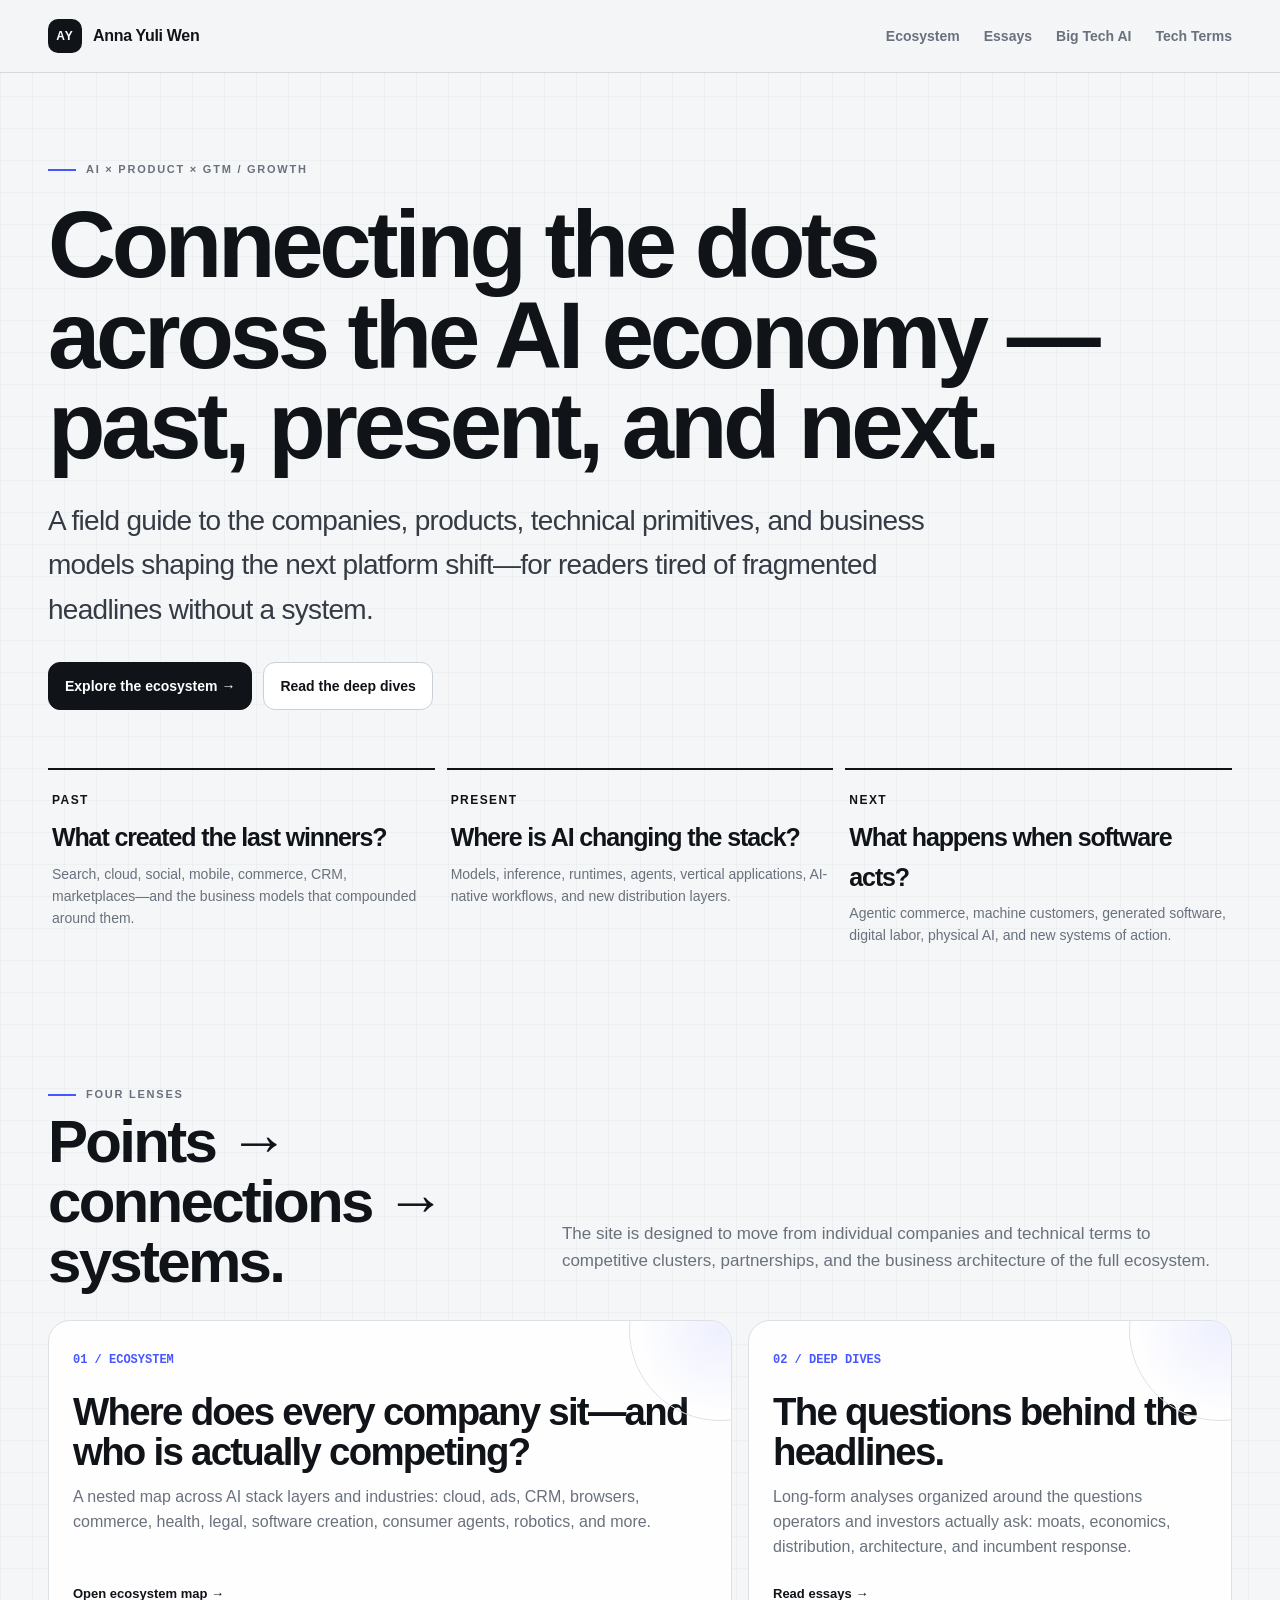
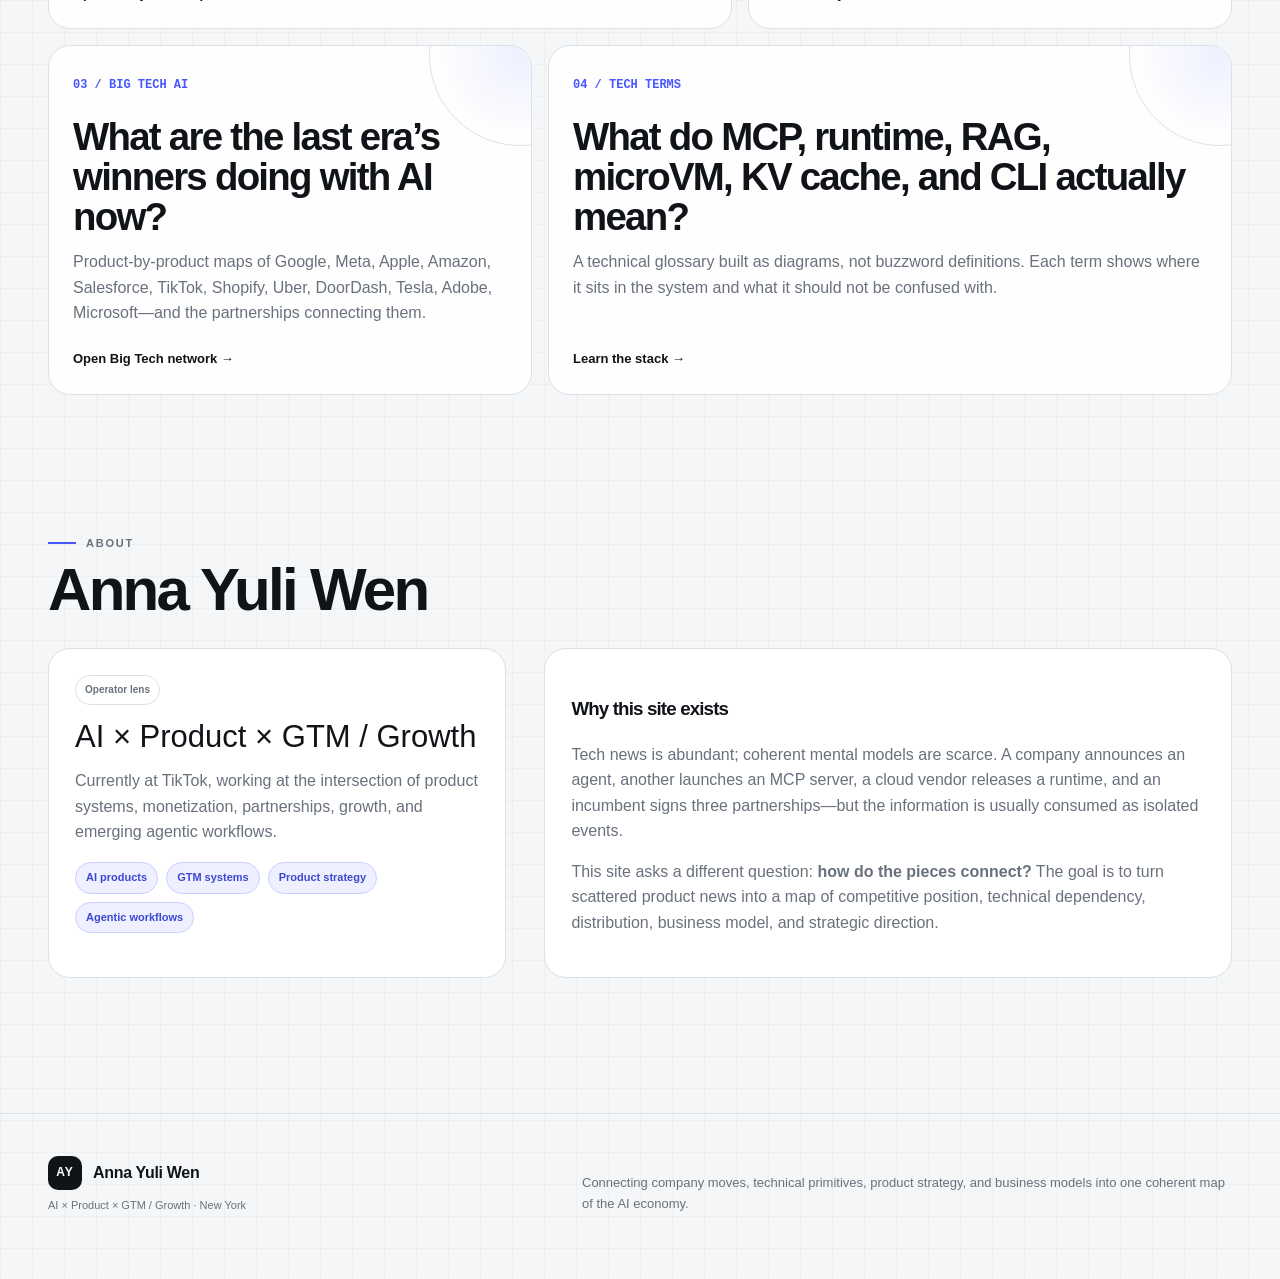
<file: index.html>
<!doctype html><html lang="en"><head><meta charset="utf-8"><meta name="viewport" content="width=device-width,initial-scale=1">
<title>Anna Yuli Wen — A Connected Map of the AI Economy</title><meta name="description" content="Company landscapes, emerging technologies, competitive dynamics and business logic across the AI economy.">
<link rel="icon" href="assets/mark.svg"><link rel="stylesheet" href="styles.css"></head><body><header class="site-header"><div class="site-shell header-inner">
<a class="brand" href="index.html"><span class="brand-mark">AY</span><span>Anna Yuli Wen</span></a>
<nav class="nav" aria-label="Primary"><a href="ecosystem.html">Ecosystem</a><a href="essays.html">Essays</a><a href="big-tech.html">Big Tech AI</a><a href="terms.html">Tech Terms</a></nav>
<button class="mobile-toggle" aria-label="Toggle navigation">☰</button></div></header>
<main>
<section class="hero"><div class="site-shell">
<div class="eyebrow">AI × Product × GTM / Growth</div>
<h1>Connecting the dots across the AI economy — past, present, and next.</h1>
<p class="lede">A field guide to the companies, products, technical primitives, and business models shaping the next platform shift—for readers tired of fragmented headlines without a system.</p>
<div class="hero-actions"><a class="btn primary" href="ecosystem.html">Explore the ecosystem →</a><a class="btn" href="essays.html">Read the deep dives</a></div>
<div class="time-rail"><div class="time-card"><b>Past</b><h3>What created the last winners?</h3><p>Search, cloud, social, mobile, commerce, CRM, marketplaces—and the business models that compounded around them.</p></div><div class="time-card"><b>Present</b><h3>Where is AI changing the stack?</h3><p>Models, inference, runtimes, agents, vertical applications, AI-native workflows, and new distribution layers.</p></div><div class="time-card"><b>Next</b><h3>What happens when software acts?</h3><p>Agentic commerce, machine customers, generated software, digital labor, physical AI, and new systems of action.</p></div></div>
</div></section>
<section class="section"><div class="site-shell"><div class="section-head"><div><div class="eyebrow">Four lenses</div><h2 class="section-title">Points → connections → systems.</h2></div><p class="section-sub">The site is designed to move from individual companies and technical terms to competitive clusters, partnerships, and the business architecture of the full ecosystem.</p></div>
<div class="feature-grid">
<a class="feature-card" href="ecosystem.html"><div><span class="num">01 / ECOSYSTEM</span><h3>Where does every company sit—and who is actually competing?</h3><p>A nested map across AI stack layers and industries: cloud, ads, CRM, browsers, commerce, health, legal, software creation, consumer agents, robotics, and more.</p></div><span class="arrow-link">Open ecosystem map →</span></a>
<a class="feature-card" href="essays.html"><div><span class="num">02 / DEEP DIVES</span><h3>The questions behind the headlines.</h3><p>Long-form analyses organized around the questions operators and investors actually ask: moats, economics, distribution, architecture, and incumbent response.</p></div><span class="arrow-link">Read essays →</span></a>
<a class="feature-card" href="big-tech.html"><div><span class="num">03 / BIG TECH AI</span><h3>What are the last era’s winners doing with AI now?</h3><p>Product-by-product maps of Google, Meta, Apple, Amazon, Salesforce, TikTok, Shopify, Uber, DoorDash, Tesla, Adobe, Microsoft—and the partnerships connecting them.</p></div><span class="arrow-link">Open Big Tech network →</span></a>
<a class="feature-card" href="terms.html"><div><span class="num">04 / TECH TERMS</span><h3>What do MCP, runtime, RAG, microVM, KV cache, and CLI actually mean?</h3><p>A technical glossary built as diagrams, not buzzword definitions. Each term shows where it sits in the system and what it should not be confused with.</p></div><span class="arrow-link">Learn the stack →</span></a>
</div></div></section>
<section class="section" id="about"><div class="site-shell"><div class="section-head"><div><div class="eyebrow">About</div><h2 class="section-title">Anna Yuli Wen</h2></div></div><div class="about-grid"><div class="profile-card"><span class="update-badge">Operator lens</span><div class="profile-role">AI × Product × GTM / Growth</div><p>Currently at TikTok, working at the intersection of product systems, monetization, partnerships, growth, and emerging agentic workflows.</p><div class="profile-tags"><span class="tag">AI products</span><span class="tag">GTM systems</span><span class="tag">Product strategy</span><span class="tag">Agentic workflows</span></div></div><div class="plain-card"><h3>Why this site exists</h3><p>Tech news is abundant; coherent mental models are scarce. A company announces an agent, another launches an MCP server, a cloud vendor releases a runtime, and an incumbent signs three partnerships—but the information is usually consumed as isolated events.</p><p>This site asks a different question: <strong>how do the pieces connect?</strong> The goal is to turn scattered product news into a map of competitive position, technical dependency, distribution, business model, and strategic direction.</p></div></div></div></section>
</main><footer class="footer"><div class="site-shell footer-inner"><div><div class="brand"><span class="brand-mark">AY</span><span>Anna Yuli Wen</span></div><p class="footer-note">AI × Product × GTM / Growth · New York</p></div><p>Connecting company moves, technical primitives, product strategy, and business models into one coherent map of the AI economy.</p></div></footer><script src="site-data.js"></script><script src="script.js"></script></body></html>
</file>
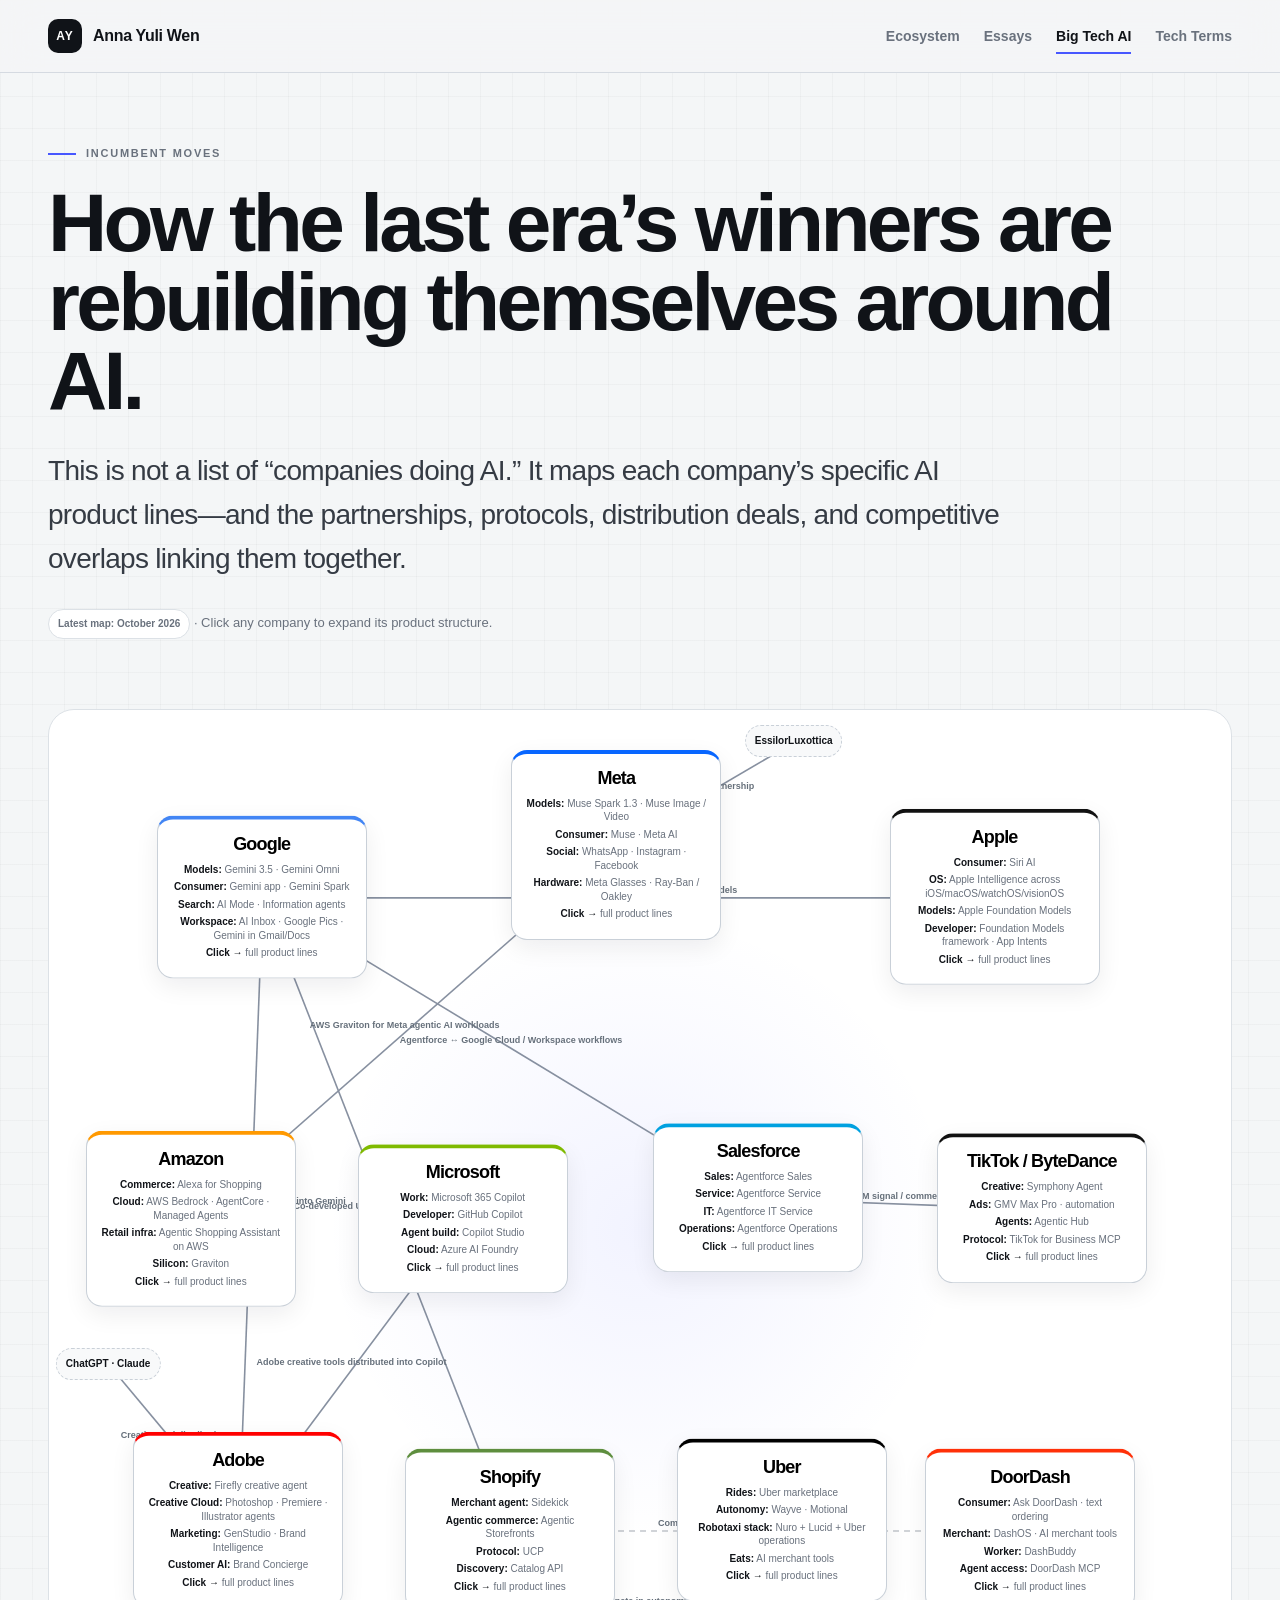
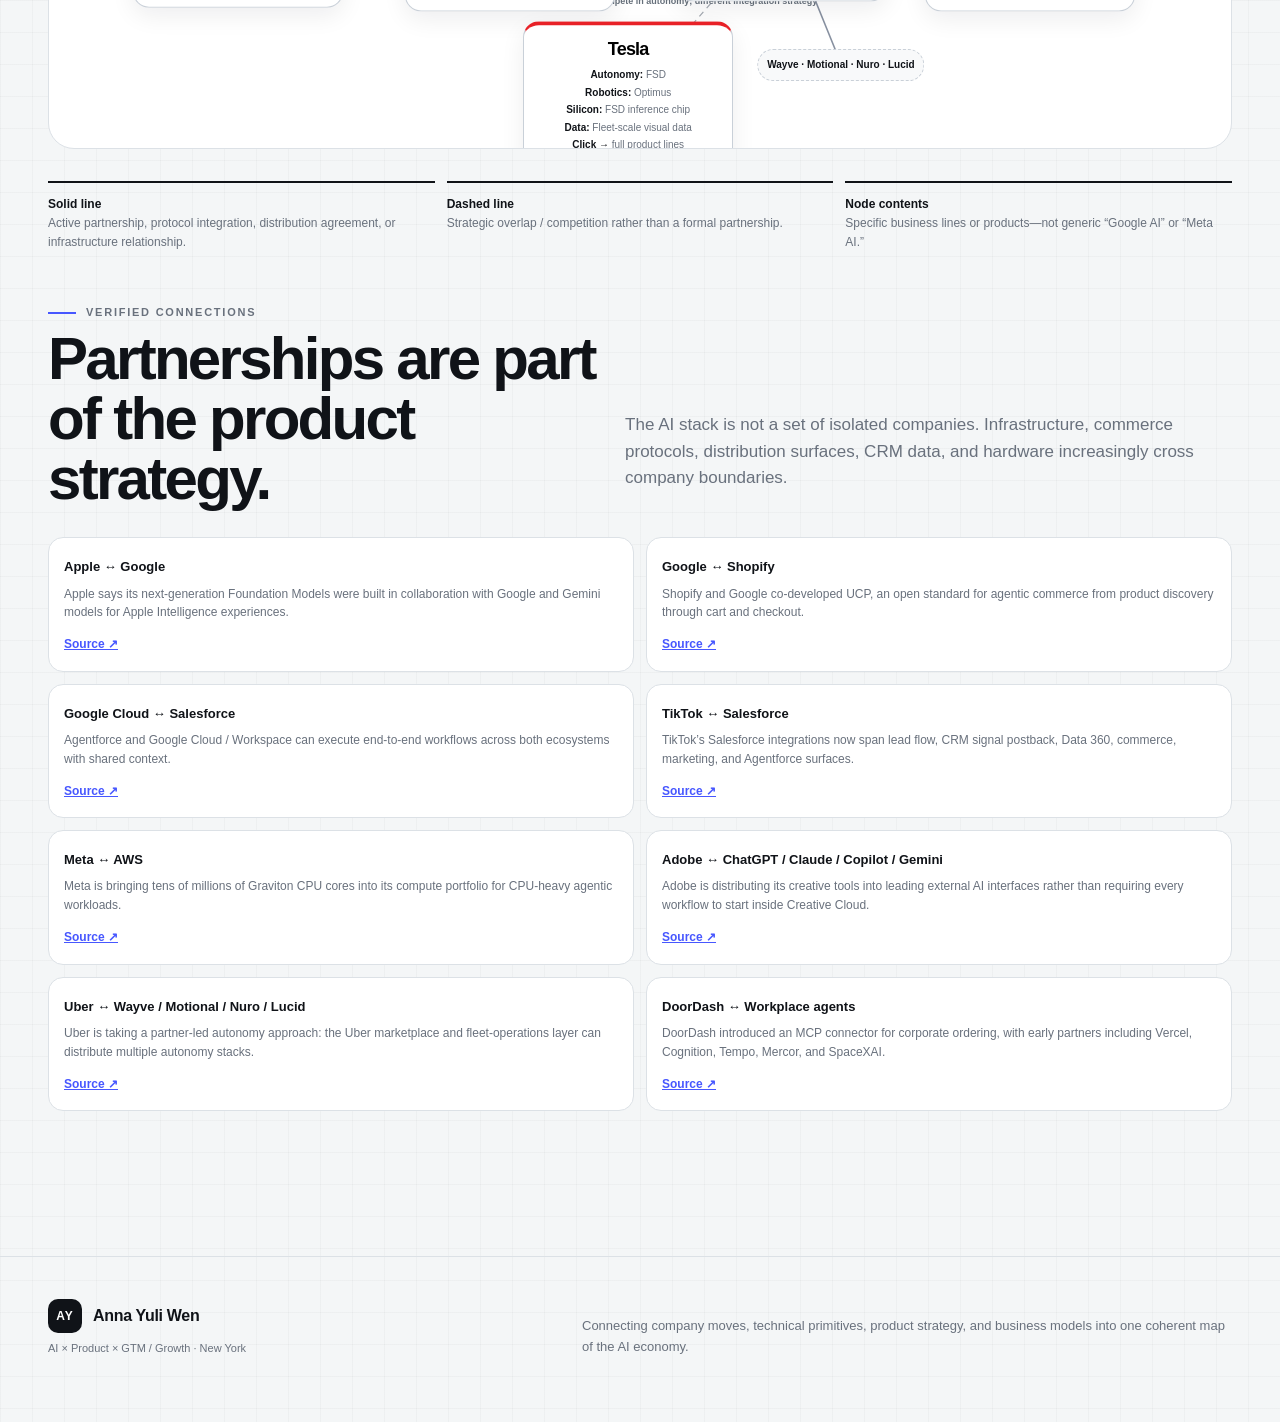
<file: big-tech.html>
<!doctype html><html lang="en"><head><meta charset="utf-8"><meta name="viewport" content="width=device-width,initial-scale=1">
<title>Big Tech AI Network — Anna Yuli Wen</title><meta name="description" content="A structured network of major technology companies, their AI product lines, and the partnerships connecting the next AI economy.">
<link rel="icon" href="assets/mark.svg"><link rel="stylesheet" href="styles.css"></head><body><header class="site-header"><div class="site-shell header-inner">
<a class="brand" href="index.html"><span class="brand-mark">AY</span><span>Anna Yuli Wen</span></a>
<nav class="nav" aria-label="Primary"><a href="ecosystem.html">Ecosystem</a><a href="essays.html">Essays</a><a href="big-tech.html">Big Tech AI</a><a href="terms.html">Tech Terms</a></nav>
<button class="mobile-toggle" aria-label="Toggle navigation">☰</button></div></header>
<main><section class="page-hero"><div class="site-shell"><div class="eyebrow">Incumbent moves</div><h1>How the last era’s winners are rebuilding themselves around AI.</h1><p class="lede">This is not a list of “companies doing AI.” It maps each company’s specific AI product lines—and the partnerships, protocols, distribution deals, and competitive overlaps linking them together.</p><div class="page-meta"><span class="update-badge">Latest map: October 2026</span> · Click any company to expand its product structure.</div></div></section>
<section class="network-wrap"><div class="site-shell"><div class="network-scroll"><div id="bigtech-network" class="network-canvas"><svg id="network-svg" class="network-svg"></svg></div></div><div class="network-key"><div><b>Solid line</b><br>Active partnership, protocol integration, distribution agreement, or infrastructure relationship.</div><div><b>Dashed line</b><br>Strategic overlap / competition rather than a formal partnership.</div><div><b>Node contents</b><br>Specific business lines or products—not generic “Google AI” or “Meta AI.”</div></div><div id="company-detail" class="company-detail"></div><div class="section-head" style="margin-top:52px"><div><div class="eyebrow">Verified connections</div><h2 class="section-title">Partnerships are part of the product strategy.</h2></div><p class="section-sub">The AI stack is not a set of isolated companies. Infrastructure, commerce protocols, distribution surfaces, CRM data, and hardware increasingly cross company boundaries.</p></div><div class="connection-ledger">
<div class="connection-card"><b>Apple ↔ Google</b><p>Apple says its next-generation Foundation Models were built in collaboration with Google and Gemini models for Apple Intelligence experiences.</p><a class="source-link" target="_blank" href="https://www.apple.com/newsroom/2026/09/siri-ai-a-profoundly-more-capable-and-personal-assistant-is-here/">Source ↗</a></div>
<div class="connection-card"><b>Google ↔ Shopify</b><p>Shopify and Google co-developed UCP, an open standard for agentic commerce from product discovery through cart and checkout.</p><a class="source-link" target="_blank" href="https://www.shopify.com/news/ai-commerce-at-scale">Source ↗</a></div>
<div class="connection-card"><b>Google Cloud ↔ Salesforce</b><p>Agentforce and Google Cloud / Workspace can execute end-to-end workflows across both ecosystems with shared context.</p><a class="source-link" target="_blank" href="https://www.salesforce.com/news/press-releases/2026/04/22/salesforce-google-cloud-launch-new-integrations-deep-context/">Source ↗</a></div>
<div class="connection-card"><b>TikTok ↔ Salesforce</b><p>TikTok’s Salesforce integrations now span lead flow, CRM signal postback, Data 360, commerce, marketing, and Agentforce surfaces.</p><a class="source-link" target="_blank" href="https://ads.tiktok.com/business/en/blog/salesforce-crm-integration">Source ↗</a></div>
<div class="connection-card"><b>Meta ↔ AWS</b><p>Meta is bringing tens of millions of Graviton CPU cores into its compute portfolio for CPU-heavy agentic workloads.</p><a class="source-link" target="_blank" href="https://about.fb.com/news/2026/04/meta-partners-with-aws-on-graviton-chips-to-power-agentic-ai/">Source ↗</a></div>
<div class="connection-card"><b>Adobe ↔ ChatGPT / Claude / Copilot / Gemini</b><p>Adobe is distributing its creative tools into leading external AI interfaces rather than requiring every workflow to start inside Creative Cloud.</p><a class="source-link" target="_blank" href="https://news.adobe.com/news/2026/06/adobe-unveils-major-expansion">Source ↗</a></div>
<div class="connection-card"><b>Uber ↔ Wayve / Motional / Nuro / Lucid</b><p>Uber is taking a partner-led autonomy approach: the Uber marketplace and fleet-operations layer can distribute multiple autonomy stacks.</p><a class="source-link" target="_blank" href="https://www.uber.com/us/en/newsroom/autonomous/">Source ↗</a></div>
<div class="connection-card"><b>DoorDash ↔ Workplace agents</b><p>DoorDash introduced an MCP connector for corporate ordering, with early partners including Vercel, Cognition, Tempo, Mercor, and SpaceXAI.</p><a class="source-link" target="_blank" href="https://about.doordash.com/en-us/news/doordash-ordering-connector">Source ↗</a></div>
</div></div></section></main><footer class="footer"><div class="site-shell footer-inner"><div><div class="brand"><span class="brand-mark">AY</span><span>Anna Yuli Wen</span></div><p class="footer-note">AI × Product × GTM / Growth · New York</p></div><p>Connecting company moves, technical primitives, product strategy, and business models into one coherent map of the AI economy.</p></div></footer><script src="site-data.js"></script><script src="script.js"></script></body></html>
</file>
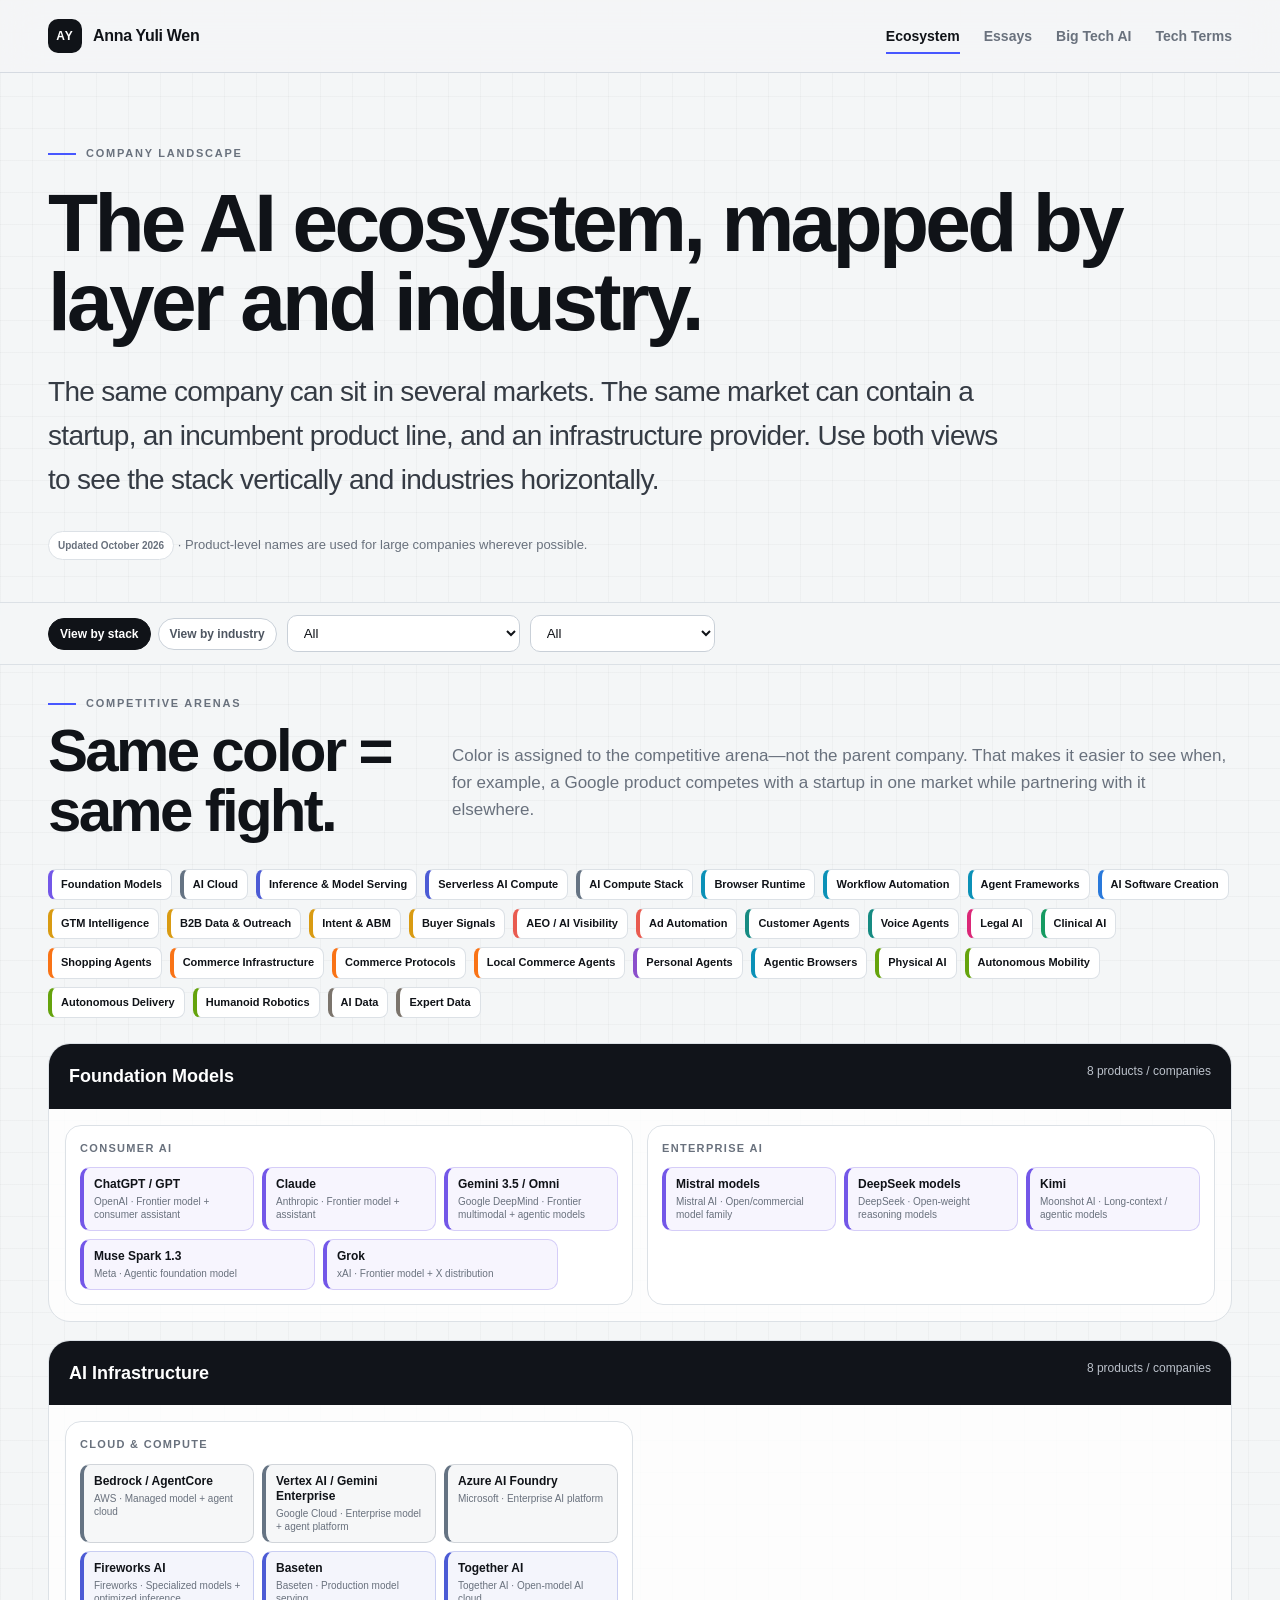
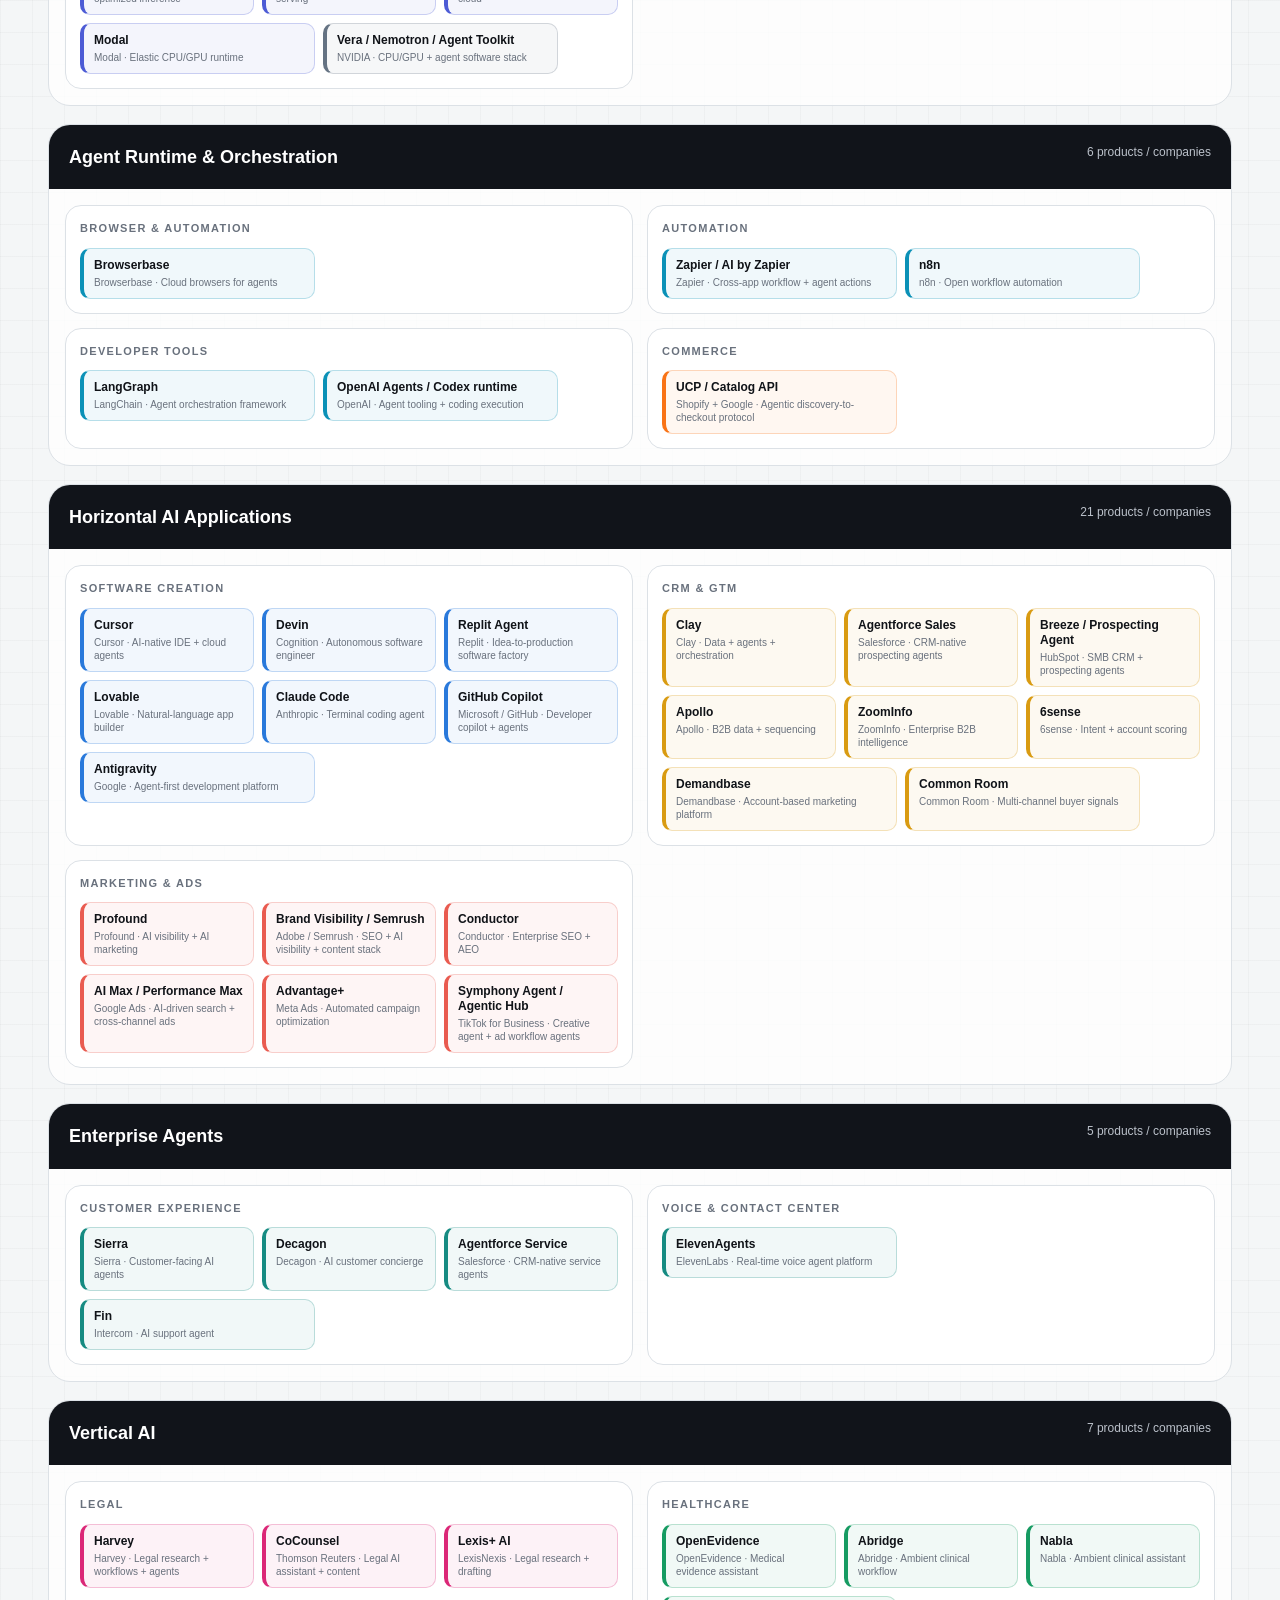
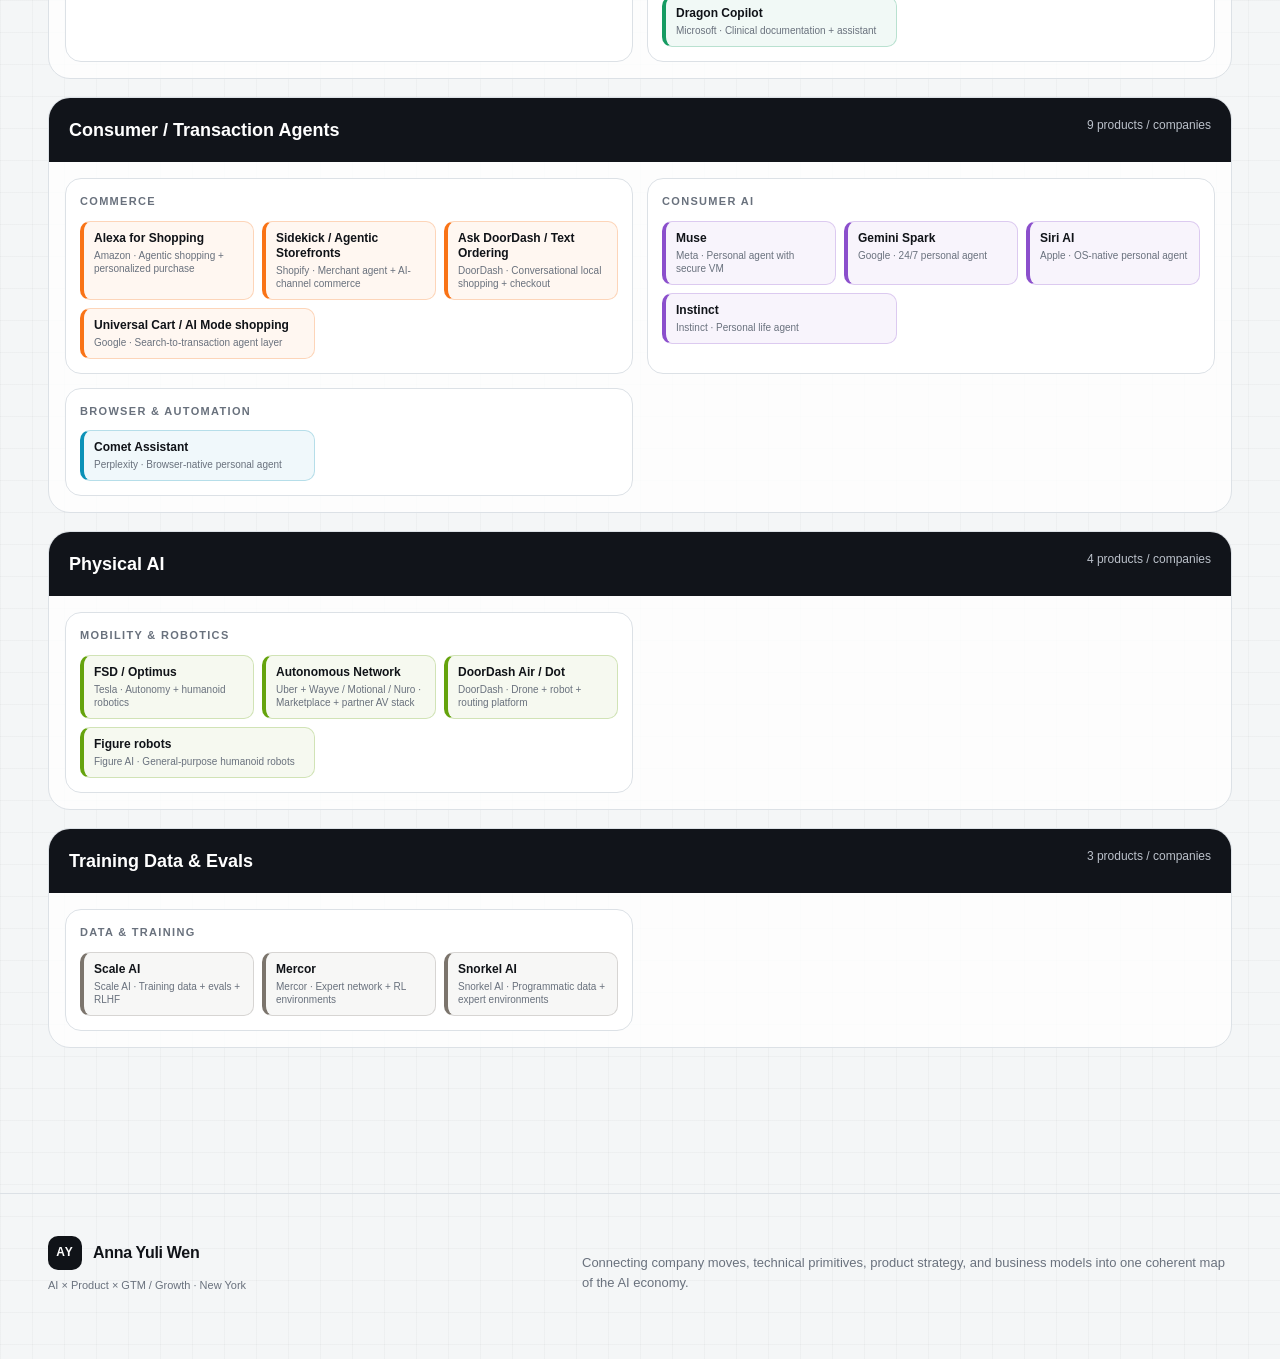
<file: ecosystem.html>
<!doctype html><html lang="en"><head><meta charset="utf-8"><meta name="viewport" content="width=device-width,initial-scale=1">
<title>AI Ecosystem Map — Anna Yuli Wen</title><meta name="description" content="A nested AI company map by technology layer and industry, including incumbents, startups and product-level competitive clusters.">
<link rel="icon" href="assets/mark.svg"><link rel="stylesheet" href="styles.css"></head><body><header class="site-header"><div class="site-shell header-inner">
<a class="brand" href="index.html"><span class="brand-mark">AY</span><span>Anna Yuli Wen</span></a>
<nav class="nav" aria-label="Primary"><a href="ecosystem.html">Ecosystem</a><a href="essays.html">Essays</a><a href="big-tech.html">Big Tech AI</a><a href="terms.html">Tech Terms</a></nav>
<button class="mobile-toggle" aria-label="Toggle navigation">☰</button></div></header>
<main><section class="page-hero"><div class="site-shell"><div class="eyebrow">Company landscape</div><h1>The AI ecosystem, mapped by layer and industry.</h1><p class="lede">The same company can sit in several markets. The same market can contain a startup, an incumbent product line, and an infrastructure provider. Use both views to see the stack vertically and industries horizontally.</p><div class="page-meta"><span class="update-badge">Updated October 2026</span> · Product-level names are used for large companies wherever possible.</div></div></section>
<div class="toolbar"><div class="site-shell toolbar-inner"><div class="filter-group"><button class="view-btn active" data-view="stack">View by stack</button><button class="view-btn" data-view="industry">View by industry</button></div><select class="select" id="layer-filter"></select><select class="select" id="industry-filter"></select></div></div>
<section class="map-section"><div class="site-shell"><div class="section-head"><div><div class="eyebrow">Competitive arenas</div><h2 class="section-title">Same color = same fight.</h2></div><p class="section-sub">Color is assigned to the competitive arena—not the parent company. That makes it easier to see when, for example, a Google product competes with a startup in one market while partnering with it elsewhere.</p></div><div id="arena-legend" class="map-legend"></div><div id="ecosystem-map"></div></div></section></main><footer class="footer"><div class="site-shell footer-inner"><div><div class="brand"><span class="brand-mark">AY</span><span>Anna Yuli Wen</span></div><p class="footer-note">AI × Product × GTM / Growth · New York</p></div><p>Connecting company moves, technical primitives, product strategy, and business models into one coherent map of the AI economy.</p></div></footer><script src="site-data.js"></script><script src="script.js"></script></body></html>
</file>
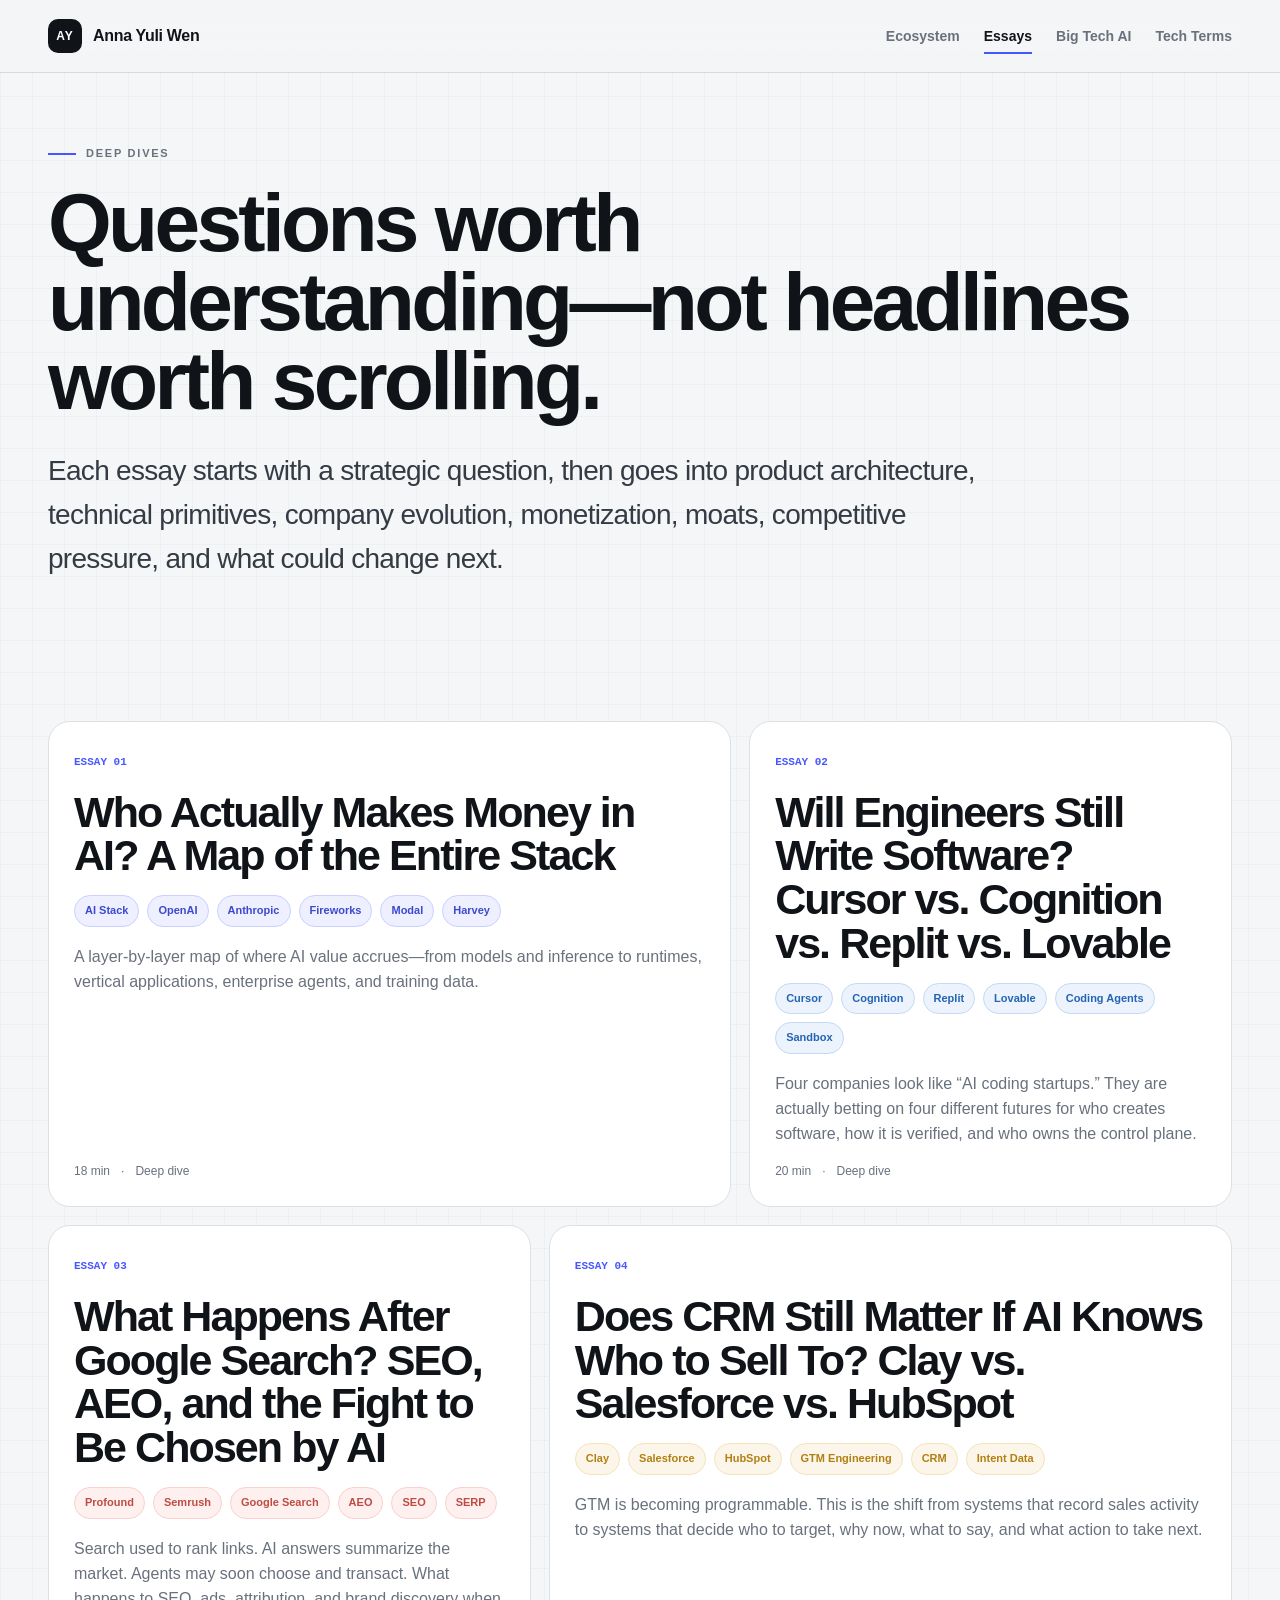
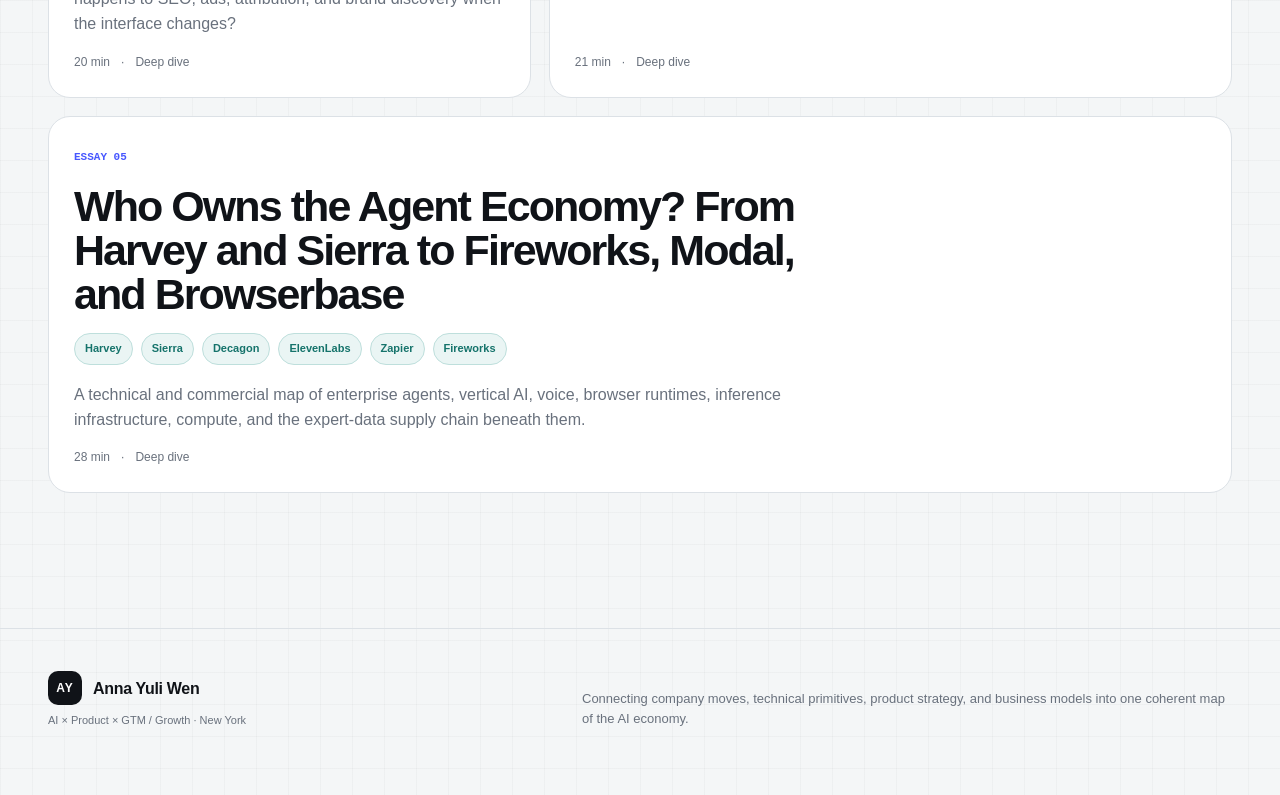
<file: essays.html>
<!doctype html><html lang="en"><head><meta charset="utf-8"><meta name="viewport" content="width=device-width,initial-scale=1">
<title>Deep Dives — Anna Yuli Wen</title><meta name="description" content="Long-form analyses of AI companies, technical architecture, competitive strategy, GTM, search and agent infrastructure.">
<link rel="icon" href="assets/mark.svg"><link rel="stylesheet" href="styles.css"></head><body><header class="site-header"><div class="site-shell header-inner">
<a class="brand" href="index.html"><span class="brand-mark">AY</span><span>Anna Yuli Wen</span></a>
<nav class="nav" aria-label="Primary"><a href="ecosystem.html">Ecosystem</a><a href="essays.html">Essays</a><a href="big-tech.html">Big Tech AI</a><a href="terms.html">Tech Terms</a></nav>
<button class="mobile-toggle" aria-label="Toggle navigation">☰</button></div></header>
<main><section class="page-hero"><div class="site-shell"><div class="eyebrow">Deep dives</div><h1>Questions worth understanding—not headlines worth scrolling.</h1><p class="lede">Each essay starts with a strategic question, then goes into product architecture, technical primitives, company evolution, monetization, moats, competitive pressure, and what could change next.</p></div></section><section class="section"><div class="site-shell"><div class="article-grid"><a class="article-card" href="articles/ai-startup-stack.html"><div><span class="article-index">ESSAY 01</span><h2>Who Actually Makes Money in AI? A Map of the Entire Stack</h2><div class="tag-row"><span class="article-tag" style="--tag-color:#4757ff">AI Stack</span><span class="article-tag" style="--tag-color:#4757ff">OpenAI</span><span class="article-tag" style="--tag-color:#4757ff">Anthropic</span><span class="article-tag" style="--tag-color:#4757ff">Fireworks</span><span class="article-tag" style="--tag-color:#4757ff">Modal</span><span class="article-tag" style="--tag-color:#4757ff">Harvey</span></div><p>A layer-by-layer map of where AI value accrues—from models and inference to runtimes, vertical applications, enterprise agents, and training data.</p></div><div class="article-foot"><span>18 min</span><span>·</span><span>Deep dive</span></div></a><a class="article-card" href="articles/software-creation.html"><div><span class="article-index">ESSAY 02</span><h2>Will Engineers Still Write Software? Cursor vs. Cognition vs. Replit vs. Lovable</h2><div class="tag-row"><span class="article-tag" style="--tag-color:#2979db">Cursor</span><span class="article-tag" style="--tag-color:#2979db">Cognition</span><span class="article-tag" style="--tag-color:#2979db">Replit</span><span class="article-tag" style="--tag-color:#2979db">Lovable</span><span class="article-tag" style="--tag-color:#2979db">Coding Agents</span><span class="article-tag" style="--tag-color:#2979db">Sandbox</span></div><p>Four companies look like “AI coding startups.” They are actually betting on four different futures for who creates software, how it is verified, and who owns the control plane.</p></div><div class="article-foot"><span>20 min</span><span>·</span><span>Deep dive</span></div></a><a class="article-card" href="articles/seo-aeo-agentic-discovery.html"><div><span class="article-index">ESSAY 03</span><h2>What Happens After Google Search? SEO, AEO, and the Fight to Be Chosen by AI</h2><div class="tag-row"><span class="article-tag" style="--tag-color:#e95b50">Profound</span><span class="article-tag" style="--tag-color:#e95b50">Semrush</span><span class="article-tag" style="--tag-color:#e95b50">Google Search</span><span class="article-tag" style="--tag-color:#e95b50">AEO</span><span class="article-tag" style="--tag-color:#e95b50">SEO</span><span class="article-tag" style="--tag-color:#e95b50">SERP</span></div><p>Search used to rank links. AI answers summarize the market. Agents may soon choose and transact. What happens to SEO, ads, attribution, and brand discovery when the interface changes?</p></div><div class="article-foot"><span>20 min</span><span>·</span><span>Deep dive</span></div></a><a class="article-card" href="articles/ai-gtm.html"><div><span class="article-index">ESSAY 04</span><h2>Does CRM Still Matter If AI Knows Who to Sell To? Clay vs. Salesforce vs. HubSpot</h2><div class="tag-row"><span class="article-tag" style="--tag-color:#d99b12">Clay</span><span class="article-tag" style="--tag-color:#d99b12">Salesforce</span><span class="article-tag" style="--tag-color:#d99b12">HubSpot</span><span class="article-tag" style="--tag-color:#d99b12">GTM Engineering</span><span class="article-tag" style="--tag-color:#d99b12">CRM</span><span class="article-tag" style="--tag-color:#d99b12">Intent Data</span></div><p>GTM is becoming programmable. This is the shift from systems that record sales activity to systems that decide who to target, why now, what to say, and what action to take next.</p></div><div class="article-foot"><span>21 min</span><span>·</span><span>Deep dive</span></div></a><a class="article-card" href="articles/agent-economy.html"><div><span class="article-index">ESSAY 05</span><h2>Who Owns the Agent Economy? From Harvey and Sierra to Fireworks, Modal, and Browserbase</h2><div class="tag-row"><span class="article-tag" style="--tag-color:#168b82">Harvey</span><span class="article-tag" style="--tag-color:#168b82">Sierra</span><span class="article-tag" style="--tag-color:#168b82">Decagon</span><span class="article-tag" style="--tag-color:#168b82">ElevenLabs</span><span class="article-tag" style="--tag-color:#168b82">Zapier</span><span class="article-tag" style="--tag-color:#168b82">Fireworks</span></div><p>A technical and commercial map of enterprise agents, vertical AI, voice, browser runtimes, inference infrastructure, compute, and the expert-data supply chain beneath them.</p></div><div class="article-foot"><span>28 min</span><span>·</span><span>Deep dive</span></div></a></div></div></section></main><footer class="footer"><div class="site-shell footer-inner"><div><div class="brand"><span class="brand-mark">AY</span><span>Anna Yuli Wen</span></div><p class="footer-note">AI × Product × GTM / Growth · New York</p></div><p>Connecting company moves, technical primitives, product strategy, and business models into one coherent map of the AI economy.</p></div></footer><script src="site-data.js"></script><script src="script.js"></script></body></html>
</file>
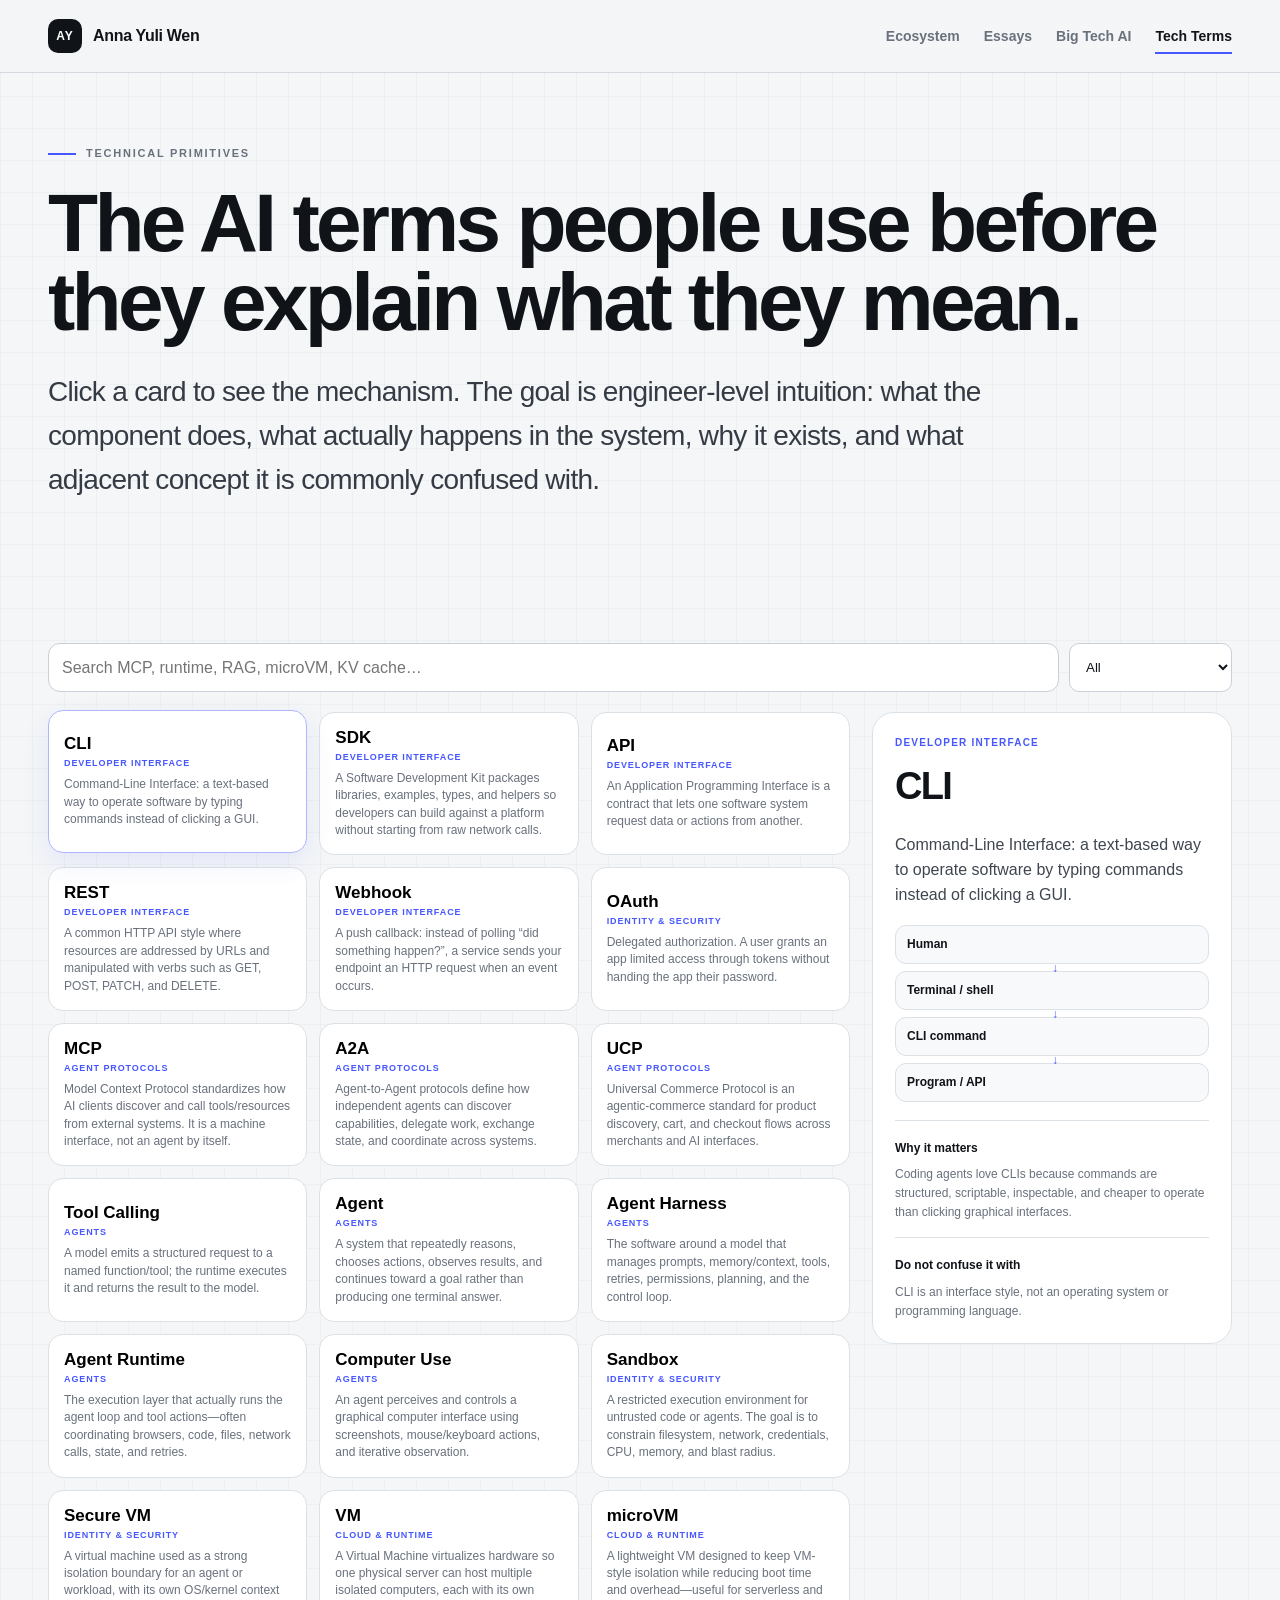
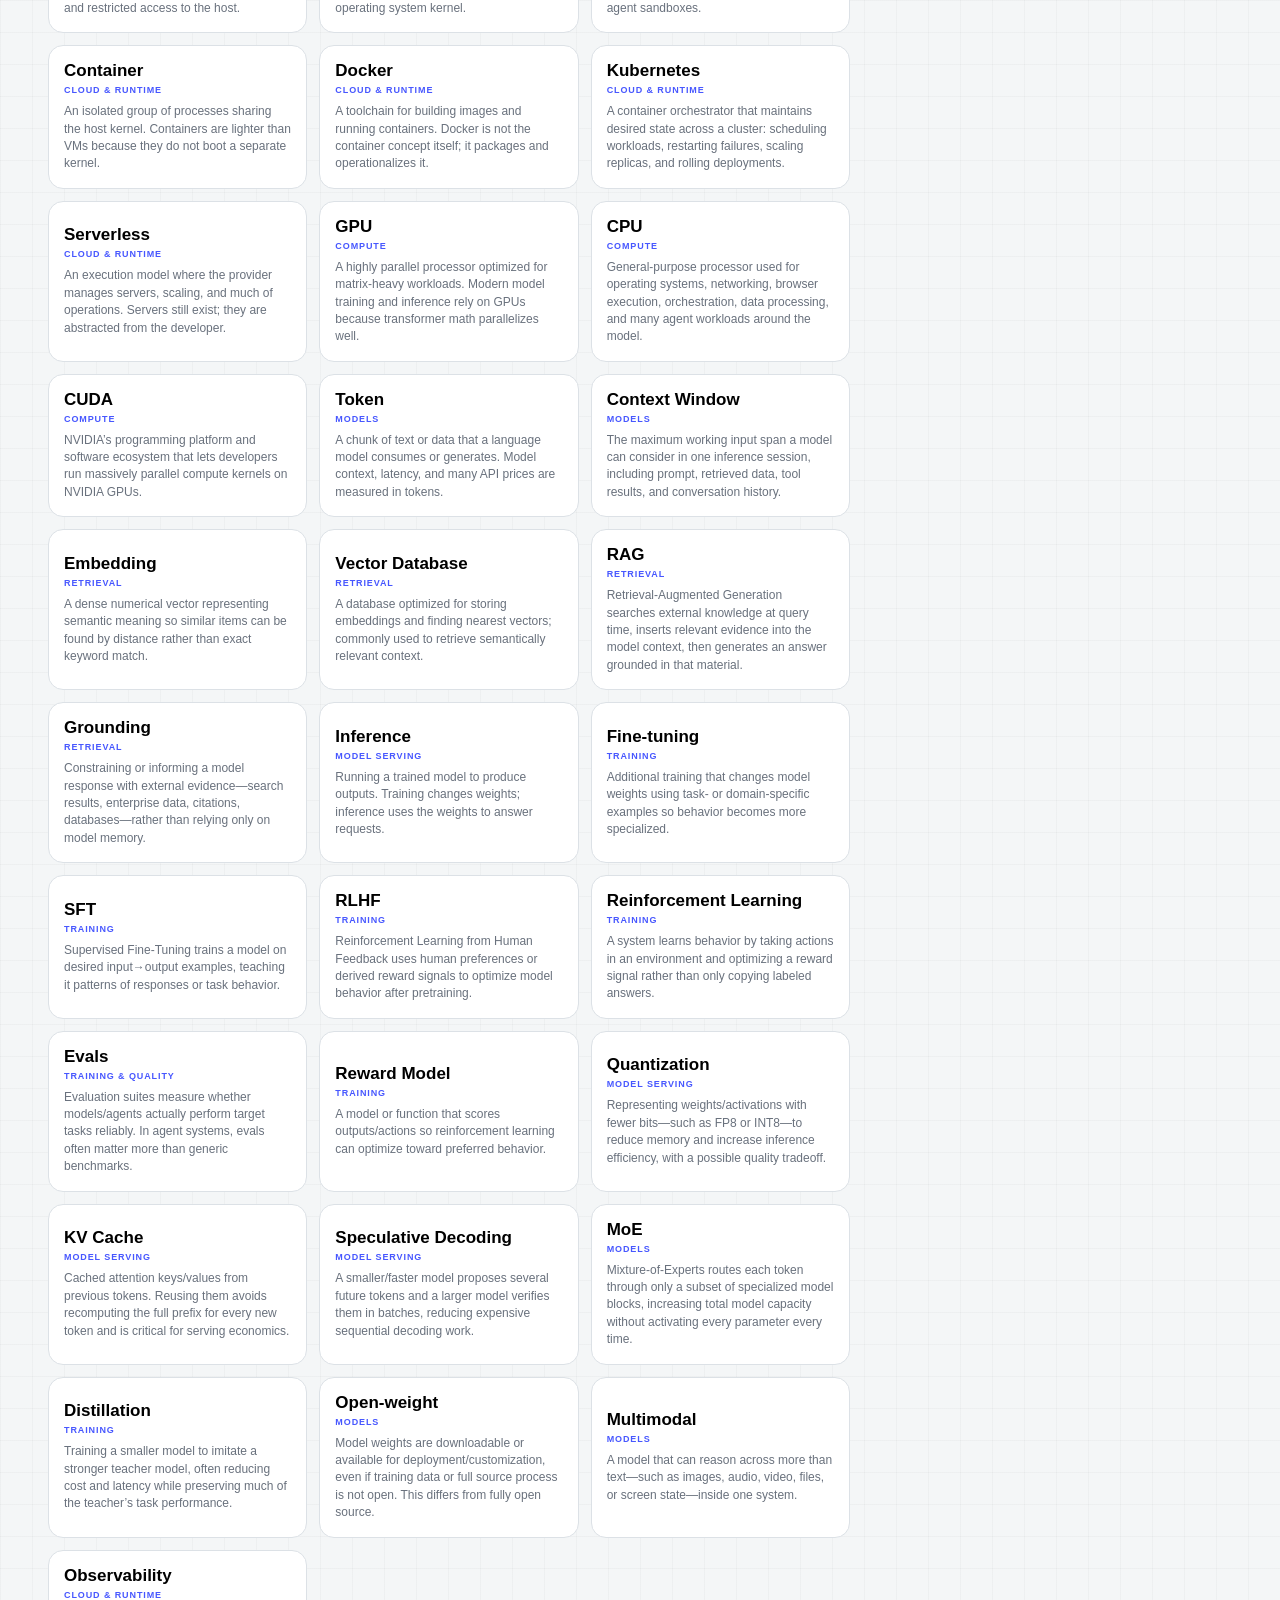
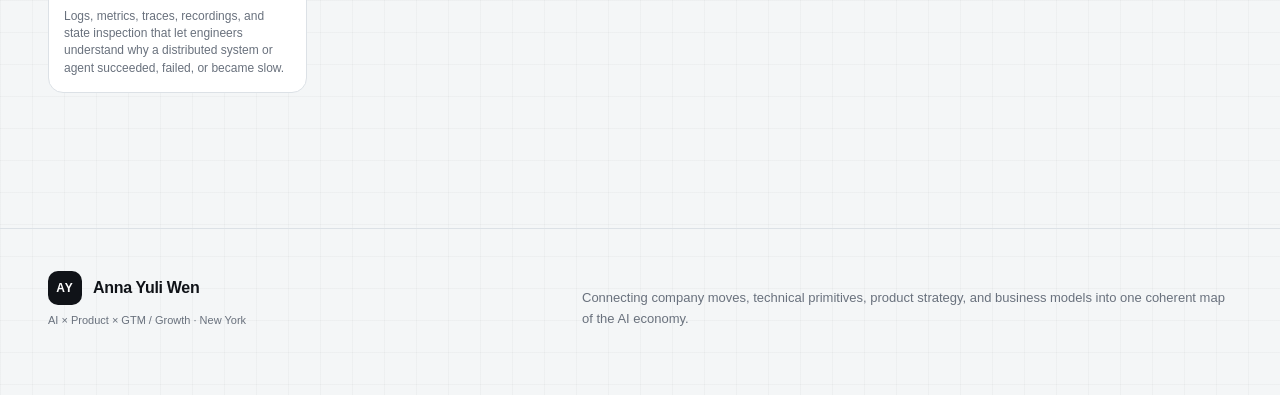
<file: terms.html>
<!doctype html><html lang="en"><head><meta charset="utf-8"><meta name="viewport" content="width=device-width,initial-scale=1">
<title>AI Tech Terms — Anna Yuli Wen</title><meta name="description" content="Technical term cards for AI, agents, cloud infrastructure, model serving, protocols, retrieval and training.">
<link rel="icon" href="assets/mark.svg"><link rel="stylesheet" href="styles.css"></head><body><header class="site-header"><div class="site-shell header-inner">
<a class="brand" href="index.html"><span class="brand-mark">AY</span><span>Anna Yuli Wen</span></a>
<nav class="nav" aria-label="Primary"><a href="ecosystem.html">Ecosystem</a><a href="essays.html">Essays</a><a href="big-tech.html">Big Tech AI</a><a href="terms.html">Tech Terms</a></nav>
<button class="mobile-toggle" aria-label="Toggle navigation">☰</button></div></header>
<main><section class="page-hero"><div class="site-shell"><div class="eyebrow">Technical primitives</div><h1>The AI terms people use before they explain what they mean.</h1><p class="lede">Click a card to see the mechanism. The goal is engineer-level intuition: what the component does, what actually happens in the system, why it exists, and what adjacent concept it is commonly confused with.</p></div></section><section class="section"><div class="site-shell"><div class="term-controls"><input id="term-search" class="search-input" placeholder="Search MCP, runtime, RAG, microVM, KV cache…"><select id="term-category" class="select"></select></div><div class="terms-layout"><div id="term-grid" class="term-grid"></div><aside id="term-detail" class="term-detail"></aside></div></div></section></main><footer class="footer"><div class="site-shell footer-inner"><div><div class="brand"><span class="brand-mark">AY</span><span>Anna Yuli Wen</span></div><p class="footer-note">AI × Product × GTM / Growth · New York</p></div><p>Connecting company moves, technical primitives, product strategy, and business models into one coherent map of the AI economy.</p></div></footer><script src="site-data.js"></script><script src="script.js"></script></body></html>
</file>
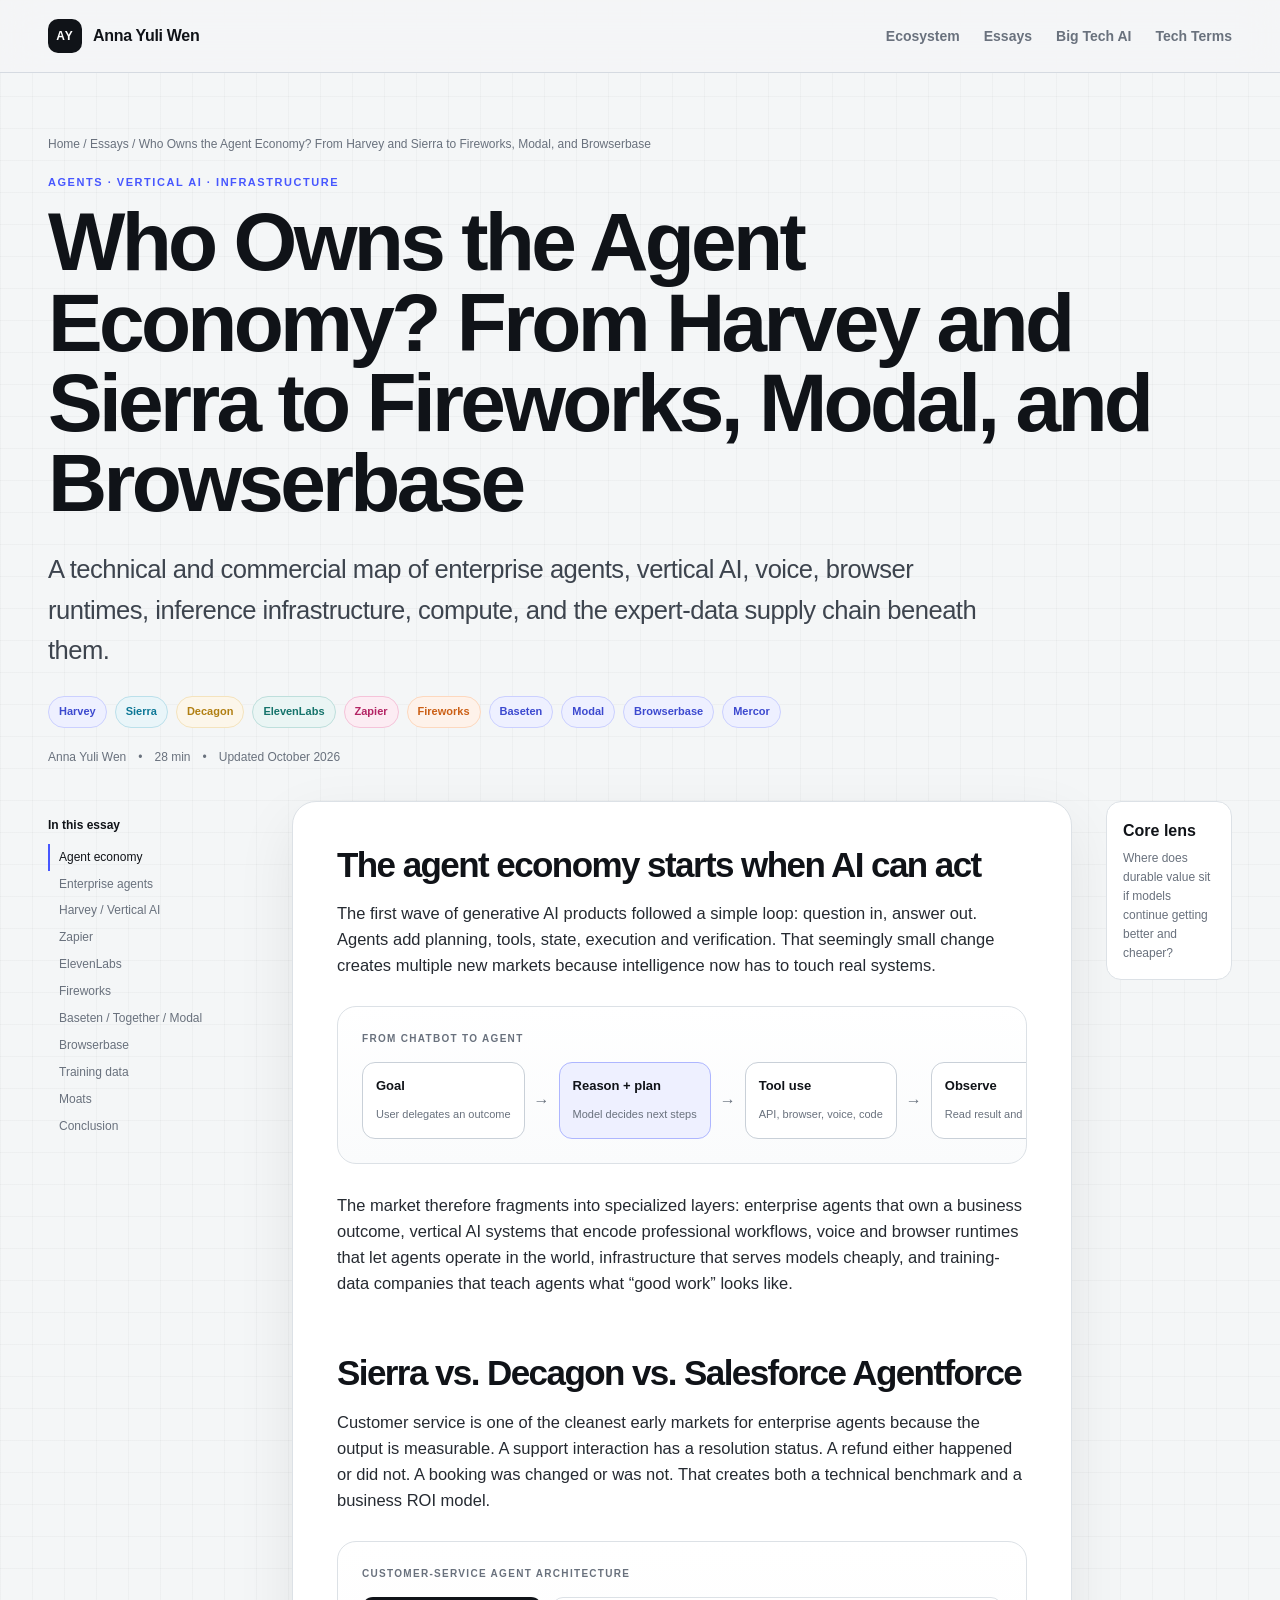
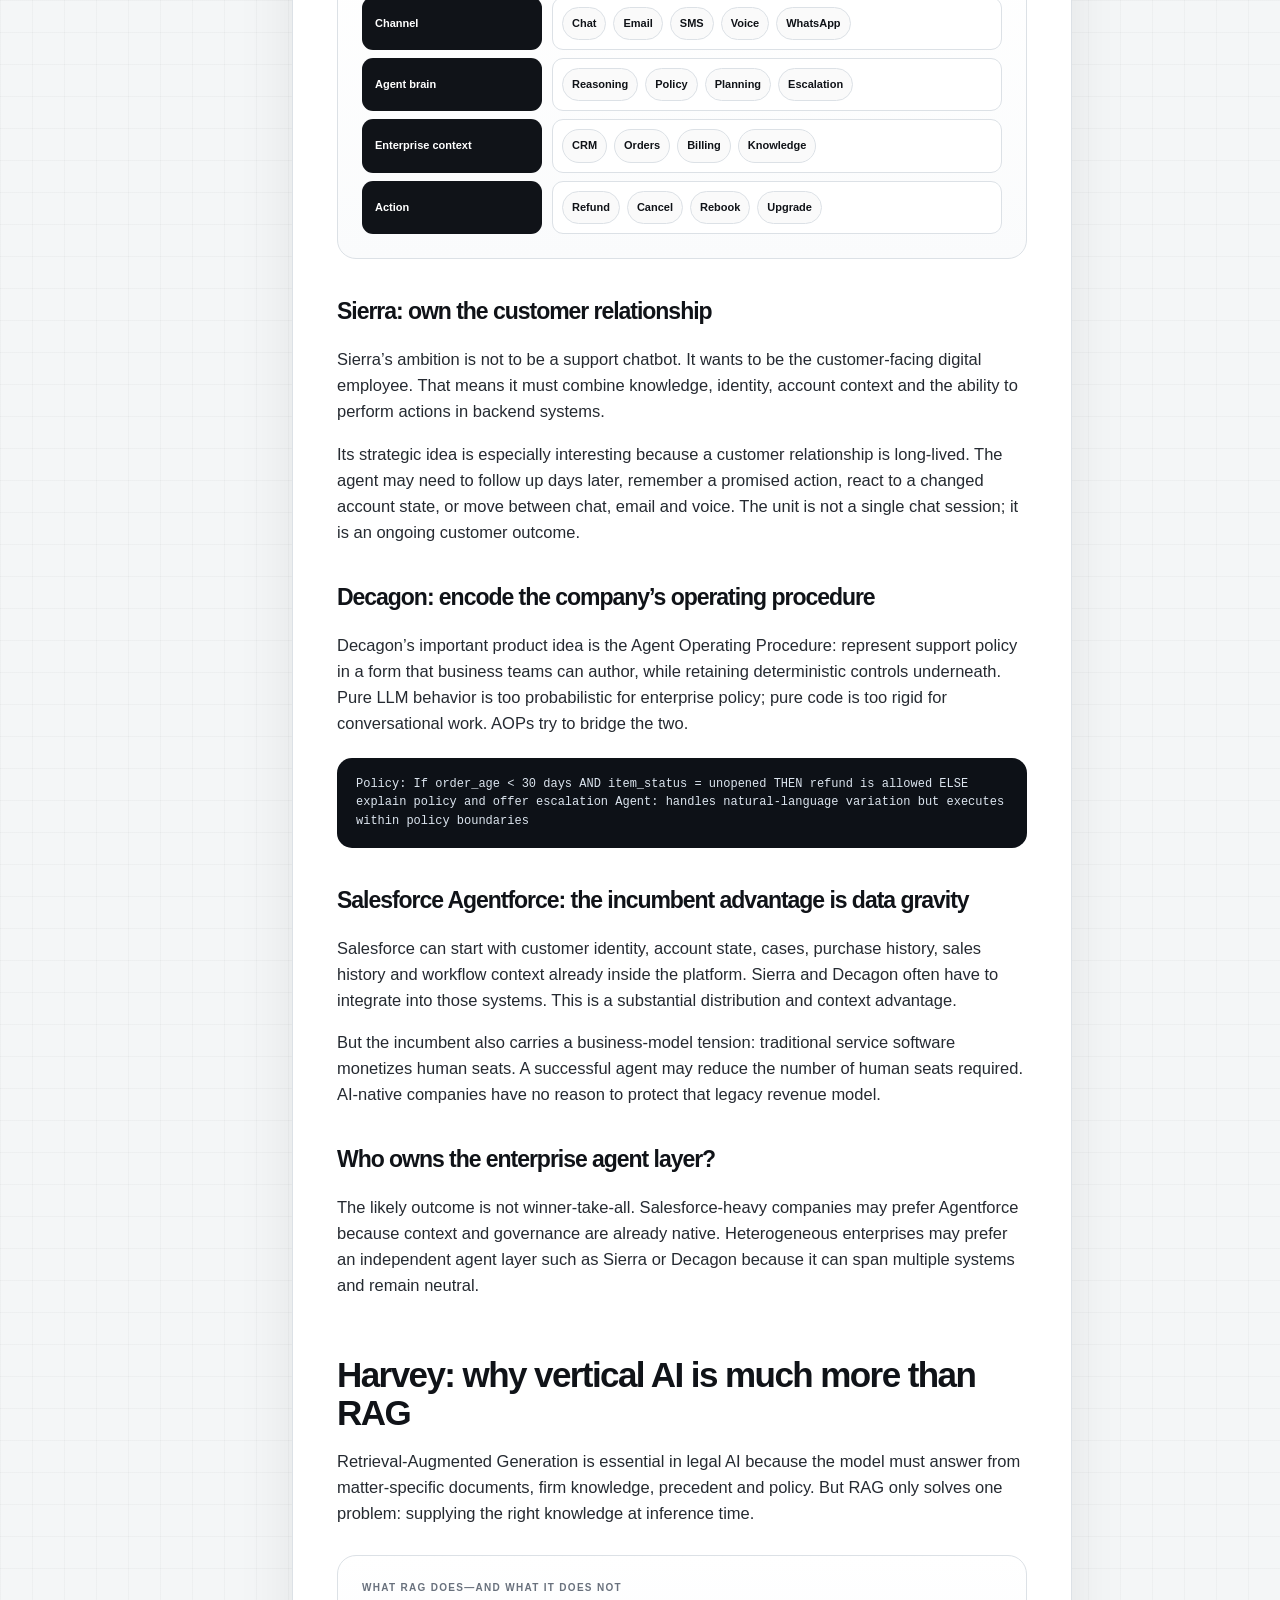
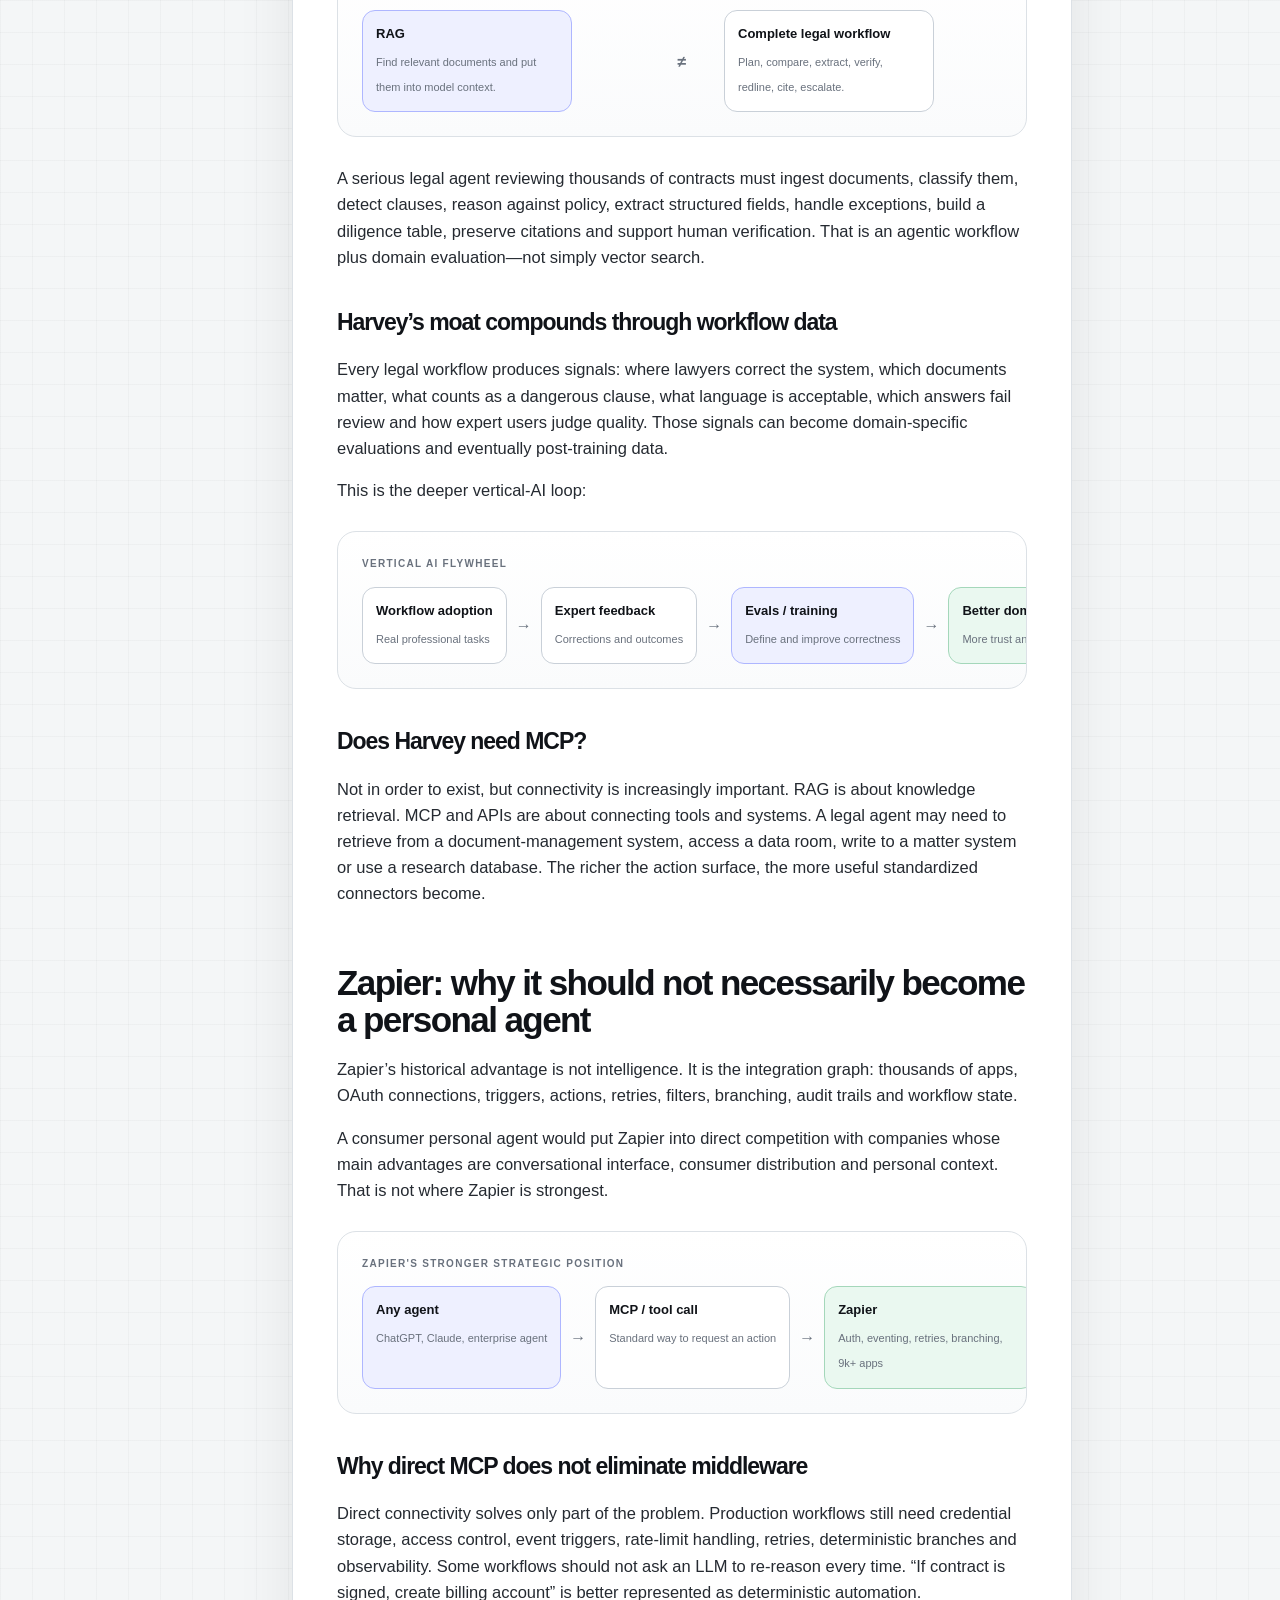
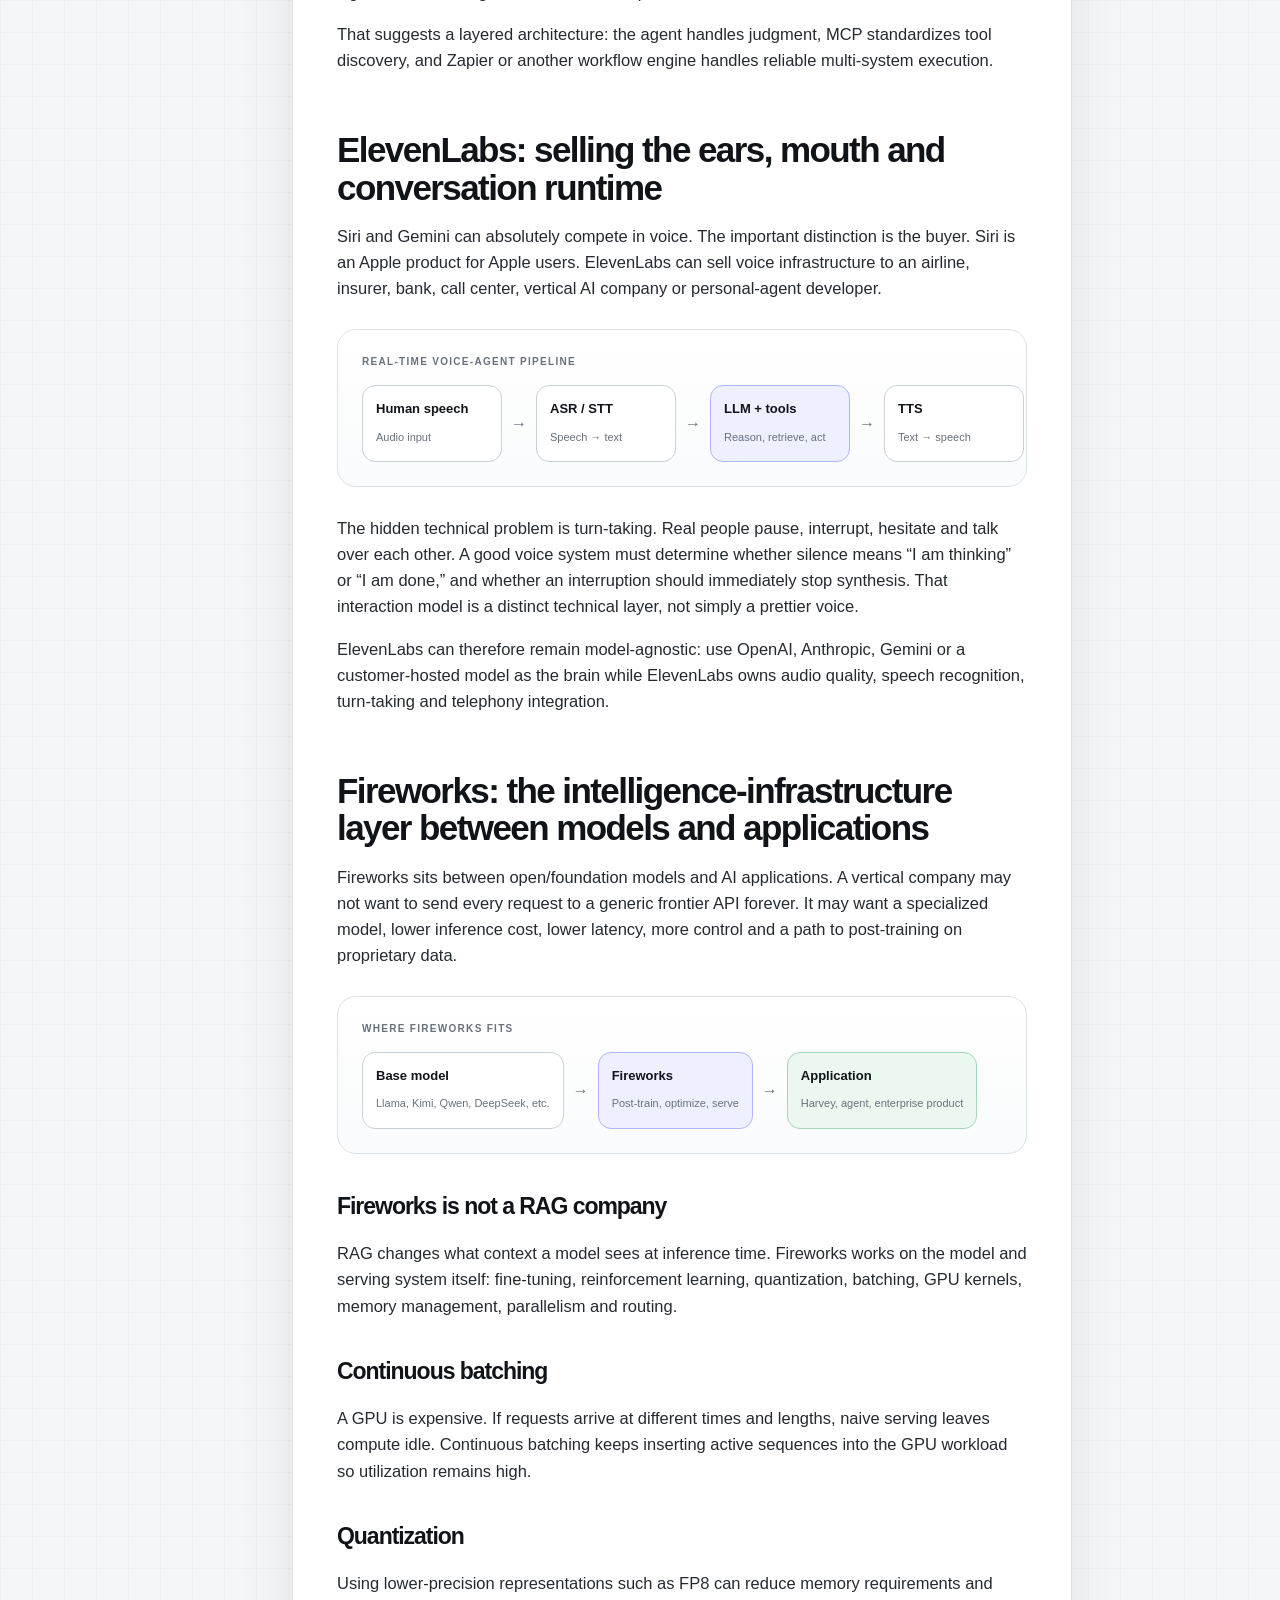
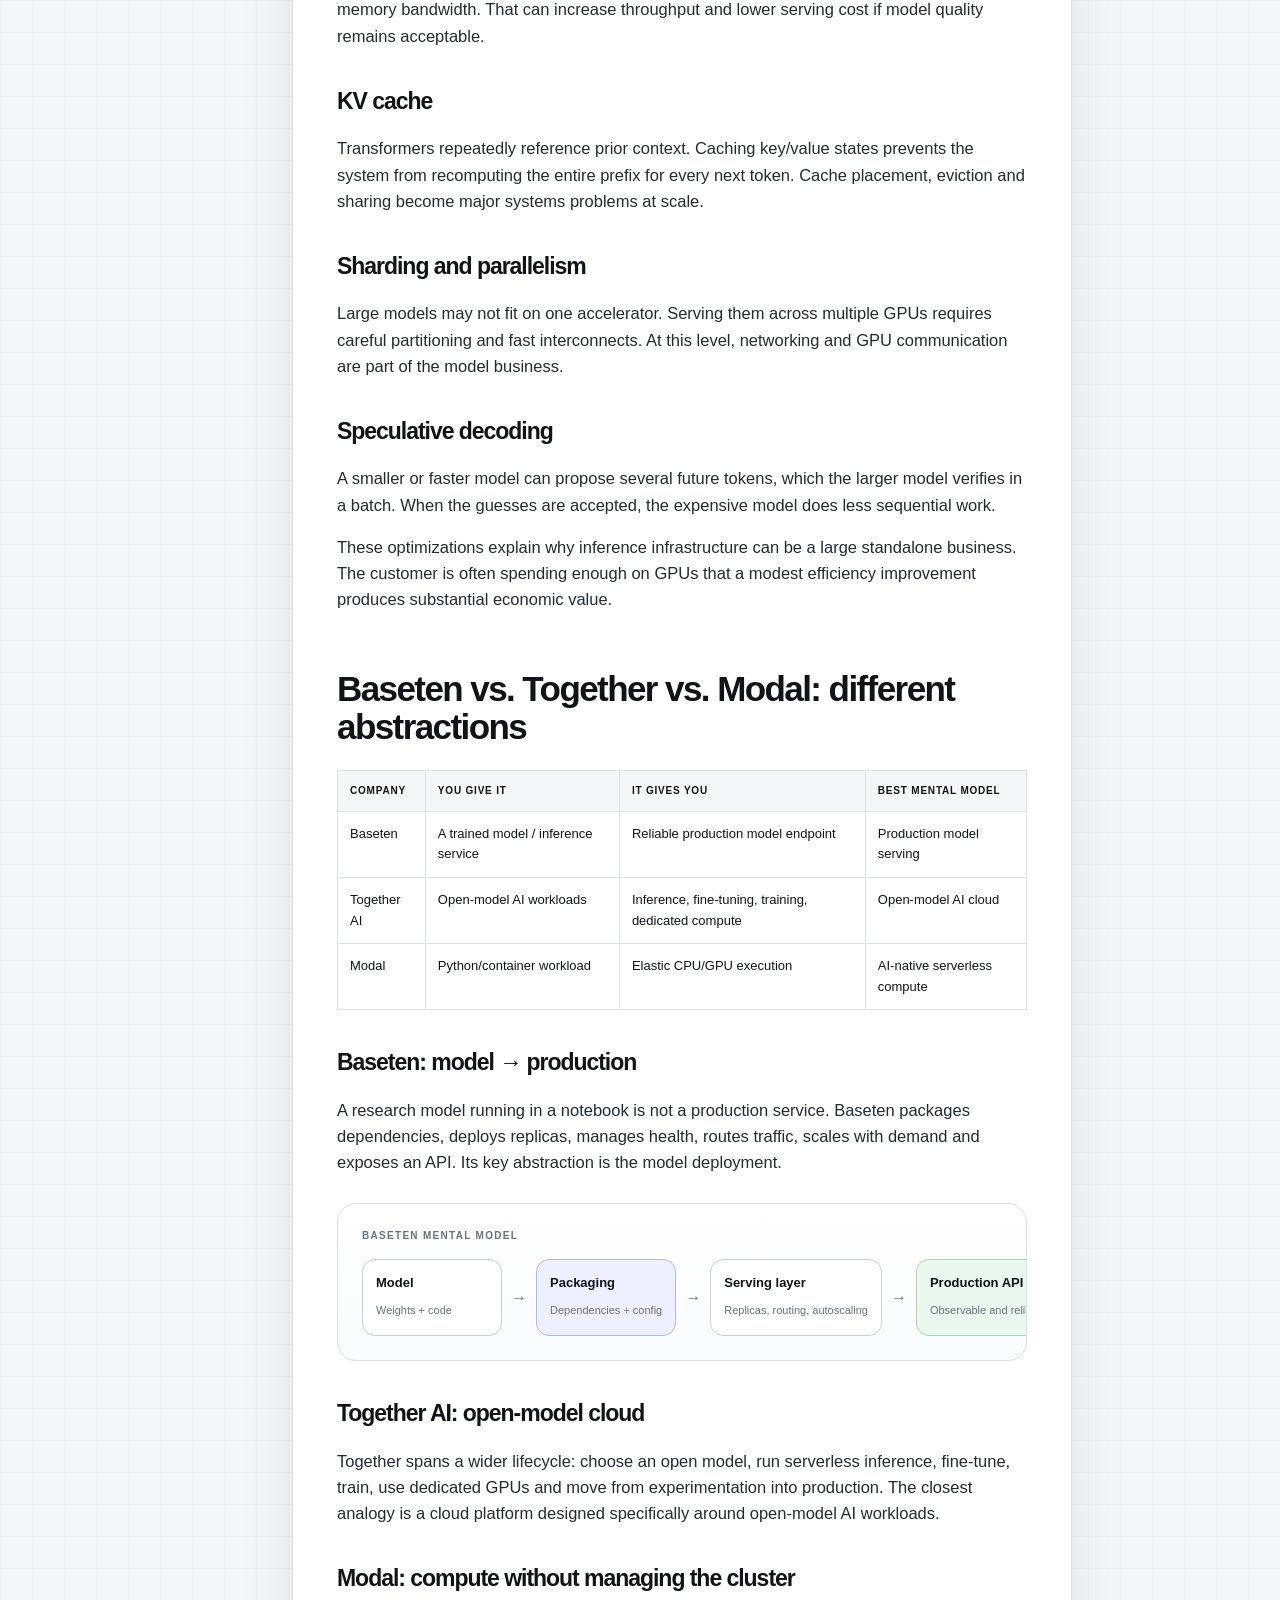
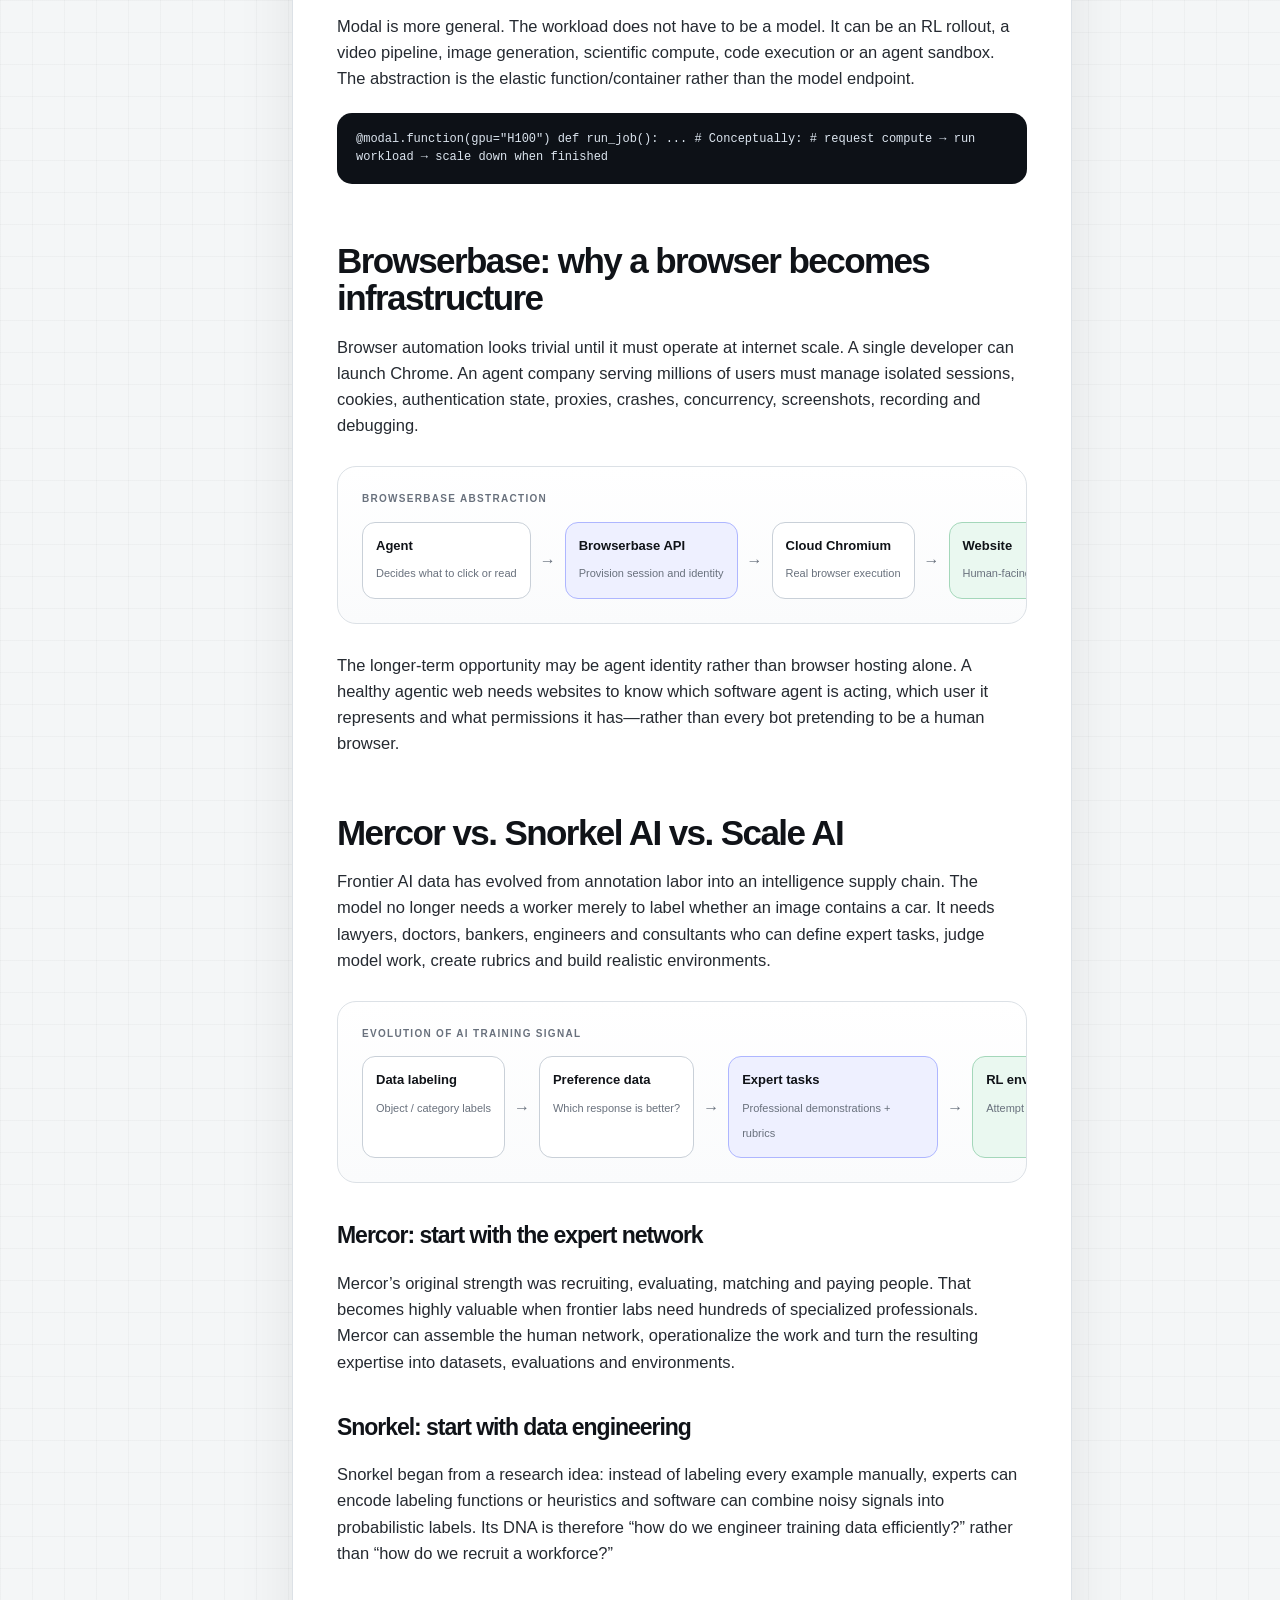
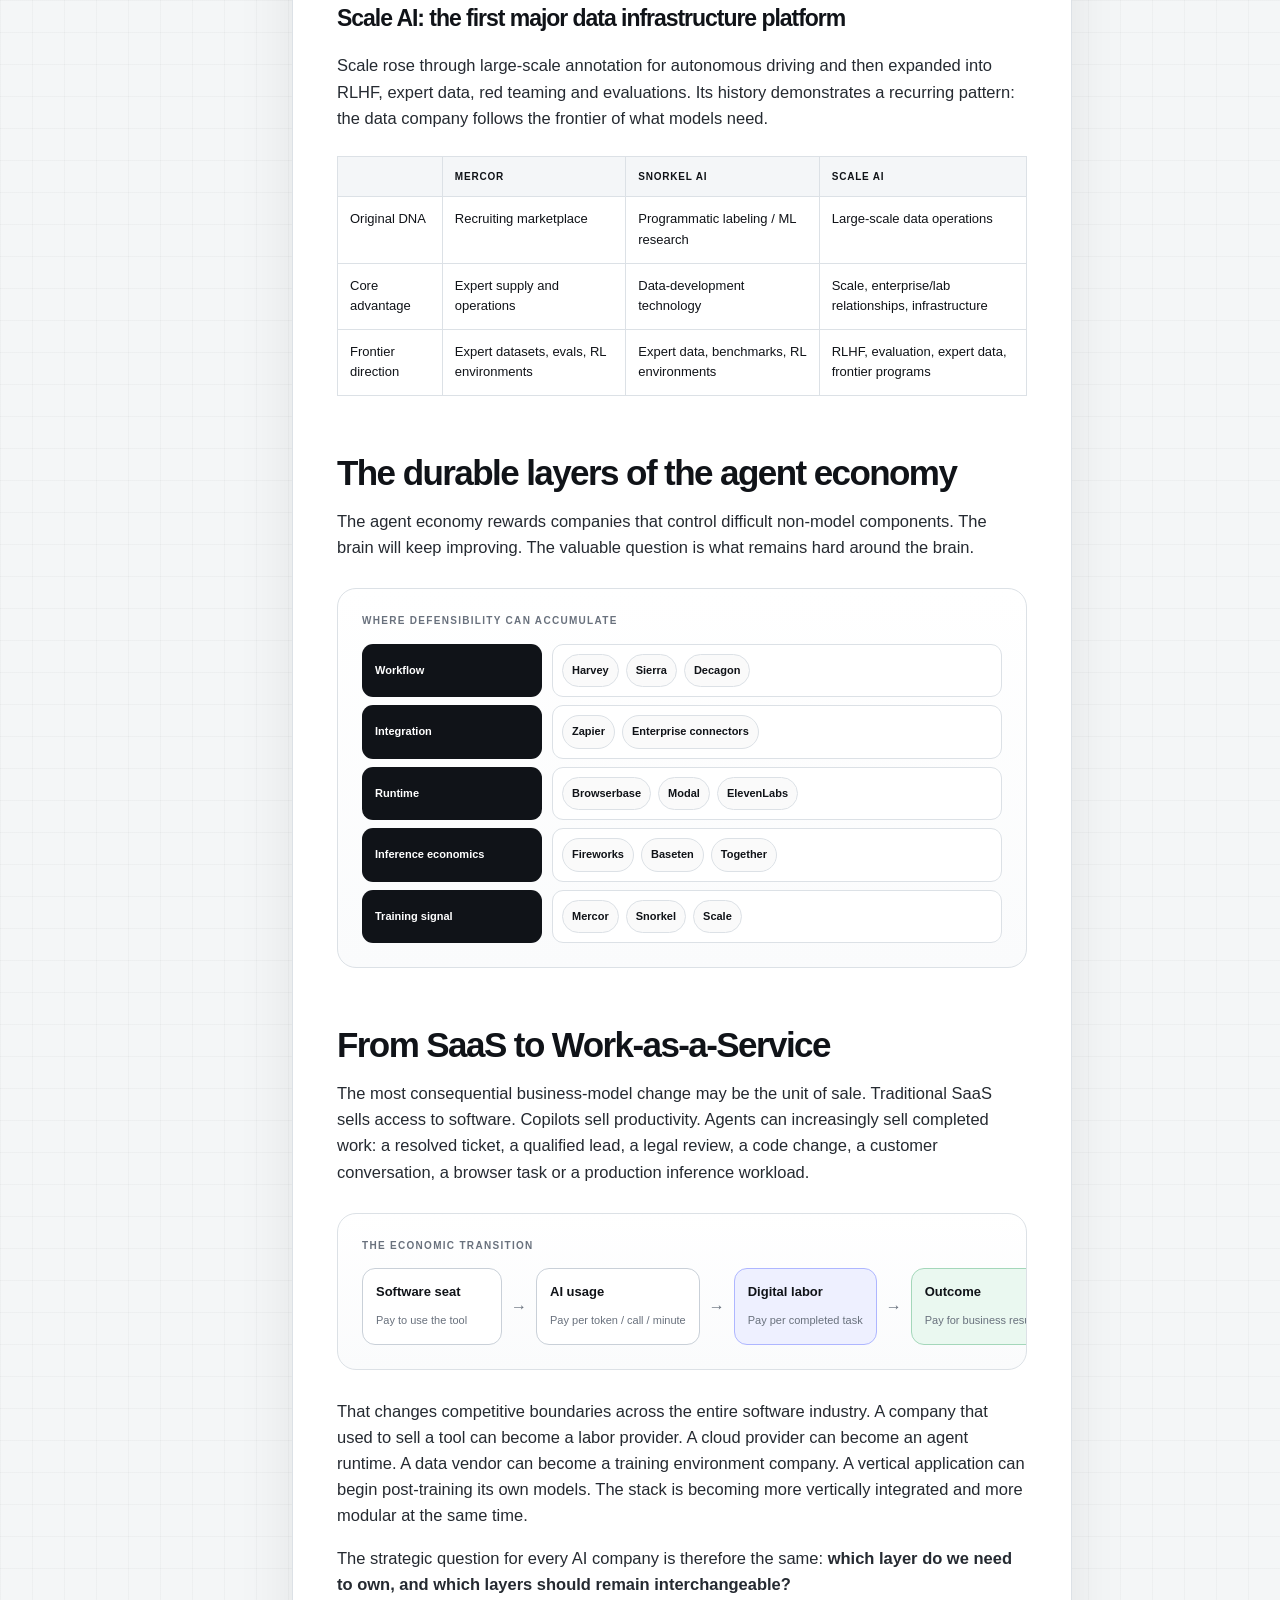
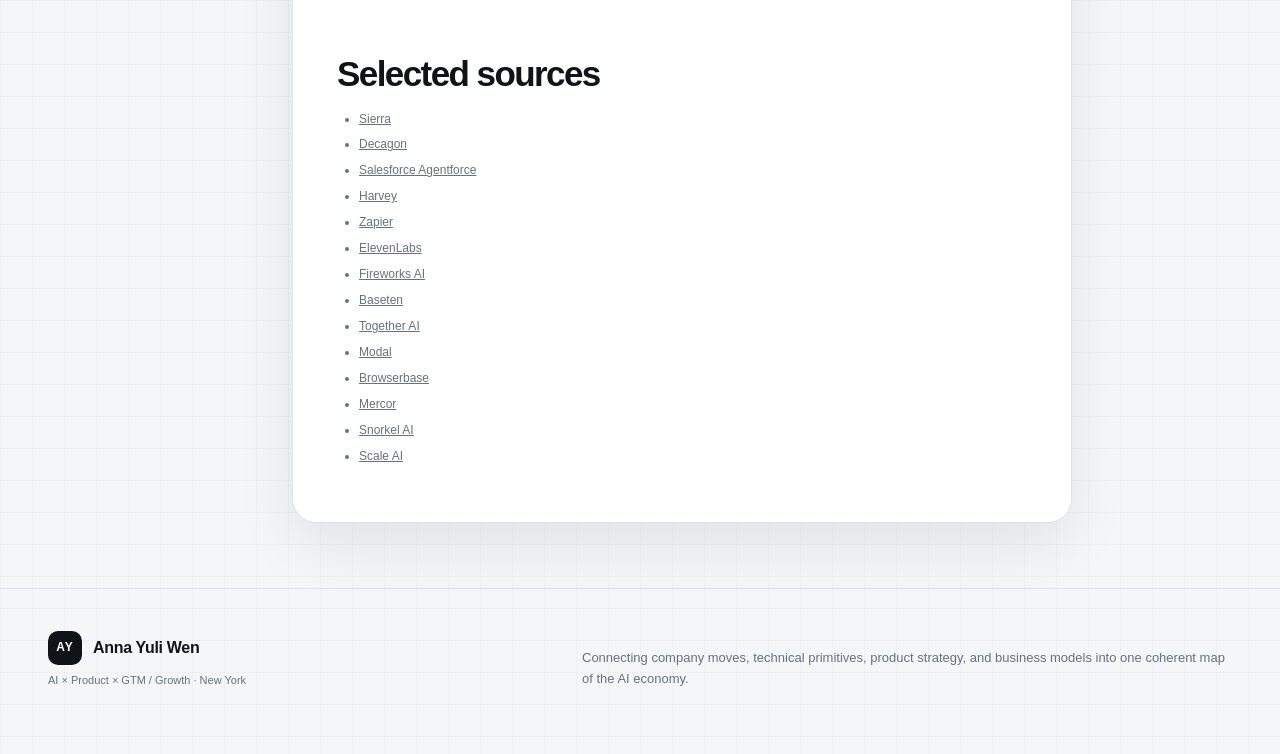
<file: articles/agent-economy.html>
<!doctype html><html lang="en"><head><meta charset="utf-8"><meta name="viewport" content="width=device-width,initial-scale=1">
<title>Who Owns the Agent Economy? From Harvey and Sierra to Fireworks, Modal, and Browserbase — Anna Yuli Wen</title><meta name="description" content="A technical and commercial map of enterprise agents, vertical AI, voice, browser runtimes, inference infrastructure, compute, and the expert-data supply chain beneath them.">
<link rel="icon" href="../assets/mark.svg"><link rel="stylesheet" href="../styles.css"></head><body><header class="site-header"><div class="site-shell header-inner">
<a class="brand" href="../index.html"><span class="brand-mark">AY</span><span>Anna Yuli Wen</span></a>
<nav class="nav" aria-label="Primary"><a href="../ecosystem.html">Ecosystem</a><a href="../essays.html">Essays</a><a href="../big-tech.html">Big Tech AI</a><a href="../terms.html">Tech Terms</a></nav>
<button class="mobile-toggle" aria-label="Toggle navigation">☰</button></div></header>
<main><section class="article-hero"><div class="site-shell"><div class="breadcrumbs"><a href="../index.html">Home</a> / <a href="../essays.html">Essays</a> / Who Owns the Agent Economy? From Harvey and Sierra to Fireworks, Modal, and Browserbase</div><div class="kicker">AGENTS · VERTICAL AI · INFRASTRUCTURE</div><h1>Who Owns the Agent Economy? From Harvey and Sierra to Fireworks, Modal, and Browserbase</h1><p class="article-dek">A technical and commercial map of enterprise agents, vertical AI, voice, browser runtimes, inference infrastructure, compute, and the expert-data supply chain beneath them.</p><div class="tag-row"><span class="article-tag">Harvey</span><span class="article-tag">Sierra</span><span class="article-tag">Decagon</span><span class="article-tag">ElevenLabs</span><span class="article-tag">Zapier</span><span class="article-tag">Fireworks</span><span class="article-tag">Baseten</span><span class="article-tag">Modal</span><span class="article-tag">Browserbase</span><span class="article-tag">Mercor</span></div><div class="article-meta"><span>Anna Yuli Wen</span><span>•</span><span>28 min</span><span>•</span><span>Updated October 2026</span></div></div></section><section><div class="site-shell article-layout"><aside class="toc"><b>In this essay</b><a href="#agents">Agent economy</a><a href="#customer-agents">Enterprise agents</a><a href="#harvey">Harvey / Vertical AI</a><a href="#zapier">Zapier</a><a href="#voice">ElevenLabs</a><a href="#fireworks">Fireworks</a><a href="#baseten-together-modal">Baseten / Together / Modal</a><a href="#browserbase">Browserbase</a><a href="#data-supply">Training data</a><a href="#moats">Moats</a><a href="#conclusion">Conclusion</a></aside><article class="article-body">
<h2 id="agents">The agent economy starts when AI can act</h2>
<p>The first wave of generative AI products followed a simple loop: question in, answer out. Agents add planning, tools, state, execution and verification. That seemingly small change creates multiple new markets because intelligence now has to touch real systems.</p>

<div class="diagram"><div class="diagram-title">From chatbot to agent</div><div class="flow">
<div class="node"><strong>Goal</strong><span>User delegates an outcome</span></div><div class="arrow">→</div>
<div class="node accent"><strong>Reason + plan</strong><span>Model decides next steps</span></div><div class="arrow">→</div>
<div class="node"><strong>Tool use</strong><span>API, browser, voice, code</span></div><div class="arrow">→</div>
<div class="node"><strong>Observe</strong><span>Read result and update state</span></div><div class="arrow">→</div>
<div class="node green"><strong>Verify</strong><span>Did the real-world task succeed?</span></div>
</div></div>

<p>The market therefore fragments into specialized layers: enterprise agents that own a business outcome, vertical AI systems that encode professional workflows, voice and browser runtimes that let agents operate in the world, infrastructure that serves models cheaply, and training-data companies that teach agents what “good work” looks like.</p>

<h2 id="customer-agents">Sierra vs. Decagon vs. Salesforce Agentforce</h2>
<p>Customer service is one of the cleanest early markets for enterprise agents because the output is measurable. A support interaction has a resolution status. A refund either happened or did not. A booking was changed or was not. That creates both a technical benchmark and a business ROI model.</p>

<div class="diagram"><div class="diagram-title">Customer-service agent architecture</div><div class="stack">
<div class="stack-row"><div class="stack-label">Channel</div><div class="stack-content"><span class="chip">Chat</span><span class="chip">Email</span><span class="chip">SMS</span><span class="chip">Voice</span><span class="chip">WhatsApp</span></div></div>
<div class="stack-row"><div class="stack-label">Agent brain</div><div class="stack-content"><span class="chip">Reasoning</span><span class="chip">Policy</span><span class="chip">Planning</span><span class="chip">Escalation</span></div></div>
<div class="stack-row"><div class="stack-label">Enterprise context</div><div class="stack-content"><span class="chip">CRM</span><span class="chip">Orders</span><span class="chip">Billing</span><span class="chip">Knowledge</span></div></div>
<div class="stack-row"><div class="stack-label">Action</div><div class="stack-content"><span class="chip">Refund</span><span class="chip">Cancel</span><span class="chip">Rebook</span><span class="chip">Upgrade</span></div></div>
</div></div>

<h3>Sierra: own the customer relationship</h3>
<p>Sierra’s ambition is not to be a support chatbot. It wants to be the customer-facing digital employee. That means it must combine knowledge, identity, account context and the ability to perform actions in backend systems.</p>
<p>Its strategic idea is especially interesting because a customer relationship is long-lived. The agent may need to follow up days later, remember a promised action, react to a changed account state, or move between chat, email and voice. The unit is not a single chat session; it is an ongoing customer outcome.</p>

<h3>Decagon: encode the company’s operating procedure</h3>
<p>Decagon’s important product idea is the Agent Operating Procedure: represent support policy in a form that business teams can author, while retaining deterministic controls underneath. Pure LLM behavior is too probabilistic for enterprise policy; pure code is too rigid for conversational work. AOPs try to bridge the two.</p>
<div class="codebox">Policy:
If order_age < 30 days
AND item_status = unopened
THEN refund is allowed
ELSE explain policy and offer escalation

Agent:
handles natural-language variation
but executes within policy boundaries</div>

<h3>Salesforce Agentforce: the incumbent advantage is data gravity</h3>
<p>Salesforce can start with customer identity, account state, cases, purchase history, sales history and workflow context already inside the platform. Sierra and Decagon often have to integrate into those systems. This is a substantial distribution and context advantage.</p>
<p>But the incumbent also carries a business-model tension: traditional service software monetizes human seats. A successful agent may reduce the number of human seats required. AI-native companies have no reason to protect that legacy revenue model.</p>

<h3>Who owns the enterprise agent layer?</h3>
<p>The likely outcome is not winner-take-all. Salesforce-heavy companies may prefer Agentforce because context and governance are already native. Heterogeneous enterprises may prefer an independent agent layer such as Sierra or Decagon because it can span multiple systems and remain neutral.</p>

<h2 id="harvey">Harvey: why vertical AI is much more than RAG</h2>
<p>Retrieval-Augmented Generation is essential in legal AI because the model must answer from matter-specific documents, firm knowledge, precedent and policy. But RAG only solves one problem: supplying the right knowledge at inference time.</p>

<div class="diagram"><div class="diagram-title">What RAG does—and what it does not</div><div class="branch">
<div class="node accent"><strong>RAG</strong><span>Find relevant documents and put them into model context.</span></div>
<div class="center">≠</div>
<div class="node"><strong>Complete legal workflow</strong><span>Plan, compare, extract, verify, redline, cite, escalate.</span></div>
</div></div>

<p>A serious legal agent reviewing thousands of contracts must ingest documents, classify them, detect clauses, reason against policy, extract structured fields, handle exceptions, build a diligence table, preserve citations and support human verification. That is an agentic workflow plus domain evaluation—not simply vector search.</p>

<h3>Harvey’s moat compounds through workflow data</h3>
<p>Every legal workflow produces signals: where lawyers correct the system, which documents matter, what counts as a dangerous clause, what language is acceptable, which answers fail review and how expert users judge quality. Those signals can become domain-specific evaluations and eventually post-training data.</p>
<p>This is the deeper vertical-AI loop:</p>
<div class="diagram"><div class="diagram-title">Vertical AI flywheel</div><div class="flow">
<div class="node"><strong>Workflow adoption</strong><span>Real professional tasks</span></div><div class="arrow">→</div>
<div class="node"><strong>Expert feedback</strong><span>Corrections and outcomes</span></div><div class="arrow">→</div>
<div class="node accent"><strong>Evals / training</strong><span>Define and improve correctness</span></div><div class="arrow">→</div>
<div class="node green"><strong>Better domain product</strong><span>More trust and deeper adoption</span></div>
</div></div>

<h3>Does Harvey need MCP?</h3>
<p>Not in order to exist, but connectivity is increasingly important. RAG is about knowledge retrieval. MCP and APIs are about connecting tools and systems. A legal agent may need to retrieve from a document-management system, access a data room, write to a matter system or use a research database. The richer the action surface, the more useful standardized connectors become.</p>

<h2 id="zapier">Zapier: why it should not necessarily become a personal agent</h2>
<p>Zapier’s historical advantage is not intelligence. It is the integration graph: thousands of apps, OAuth connections, triggers, actions, retries, filters, branching, audit trails and workflow state.</p>
<p>A consumer personal agent would put Zapier into direct competition with companies whose main advantages are conversational interface, consumer distribution and personal context. That is not where Zapier is strongest.</p>

<div class="diagram"><div class="diagram-title">Zapier's stronger strategic position</div><div class="flow">
<div class="node accent"><strong>Any agent</strong><span>ChatGPT, Claude, enterprise agent</span></div><div class="arrow">→</div>
<div class="node"><strong>MCP / tool call</strong><span>Standard way to request an action</span></div><div class="arrow">→</div>
<div class="node green"><strong>Zapier</strong><span>Auth, eventing, retries, branching, 9k+ apps</span></div>
</div></div>

<h3>Why direct MCP does not eliminate middleware</h3>
<p>Direct connectivity solves only part of the problem. Production workflows still need credential storage, access control, event triggers, rate-limit handling, retries, deterministic branches and observability. Some workflows should not ask an LLM to re-reason every time. “If contract is signed, create billing account” is better represented as deterministic automation.</p>
<p>That suggests a layered architecture: the agent handles judgment, MCP standardizes tool discovery, and Zapier or another workflow engine handles reliable multi-system execution.</p>

<h2 id="voice">ElevenLabs: selling the ears, mouth and conversation runtime</h2>
<p>Siri and Gemini can absolutely compete in voice. The important distinction is the buyer. Siri is an Apple product for Apple users. ElevenLabs can sell voice infrastructure to an airline, insurer, bank, call center, vertical AI company or personal-agent developer.</p>

<div class="diagram"><div class="diagram-title">Real-time voice-agent pipeline</div><div class="flow">
<div class="node"><strong>Human speech</strong><span>Audio input</span></div><div class="arrow">→</div>
<div class="node"><strong>ASR / STT</strong><span>Speech → text</span></div><div class="arrow">→</div>
<div class="node accent"><strong>LLM + tools</strong><span>Reason, retrieve, act</span></div><div class="arrow">→</div>
<div class="node"><strong>TTS</strong><span>Text → speech</span></div><div class="arrow">→</div>
<div class="node green"><strong>Conversation</strong><span>Low-latency natural response</span></div>
</div></div>

<p>The hidden technical problem is turn-taking. Real people pause, interrupt, hesitate and talk over each other. A good voice system must determine whether silence means “I am thinking” or “I am done,” and whether an interruption should immediately stop synthesis. That interaction model is a distinct technical layer, not simply a prettier voice.</p>
<p>ElevenLabs can therefore remain model-agnostic: use OpenAI, Anthropic, Gemini or a customer-hosted model as the brain while ElevenLabs owns audio quality, speech recognition, turn-taking and telephony integration.</p>

<h2 id="fireworks">Fireworks: the intelligence-infrastructure layer between models and applications</h2>
<p>Fireworks sits between open/foundation models and AI applications. A vertical company may not want to send every request to a generic frontier API forever. It may want a specialized model, lower inference cost, lower latency, more control and a path to post-training on proprietary data.</p>

<div class="diagram"><div class="diagram-title">Where Fireworks fits</div><div class="flow">
<div class="node"><strong>Base model</strong><span>Llama, Kimi, Qwen, DeepSeek, etc.</span></div><div class="arrow">→</div>
<div class="node accent"><strong>Fireworks</strong><span>Post-train, optimize, serve</span></div><div class="arrow">→</div>
<div class="node green"><strong>Application</strong><span>Harvey, agent, enterprise product</span></div>
</div></div>

<h3>Fireworks is not a RAG company</h3>
<p>RAG changes what context a model sees at inference time. Fireworks works on the model and serving system itself: fine-tuning, reinforcement learning, quantization, batching, GPU kernels, memory management, parallelism and routing.</p>

<h3>Continuous batching</h3>
<p>A GPU is expensive. If requests arrive at different times and lengths, naive serving leaves compute idle. Continuous batching keeps inserting active sequences into the GPU workload so utilization remains high.</p>

<h3>Quantization</h3>
<p>Using lower-precision representations such as FP8 can reduce memory requirements and memory bandwidth. That can increase throughput and lower serving cost if model quality remains acceptable.</p>

<h3>KV cache</h3>
<p>Transformers repeatedly reference prior context. Caching key/value states prevents the system from recomputing the entire prefix for every next token. Cache placement, eviction and sharing become major systems problems at scale.</p>

<h3>Sharding and parallelism</h3>
<p>Large models may not fit on one accelerator. Serving them across multiple GPUs requires careful partitioning and fast interconnects. At this level, networking and GPU communication are part of the model business.</p>

<h3>Speculative decoding</h3>
<p>A smaller or faster model can propose several future tokens, which the larger model verifies in a batch. When the guesses are accepted, the expensive model does less sequential work.</p>

<p>These optimizations explain why inference infrastructure can be a large standalone business. The customer is often spending enough on GPUs that a modest efficiency improvement produces substantial economic value.</p>

<h2 id="baseten-together-modal">Baseten vs. Together vs. Modal: different abstractions</h2>
<table class="compare-table"><thead><tr><th>Company</th><th>You give it</th><th>It gives you</th><th>Best mental model</th></tr></thead><tbody>
<tr><td>Baseten</td><td>A trained model / inference service</td><td>Reliable production model endpoint</td><td>Production model serving</td></tr>
<tr><td>Together AI</td><td>Open-model AI workloads</td><td>Inference, fine-tuning, training, dedicated compute</td><td>Open-model AI cloud</td></tr>
<tr><td>Modal</td><td>Python/container workload</td><td>Elastic CPU/GPU execution</td><td>AI-native serverless compute</td></tr>
</tbody></table>

<h3>Baseten: model → production</h3>
<p>A research model running in a notebook is not a production service. Baseten packages dependencies, deploys replicas, manages health, routes traffic, scales with demand and exposes an API. Its key abstraction is the model deployment.</p>

<div class="diagram"><div class="diagram-title">Baseten mental model</div><div class="flow">
<div class="node"><strong>Model</strong><span>Weights + code</span></div><div class="arrow">→</div>
<div class="node accent"><strong>Packaging</strong><span>Dependencies + config</span></div><div class="arrow">→</div>
<div class="node"><strong>Serving layer</strong><span>Replicas, routing, autoscaling</span></div><div class="arrow">→</div>
<div class="node green"><strong>Production API</strong><span>Observable and reliable</span></div>
</div></div>

<h3>Together AI: open-model cloud</h3>
<p>Together spans a wider lifecycle: choose an open model, run serverless inference, fine-tune, train, use dedicated GPUs and move from experimentation into production. The closest analogy is a cloud platform designed specifically around open-model AI workloads.</p>

<h3>Modal: compute without managing the cluster</h3>
<p>Modal is more general. The workload does not have to be a model. It can be an RL rollout, a video pipeline, image generation, scientific compute, code execution or an agent sandbox. The abstraction is the elastic function/container rather than the model endpoint.</p>
<div class="codebox">@modal.function(gpu="H100")
def run_job():
    ...

# Conceptually:
# request compute → run workload → scale down when finished</div>

<h2 id="browserbase">Browserbase: why a browser becomes infrastructure</h2>
<p>Browser automation looks trivial until it must operate at internet scale. A single developer can launch Chrome. An agent company serving millions of users must manage isolated sessions, cookies, authentication state, proxies, crashes, concurrency, screenshots, recording and debugging.</p>

<div class="diagram"><div class="diagram-title">Browserbase abstraction</div><div class="flow">
<div class="node"><strong>Agent</strong><span>Decides what to click or read</span></div><div class="arrow">→</div>
<div class="node accent"><strong>Browserbase API</strong><span>Provision session and identity</span></div><div class="arrow">→</div>
<div class="node"><strong>Cloud Chromium</strong><span>Real browser execution</span></div><div class="arrow">→</div>
<div class="node green"><strong>Website</strong><span>Human-facing web surface</span></div>
</div></div>

<p>The longer-term opportunity may be agent identity rather than browser hosting alone. A healthy agentic web needs websites to know which software agent is acting, which user it represents and what permissions it has—rather than every bot pretending to be a human browser.</p>

<h2 id="data-supply">Mercor vs. Snorkel AI vs. Scale AI</h2>
<p>Frontier AI data has evolved from annotation labor into an intelligence supply chain. The model no longer needs a worker merely to label whether an image contains a car. It needs lawyers, doctors, bankers, engineers and consultants who can define expert tasks, judge model work, create rubrics and build realistic environments.</p>

<div class="diagram"><div class="diagram-title">Evolution of AI training signal</div><div class="flow">
<div class="node"><strong>Data labeling</strong><span>Object / category labels</span></div><div class="arrow">→</div>
<div class="node"><strong>Preference data</strong><span>Which response is better?</span></div><div class="arrow">→</div>
<div class="node accent"><strong>Expert tasks</strong><span>Professional demonstrations + rubrics</span></div><div class="arrow">→</div>
<div class="node green"><strong>RL environments</strong><span>Attempt → verify → reward</span></div>
</div></div>

<h3>Mercor: start with the expert network</h3>
<p>Mercor’s original strength was recruiting, evaluating, matching and paying people. That becomes highly valuable when frontier labs need hundreds of specialized professionals. Mercor can assemble the human network, operationalize the work and turn the resulting expertise into datasets, evaluations and environments.</p>

<h3>Snorkel: start with data engineering</h3>
<p>Snorkel began from a research idea: instead of labeling every example manually, experts can encode labeling functions or heuristics and software can combine noisy signals into probabilistic labels. Its DNA is therefore “how do we engineer training data efficiently?” rather than “how do we recruit a workforce?”</p>

<h3>Scale AI: the first major data infrastructure platform</h3>
<p>Scale rose through large-scale annotation for autonomous driving and then expanded into RLHF, expert data, red teaming and evaluations. Its history demonstrates a recurring pattern: the data company follows the frontier of what models need.</p>

<table class="compare-table"><thead><tr><th></th><th>Mercor</th><th>Snorkel AI</th><th>Scale AI</th></tr></thead><tbody>
<tr><td>Original DNA</td><td>Recruiting marketplace</td><td>Programmatic labeling / ML research</td><td>Large-scale data operations</td></tr>
<tr><td>Core advantage</td><td>Expert supply and operations</td><td>Data-development technology</td><td>Scale, enterprise/lab relationships, infrastructure</td></tr>
<tr><td>Frontier direction</td><td>Expert datasets, evals, RL environments</td><td>Expert data, benchmarks, RL environments</td><td>RLHF, evaluation, expert data, frontier programs</td></tr>
</tbody></table>

<h2 id="moats">The durable layers of the agent economy</h2>
<p>The agent economy rewards companies that control difficult non-model components. The brain will keep improving. The valuable question is what remains hard around the brain.</p>

<div class="diagram"><div class="diagram-title">Where defensibility can accumulate</div><div class="stack">
<div class="stack-row"><div class="stack-label">Workflow</div><div class="stack-content"><span class="chip">Harvey</span><span class="chip">Sierra</span><span class="chip">Decagon</span></div></div>
<div class="stack-row"><div class="stack-label">Integration</div><div class="stack-content"><span class="chip">Zapier</span><span class="chip">Enterprise connectors</span></div></div>
<div class="stack-row"><div class="stack-label">Runtime</div><div class="stack-content"><span class="chip">Browserbase</span><span class="chip">Modal</span><span class="chip">ElevenLabs</span></div></div>
<div class="stack-row"><div class="stack-label">Inference economics</div><div class="stack-content"><span class="chip">Fireworks</span><span class="chip">Baseten</span><span class="chip">Together</span></div></div>
<div class="stack-row"><div class="stack-label">Training signal</div><div class="stack-content"><span class="chip">Mercor</span><span class="chip">Snorkel</span><span class="chip">Scale</span></div></div>
</div></div>

<h2 id="conclusion">From SaaS to Work-as-a-Service</h2>
<p>The most consequential business-model change may be the unit of sale. Traditional SaaS sells access to software. Copilots sell productivity. Agents can increasingly sell completed work: a resolved ticket, a qualified lead, a legal review, a code change, a customer conversation, a browser task or a production inference workload.</p>

<div class="diagram"><div class="diagram-title">The economic transition</div><div class="flow">
<div class="node"><strong>Software seat</strong><span>Pay to use the tool</span></div><div class="arrow">→</div>
<div class="node"><strong>AI usage</strong><span>Pay per token / call / minute</span></div><div class="arrow">→</div>
<div class="node accent"><strong>Digital labor</strong><span>Pay per completed task</span></div><div class="arrow">→</div>
<div class="node green"><strong>Outcome</strong><span>Pay for business result</span></div>
</div></div>

<p>That changes competitive boundaries across the entire software industry. A company that used to sell a tool can become a labor provider. A cloud provider can become an agent runtime. A data vendor can become a training environment company. A vertical application can begin post-training its own models. The stack is becoming more vertically integrated and more modular at the same time.</p>
<p>The strategic question for every AI company is therefore the same: <strong>which layer do we need to own, and which layers should remain interchangeable?</strong></p>

<h2 id="sources">Selected sources</h2>
<ul class="source-list">
<li><a href="https://sierra.ai/">Sierra</a></li>
<li><a href="https://decagon.ai/">Decagon</a></li>
<li><a href="https://www.salesforce.com/agentforce/">Salesforce Agentforce</a></li>
<li><a href="https://www.harvey.ai/">Harvey</a></li>
<li><a href="https://zapier.com/">Zapier</a></li>
<li><a href="https://elevenlabs.io/">ElevenLabs</a></li>
<li><a href="https://fireworks.ai/">Fireworks AI</a></li>
<li><a href="https://www.baseten.co/">Baseten</a></li>
<li><a href="https://www.together.ai/">Together AI</a></li>
<li><a href="https://modal.com/">Modal</a></li>
<li><a href="https://www.browserbase.com/">Browserbase</a></li>
<li><a href="https://www.mercor.com/">Mercor</a></li>
<li><a href="https://snorkel.ai/">Snorkel AI</a></li>
<li><a href="https://scale.com/">Scale AI</a></li>
</ul>
</article><aside class="aside"><div class="aside-card"><b>Core lens</b><p>Where does durable value sit if models continue getting better and cheaper?</p></div></aside></div></section></main><footer class="footer"><div class="site-shell footer-inner"><div><div class="brand"><span class="brand-mark">AY</span><span>Anna Yuli Wen</span></div><p class="footer-note">AI × Product × GTM / Growth · New York</p></div><p>Connecting company moves, technical primitives, product strategy, and business models into one coherent map of the AI economy.</p></div></footer><script src="../site-data.js"></script><script src="../script.js"></script></body></html>
</file>
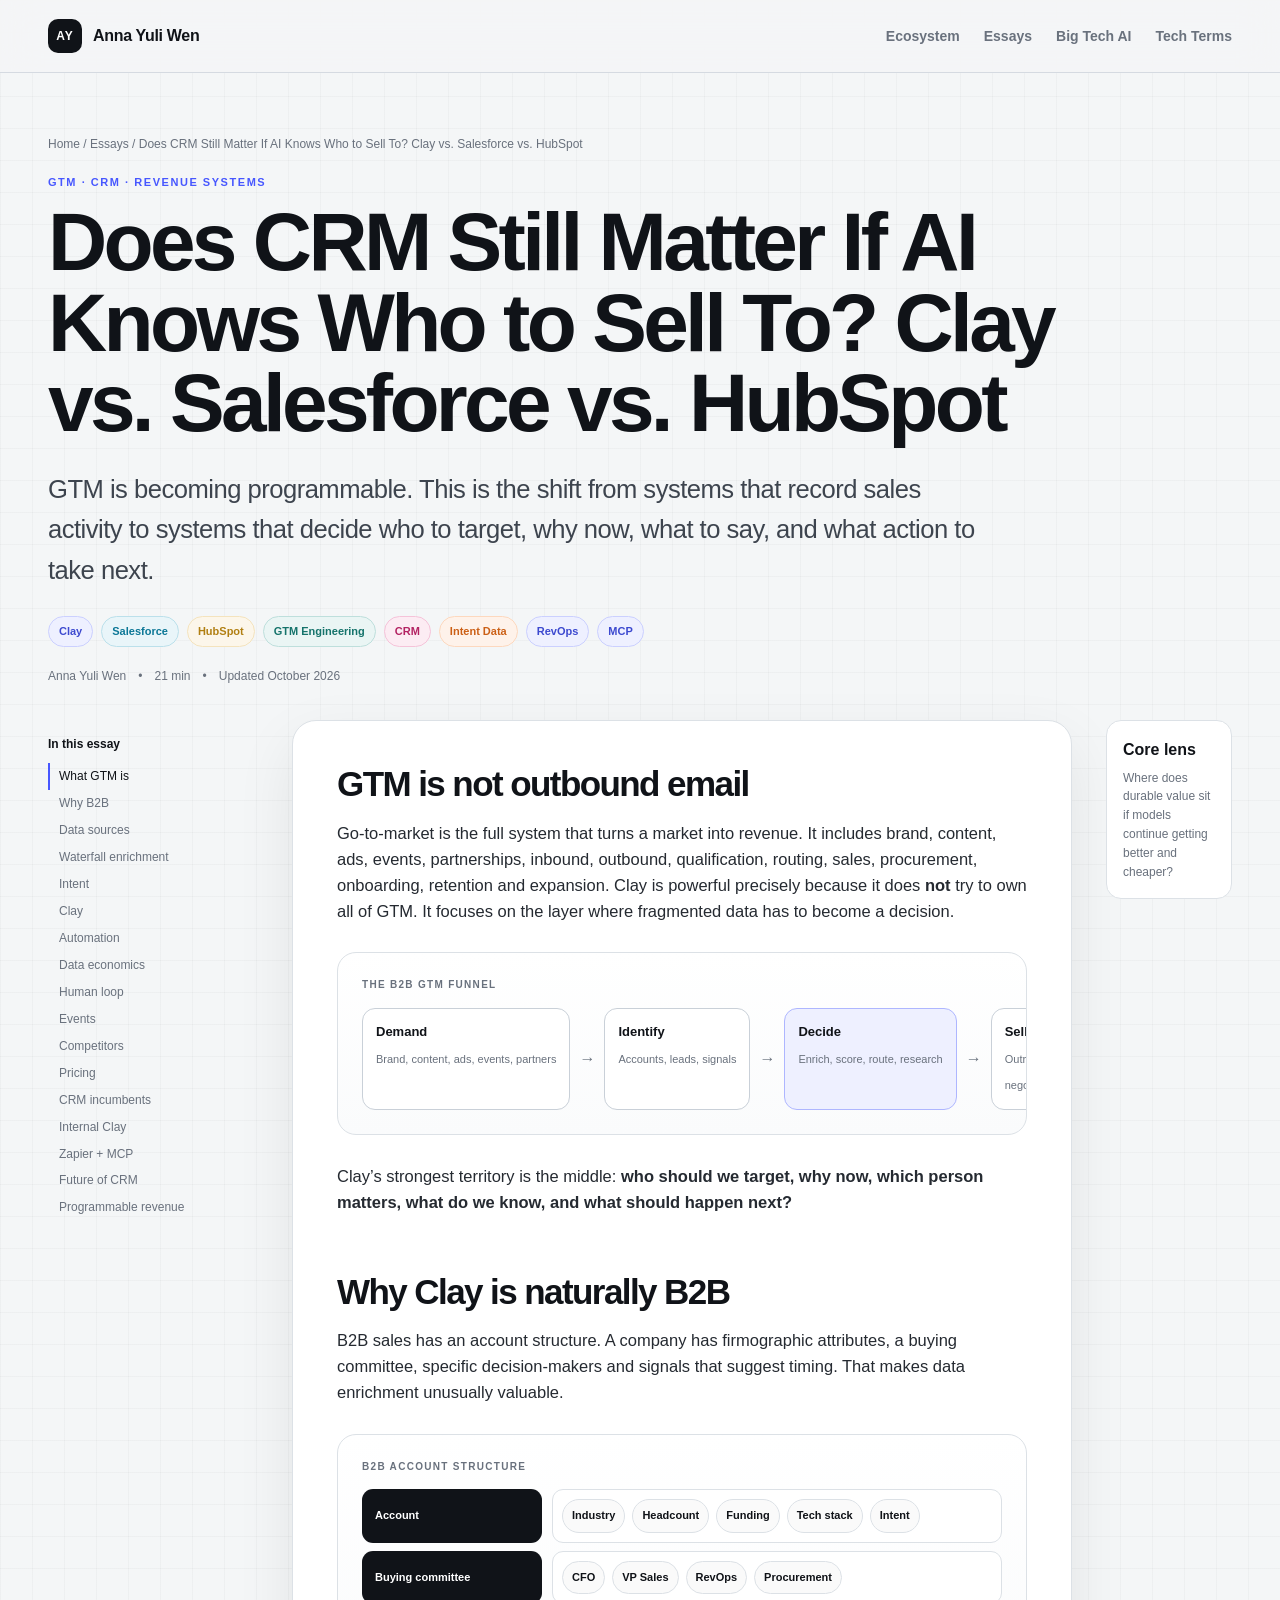
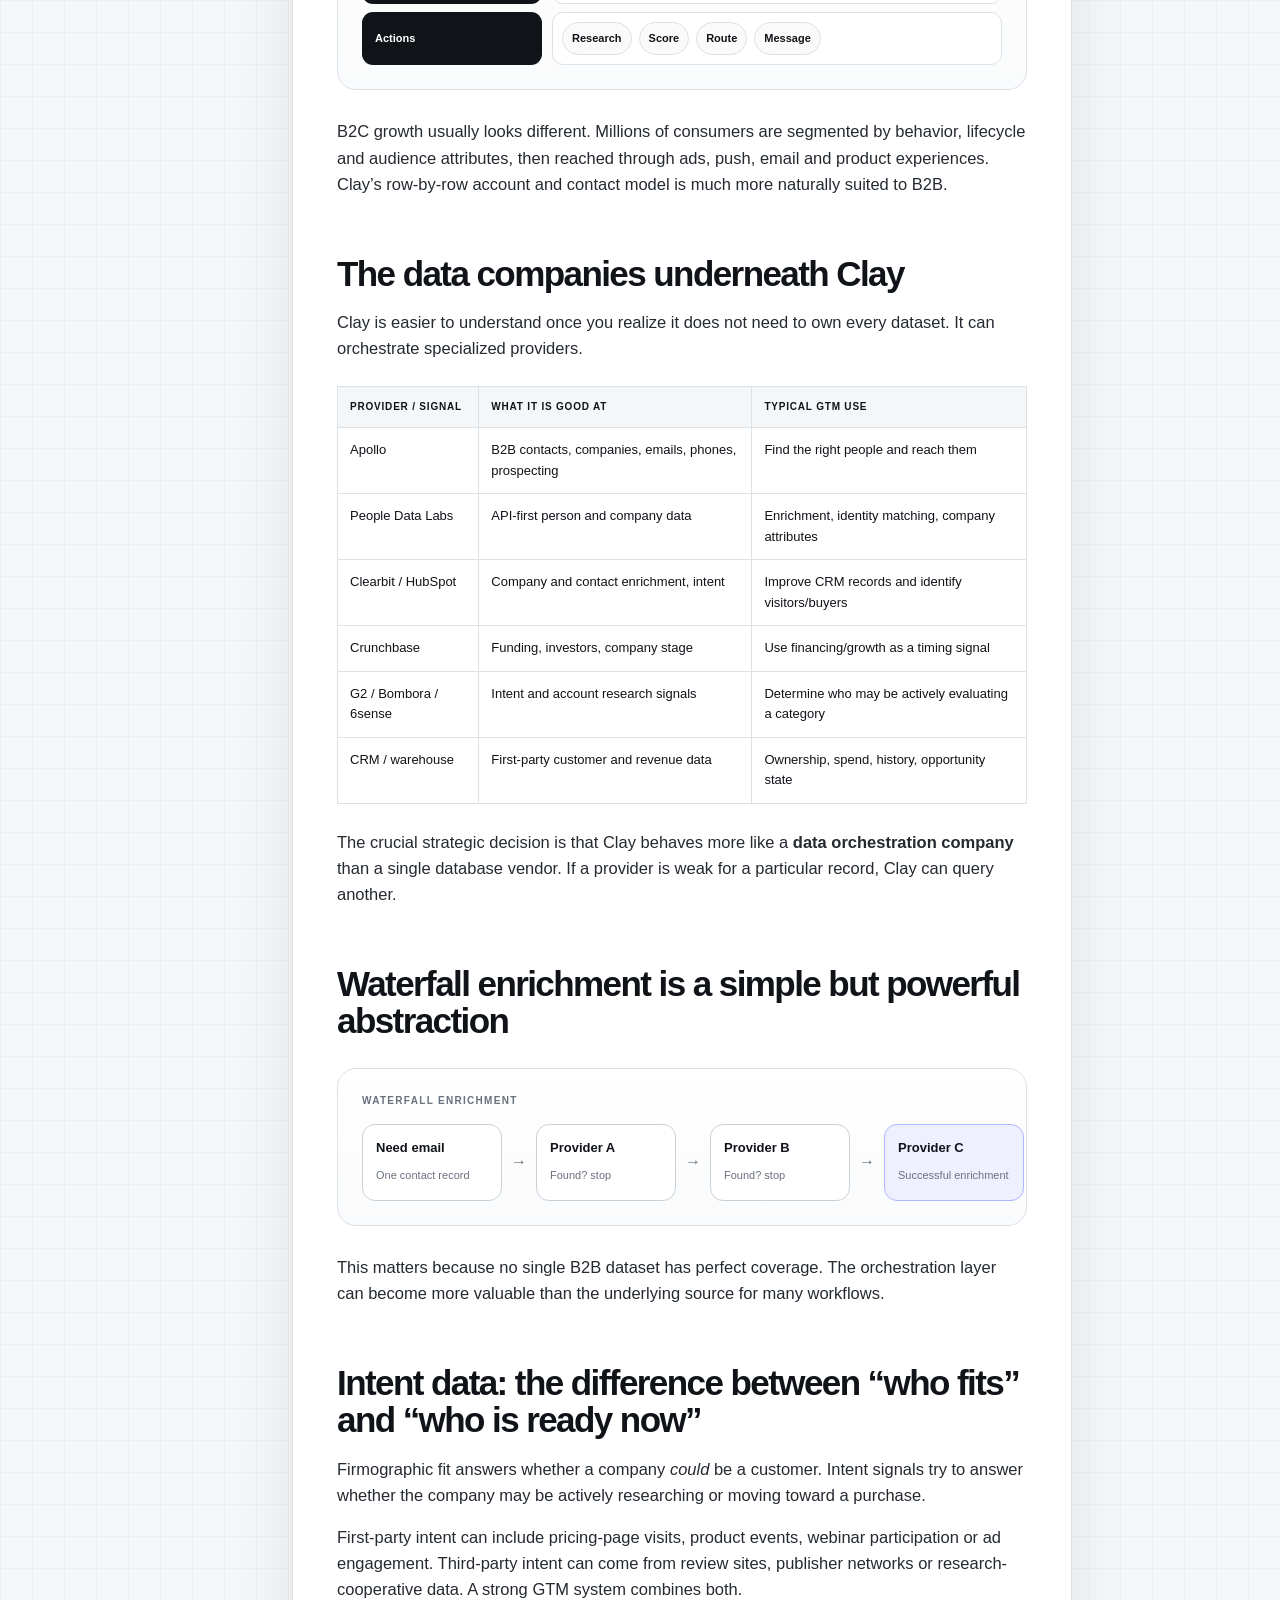
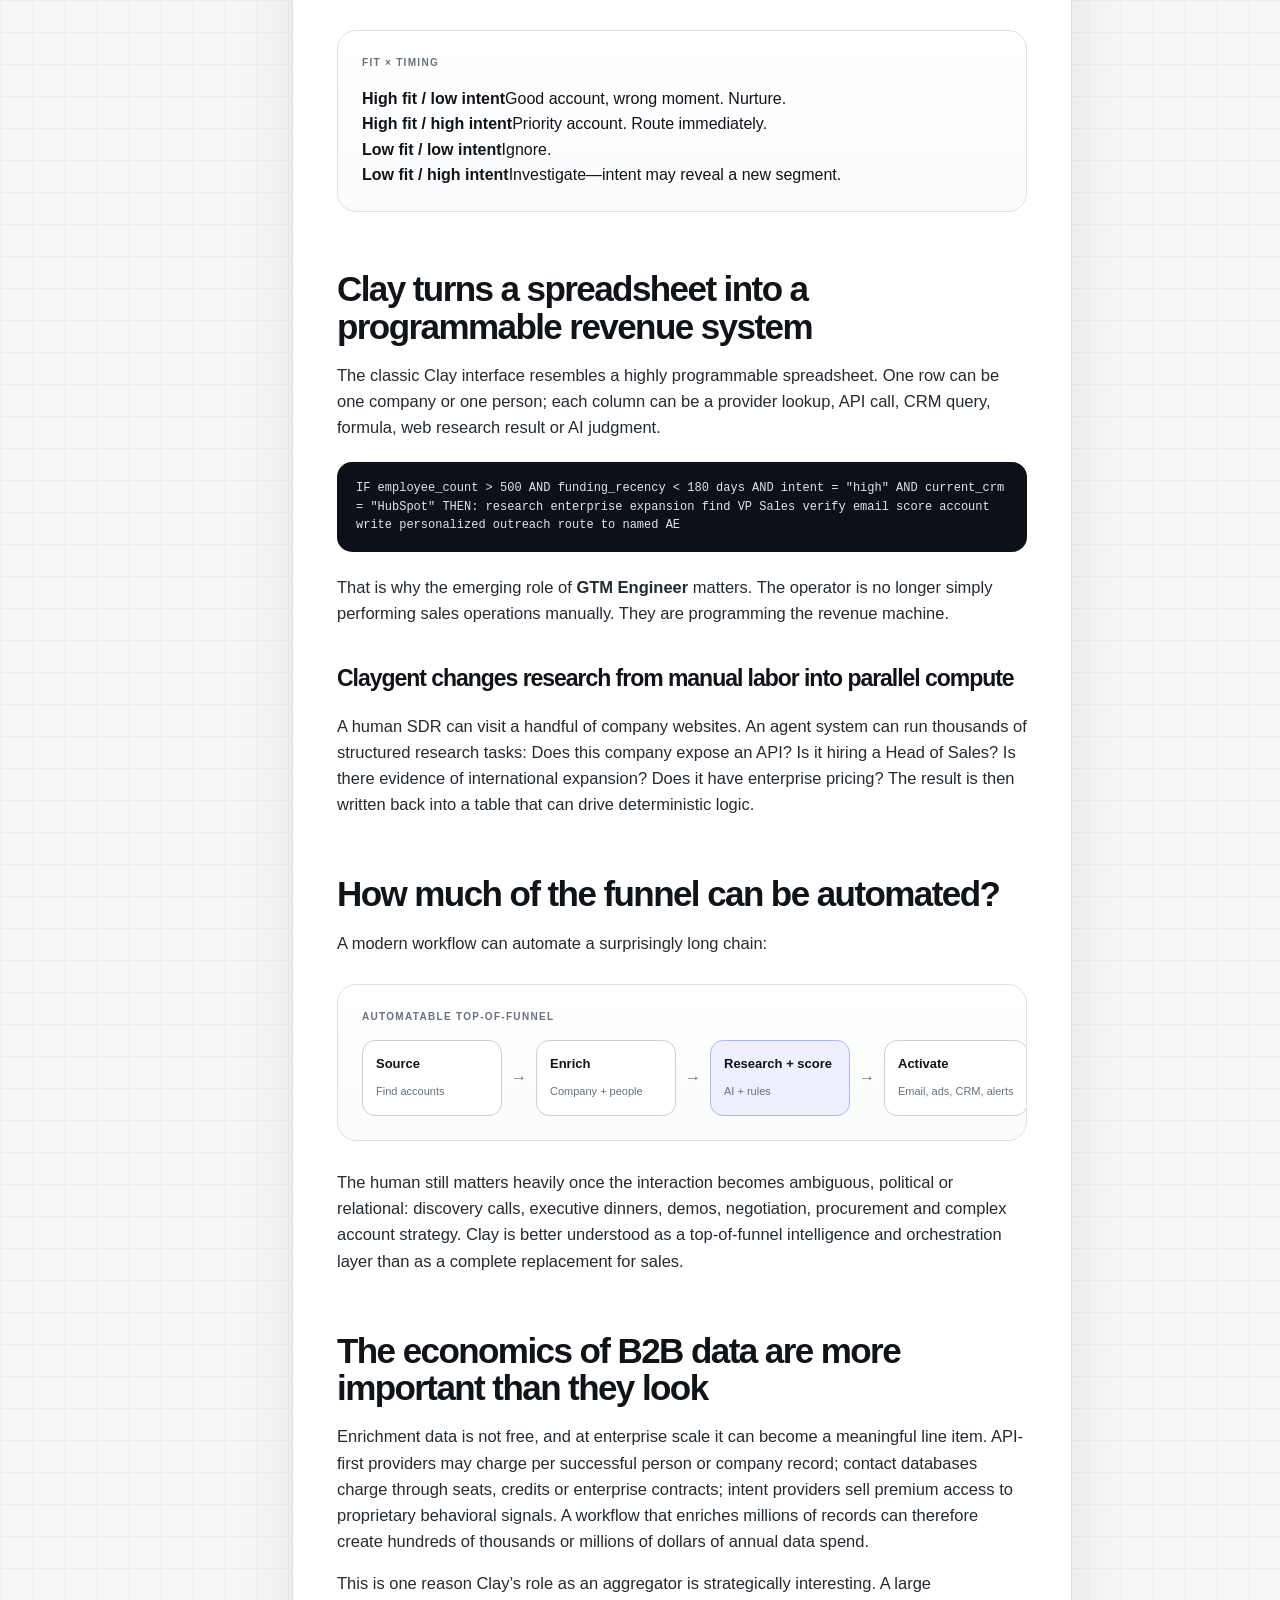
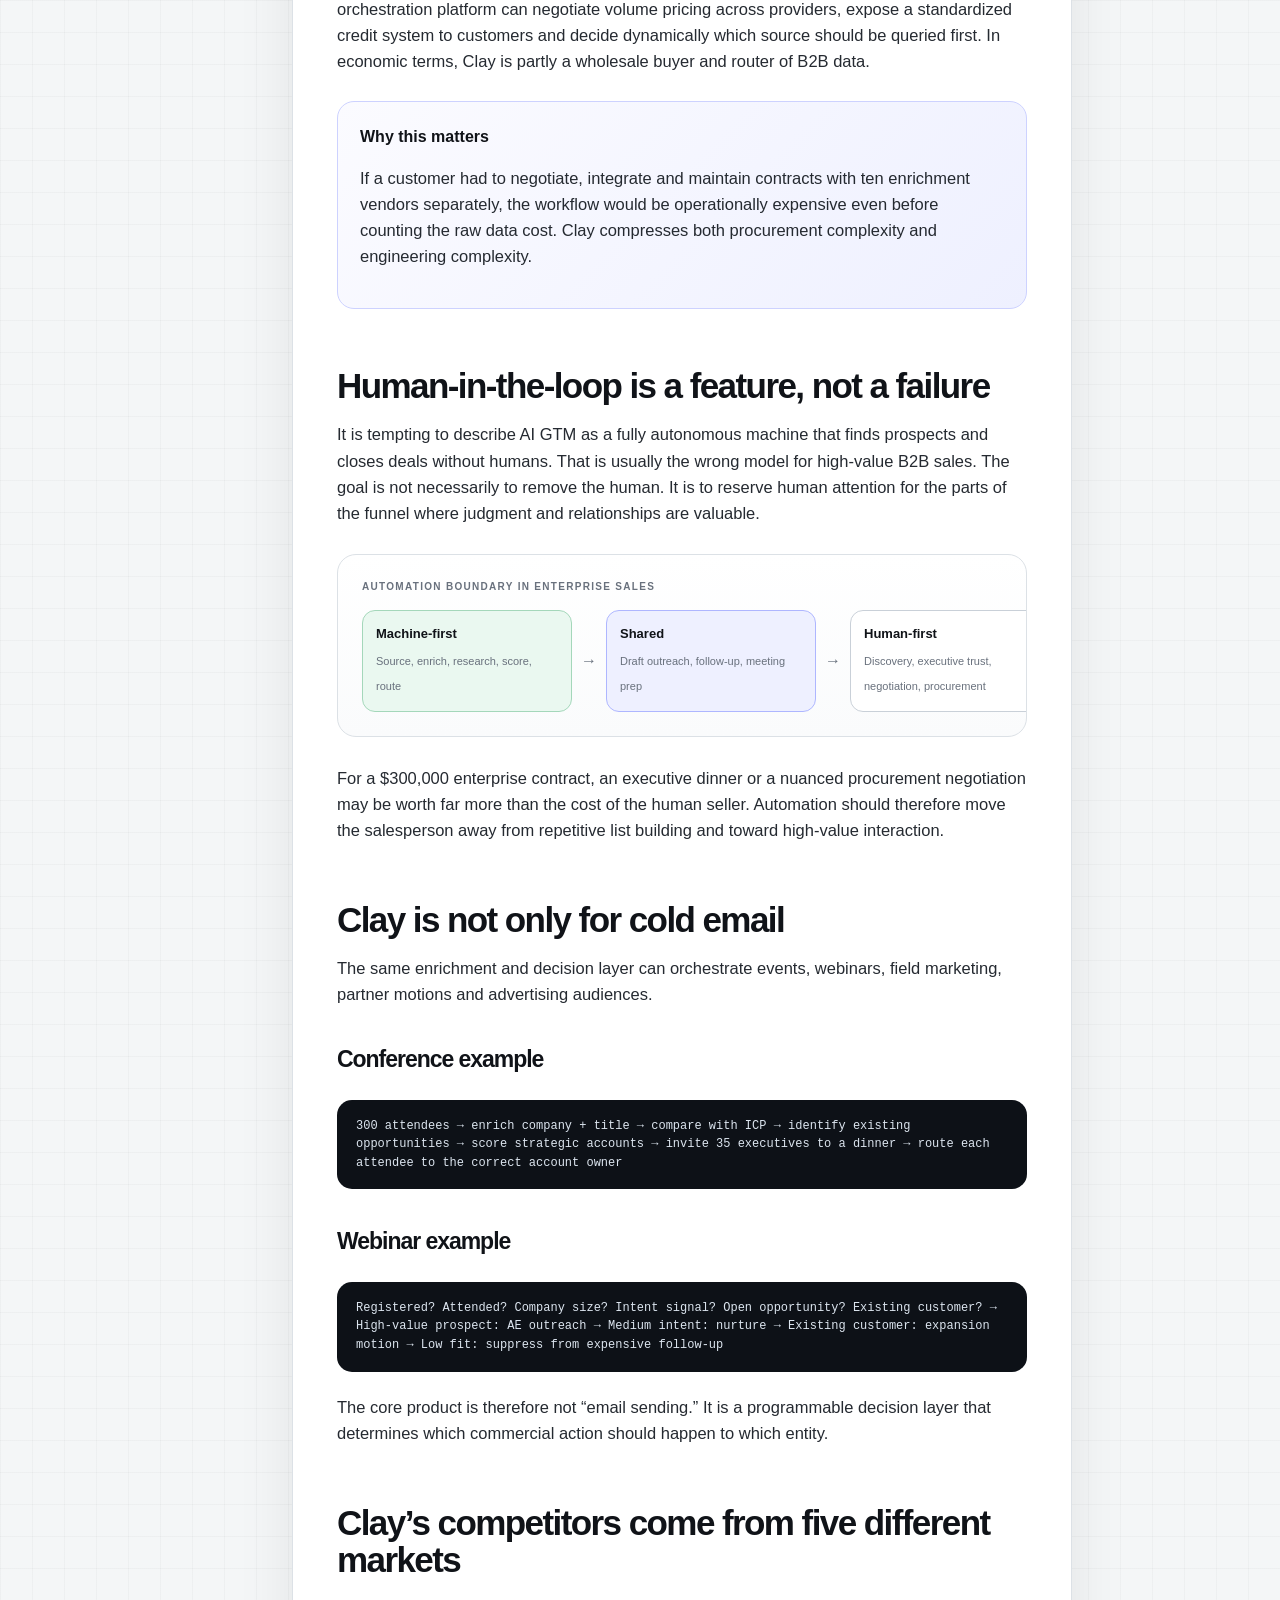
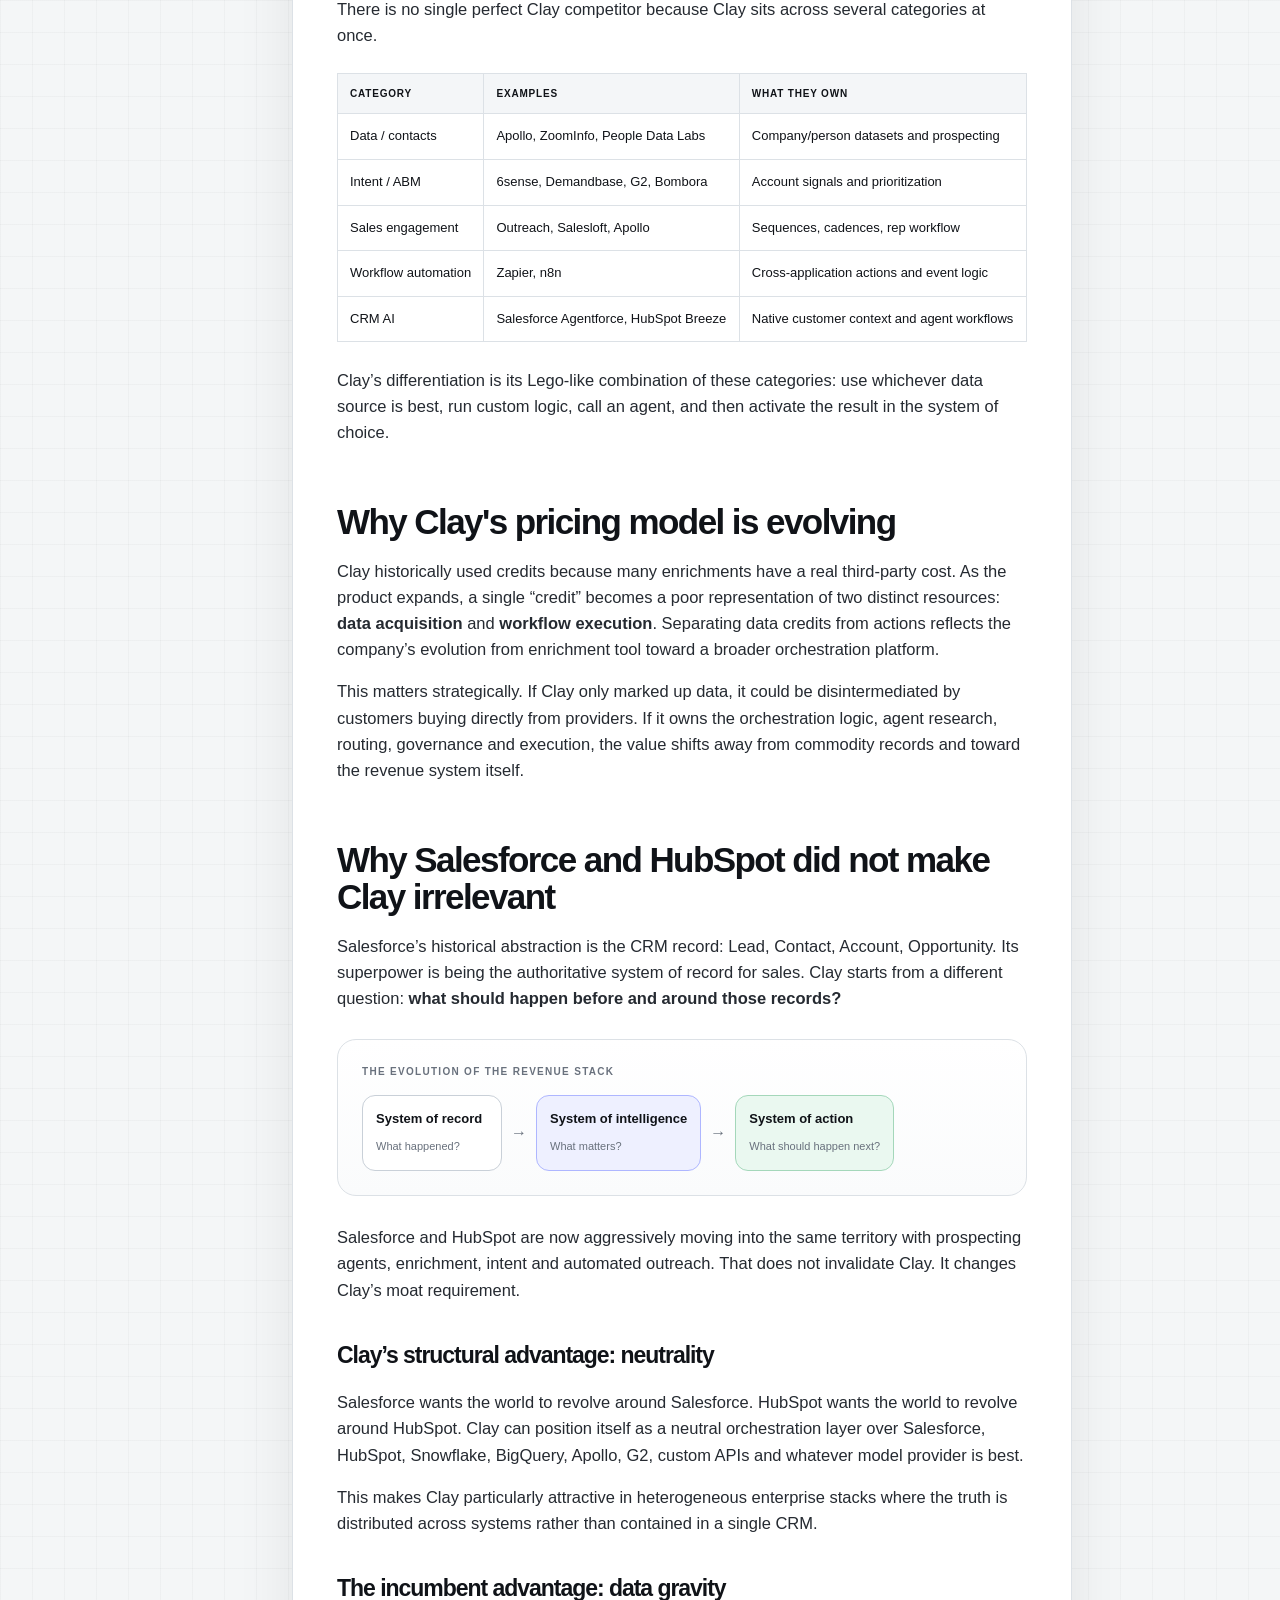
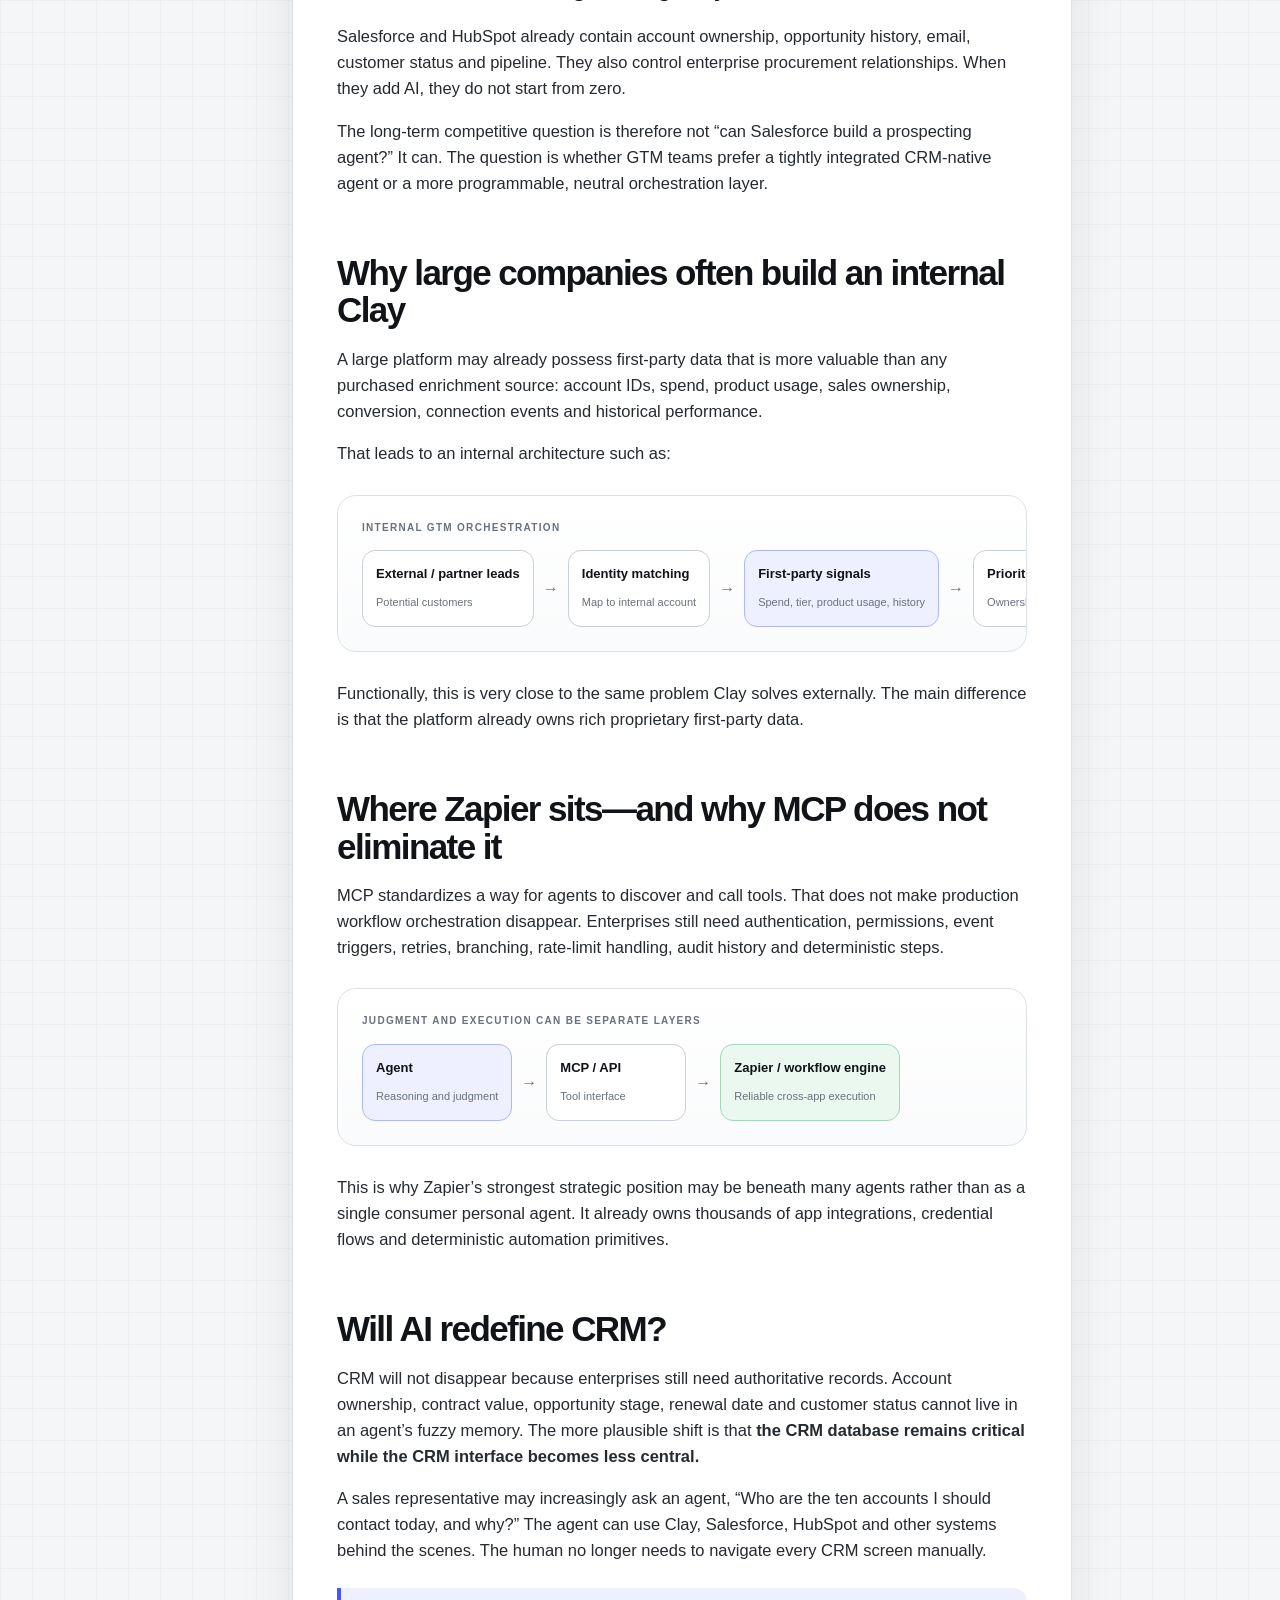
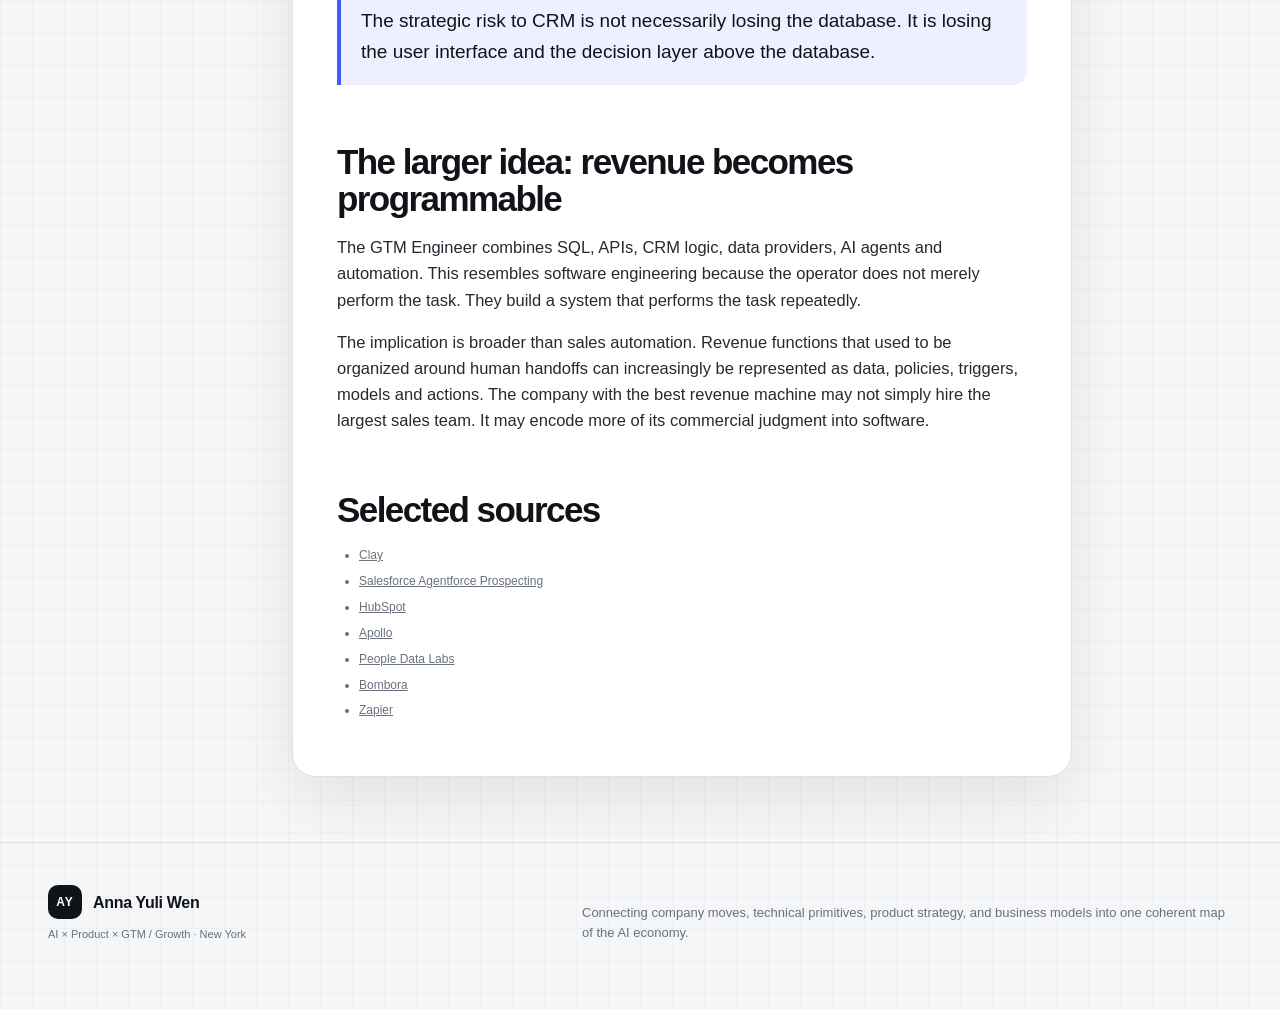
<file: articles/ai-gtm.html>
<!doctype html><html lang="en"><head><meta charset="utf-8"><meta name="viewport" content="width=device-width,initial-scale=1">
<title>Does CRM Still Matter If AI Knows Who to Sell To? Clay vs. Salesforce vs. HubSpot — Anna Yuli Wen</title><meta name="description" content="GTM is becoming programmable. This is the shift from systems that record sales activity to systems that decide who to target, why now, what to say, and what action to take next.">
<link rel="icon" href="../assets/mark.svg"><link rel="stylesheet" href="../styles.css"></head><body><header class="site-header"><div class="site-shell header-inner">
<a class="brand" href="../index.html"><span class="brand-mark">AY</span><span>Anna Yuli Wen</span></a>
<nav class="nav" aria-label="Primary"><a href="../ecosystem.html">Ecosystem</a><a href="../essays.html">Essays</a><a href="../big-tech.html">Big Tech AI</a><a href="../terms.html">Tech Terms</a></nav>
<button class="mobile-toggle" aria-label="Toggle navigation">☰</button></div></header>
<main><section class="article-hero"><div class="site-shell"><div class="breadcrumbs"><a href="../index.html">Home</a> / <a href="../essays.html">Essays</a> / Does CRM Still Matter If AI Knows Who to Sell To? Clay vs. Salesforce vs. HubSpot</div><div class="kicker">GTM · CRM · REVENUE SYSTEMS</div><h1>Does CRM Still Matter If AI Knows Who to Sell To? Clay vs. Salesforce vs. HubSpot</h1><p class="article-dek">GTM is becoming programmable. This is the shift from systems that record sales activity to systems that decide who to target, why now, what to say, and what action to take next.</p><div class="tag-row"><span class="article-tag">Clay</span><span class="article-tag">Salesforce</span><span class="article-tag">HubSpot</span><span class="article-tag">GTM Engineering</span><span class="article-tag">CRM</span><span class="article-tag">Intent Data</span><span class="article-tag">RevOps</span><span class="article-tag">MCP</span></div><div class="article-meta"><span>Anna Yuli Wen</span><span>•</span><span>21 min</span><span>•</span><span>Updated October 2026</span></div></div></section><section><div class="site-shell article-layout"><aside class="toc"><b>In this essay</b><a href="#gtm">What GTM is</a><a href="#b2b">Why B2B</a><a href="#data-sources">Data sources</a><a href="#waterfall">Waterfall enrichment</a><a href="#intent">Intent</a><a href="#clay">Clay</a><a href="#automation">Automation</a><a href="#data-economics">Data economics</a><a href="#human-loop">Human loop</a><a href="#events">Events</a><a href="#competitors">Competitors</a><a href="#pricing">Pricing</a><a href="#salesforce">CRM incumbents</a><a href="#internal-clay">Internal Clay</a><a href="#zapier">Zapier + MCP</a><a href="#crm-future">Future of CRM</a><a href="#future">Programmable revenue</a></aside><article class="article-body">
<h2 id="gtm">GTM is not outbound email</h2>
<p>Go-to-market is the full system that turns a market into revenue. It includes brand, content, ads, events, partnerships, inbound, outbound, qualification, routing, sales, procurement, onboarding, retention and expansion. Clay is powerful precisely because it does <strong>not</strong> try to own all of GTM. It focuses on the layer where fragmented data has to become a decision.</p>

<div class="diagram"><div class="diagram-title">The B2B GTM funnel</div><div class="flow">
<div class="node"><strong>Demand</strong><span>Brand, content, ads, events, partners</span></div><div class="arrow">→</div>
<div class="node"><strong>Identify</strong><span>Accounts, leads, signals</span></div><div class="arrow">→</div>
<div class="node accent"><strong>Decide</strong><span>Enrich, score, route, research</span></div><div class="arrow">→</div>
<div class="node"><strong>Sell</strong><span>Outreach, meetings, demos, negotiation</span></div><div class="arrow">→</div>
<div class="node green"><strong>Expand</strong><span>Onboarding, retention, upsell</span></div>
</div></div>

<p>Clay’s strongest territory is the middle: <strong>who should we target, why now, which person matters, what do we know, and what should happen next?</strong></p>

<h2 id="b2b">Why Clay is naturally B2B</h2>
<p>B2B sales has an account structure. A company has firmographic attributes, a buying committee, specific decision-makers and signals that suggest timing. That makes data enrichment unusually valuable.</p>
<div class="diagram"><div class="diagram-title">B2B account structure</div><div class="stack">
<div class="stack-row"><div class="stack-label">Account</div><div class="stack-content"><span class="chip">Industry</span><span class="chip">Headcount</span><span class="chip">Funding</span><span class="chip">Tech stack</span><span class="chip">Intent</span></div></div>
<div class="stack-row"><div class="stack-label">Buying committee</div><div class="stack-content"><span class="chip">CFO</span><span class="chip">VP Sales</span><span class="chip">RevOps</span><span class="chip">Procurement</span></div></div>
<div class="stack-row"><div class="stack-label">Actions</div><div class="stack-content"><span class="chip">Research</span><span class="chip">Score</span><span class="chip">Route</span><span class="chip">Message</span></div></div>
</div></div>
<p>B2C growth usually looks different. Millions of consumers are segmented by behavior, lifecycle and audience attributes, then reached through ads, push, email and product experiences. Clay’s row-by-row account and contact model is much more naturally suited to B2B.</p>

<h2 id="data-sources">The data companies underneath Clay</h2>
<p>Clay is easier to understand once you realize it does not need to own every dataset. It can orchestrate specialized providers.</p>

<table class="compare-table"><thead><tr><th>Provider / signal</th><th>What it is good at</th><th>Typical GTM use</th></tr></thead><tbody>
<tr><td>Apollo</td><td>B2B contacts, companies, emails, phones, prospecting</td><td>Find the right people and reach them</td></tr>
<tr><td>People Data Labs</td><td>API-first person and company data</td><td>Enrichment, identity matching, company attributes</td></tr>
<tr><td>Clearbit / HubSpot</td><td>Company and contact enrichment, intent</td><td>Improve CRM records and identify visitors/buyers</td></tr>
<tr><td>Crunchbase</td><td>Funding, investors, company stage</td><td>Use financing/growth as a timing signal</td></tr>
<tr><td>G2 / Bombora / 6sense</td><td>Intent and account research signals</td><td>Determine who may be actively evaluating a category</td></tr>
<tr><td>CRM / warehouse</td><td>First-party customer and revenue data</td><td>Ownership, spend, history, opportunity state</td></tr>
</tbody></table>

<p>The crucial strategic decision is that Clay behaves more like a <strong>data orchestration company</strong> than a single database vendor. If a provider is weak for a particular record, Clay can query another.</p>

<h2 id="waterfall">Waterfall enrichment is a simple but powerful abstraction</h2>
<div class="diagram"><div class="diagram-title">Waterfall enrichment</div><div class="flow">
<div class="node"><strong>Need email</strong><span>One contact record</span></div><div class="arrow">→</div>
<div class="node"><strong>Provider A</strong><span>Found? stop</span></div><div class="arrow">→</div>
<div class="node"><strong>Provider B</strong><span>Found? stop</span></div><div class="arrow">→</div>
<div class="node accent"><strong>Provider C</strong><span>Successful enrichment</span></div><div class="arrow">→</div>
<div class="node green"><strong>Verified record</strong><span>Continue workflow</span></div>
</div></div>
<p>This matters because no single B2B dataset has perfect coverage. The orchestration layer can become more valuable than the underlying source for many workflows.</p>

<h2 id="intent">Intent data: the difference between “who fits” and “who is ready now”</h2>
<p>Firmographic fit answers whether a company <em>could</em> be a customer. Intent signals try to answer whether the company may be actively researching or moving toward a purchase.</p>
<p>First-party intent can include pricing-page visits, product events, webinar participation or ad engagement. Third-party intent can come from review sites, publisher networks or research-cooperative data. A strong GTM system combines both.</p>

<div class="diagram"><div class="diagram-title">Fit × timing</div><div class="axis">
<div class="quad"><strong>High fit / low intent</strong><span>Good account, wrong moment. Nurture.</span></div>
<div class="quad"><strong>High fit / high intent</strong><span>Priority account. Route immediately.</span></div>
<div class="quad"><strong>Low fit / low intent</strong><span>Ignore.</span></div>
<div class="quad"><strong>Low fit / high intent</strong><span>Investigate—intent may reveal a new segment.</span></div>
</div></div>

<h2 id="clay">Clay turns a spreadsheet into a programmable revenue system</h2>
<p>The classic Clay interface resembles a highly programmable spreadsheet. One row can be one company or one person; each column can be a provider lookup, API call, CRM query, formula, web research result or AI judgment.</p>
<div class="codebox">IF employee_count > 500
AND funding_recency < 180 days
AND intent = "high"
AND current_crm = "HubSpot"

THEN:
  research enterprise expansion
  find VP Sales
  verify email
  score account
  write personalized outreach
  route to named AE</div>
<p>That is why the emerging role of <strong>GTM Engineer</strong> matters. The operator is no longer simply performing sales operations manually. They are programming the revenue machine.</p>

<h3>Claygent changes research from manual labor into parallel compute</h3>
<p>A human SDR can visit a handful of company websites. An agent system can run thousands of structured research tasks: Does this company expose an API? Is it hiring a Head of Sales? Is there evidence of international expansion? Does it have enterprise pricing? The result is then written back into a table that can drive deterministic logic.</p>

<h2 id="automation">How much of the funnel can be automated?</h2>
<p>A modern workflow can automate a surprisingly long chain:</p>
<div class="diagram"><div class="diagram-title">Automatable top-of-funnel</div><div class="flow">
<div class="node"><strong>Source</strong><span>Find accounts</span></div><div class="arrow">→</div>
<div class="node"><strong>Enrich</strong><span>Company + people</span></div><div class="arrow">→</div>
<div class="node accent"><strong>Research + score</strong><span>AI + rules</span></div><div class="arrow">→</div>
<div class="node"><strong>Activate</strong><span>Email, ads, CRM, alerts</span></div><div class="arrow">→</div>
<div class="node green"><strong>Human sale</strong><span>Discovery, negotiation, relationship</span></div>
</div></div>

<p>The human still matters heavily once the interaction becomes ambiguous, political or relational: discovery calls, executive dinners, demos, negotiation, procurement and complex account strategy. Clay is better understood as a top-of-funnel intelligence and orchestration layer than as a complete replacement for sales.</p>


<h2 id="data-economics">The economics of B2B data are more important than they look</h2>
<p>Enrichment data is not free, and at enterprise scale it can become a meaningful line item. API-first providers may charge per successful person or company record; contact databases charge through seats, credits or enterprise contracts; intent providers sell premium access to proprietary behavioral signals. A workflow that enriches millions of records can therefore create hundreds of thousands or millions of dollars of annual data spend.</p>
<p>This is one reason Clay’s role as an aggregator is strategically interesting. A large orchestration platform can negotiate volume pricing across providers, expose a standardized credit system to customers and decide dynamically which source should be queried first. In economic terms, Clay is partly a wholesale buyer and router of B2B data.</p>
<div class="callout"><h4>Why this matters</h4><p>If a customer had to negotiate, integrate and maintain contracts with ten enrichment vendors separately, the workflow would be operationally expensive even before counting the raw data cost. Clay compresses both procurement complexity and engineering complexity.</p></div>

<h2 id="human-loop">Human-in-the-loop is a feature, not a failure</h2>
<p>It is tempting to describe AI GTM as a fully autonomous machine that finds prospects and closes deals without humans. That is usually the wrong model for high-value B2B sales. The goal is not necessarily to remove the human. It is to reserve human attention for the parts of the funnel where judgment and relationships are valuable.</p>

<div class="diagram"><div class="diagram-title">Automation boundary in enterprise sales</div><div class="flow">
<div class="node green"><strong>Machine-first</strong><span>Source, enrich, research, score, route</span></div><div class="arrow">→</div>
<div class="node accent"><strong>Shared</strong><span>Draft outreach, follow-up, meeting prep</span></div><div class="arrow">→</div>
<div class="node"><strong>Human-first</strong><span>Discovery, executive trust, negotiation, procurement</span></div>
</div></div>

<p>For a $300,000 enterprise contract, an executive dinner or a nuanced procurement negotiation may be worth far more than the cost of the human seller. Automation should therefore move the salesperson away from repetitive list building and toward high-value interaction.</p>

<h2 id="events">Clay is not only for cold email</h2>
<p>The same enrichment and decision layer can orchestrate events, webinars, field marketing, partner motions and advertising audiences.</p>
<h3>Conference example</h3>
<div class="codebox">300 attendees
→ enrich company + title
→ compare with ICP
→ identify existing opportunities
→ score strategic accounts
→ invite 35 executives to a dinner
→ route each attendee to the correct account owner</div>
<h3>Webinar example</h3>
<div class="codebox">Registered?
Attended?
Company size?
Intent signal?
Open opportunity?
Existing customer?

→ High-value prospect: AE outreach
→ Medium intent: nurture
→ Existing customer: expansion motion
→ Low fit: suppress from expensive follow-up</div>
<p>The core product is therefore not “email sending.” It is a programmable decision layer that determines which commercial action should happen to which entity.</p>

<h2 id="competitors">Clay’s competitors come from five different markets</h2>
<p>There is no single perfect Clay competitor because Clay sits across several categories at once.</p>
<table class="compare-table"><thead><tr><th>Category</th><th>Examples</th><th>What they own</th></tr></thead><tbody>
<tr><td>Data / contacts</td><td>Apollo, ZoomInfo, People Data Labs</td><td>Company/person datasets and prospecting</td></tr>
<tr><td>Intent / ABM</td><td>6sense, Demandbase, G2, Bombora</td><td>Account signals and prioritization</td></tr>
<tr><td>Sales engagement</td><td>Outreach, Salesloft, Apollo</td><td>Sequences, cadences, rep workflow</td></tr>
<tr><td>Workflow automation</td><td>Zapier, n8n</td><td>Cross-application actions and event logic</td></tr>
<tr><td>CRM AI</td><td>Salesforce Agentforce, HubSpot Breeze</td><td>Native customer context and agent workflows</td></tr>
</tbody></table>
<p>Clay’s differentiation is its Lego-like combination of these categories: use whichever data source is best, run custom logic, call an agent, and then activate the result in the system of choice.</p>

<h2 id="pricing">Why Clay's pricing model is evolving</h2>
<p>Clay historically used credits because many enrichments have a real third-party cost. As the product expands, a single “credit” becomes a poor representation of two distinct resources: <strong>data acquisition</strong> and <strong>workflow execution</strong>. Separating data credits from actions reflects the company’s evolution from enrichment tool toward a broader orchestration platform.</p>
<p>This matters strategically. If Clay only marked up data, it could be disintermediated by customers buying directly from providers. If it owns the orchestration logic, agent research, routing, governance and execution, the value shifts away from commodity records and toward the revenue system itself.</p>

<h2 id="salesforce">Why Salesforce and HubSpot did not make Clay irrelevant</h2>
<p>Salesforce’s historical abstraction is the CRM record: Lead, Contact, Account, Opportunity. Its superpower is being the authoritative system of record for sales. Clay starts from a different question: <strong>what should happen before and around those records?</strong></p>

<div class="diagram"><div class="diagram-title">The evolution of the revenue stack</div><div class="flow">
<div class="node"><strong>System of record</strong><span>What happened?</span></div><div class="arrow">→</div>
<div class="node accent"><strong>System of intelligence</strong><span>What matters?</span></div><div class="arrow">→</div>
<div class="node green"><strong>System of action</strong><span>What should happen next?</span></div>
</div></div>

<p>Salesforce and HubSpot are now aggressively moving into the same territory with prospecting agents, enrichment, intent and automated outreach. That does not invalidate Clay. It changes Clay’s moat requirement.</p>

<h3>Clay’s structural advantage: neutrality</h3>
<p>Salesforce wants the world to revolve around Salesforce. HubSpot wants the world to revolve around HubSpot. Clay can position itself as a neutral orchestration layer over Salesforce, HubSpot, Snowflake, BigQuery, Apollo, G2, custom APIs and whatever model provider is best.</p>
<p>This makes Clay particularly attractive in heterogeneous enterprise stacks where the truth is distributed across systems rather than contained in a single CRM.</p>

<h3>The incumbent advantage: data gravity</h3>
<p>Salesforce and HubSpot already contain account ownership, opportunity history, email, customer status and pipeline. They also control enterprise procurement relationships. When they add AI, they do not start from zero.</p>
<p>The long-term competitive question is therefore not “can Salesforce build a prospecting agent?” It can. The question is whether GTM teams prefer a tightly integrated CRM-native agent or a more programmable, neutral orchestration layer.</p>

<h2 id="internal-clay">Why large companies often build an internal Clay</h2>
<p>A large platform may already possess first-party data that is more valuable than any purchased enrichment source: account IDs, spend, product usage, sales ownership, conversion, connection events and historical performance.</p>
<p>That leads to an internal architecture such as:</p>
<div class="diagram"><div class="diagram-title">Internal GTM orchestration</div><div class="flow">
<div class="node"><strong>External / partner leads</strong><span>Potential customers</span></div><div class="arrow">→</div>
<div class="node"><strong>Identity matching</strong><span>Map to internal account</span></div><div class="arrow">→</div>
<div class="node accent"><strong>First-party signals</strong><span>Spend, tier, product usage, history</span></div><div class="arrow">→</div>
<div class="node"><strong>Prioritize + route</strong><span>Ownership and action</span></div><div class="arrow">→</div>
<div class="node green"><strong>Measure outcome</strong><span>Activation, revenue, retention</span></div>
</div></div>
<p>Functionally, this is very close to the same problem Clay solves externally. The main difference is that the platform already owns rich proprietary first-party data.</p>

<h2 id="zapier">Where Zapier sits—and why MCP does not eliminate it</h2>
<p>MCP standardizes a way for agents to discover and call tools. That does not make production workflow orchestration disappear. Enterprises still need authentication, permissions, event triggers, retries, branching, rate-limit handling, audit history and deterministic steps.</p>
<div class="diagram"><div class="diagram-title">Judgment and execution can be separate layers</div><div class="flow">
<div class="node accent"><strong>Agent</strong><span>Reasoning and judgment</span></div><div class="arrow">→</div>
<div class="node"><strong>MCP / API</strong><span>Tool interface</span></div><div class="arrow">→</div>
<div class="node green"><strong>Zapier / workflow engine</strong><span>Reliable cross-app execution</span></div>
</div></div>
<p>This is why Zapier’s strongest strategic position may be beneath many agents rather than as a single consumer personal agent. It already owns thousands of app integrations, credential flows and deterministic automation primitives.</p>

<h2 id="crm-future">Will AI redefine CRM?</h2>
<p>CRM will not disappear because enterprises still need authoritative records. Account ownership, contract value, opportunity stage, renewal date and customer status cannot live in an agent’s fuzzy memory. The more plausible shift is that <strong>the CRM database remains critical while the CRM interface becomes less central.</strong></p>
<p>A sales representative may increasingly ask an agent, “Who are the ten accounts I should contact today, and why?” The agent can use Clay, Salesforce, HubSpot and other systems behind the scenes. The human no longer needs to navigate every CRM screen manually.</p>
<blockquote>The strategic risk to CRM is not necessarily losing the database. It is losing the user interface and the decision layer above the database.</blockquote>

<h2 id="future">The larger idea: revenue becomes programmable</h2>
<p>The GTM Engineer combines SQL, APIs, CRM logic, data providers, AI agents and automation. This resembles software engineering because the operator does not merely perform the task. They build a system that performs the task repeatedly.</p>
<p>The implication is broader than sales automation. Revenue functions that used to be organized around human handoffs can increasingly be represented as data, policies, triggers, models and actions. The company with the best revenue machine may not simply hire the largest sales team. It may encode more of its commercial judgment into software.</p>

<h2 id="sources">Selected sources</h2>
<ul class="source-list">
<li><a href="https://www.clay.com/">Clay</a></li>
<li><a href="https://www.salesforce.com/sales/prospecting/agent/">Salesforce Agentforce Prospecting</a></li>
<li><a href="https://www.hubspot.com/">HubSpot</a></li>
<li><a href="https://www.apollo.io/">Apollo</a></li>
<li><a href="https://www.peopledatalabs.com/">People Data Labs</a></li>
<li><a href="https://bombora.com/">Bombora</a></li>
<li><a href="https://zapier.com/">Zapier</a></li>
</ul>
</article><aside class="aside"><div class="aside-card"><b>Core lens</b><p>Where does durable value sit if models continue getting better and cheaper?</p></div></aside></div></section></main><footer class="footer"><div class="site-shell footer-inner"><div><div class="brand"><span class="brand-mark">AY</span><span>Anna Yuli Wen</span></div><p class="footer-note">AI × Product × GTM / Growth · New York</p></div><p>Connecting company moves, technical primitives, product strategy, and business models into one coherent map of the AI economy.</p></div></footer><script src="../site-data.js"></script><script src="../script.js"></script></body></html>
</file>
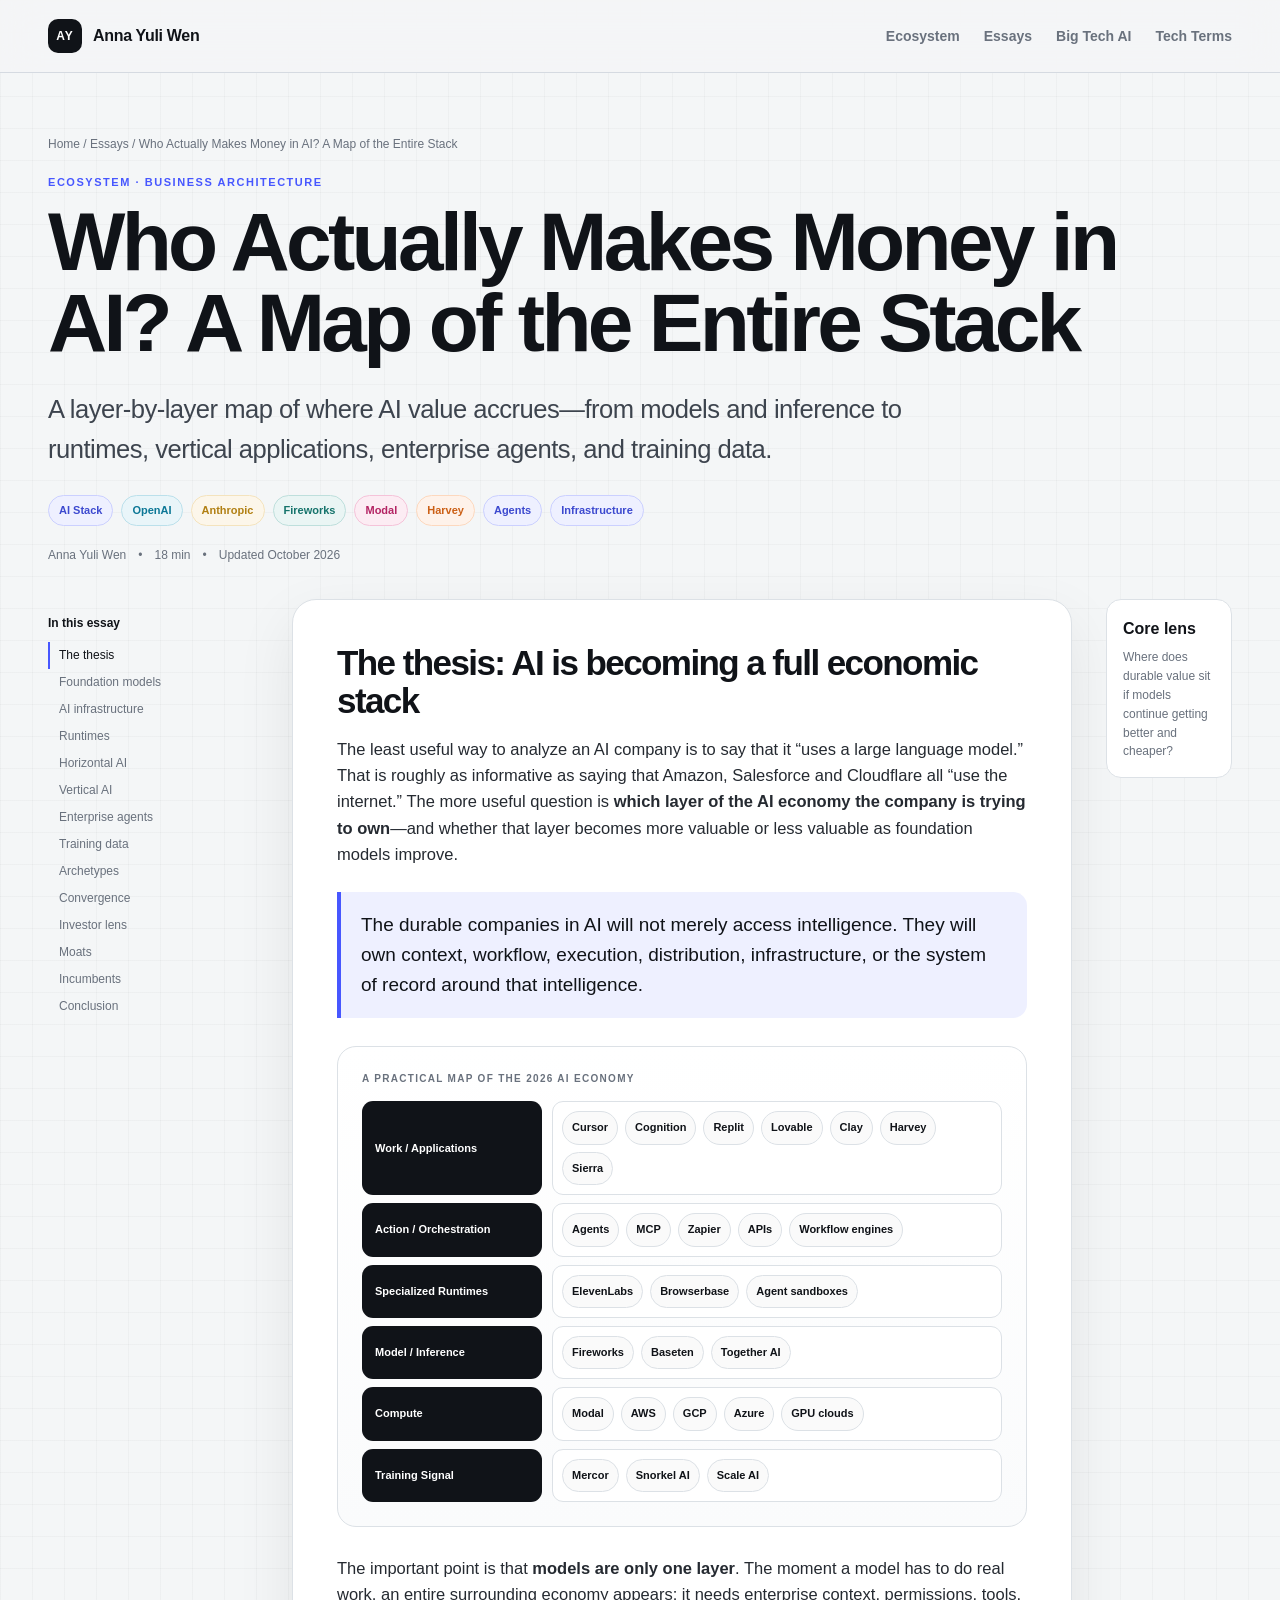
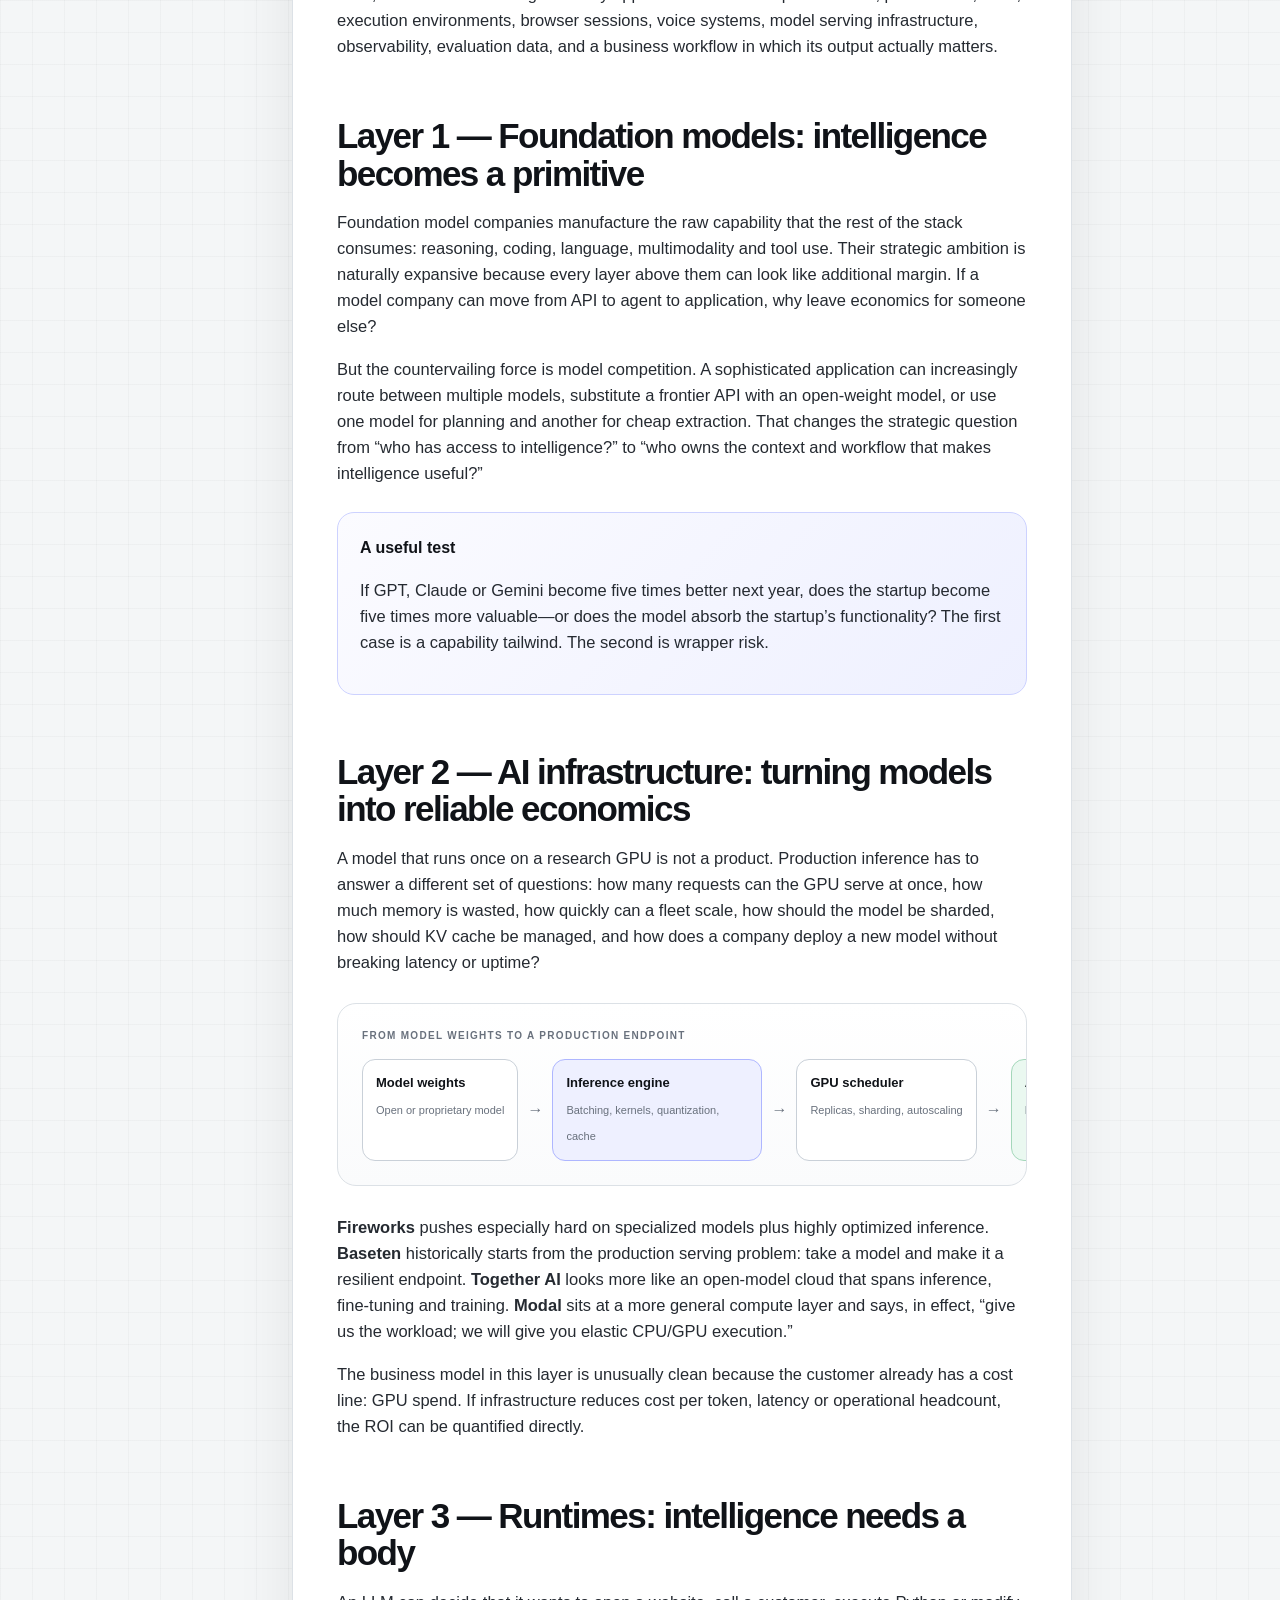
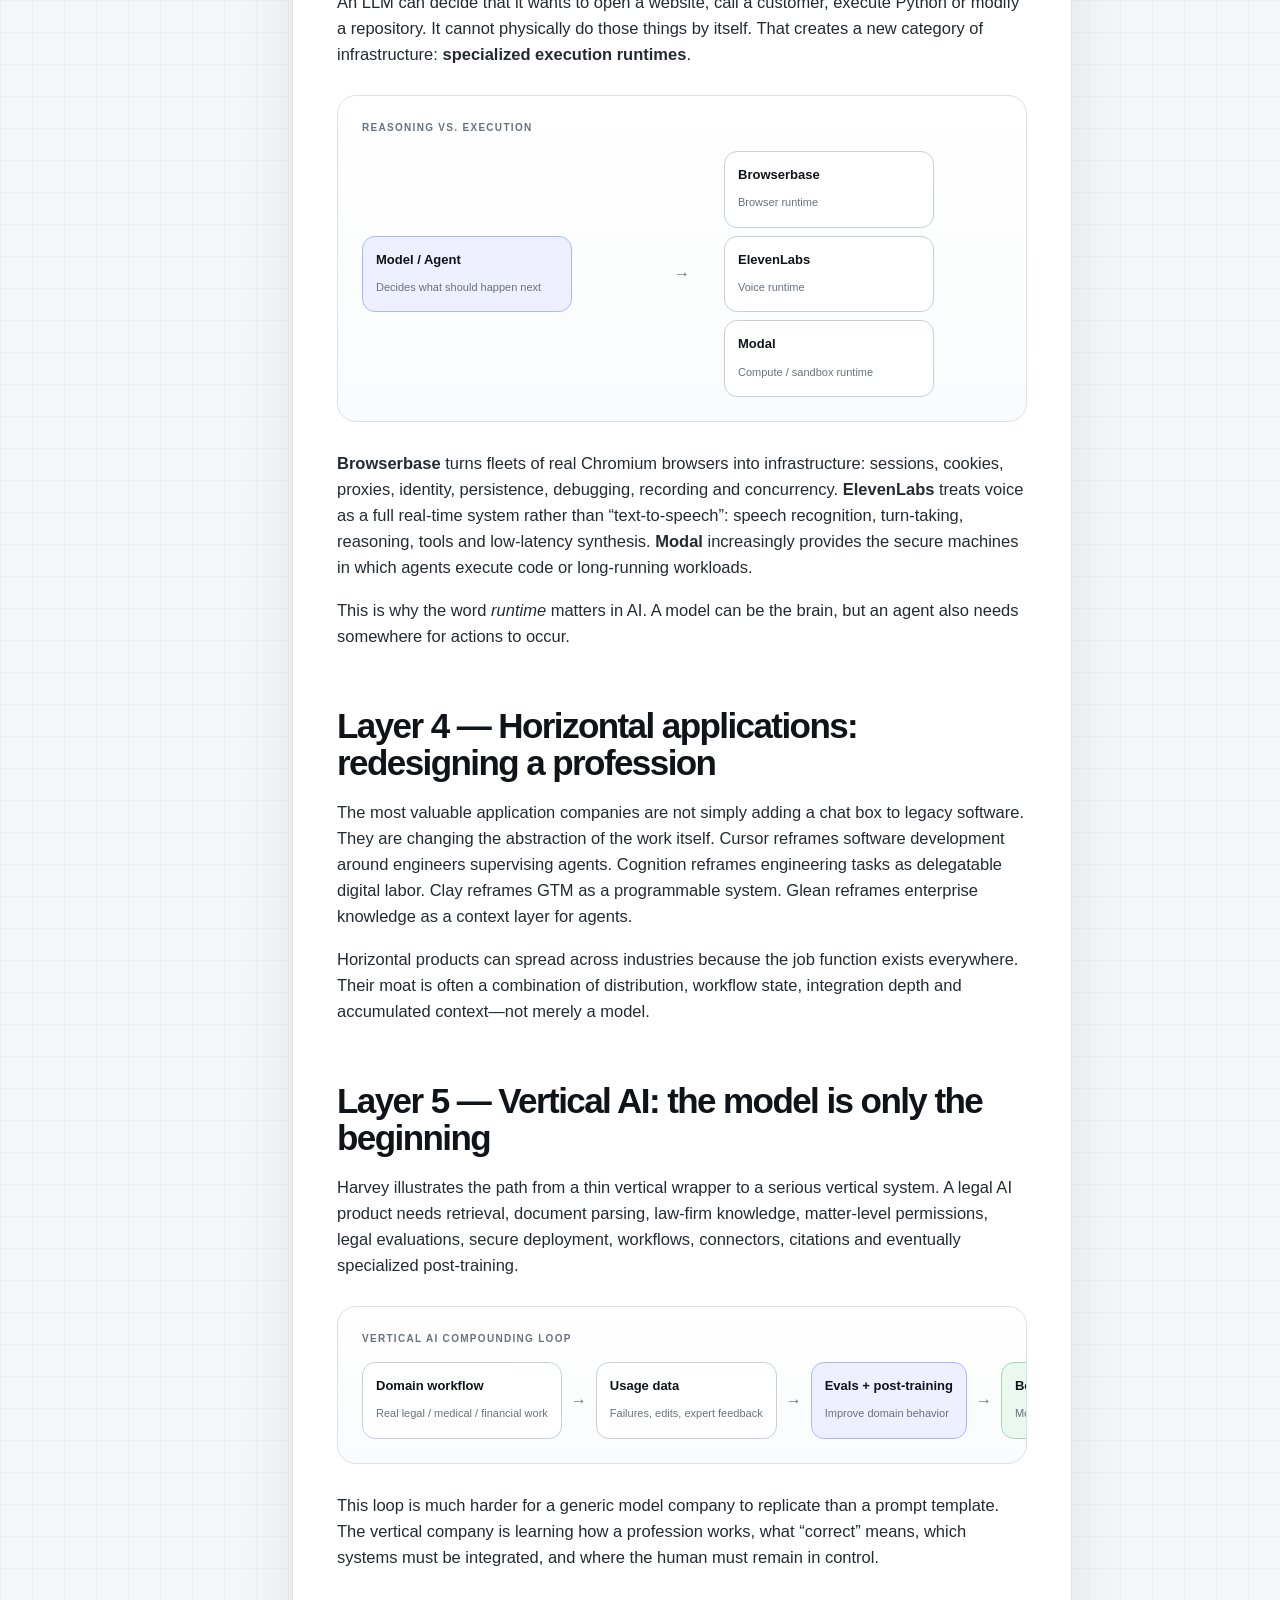
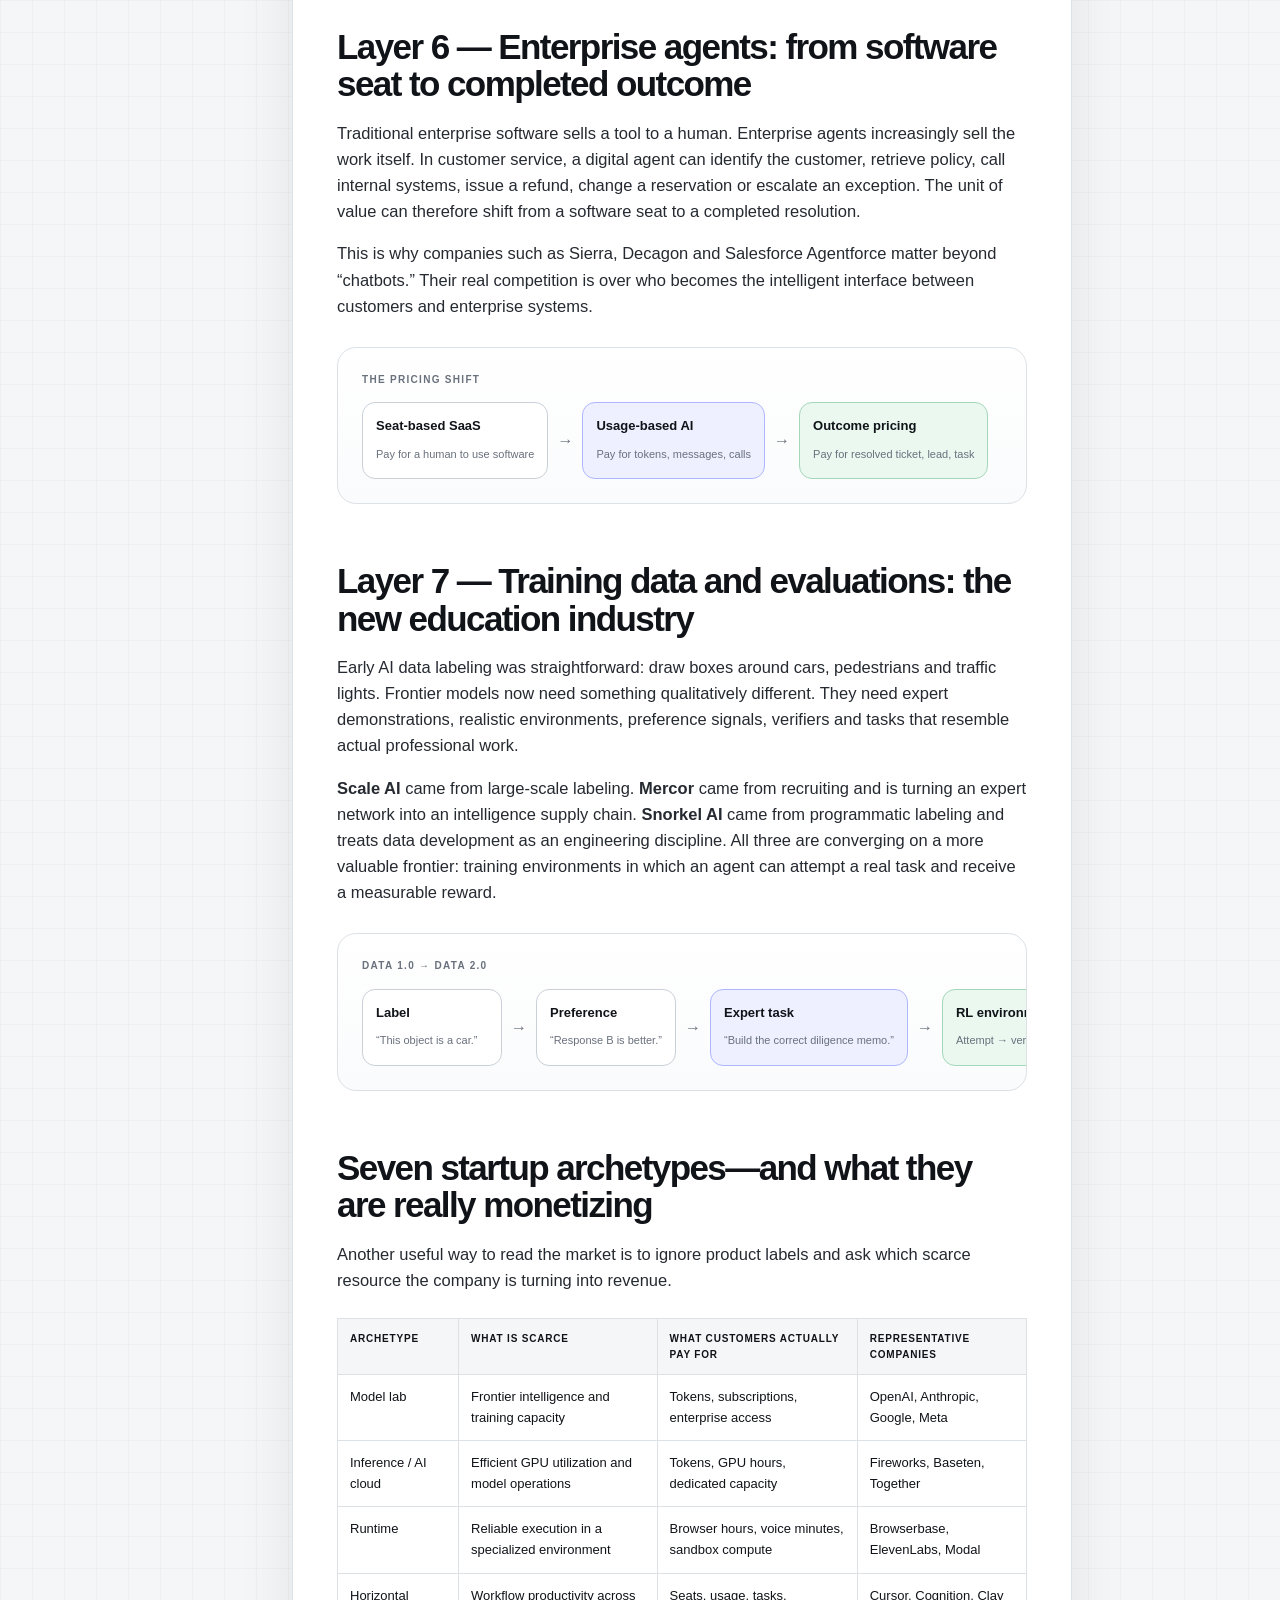
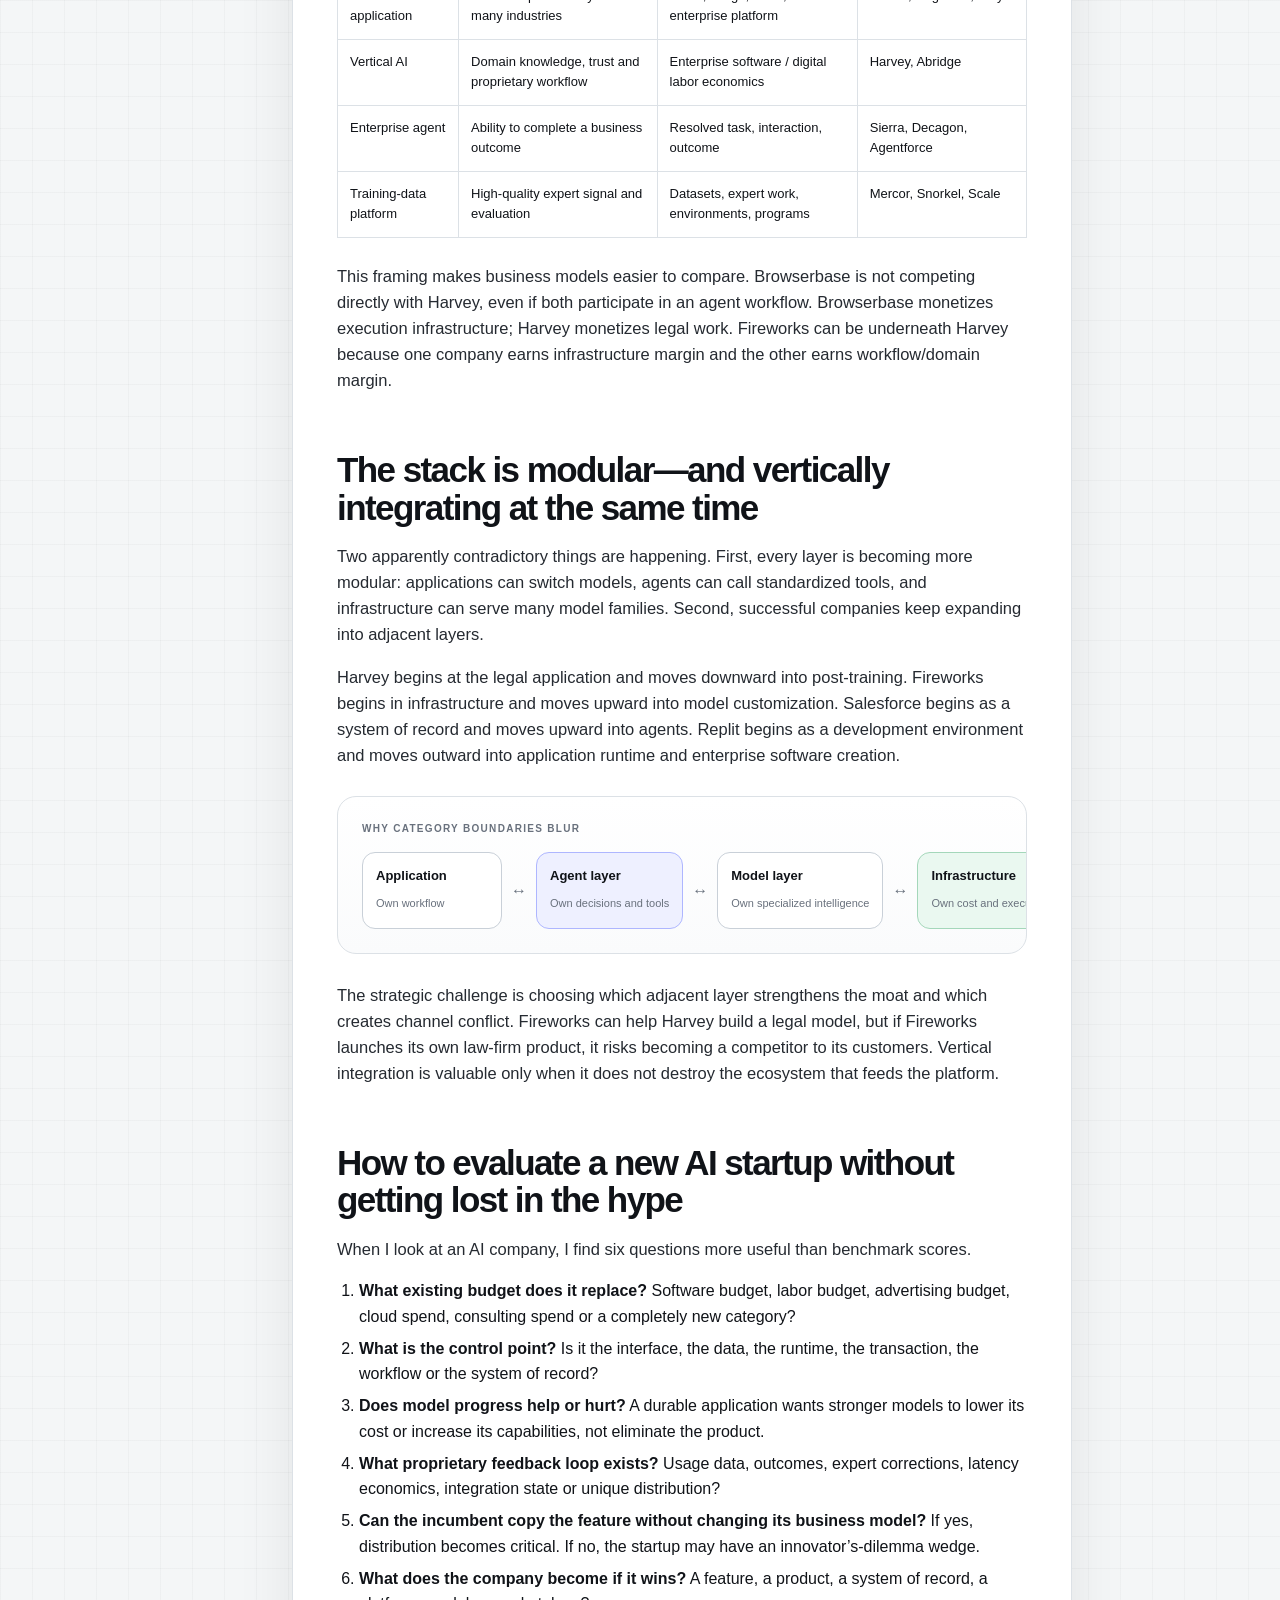
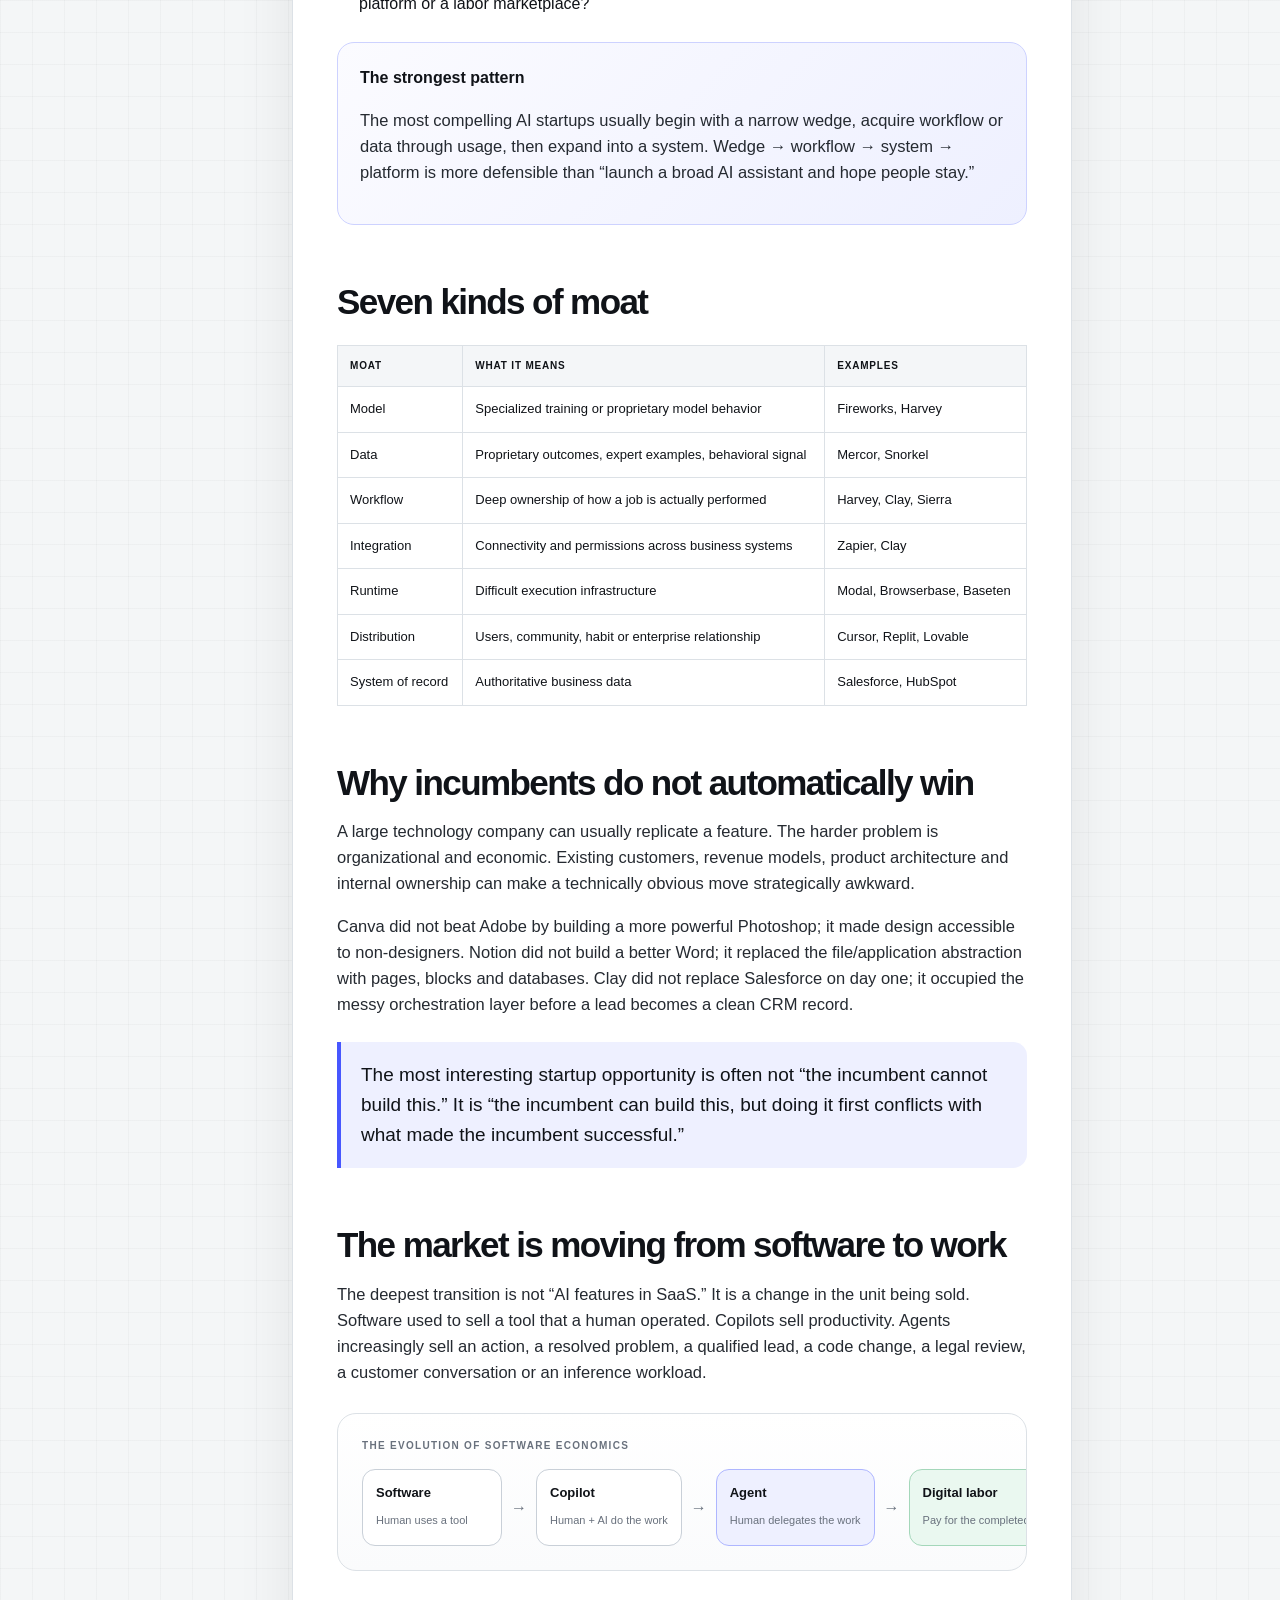
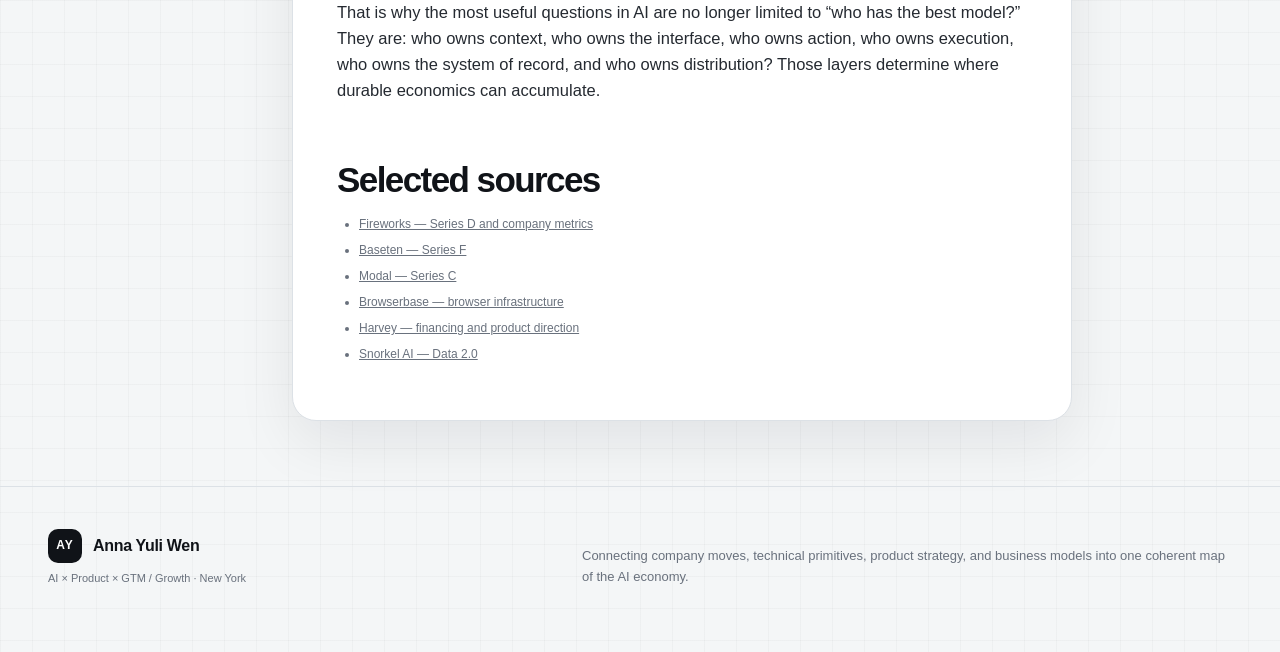
<file: articles/ai-startup-stack.html>
<!doctype html><html lang="en"><head><meta charset="utf-8"><meta name="viewport" content="width=device-width,initial-scale=1">
<title>Who Actually Makes Money in AI? A Map of the Entire Stack — Anna Yuli Wen</title><meta name="description" content="A layer-by-layer map of where AI value accrues—from models and inference to runtimes, vertical applications, enterprise agents, and training data.">
<link rel="icon" href="../assets/mark.svg"><link rel="stylesheet" href="../styles.css"></head><body><header class="site-header"><div class="site-shell header-inner">
<a class="brand" href="../index.html"><span class="brand-mark">AY</span><span>Anna Yuli Wen</span></a>
<nav class="nav" aria-label="Primary"><a href="../ecosystem.html">Ecosystem</a><a href="../essays.html">Essays</a><a href="../big-tech.html">Big Tech AI</a><a href="../terms.html">Tech Terms</a></nav>
<button class="mobile-toggle" aria-label="Toggle navigation">☰</button></div></header>
<main><section class="article-hero"><div class="site-shell"><div class="breadcrumbs"><a href="../index.html">Home</a> / <a href="../essays.html">Essays</a> / Who Actually Makes Money in AI? A Map of the Entire Stack</div><div class="kicker">ECOSYSTEM · BUSINESS ARCHITECTURE</div><h1>Who Actually Makes Money in AI? A Map of the Entire Stack</h1><p class="article-dek">A layer-by-layer map of where AI value accrues—from models and inference to runtimes, vertical applications, enterprise agents, and training data.</p><div class="tag-row"><span class="article-tag">AI Stack</span><span class="article-tag">OpenAI</span><span class="article-tag">Anthropic</span><span class="article-tag">Fireworks</span><span class="article-tag">Modal</span><span class="article-tag">Harvey</span><span class="article-tag">Agents</span><span class="article-tag">Infrastructure</span></div><div class="article-meta"><span>Anna Yuli Wen</span><span>•</span><span>18 min</span><span>•</span><span>Updated October 2026</span></div></div></section><section><div class="site-shell article-layout"><aside class="toc"><b>In this essay</b><a href="#thesis">The thesis</a><a href="#models">Foundation models</a><a href="#infra">AI infrastructure</a><a href="#runtime">Runtimes</a><a href="#apps">Horizontal AI</a><a href="#vertical">Vertical AI</a><a href="#agents">Enterprise agents</a><a href="#data">Training data</a><a href="#archetypes">Archetypes</a><a href="#convergence">Convergence</a><a href="#investor-lens">Investor lens</a><a href="#moats">Moats</a><a href="#incumbents">Incumbents</a><a href="#conclusion">Conclusion</a></aside><article class="article-body">
<h2 id="thesis">The thesis: AI is becoming a full economic stack</h2>
<p>The least useful way to analyze an AI company is to say that it “uses a large language model.” That is roughly as informative as saying that Amazon, Salesforce and Cloudflare all “use the internet.” The more useful question is <strong>which layer of the AI economy the company is trying to own</strong>—and whether that layer becomes more valuable or less valuable as foundation models improve.</p>
<blockquote>The durable companies in AI will not merely access intelligence. They will own context, workflow, execution, distribution, infrastructure, or the system of record around that intelligence.</blockquote>

<div class="diagram"><div class="diagram-title">A practical map of the 2026 AI economy</div><div class="stack">
<div class="stack-row"><div class="stack-label">Work / Applications</div><div class="stack-content"><span class="chip">Cursor</span><span class="chip">Cognition</span><span class="chip">Replit</span><span class="chip">Lovable</span><span class="chip">Clay</span><span class="chip">Harvey</span><span class="chip">Sierra</span></div></div>
<div class="stack-row"><div class="stack-label">Action / Orchestration</div><div class="stack-content"><span class="chip">Agents</span><span class="chip">MCP</span><span class="chip">Zapier</span><span class="chip">APIs</span><span class="chip">Workflow engines</span></div></div>
<div class="stack-row"><div class="stack-label">Specialized Runtimes</div><div class="stack-content"><span class="chip">ElevenLabs</span><span class="chip">Browserbase</span><span class="chip">Agent sandboxes</span></div></div>
<div class="stack-row"><div class="stack-label">Model / Inference</div><div class="stack-content"><span class="chip">Fireworks</span><span class="chip">Baseten</span><span class="chip">Together AI</span></div></div>
<div class="stack-row"><div class="stack-label">Compute</div><div class="stack-content"><span class="chip">Modal</span><span class="chip">AWS</span><span class="chip">GCP</span><span class="chip">Azure</span><span class="chip">GPU clouds</span></div></div>
<div class="stack-row"><div class="stack-label">Training Signal</div><div class="stack-content"><span class="chip">Mercor</span><span class="chip">Snorkel AI</span><span class="chip">Scale AI</span></div></div>
</div></div>

<p>The important point is that <strong>models are only one layer</strong>. The moment a model has to do real work, an entire surrounding economy appears: it needs enterprise context, permissions, tools, execution environments, browser sessions, voice systems, model serving infrastructure, observability, evaluation data, and a business workflow in which its output actually matters.</p>

<h2 id="models">Layer 1 — Foundation models: intelligence becomes a primitive</h2>
<p>Foundation model companies manufacture the raw capability that the rest of the stack consumes: reasoning, coding, language, multimodality and tool use. Their strategic ambition is naturally expansive because every layer above them can look like additional margin. If a model company can move from API to agent to application, why leave economics for someone else?</p>
<p>But the countervailing force is model competition. A sophisticated application can increasingly route between multiple models, substitute a frontier API with an open-weight model, or use one model for planning and another for cheap extraction. That changes the strategic question from “who has access to intelligence?” to “who owns the context and workflow that makes intelligence useful?”</p>
<div class="callout"><h4>A useful test</h4><p>If GPT, Claude or Gemini become five times better next year, does the startup become five times more valuable—or does the model absorb the startup’s functionality? The first case is a capability tailwind. The second is wrapper risk.</p></div>

<h2 id="infra">Layer 2 — AI infrastructure: turning models into reliable economics</h2>
<p>A model that runs once on a research GPU is not a product. Production inference has to answer a different set of questions: how many requests can the GPU serve at once, how much memory is wasted, how quickly can a fleet scale, how should the model be sharded, how should KV cache be managed, and how does a company deploy a new model without breaking latency or uptime?</p>

<div class="diagram"><div class="diagram-title">From model weights to a production endpoint</div><div class="flow">
<div class="node"><strong>Model weights</strong><span>Open or proprietary model</span></div><div class="arrow">→</div>
<div class="node accent"><strong>Inference engine</strong><span>Batching, kernels, quantization, cache</span></div><div class="arrow">→</div>
<div class="node"><strong>GPU scheduler</strong><span>Replicas, sharding, autoscaling</span></div><div class="arrow">→</div>
<div class="node green"><strong>API endpoint</strong><span>Reliable, observable, low latency</span></div>
</div></div>

<p><strong>Fireworks</strong> pushes especially hard on specialized models plus highly optimized inference. <strong>Baseten</strong> historically starts from the production serving problem: take a model and make it a resilient endpoint. <strong>Together AI</strong> looks more like an open-model cloud that spans inference, fine-tuning and training. <strong>Modal</strong> sits at a more general compute layer and says, in effect, “give us the workload; we will give you elastic CPU/GPU execution.”</p>
<p>The business model in this layer is unusually clean because the customer already has a cost line: GPU spend. If infrastructure reduces cost per token, latency or operational headcount, the ROI can be quantified directly.</p>

<h2 id="runtime">Layer 3 — Runtimes: intelligence needs a body</h2>
<p>An LLM can decide that it wants to open a website, call a customer, execute Python or modify a repository. It cannot physically do those things by itself. That creates a new category of infrastructure: <strong>specialized execution runtimes</strong>.</p>

<div class="diagram"><div class="diagram-title">Reasoning vs. execution</div><div class="branch">
<div class="node accent"><strong>Model / Agent</strong><span>Decides what should happen next</span></div>
<div class="center">→</div>
<div class="stack">
<div class="node"><strong>Browserbase</strong><span>Browser runtime</span></div>
<div class="node"><strong>ElevenLabs</strong><span>Voice runtime</span></div>
<div class="node"><strong>Modal</strong><span>Compute / sandbox runtime</span></div>
</div></div></div>

<p><strong>Browserbase</strong> turns fleets of real Chromium browsers into infrastructure: sessions, cookies, proxies, identity, persistence, debugging, recording and concurrency. <strong>ElevenLabs</strong> treats voice as a full real-time system rather than “text-to-speech”: speech recognition, turn-taking, reasoning, tools and low-latency synthesis. <strong>Modal</strong> increasingly provides the secure machines in which agents execute code or long-running workloads.</p>
<p>This is why the word <em>runtime</em> matters in AI. A model can be the brain, but an agent also needs somewhere for actions to occur.</p>

<h2 id="apps">Layer 4 — Horizontal applications: redesigning a profession</h2>
<p>The most valuable application companies are not simply adding a chat box to legacy software. They are changing the abstraction of the work itself. Cursor reframes software development around engineers supervising agents. Cognition reframes engineering tasks as delegatable digital labor. Clay reframes GTM as a programmable system. Glean reframes enterprise knowledge as a context layer for agents.</p>
<p>Horizontal products can spread across industries because the job function exists everywhere. Their moat is often a combination of distribution, workflow state, integration depth and accumulated context—not merely a model.</p>

<h2 id="vertical">Layer 5 — Vertical AI: the model is only the beginning</h2>
<p>Harvey illustrates the path from a thin vertical wrapper to a serious vertical system. A legal AI product needs retrieval, document parsing, law-firm knowledge, matter-level permissions, legal evaluations, secure deployment, workflows, connectors, citations and eventually specialized post-training.</p>
<div class="diagram"><div class="diagram-title">Vertical AI compounding loop</div><div class="flow">
<div class="node"><strong>Domain workflow</strong><span>Real legal / medical / financial work</span></div><div class="arrow">→</div>
<div class="node"><strong>Usage data</strong><span>Failures, edits, expert feedback</span></div><div class="arrow">→</div>
<div class="node accent"><strong>Evals + post-training</strong><span>Improve domain behavior</span></div><div class="arrow">→</div>
<div class="node green"><strong>Better product</strong><span>More adoption, richer workflow data</span></div>
</div></div>
<p>This loop is much harder for a generic model company to replicate than a prompt template. The vertical company is learning how a profession works, what “correct” means, which systems must be integrated, and where the human must remain in control.</p>

<h2 id="agents">Layer 6 — Enterprise agents: from software seat to completed outcome</h2>
<p>Traditional enterprise software sells a tool to a human. Enterprise agents increasingly sell the work itself. In customer service, a digital agent can identify the customer, retrieve policy, call internal systems, issue a refund, change a reservation or escalate an exception. The unit of value can therefore shift from a software seat to a completed resolution.</p>
<p>This is why companies such as Sierra, Decagon and Salesforce Agentforce matter beyond “chatbots.” Their real competition is over who becomes the intelligent interface between customers and enterprise systems.</p>

<div class="diagram"><div class="diagram-title">The pricing shift</div><div class="flow">
<div class="node"><strong>Seat-based SaaS</strong><span>Pay for a human to use software</span></div><div class="arrow">→</div>
<div class="node accent"><strong>Usage-based AI</strong><span>Pay for tokens, messages, calls</span></div><div class="arrow">→</div>
<div class="node green"><strong>Outcome pricing</strong><span>Pay for resolved ticket, lead, task</span></div>
</div></div>

<h2 id="data">Layer 7 — Training data and evaluations: the new education industry</h2>
<p>Early AI data labeling was straightforward: draw boxes around cars, pedestrians and traffic lights. Frontier models now need something qualitatively different. They need expert demonstrations, realistic environments, preference signals, verifiers and tasks that resemble actual professional work.</p>
<p><strong>Scale AI</strong> came from large-scale labeling. <strong>Mercor</strong> came from recruiting and is turning an expert network into an intelligence supply chain. <strong>Snorkel AI</strong> came from programmatic labeling and treats data development as an engineering discipline. All three are converging on a more valuable frontier: training environments in which an agent can attempt a real task and receive a measurable reward.</p>

<div class="diagram"><div class="diagram-title">Data 1.0 → Data 2.0</div><div class="flow">
<div class="node"><strong>Label</strong><span>“This object is a car.”</span></div><div class="arrow">→</div>
<div class="node"><strong>Preference</strong><span>“Response B is better.”</span></div><div class="arrow">→</div>
<div class="node accent"><strong>Expert task</strong><span>“Build the correct diligence memo.”</span></div><div class="arrow">→</div>
<div class="node green"><strong>RL environment</strong><span>Attempt → verify → reward → learn</span></div>
</div></div>


<h2 id="archetypes">Seven startup archetypes—and what they are really monetizing</h2>
<p>Another useful way to read the market is to ignore product labels and ask which scarce resource the company is turning into revenue.</p>
<table class="compare-table"><thead><tr><th>Archetype</th><th>What is scarce</th><th>What customers actually pay for</th><th>Representative companies</th></tr></thead><tbody>
<tr><td>Model lab</td><td>Frontier intelligence and training capacity</td><td>Tokens, subscriptions, enterprise access</td><td>OpenAI, Anthropic, Google, Meta</td></tr>
<tr><td>Inference / AI cloud</td><td>Efficient GPU utilization and model operations</td><td>Tokens, GPU hours, dedicated capacity</td><td>Fireworks, Baseten, Together</td></tr>
<tr><td>Runtime</td><td>Reliable execution in a specialized environment</td><td>Browser hours, voice minutes, sandbox compute</td><td>Browserbase, ElevenLabs, Modal</td></tr>
<tr><td>Horizontal application</td><td>Workflow productivity across many industries</td><td>Seats, usage, tasks, enterprise platform</td><td>Cursor, Cognition, Clay</td></tr>
<tr><td>Vertical AI</td><td>Domain knowledge, trust and proprietary workflow</td><td>Enterprise software / digital labor economics</td><td>Harvey, Abridge</td></tr>
<tr><td>Enterprise agent</td><td>Ability to complete a business outcome</td><td>Resolved task, interaction, outcome</td><td>Sierra, Decagon, Agentforce</td></tr>
<tr><td>Training-data platform</td><td>High-quality expert signal and evaluation</td><td>Datasets, expert work, environments, programs</td><td>Mercor, Snorkel, Scale</td></tr>
</tbody></table>
<p>This framing makes business models easier to compare. Browserbase is not competing directly with Harvey, even if both participate in an agent workflow. Browserbase monetizes execution infrastructure; Harvey monetizes legal work. Fireworks can be underneath Harvey because one company earns infrastructure margin and the other earns workflow/domain margin.</p>

<h2 id="convergence">The stack is modular—and vertically integrating at the same time</h2>
<p>Two apparently contradictory things are happening. First, every layer is becoming more modular: applications can switch models, agents can call standardized tools, and infrastructure can serve many model families. Second, successful companies keep expanding into adjacent layers.</p>
<p>Harvey begins at the legal application and moves downward into post-training. Fireworks begins in infrastructure and moves upward into model customization. Salesforce begins as a system of record and moves upward into agents. Replit begins as a development environment and moves outward into application runtime and enterprise software creation.</p>

<div class="diagram"><div class="diagram-title">Why category boundaries blur</div><div class="flow">
<div class="node"><strong>Application</strong><span>Own workflow</span></div><div class="arrow">↔</div>
<div class="node accent"><strong>Agent layer</strong><span>Own decisions and tools</span></div><div class="arrow">↔</div>
<div class="node"><strong>Model layer</strong><span>Own specialized intelligence</span></div><div class="arrow">↔</div>
<div class="node green"><strong>Infrastructure</strong><span>Own cost and execution</span></div>
</div></div>
<p>The strategic challenge is choosing which adjacent layer strengthens the moat and which creates channel conflict. Fireworks can help Harvey build a legal model, but if Fireworks launches its own law-firm product, it risks becoming a competitor to its customers. Vertical integration is valuable only when it does not destroy the ecosystem that feeds the platform.</p>

<h2 id="investor-lens">How to evaluate a new AI startup without getting lost in the hype</h2>
<p>When I look at an AI company, I find six questions more useful than benchmark scores.</p>
<ol>
<li><strong>What existing budget does it replace?</strong> Software budget, labor budget, advertising budget, cloud spend, consulting spend or a completely new category?</li>
<li><strong>What is the control point?</strong> Is it the interface, the data, the runtime, the transaction, the workflow or the system of record?</li>
<li><strong>Does model progress help or hurt?</strong> A durable application wants stronger models to lower its cost or increase its capabilities, not eliminate the product.</li>
<li><strong>What proprietary feedback loop exists?</strong> Usage data, outcomes, expert corrections, latency economics, integration state or unique distribution?</li>
<li><strong>Can the incumbent copy the feature without changing its business model?</strong> If yes, distribution becomes critical. If no, the startup may have an innovator’s-dilemma wedge.</li>
<li><strong>What does the company become if it wins?</strong> A feature, a product, a system of record, a platform or a labor marketplace?</li>
</ol>

<div class="callout"><h4>The strongest pattern</h4><p>The most compelling AI startups usually begin with a narrow wedge, acquire workflow or data through usage, then expand into a system. Wedge → workflow → system → platform is more defensible than “launch a broad AI assistant and hope people stay.”</p></div>

<h2 id="moats">Seven kinds of moat</h2>
<table class="compare-table"><thead><tr><th>Moat</th><th>What it means</th><th>Examples</th></tr></thead><tbody>
<tr><td>Model</td><td>Specialized training or proprietary model behavior</td><td>Fireworks, Harvey</td></tr>
<tr><td>Data</td><td>Proprietary outcomes, expert examples, behavioral signal</td><td>Mercor, Snorkel</td></tr>
<tr><td>Workflow</td><td>Deep ownership of how a job is actually performed</td><td>Harvey, Clay, Sierra</td></tr>
<tr><td>Integration</td><td>Connectivity and permissions across business systems</td><td>Zapier, Clay</td></tr>
<tr><td>Runtime</td><td>Difficult execution infrastructure</td><td>Modal, Browserbase, Baseten</td></tr>
<tr><td>Distribution</td><td>Users, community, habit or enterprise relationship</td><td>Cursor, Replit, Lovable</td></tr>
<tr><td>System of record</td><td>Authoritative business data</td><td>Salesforce, HubSpot</td></tr>
</tbody></table>

<h2 id="incumbents">Why incumbents do not automatically win</h2>
<p>A large technology company can usually replicate a feature. The harder problem is organizational and economic. Existing customers, revenue models, product architecture and internal ownership can make a technically obvious move strategically awkward.</p>
<p>Canva did not beat Adobe by building a more powerful Photoshop; it made design accessible to non-designers. Notion did not build a better Word; it replaced the file/application abstraction with pages, blocks and databases. Clay did not replace Salesforce on day one; it occupied the messy orchestration layer before a lead becomes a clean CRM record.</p>
<blockquote>The most interesting startup opportunity is often not “the incumbent cannot build this.” It is “the incumbent can build this, but doing it first conflicts with what made the incumbent successful.”</blockquote>

<h2 id="conclusion">The market is moving from software to work</h2>
<p>The deepest transition is not “AI features in SaaS.” It is a change in the unit being sold. Software used to sell a tool that a human operated. Copilots sell productivity. Agents increasingly sell an action, a resolved problem, a qualified lead, a code change, a legal review, a customer conversation or an inference workload.</p>
<div class="diagram"><div class="diagram-title">The evolution of software economics</div><div class="flow">
<div class="node"><strong>Software</strong><span>Human uses a tool</span></div><div class="arrow">→</div>
<div class="node"><strong>Copilot</strong><span>Human + AI do the work</span></div><div class="arrow">→</div>
<div class="node accent"><strong>Agent</strong><span>Human delegates the work</span></div><div class="arrow">→</div>
<div class="node green"><strong>Digital labor</strong><span>Pay for the completed outcome</span></div>
</div></div>
<p>That is why the most useful questions in AI are no longer limited to “who has the best model?” They are: who owns context, who owns the interface, who owns action, who owns execution, who owns the system of record, and who owns distribution? Those layers determine where durable economics can accumulate.</p>

<h2 id="sources">Selected sources</h2>
<ul class="source-list">
<li><a href="https://fireworks.ai/blog/series-d-announcement">Fireworks — Series D and company metrics</a></li>
<li><a href="https://www.baseten.co/blog/announcing-our-series-f/">Baseten — Series F</a></li>
<li><a href="https://modal.com/blog/modal-series-c">Modal — Series C</a></li>
<li><a href="https://browserbase.com/blog/what-is-a-browserbase-browser">Browserbase — browser infrastructure</a></li>
<li><a href="https://www.harvey.ai/blog/harvey-raises-dollar550m-at-a-dollar155b-valuation-to-help-legal-teams-own-their-intelligence">Harvey — financing and product direction</a></li>
<li><a href="https://snorkel.ai/blog/data-2-0-and-the-research-era-of-ai-data/">Snorkel AI — Data 2.0</a></li>
</ul>
</article><aside class="aside"><div class="aside-card"><b>Core lens</b><p>Where does durable value sit if models continue getting better and cheaper?</p></div></aside></div></section></main><footer class="footer"><div class="site-shell footer-inner"><div><div class="brand"><span class="brand-mark">AY</span><span>Anna Yuli Wen</span></div><p class="footer-note">AI × Product × GTM / Growth · New York</p></div><p>Connecting company moves, technical primitives, product strategy, and business models into one coherent map of the AI economy.</p></div></footer><script src="../site-data.js"></script><script src="../script.js"></script></body></html>
</file>
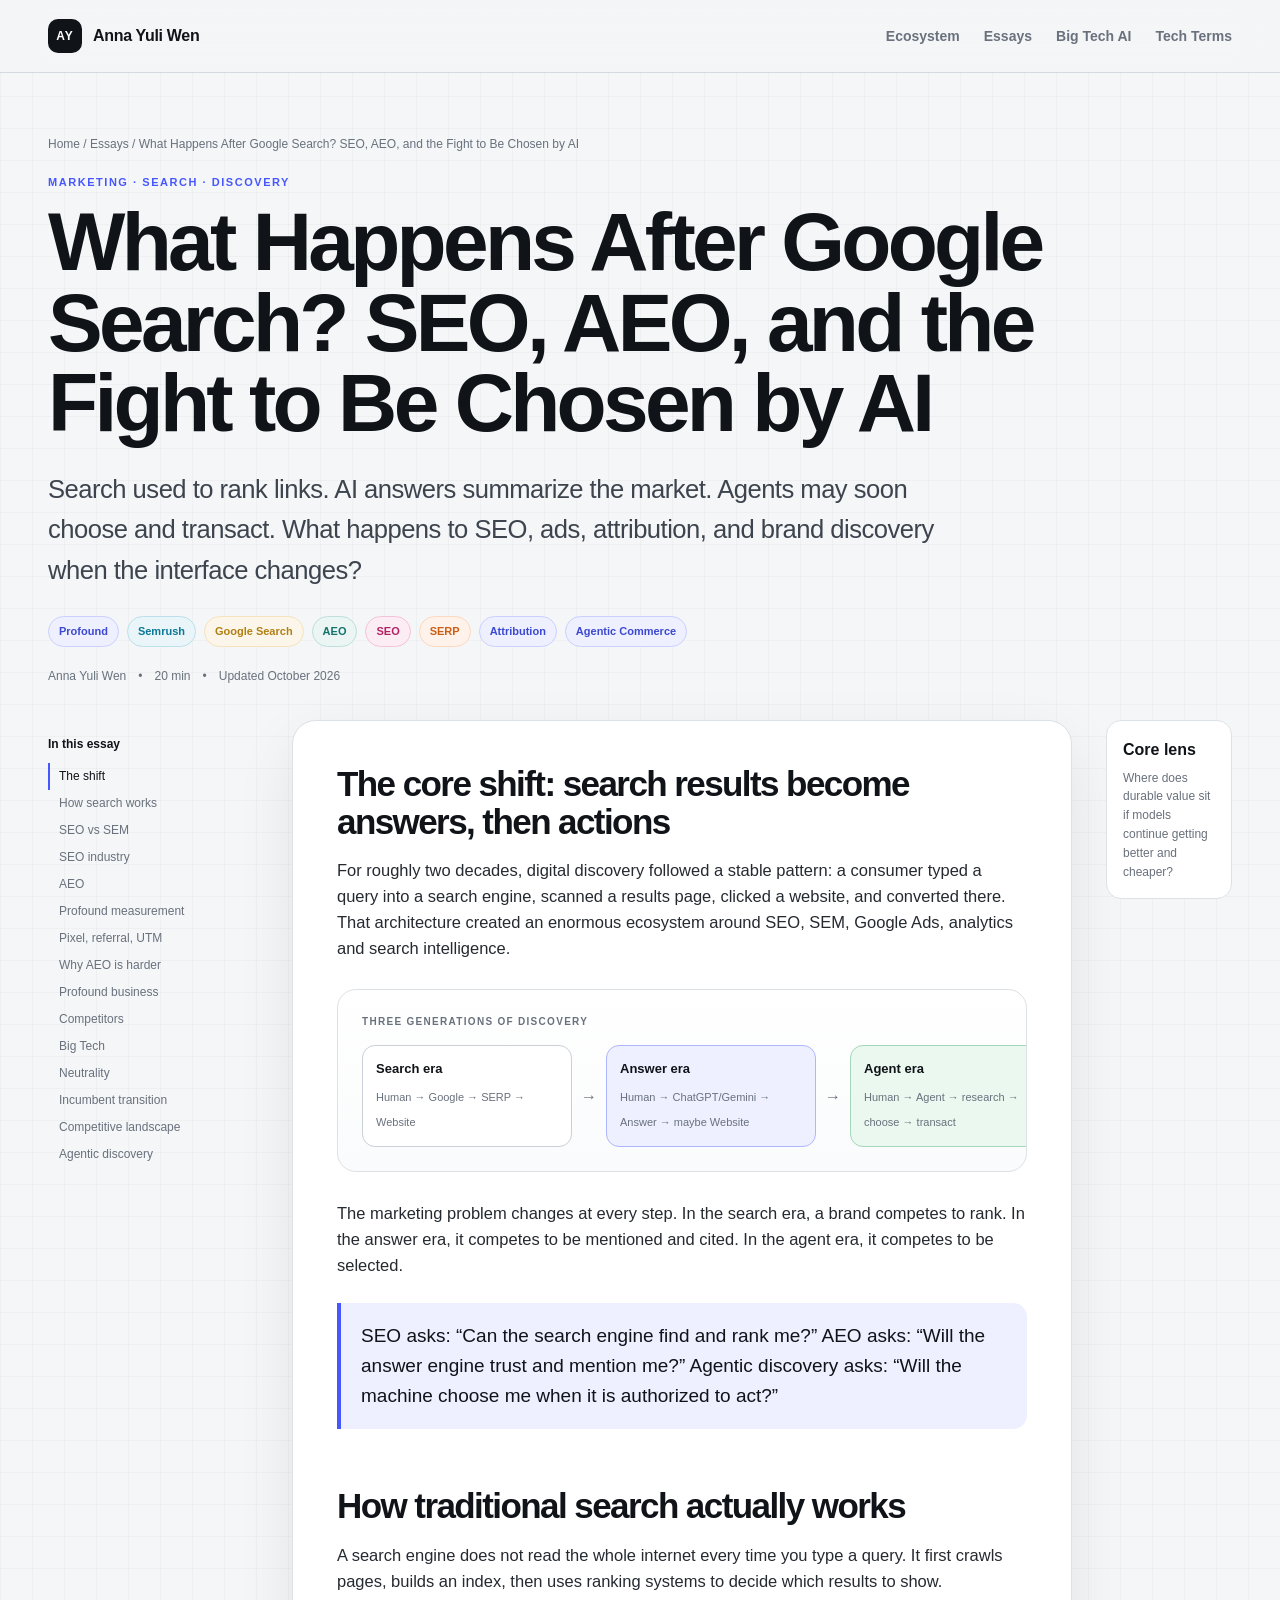
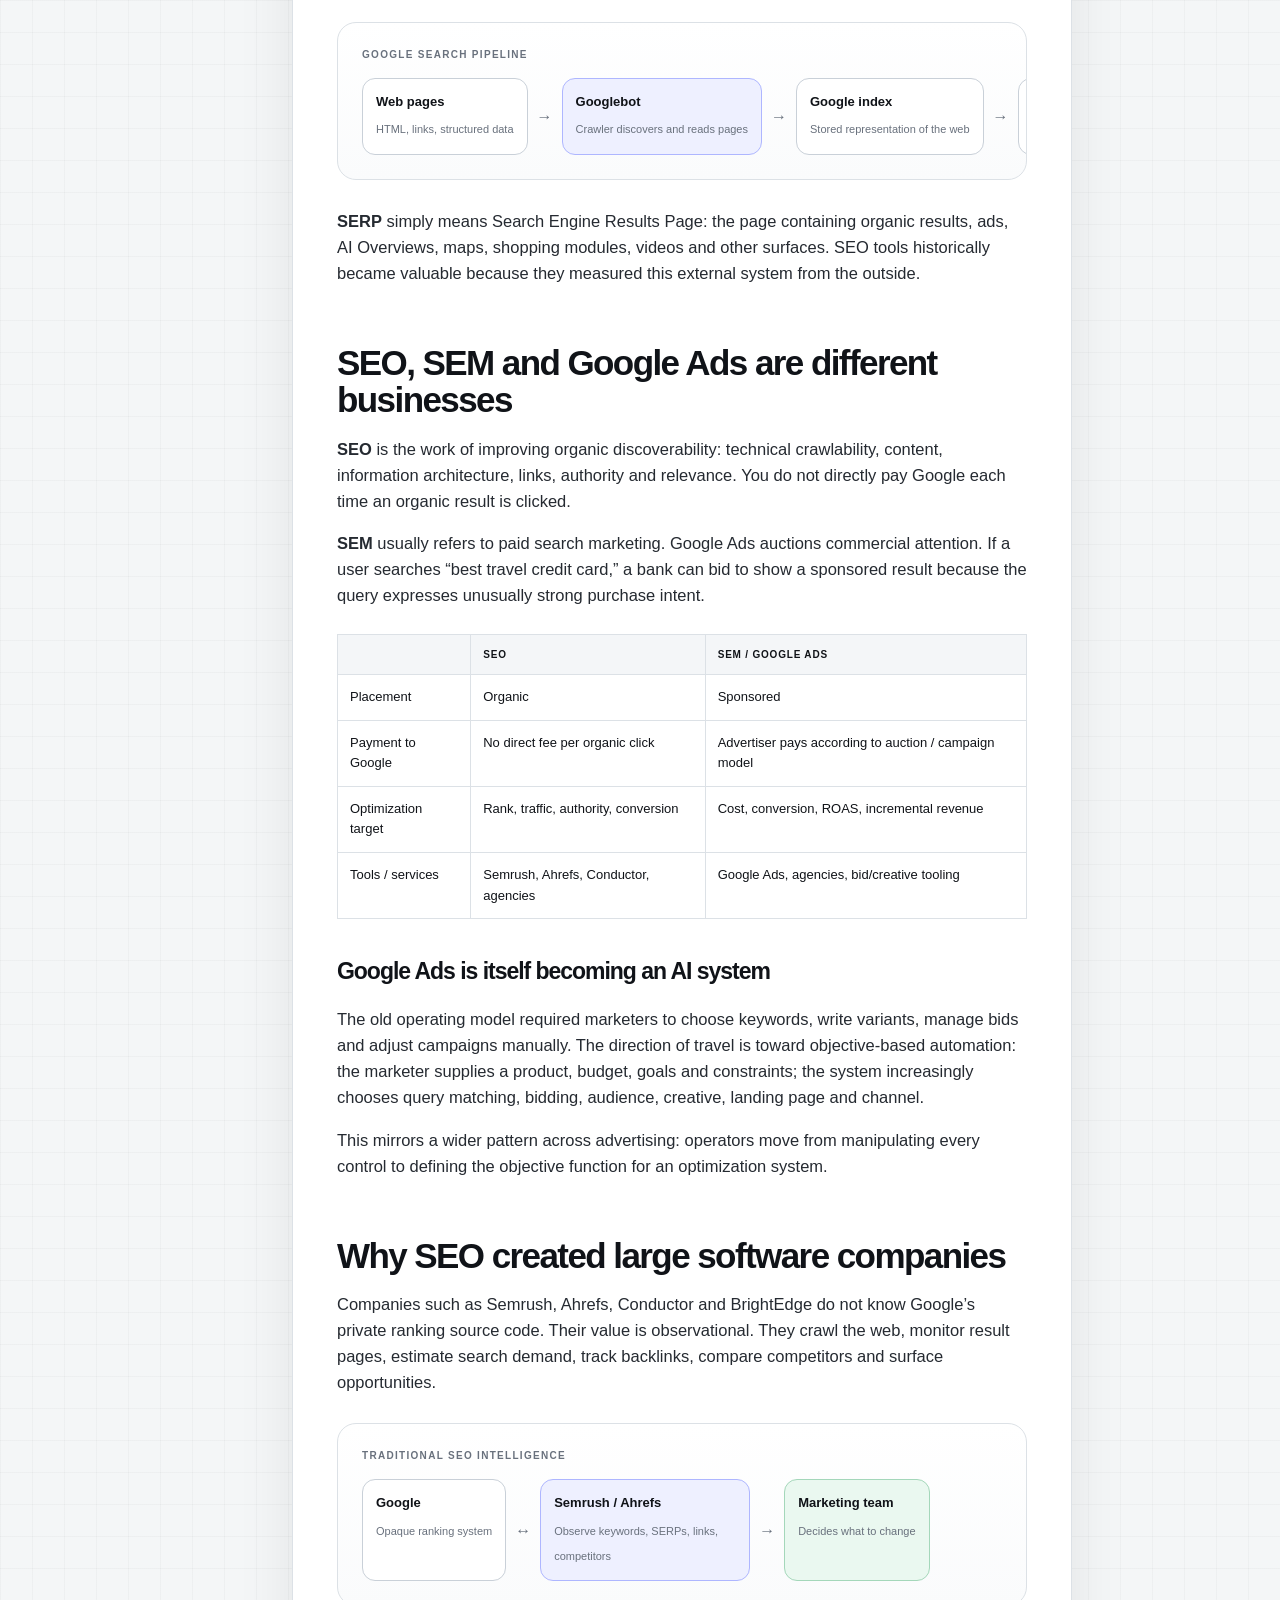
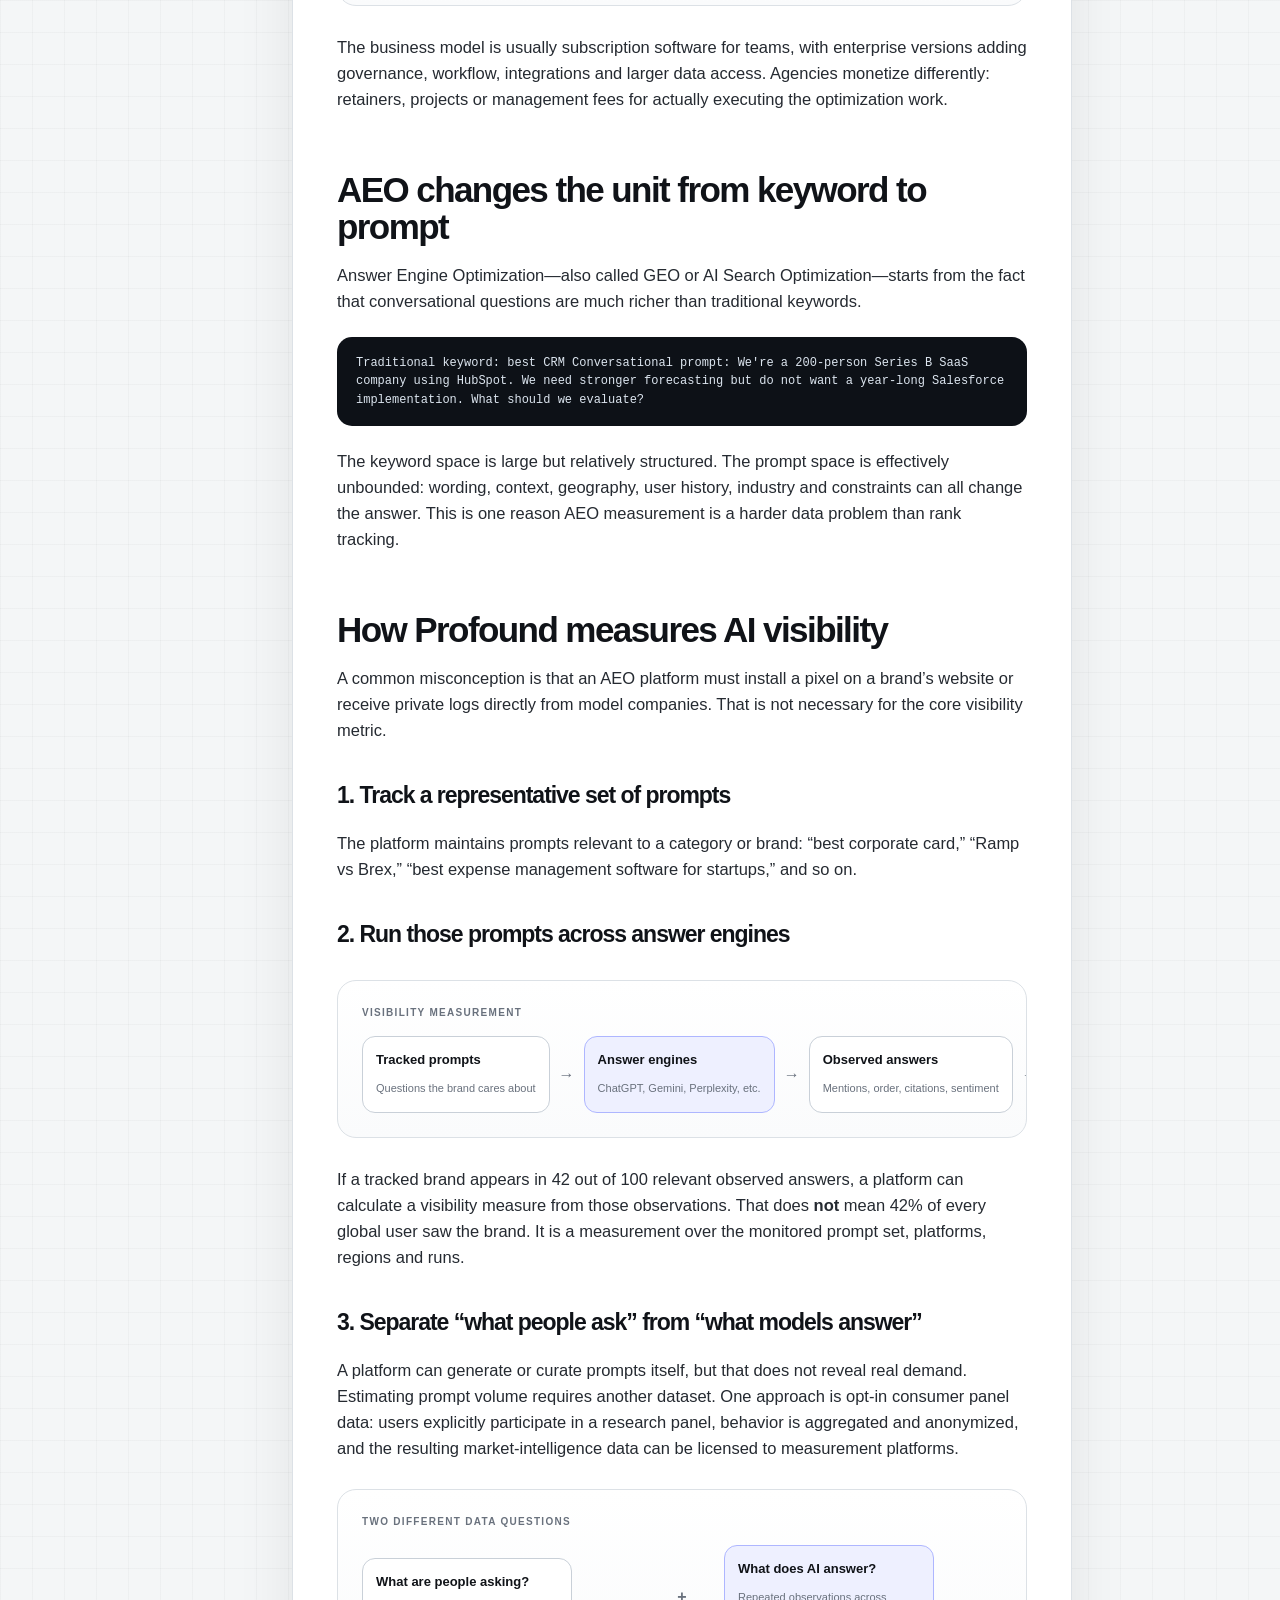
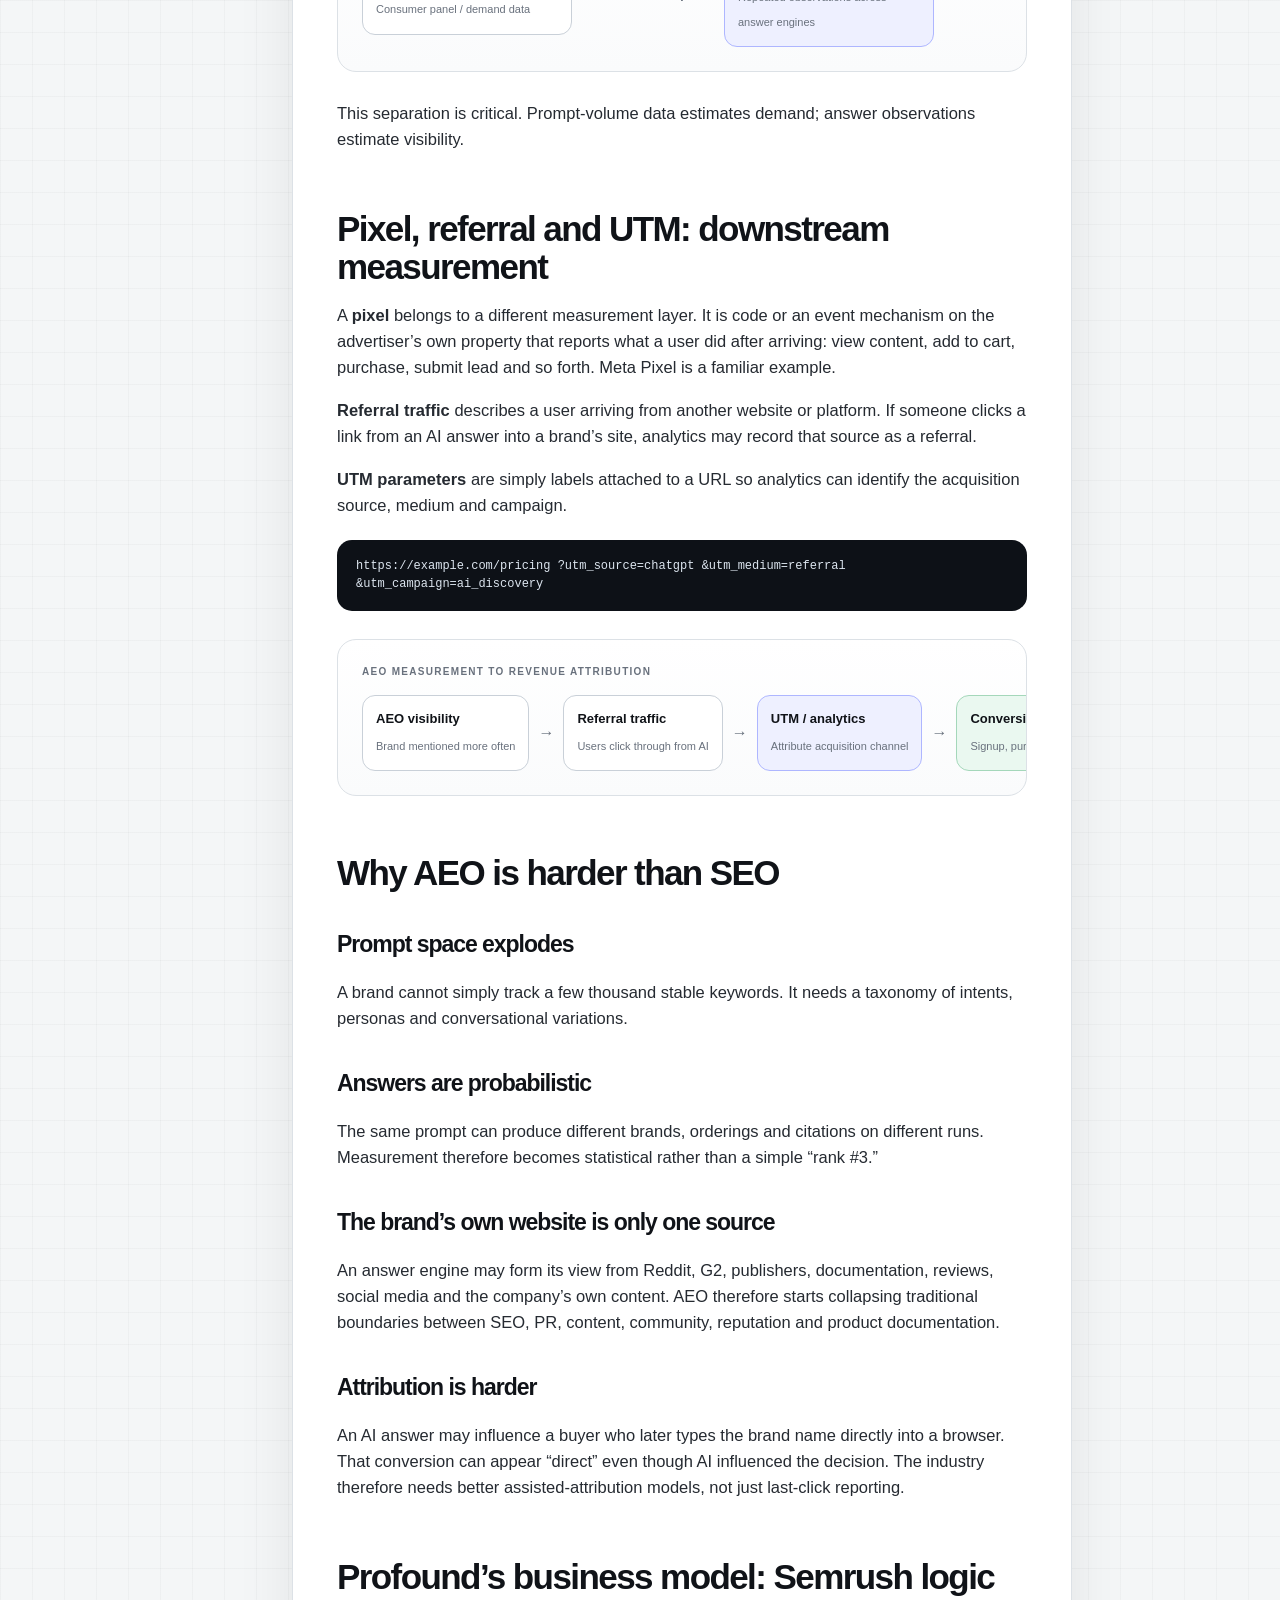
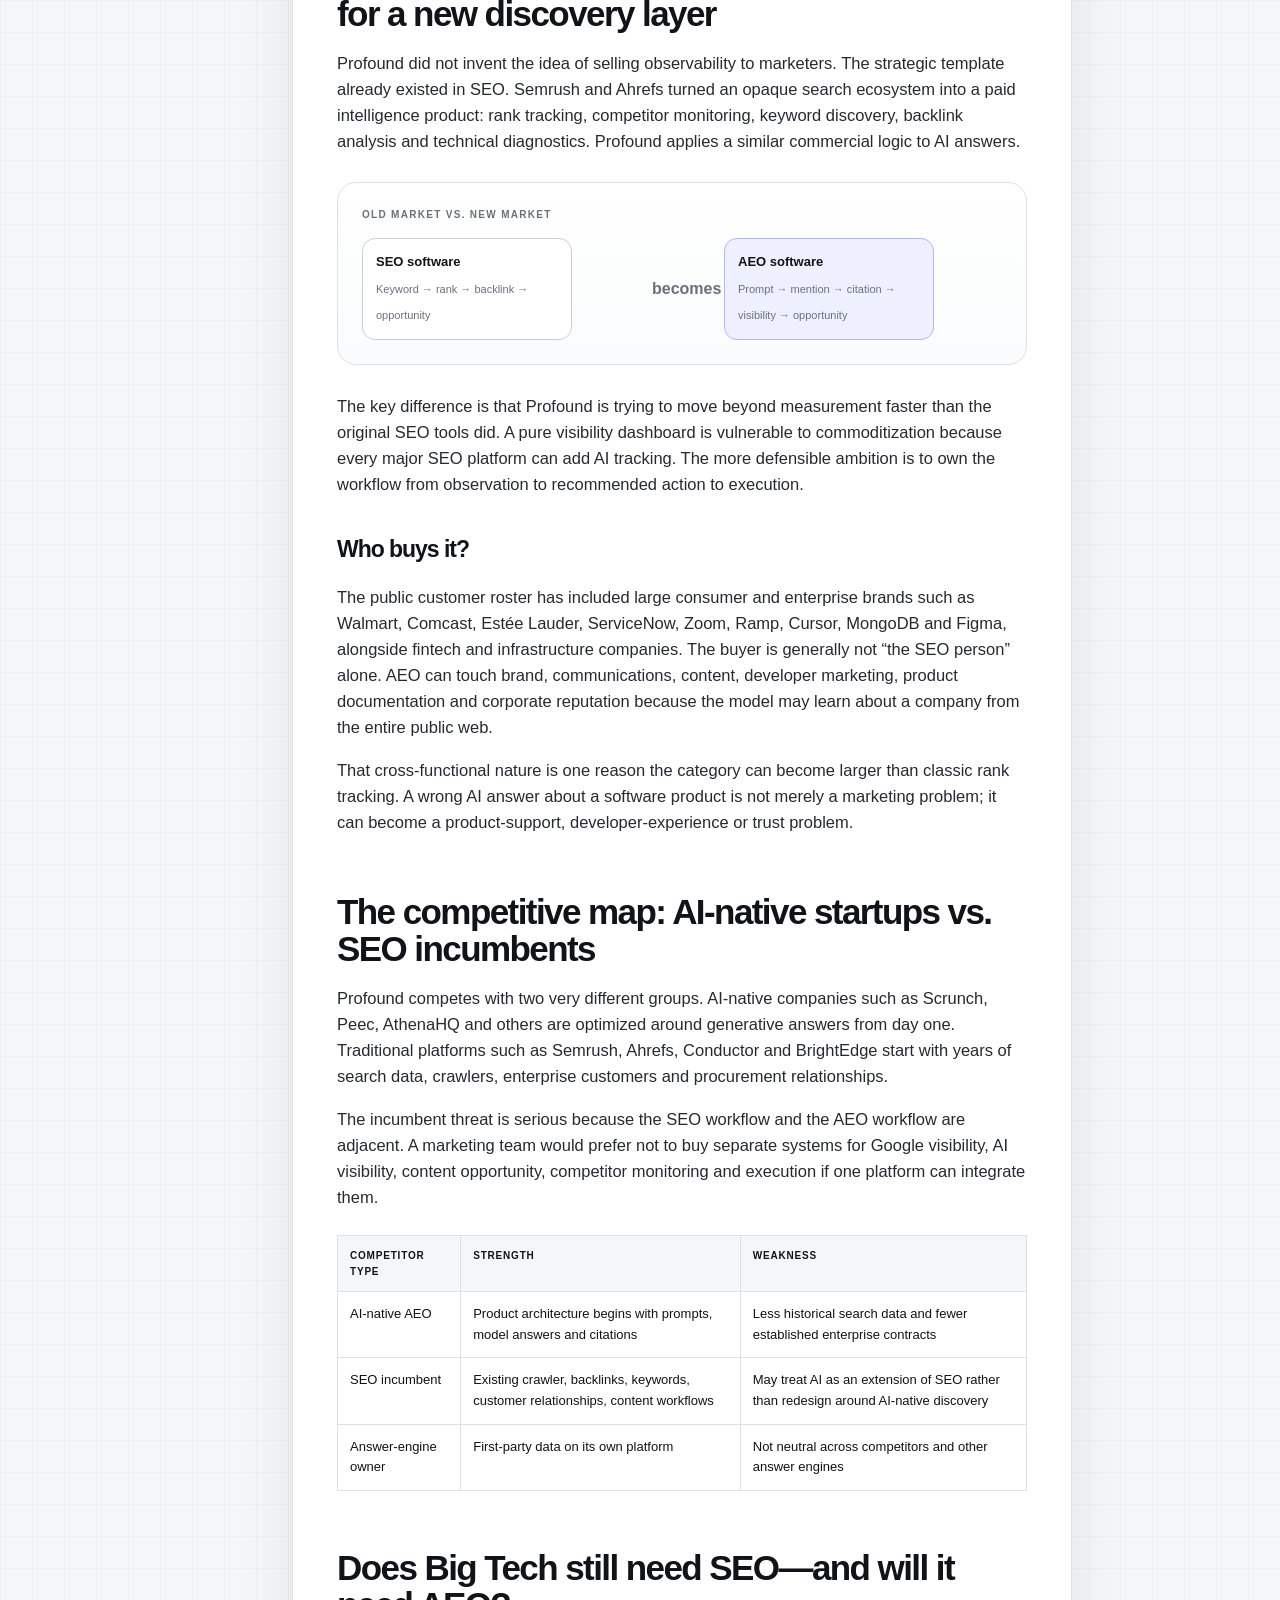
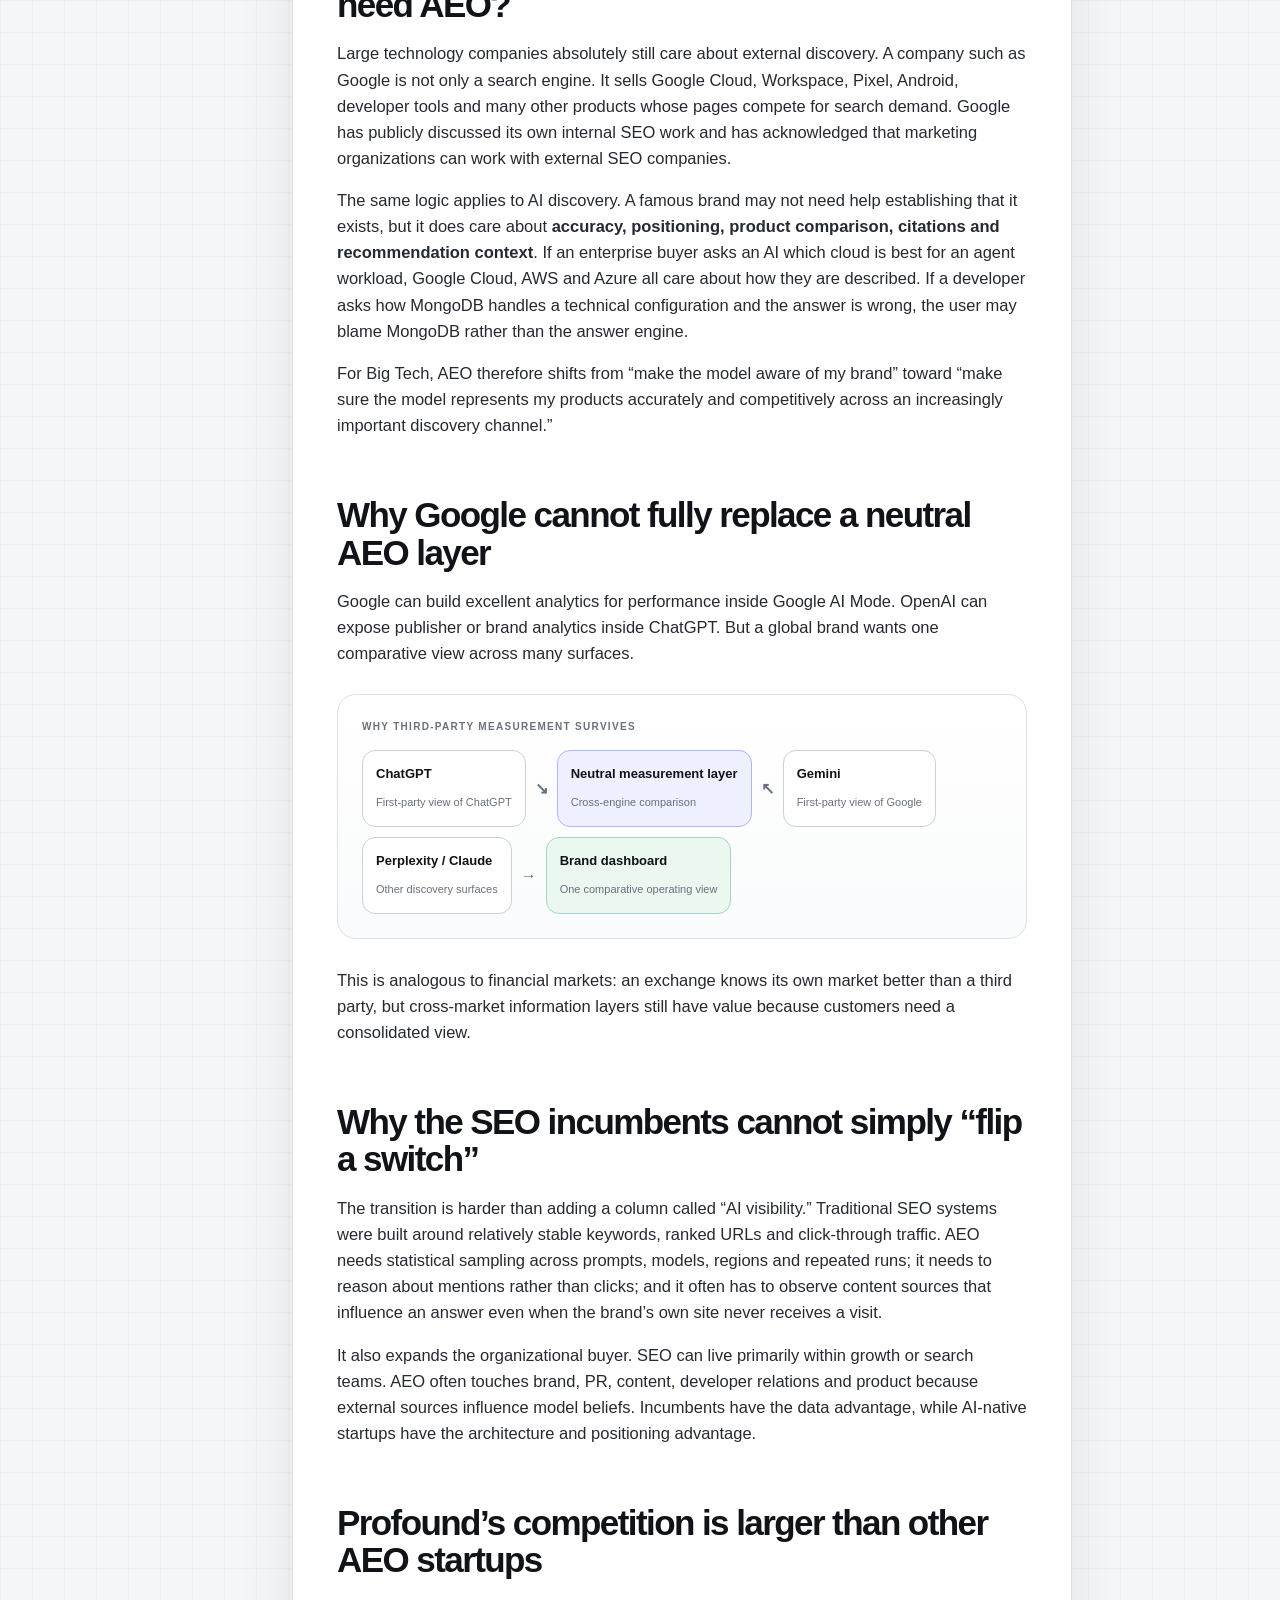
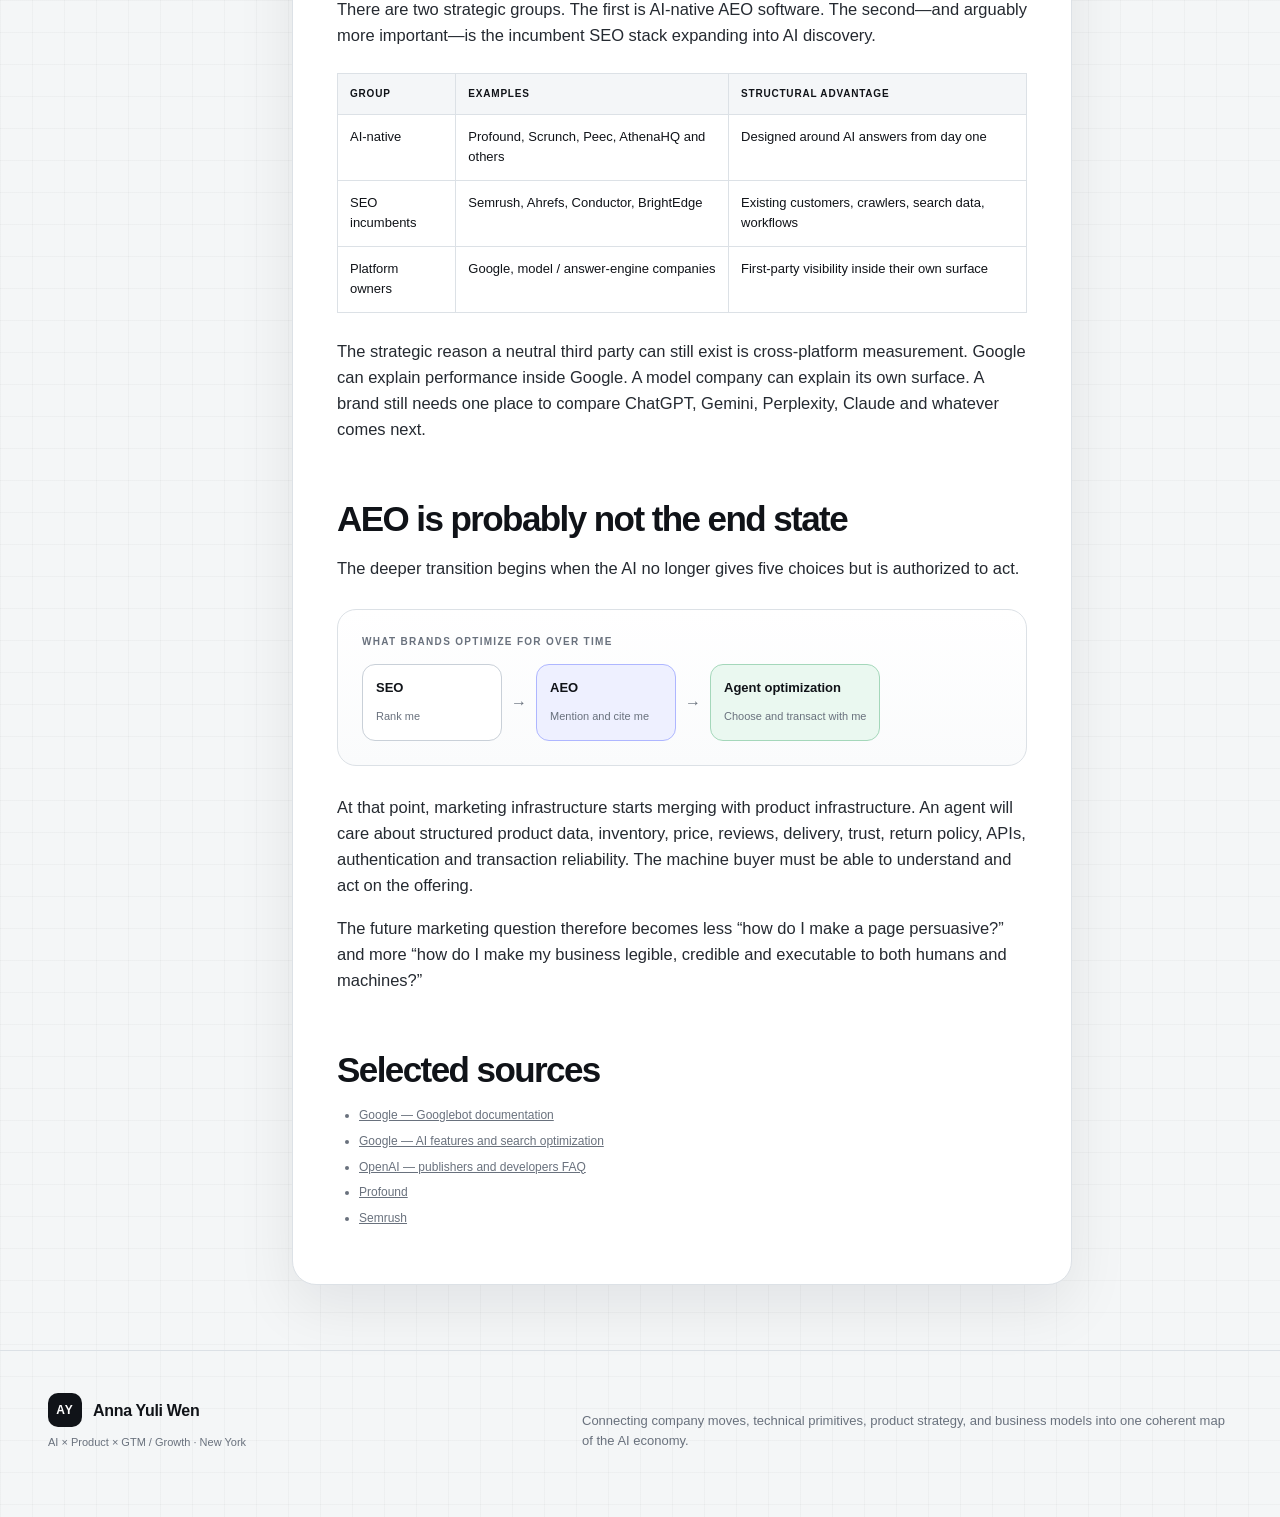
<file: articles/seo-aeo-agentic-discovery.html>
<!doctype html><html lang="en"><head><meta charset="utf-8"><meta name="viewport" content="width=device-width,initial-scale=1">
<title>What Happens After Google Search? SEO, AEO, and the Fight to Be Chosen by AI — Anna Yuli Wen</title><meta name="description" content="Search used to rank links. AI answers summarize the market. Agents may soon choose and transact. What happens to SEO, ads, attribution, and brand discovery when the interface changes?">
<link rel="icon" href="../assets/mark.svg"><link rel="stylesheet" href="../styles.css"></head><body><header class="site-header"><div class="site-shell header-inner">
<a class="brand" href="../index.html"><span class="brand-mark">AY</span><span>Anna Yuli Wen</span></a>
<nav class="nav" aria-label="Primary"><a href="../ecosystem.html">Ecosystem</a><a href="../essays.html">Essays</a><a href="../big-tech.html">Big Tech AI</a><a href="../terms.html">Tech Terms</a></nav>
<button class="mobile-toggle" aria-label="Toggle navigation">☰</button></div></header>
<main><section class="article-hero"><div class="site-shell"><div class="breadcrumbs"><a href="../index.html">Home</a> / <a href="../essays.html">Essays</a> / What Happens After Google Search? SEO, AEO, and the Fight to Be Chosen by AI</div><div class="kicker">MARKETING · SEARCH · DISCOVERY</div><h1>What Happens After Google Search? SEO, AEO, and the Fight to Be Chosen by AI</h1><p class="article-dek">Search used to rank links. AI answers summarize the market. Agents may soon choose and transact. What happens to SEO, ads, attribution, and brand discovery when the interface changes?</p><div class="tag-row"><span class="article-tag">Profound</span><span class="article-tag">Semrush</span><span class="article-tag">Google Search</span><span class="article-tag">AEO</span><span class="article-tag">SEO</span><span class="article-tag">SERP</span><span class="article-tag">Attribution</span><span class="article-tag">Agentic Commerce</span></div><div class="article-meta"><span>Anna Yuli Wen</span><span>•</span><span>20 min</span><span>•</span><span>Updated October 2026</span></div></div></section><section><div class="site-shell article-layout"><aside class="toc"><b>In this essay</b><a href="#shift">The shift</a><a href="#search">How search works</a><a href="#seo-sem">SEO vs SEM</a><a href="#seo-industry">SEO industry</a><a href="#aeo">AEO</a><a href="#profound">Profound measurement</a><a href="#pixel">Pixel, referral, UTM</a><a href="#harder">Why AEO is harder</a><a href="#profound-business">Profound business</a><a href="#competitors">Competitors</a><a href="#big-tech">Big Tech</a><a href="#neutrality">Neutrality</a><a href="#traditional-transition">Incumbent transition</a><a href="#competition">Competitive landscape</a><a href="#agentic">Agentic discovery</a></aside><article class="article-body">
<h2 id="shift">The core shift: search results become answers, then actions</h2>
<p>For roughly two decades, digital discovery followed a stable pattern: a consumer typed a query into a search engine, scanned a results page, clicked a website, and converted there. That architecture created an enormous ecosystem around SEO, SEM, Google Ads, analytics and search intelligence.</p>

<div class="diagram"><div class="diagram-title">Three generations of discovery</div><div class="flow">
<div class="node"><strong>Search era</strong><span>Human → Google → SERP → Website</span></div><div class="arrow">→</div>
<div class="node accent"><strong>Answer era</strong><span>Human → ChatGPT/Gemini → Answer → maybe Website</span></div><div class="arrow">→</div>
<div class="node green"><strong>Agent era</strong><span>Human → Agent → research → choose → transact</span></div>
</div></div>

<p>The marketing problem changes at every step. In the search era, a brand competes to rank. In the answer era, it competes to be mentioned and cited. In the agent era, it competes to be selected.</p>
<blockquote>SEO asks: “Can the search engine find and rank me?” AEO asks: “Will the answer engine trust and mention me?” Agentic discovery asks: “Will the machine choose me when it is authorized to act?”</blockquote>

<h2 id="search">How traditional search actually works</h2>
<p>A search engine does not read the whole internet every time you type a query. It first crawls pages, builds an index, then uses ranking systems to decide which results to show.</p>

<div class="diagram"><div class="diagram-title">Google search pipeline</div><div class="flow">
<div class="node"><strong>Web pages</strong><span>HTML, links, structured data</span></div><div class="arrow">→</div>
<div class="node accent"><strong>Googlebot</strong><span>Crawler discovers and reads pages</span></div><div class="arrow">→</div>
<div class="node"><strong>Google index</strong><span>Stored representation of the web</span></div><div class="arrow">→</div>
<div class="node"><strong>Ranking systems</strong><span>Match query to relevant results</span></div><div class="arrow">→</div>
<div class="node green"><strong>SERP</strong><span>Search Engine Results Page</span></div>
</div></div>

<p><strong>SERP</strong> simply means Search Engine Results Page: the page containing organic results, ads, AI Overviews, maps, shopping modules, videos and other surfaces. SEO tools historically became valuable because they measured this external system from the outside.</p>

<h2 id="seo-sem">SEO, SEM and Google Ads are different businesses</h2>
<p><strong>SEO</strong> is the work of improving organic discoverability: technical crawlability, content, information architecture, links, authority and relevance. You do not directly pay Google each time an organic result is clicked.</p>
<p><strong>SEM</strong> usually refers to paid search marketing. Google Ads auctions commercial attention. If a user searches “best travel credit card,” a bank can bid to show a sponsored result because the query expresses unusually strong purchase intent.</p>

<table class="compare-table"><thead><tr><th></th><th>SEO</th><th>SEM / Google Ads</th></tr></thead><tbody>
<tr><td>Placement</td><td>Organic</td><td>Sponsored</td></tr>
<tr><td>Payment to Google</td><td>No direct fee per organic click</td><td>Advertiser pays according to auction / campaign model</td></tr>
<tr><td>Optimization target</td><td>Rank, traffic, authority, conversion</td><td>Cost, conversion, ROAS, incremental revenue</td></tr>
<tr><td>Tools / services</td><td>Semrush, Ahrefs, Conductor, agencies</td><td>Google Ads, agencies, bid/creative tooling</td></tr>
</tbody></table>

<h3>Google Ads is itself becoming an AI system</h3>
<p>The old operating model required marketers to choose keywords, write variants, manage bids and adjust campaigns manually. The direction of travel is toward objective-based automation: the marketer supplies a product, budget, goals and constraints; the system increasingly chooses query matching, bidding, audience, creative, landing page and channel.</p>
<p>This mirrors a wider pattern across advertising: operators move from manipulating every control to defining the objective function for an optimization system.</p>

<h2 id="seo-industry">Why SEO created large software companies</h2>
<p>Companies such as Semrush, Ahrefs, Conductor and BrightEdge do not know Google’s private ranking source code. Their value is observational. They crawl the web, monitor result pages, estimate search demand, track backlinks, compare competitors and surface opportunities.</p>

<div class="diagram"><div class="diagram-title">Traditional SEO intelligence</div><div class="flow">
<div class="node"><strong>Google</strong><span>Opaque ranking system</span></div><div class="arrow">↔</div>
<div class="node accent"><strong>Semrush / Ahrefs</strong><span>Observe keywords, SERPs, links, competitors</span></div><div class="arrow">→</div>
<div class="node green"><strong>Marketing team</strong><span>Decides what to change</span></div>
</div></div>

<p>The business model is usually subscription software for teams, with enterprise versions adding governance, workflow, integrations and larger data access. Agencies monetize differently: retainers, projects or management fees for actually executing the optimization work.</p>

<h2 id="aeo">AEO changes the unit from keyword to prompt</h2>
<p>Answer Engine Optimization—also called GEO or AI Search Optimization—starts from the fact that conversational questions are much richer than traditional keywords.</p>
<div class="codebox">Traditional keyword:
best CRM

Conversational prompt:
We're a 200-person Series B SaaS company using HubSpot.
We need stronger forecasting but do not want a year-long
Salesforce implementation. What should we evaluate?</div>

<p>The keyword space is large but relatively structured. The prompt space is effectively unbounded: wording, context, geography, user history, industry and constraints can all change the answer. This is one reason AEO measurement is a harder data problem than rank tracking.</p>

<h2 id="profound">How Profound measures AI visibility</h2>
<p>A common misconception is that an AEO platform must install a pixel on a brand’s website or receive private logs directly from model companies. That is not necessary for the core visibility metric.</p>

<h3>1. Track a representative set of prompts</h3>
<p>The platform maintains prompts relevant to a category or brand: “best corporate card,” “Ramp vs Brex,” “best expense management software for startups,” and so on.</p>

<h3>2. Run those prompts across answer engines</h3>
<div class="diagram"><div class="diagram-title">Visibility measurement</div><div class="flow">
<div class="node"><strong>Tracked prompts</strong><span>Questions the brand cares about</span></div><div class="arrow">→</div>
<div class="node accent"><strong>Answer engines</strong><span>ChatGPT, Gemini, Perplexity, etc.</span></div><div class="arrow">→</div>
<div class="node"><strong>Observed answers</strong><span>Mentions, order, citations, sentiment</span></div><div class="arrow">→</div>
<div class="node green"><strong>Visibility metrics</strong><span>Share of responses / share of voice</span></div>
</div></div>

<p>If a tracked brand appears in 42 out of 100 relevant observed answers, a platform can calculate a visibility measure from those observations. That does <strong>not</strong> mean 42% of every global user saw the brand. It is a measurement over the monitored prompt set, platforms, regions and runs.</p>

<h3>3. Separate “what people ask” from “what models answer”</h3>
<p>A platform can generate or curate prompts itself, but that does not reveal real demand. Estimating prompt volume requires another dataset. One approach is opt-in consumer panel data: users explicitly participate in a research panel, behavior is aggregated and anonymized, and the resulting market-intelligence data can be licensed to measurement platforms.</p>

<div class="diagram"><div class="diagram-title">Two different data questions</div><div class="branch">
<div class="node"><strong>What are people asking?</strong><span>Consumer panel / demand data</span></div>
<div class="center">+</div>
<div class="node accent"><strong>What does AI answer?</strong><span>Repeated observations across answer engines</span></div>
</div></div>

<p>This separation is critical. Prompt-volume data estimates demand; answer observations estimate visibility.</p>

<h2 id="pixel">Pixel, referral and UTM: downstream measurement</h2>
<p>A <strong>pixel</strong> belongs to a different measurement layer. It is code or an event mechanism on the advertiser’s own property that reports what a user did after arriving: view content, add to cart, purchase, submit lead and so forth. Meta Pixel is a familiar example.</p>
<p><strong>Referral traffic</strong> describes a user arriving from another website or platform. If someone clicks a link from an AI answer into a brand’s site, analytics may record that source as a referral.</p>
<p><strong>UTM parameters</strong> are simply labels attached to a URL so analytics can identify the acquisition source, medium and campaign.</p>

<div class="codebox">https://example.com/pricing
?utm_source=chatgpt
&utm_medium=referral
&utm_campaign=ai_discovery</div>

<div class="diagram"><div class="diagram-title">AEO measurement to revenue attribution</div><div class="flow">
<div class="node"><strong>AEO visibility</strong><span>Brand mentioned more often</span></div><div class="arrow">→</div>
<div class="node"><strong>Referral traffic</strong><span>Users click through from AI</span></div><div class="arrow">→</div>
<div class="node accent"><strong>UTM / analytics</strong><span>Attribute acquisition channel</span></div><div class="arrow">→</div>
<div class="node green"><strong>Conversion</strong><span>Signup, purchase, revenue</span></div>
</div></div>

<h2 id="harder">Why AEO is harder than SEO</h2>
<h3>Prompt space explodes</h3>
<p>A brand cannot simply track a few thousand stable keywords. It needs a taxonomy of intents, personas and conversational variations.</p>
<h3>Answers are probabilistic</h3>
<p>The same prompt can produce different brands, orderings and citations on different runs. Measurement therefore becomes statistical rather than a simple “rank #3.”</p>
<h3>The brand’s own website is only one source</h3>
<p>An answer engine may form its view from Reddit, G2, publishers, documentation, reviews, social media and the company’s own content. AEO therefore starts collapsing traditional boundaries between SEO, PR, content, community, reputation and product documentation.</p>
<h3>Attribution is harder</h3>
<p>An AI answer may influence a buyer who later types the brand name directly into a browser. That conversion can appear “direct” even though AI influenced the decision. The industry therefore needs better assisted-attribution models, not just last-click reporting.</p>


<h2 id="profound-business">Profound’s business model: Semrush logic for a new discovery layer</h2>
<p>Profound did not invent the idea of selling observability to marketers. The strategic template already existed in SEO. Semrush and Ahrefs turned an opaque search ecosystem into a paid intelligence product: rank tracking, competitor monitoring, keyword discovery, backlink analysis and technical diagnostics. Profound applies a similar commercial logic to AI answers.</p>
<div class="diagram"><div class="diagram-title">Old market vs. new market</div><div class="branch">
<div class="node"><strong>SEO software</strong><span>Keyword → rank → backlink → opportunity</span></div>
<div class="center">becomes</div>
<div class="node accent"><strong>AEO software</strong><span>Prompt → mention → citation → visibility → opportunity</span></div>
</div></div>
<p>The key difference is that Profound is trying to move beyond measurement faster than the original SEO tools did. A pure visibility dashboard is vulnerable to commoditization because every major SEO platform can add AI tracking. The more defensible ambition is to own the workflow from observation to recommended action to execution.</p>

<h3>Who buys it?</h3>
<p>The public customer roster has included large consumer and enterprise brands such as Walmart, Comcast, Estée Lauder, ServiceNow, Zoom, Ramp, Cursor, MongoDB and Figma, alongside fintech and infrastructure companies. The buyer is generally not “the SEO person” alone. AEO can touch brand, communications, content, developer marketing, product documentation and corporate reputation because the model may learn about a company from the entire public web.</p>
<p>That cross-functional nature is one reason the category can become larger than classic rank tracking. A wrong AI answer about a software product is not merely a marketing problem; it can become a product-support, developer-experience or trust problem.</p>

<h2 id="competitors">The competitive map: AI-native startups vs. SEO incumbents</h2>
<p>Profound competes with two very different groups. AI-native companies such as Scrunch, Peec, AthenaHQ and others are optimized around generative answers from day one. Traditional platforms such as Semrush, Ahrefs, Conductor and BrightEdge start with years of search data, crawlers, enterprise customers and procurement relationships.</p>
<p>The incumbent threat is serious because the SEO workflow and the AEO workflow are adjacent. A marketing team would prefer not to buy separate systems for Google visibility, AI visibility, content opportunity, competitor monitoring and execution if one platform can integrate them.</p>

<table class="compare-table"><thead><tr><th>Competitor type</th><th>Strength</th><th>Weakness</th></tr></thead><tbody>
<tr><td>AI-native AEO</td><td>Product architecture begins with prompts, model answers and citations</td><td>Less historical search data and fewer established enterprise contracts</td></tr>
<tr><td>SEO incumbent</td><td>Existing crawler, backlinks, keywords, customer relationships, content workflows</td><td>May treat AI as an extension of SEO rather than redesign around AI-native discovery</td></tr>
<tr><td>Answer-engine owner</td><td>First-party data on its own platform</td><td>Not neutral across competitors and other answer engines</td></tr>
</tbody></table>

<h2 id="big-tech">Does Big Tech still need SEO—and will it need AEO?</h2>
<p>Large technology companies absolutely still care about external discovery. A company such as Google is not only a search engine. It sells Google Cloud, Workspace, Pixel, Android, developer tools and many other products whose pages compete for search demand. Google has publicly discussed its own internal SEO work and has acknowledged that marketing organizations can work with external SEO companies.</p>
<p>The same logic applies to AI discovery. A famous brand may not need help establishing that it exists, but it does care about <strong>accuracy, positioning, product comparison, citations and recommendation context</strong>. If an enterprise buyer asks an AI which cloud is best for an agent workload, Google Cloud, AWS and Azure all care about how they are described. If a developer asks how MongoDB handles a technical configuration and the answer is wrong, the user may blame MongoDB rather than the answer engine.</p>
<p>For Big Tech, AEO therefore shifts from “make the model aware of my brand” toward “make sure the model represents my products accurately and competitively across an increasingly important discovery channel.”</p>

<h2 id="neutrality">Why Google cannot fully replace a neutral AEO layer</h2>
<p>Google can build excellent analytics for performance inside Google AI Mode. OpenAI can expose publisher or brand analytics inside ChatGPT. But a global brand wants one comparative view across many surfaces.</p>
<div class="diagram"><div class="diagram-title">Why third-party measurement survives</div><div class="flow">
<div class="node"><strong>ChatGPT</strong><span>First-party view of ChatGPT</span></div><div class="arrow">↘</div>
<div class="node accent"><strong>Neutral measurement layer</strong><span>Cross-engine comparison</span></div><div class="arrow">↖</div>
<div class="node"><strong>Gemini</strong><span>First-party view of Google</span></div>
</div><div class="flow" style="margin-top:10px">
<div class="node"><strong>Perplexity / Claude</strong><span>Other discovery surfaces</span></div><div class="arrow">→</div>
<div class="node green"><strong>Brand dashboard</strong><span>One comparative operating view</span></div>
</div></div>
<p>This is analogous to financial markets: an exchange knows its own market better than a third party, but cross-market information layers still have value because customers need a consolidated view.</p>

<h2 id="traditional-transition">Why the SEO incumbents cannot simply “flip a switch”</h2>
<p>The transition is harder than adding a column called “AI visibility.” Traditional SEO systems were built around relatively stable keywords, ranked URLs and click-through traffic. AEO needs statistical sampling across prompts, models, regions and repeated runs; it needs to reason about mentions rather than clicks; and it often has to observe content sources that influence an answer even when the brand’s own site never receives a visit.</p>
<p>It also expands the organizational buyer. SEO can live primarily within growth or search teams. AEO often touches brand, PR, content, developer relations and product because external sources influence model beliefs. Incumbents have the data advantage, while AI-native startups have the architecture and positioning advantage.</p>

<h2 id="competition">Profound’s competition is larger than other AEO startups</h2>
<p>There are two strategic groups. The first is AI-native AEO software. The second—and arguably more important—is the incumbent SEO stack expanding into AI discovery.</p>
<table class="compare-table"><thead><tr><th>Group</th><th>Examples</th><th>Structural advantage</th></tr></thead><tbody>
<tr><td>AI-native</td><td>Profound, Scrunch, Peec, AthenaHQ and others</td><td>Designed around AI answers from day one</td></tr>
<tr><td>SEO incumbents</td><td>Semrush, Ahrefs, Conductor, BrightEdge</td><td>Existing customers, crawlers, search data, workflows</td></tr>
<tr><td>Platform owners</td><td>Google, model / answer-engine companies</td><td>First-party visibility inside their own surface</td></tr>
</tbody></table>

<p>The strategic reason a neutral third party can still exist is cross-platform measurement. Google can explain performance inside Google. A model company can explain its own surface. A brand still needs one place to compare ChatGPT, Gemini, Perplexity, Claude and whatever comes next.</p>

<h2 id="agentic">AEO is probably not the end state</h2>
<p>The deeper transition begins when the AI no longer gives five choices but is authorized to act.</p>

<div class="diagram"><div class="diagram-title">What brands optimize for over time</div><div class="flow">
<div class="node"><strong>SEO</strong><span>Rank me</span></div><div class="arrow">→</div>
<div class="node accent"><strong>AEO</strong><span>Mention and cite me</span></div><div class="arrow">→</div>
<div class="node green"><strong>Agent optimization</strong><span>Choose and transact with me</span></div>
</div></div>

<p>At that point, marketing infrastructure starts merging with product infrastructure. An agent will care about structured product data, inventory, price, reviews, delivery, trust, return policy, APIs, authentication and transaction reliability. The machine buyer must be able to understand and act on the offering.</p>
<p>The future marketing question therefore becomes less “how do I make a page persuasive?” and more “how do I make my business legible, credible and executable to both humans and machines?”</p>

<h2 id="sources">Selected sources</h2>
<ul class="source-list">
<li><a href="https://developers.google.com/search/docs/crawling-indexing/googlebot">Google — Googlebot documentation</a></li>
<li><a href="https://developers.google.com/search/docs/fundamentals/ai-optimization-guide">Google — AI features and search optimization</a></li>
<li><a href="https://help.openai.com/en/articles/12627856">OpenAI — publishers and developers FAQ</a></li>
<li><a href="https://www.tryprofound.com/">Profound</a></li>
<li><a href="https://www.semrush.com/">Semrush</a></li>
</ul>
</article><aside class="aside"><div class="aside-card"><b>Core lens</b><p>Where does durable value sit if models continue getting better and cheaper?</p></div></aside></div></section></main><footer class="footer"><div class="site-shell footer-inner"><div><div class="brand"><span class="brand-mark">AY</span><span>Anna Yuli Wen</span></div><p class="footer-note">AI × Product × GTM / Growth · New York</p></div><p>Connecting company moves, technical primitives, product strategy, and business models into one coherent map of the AI economy.</p></div></footer><script src="../site-data.js"></script><script src="../script.js"></script></body></html>
</file>
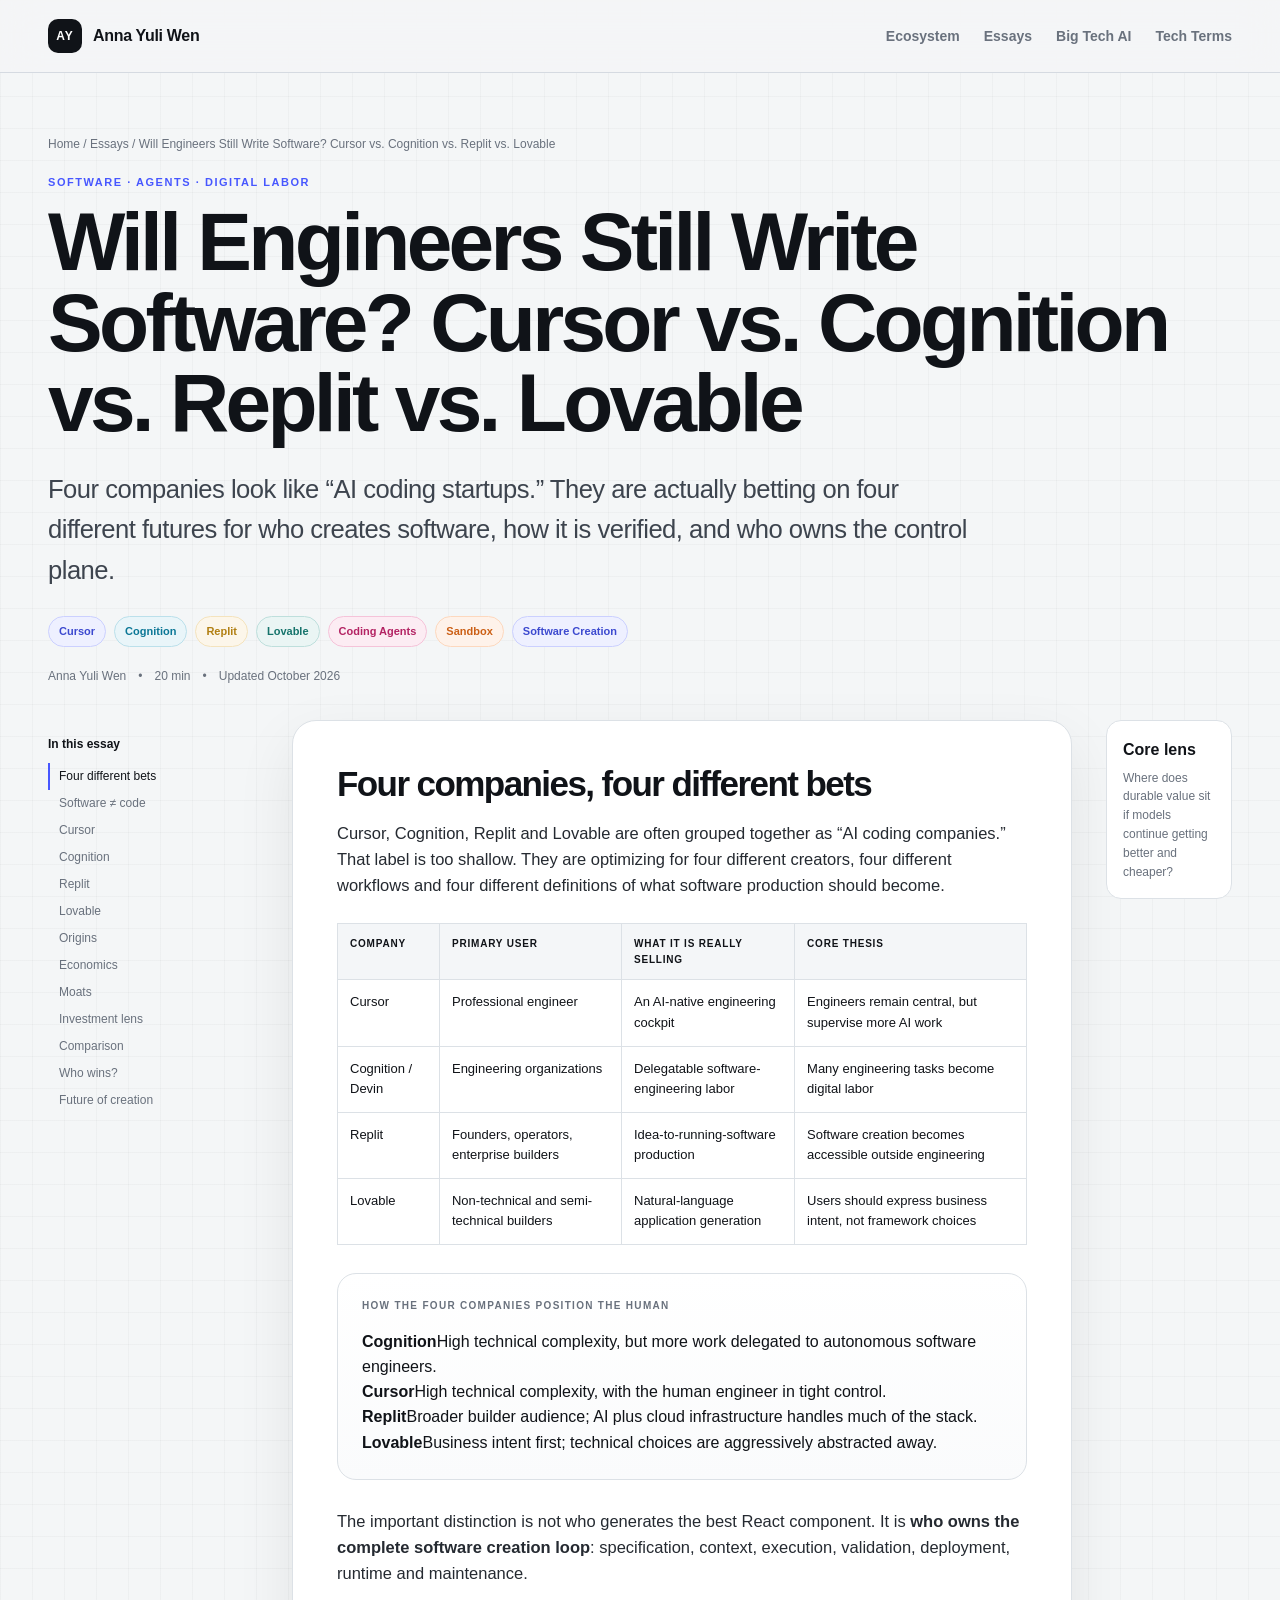
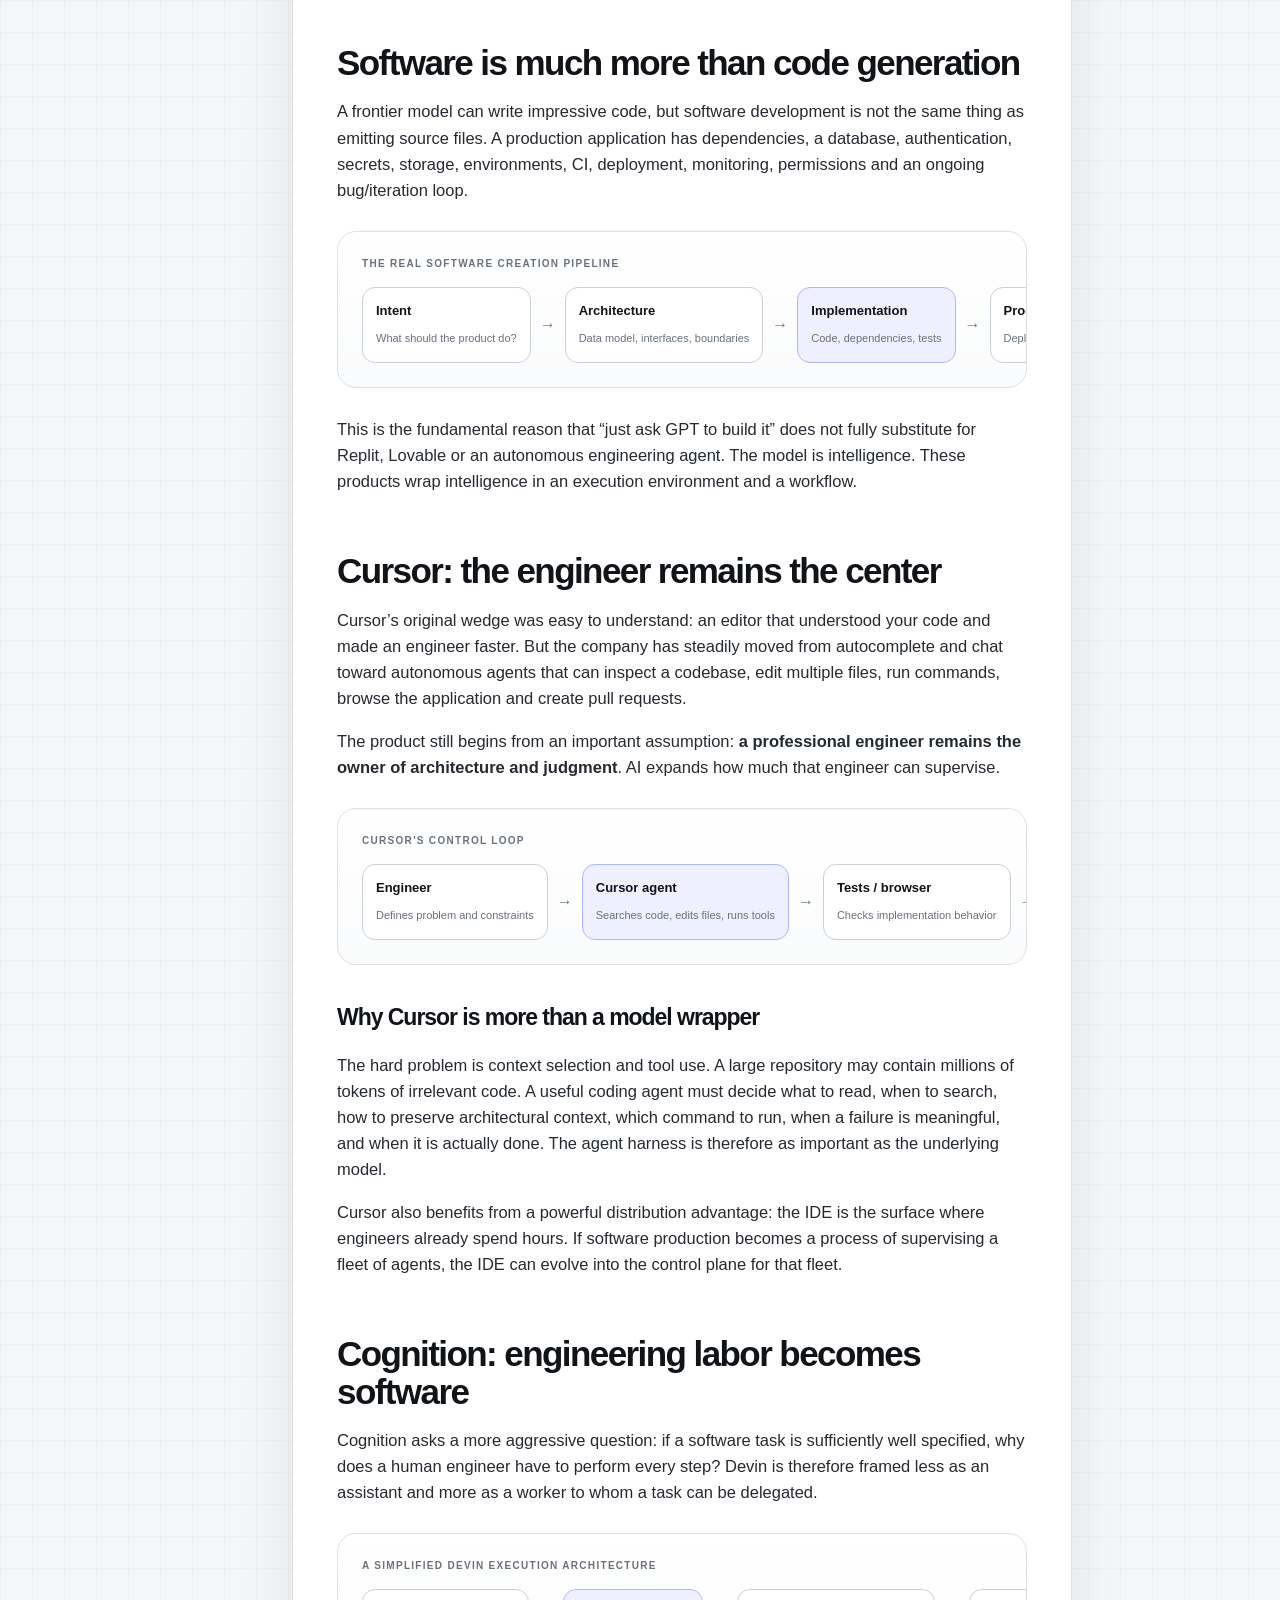
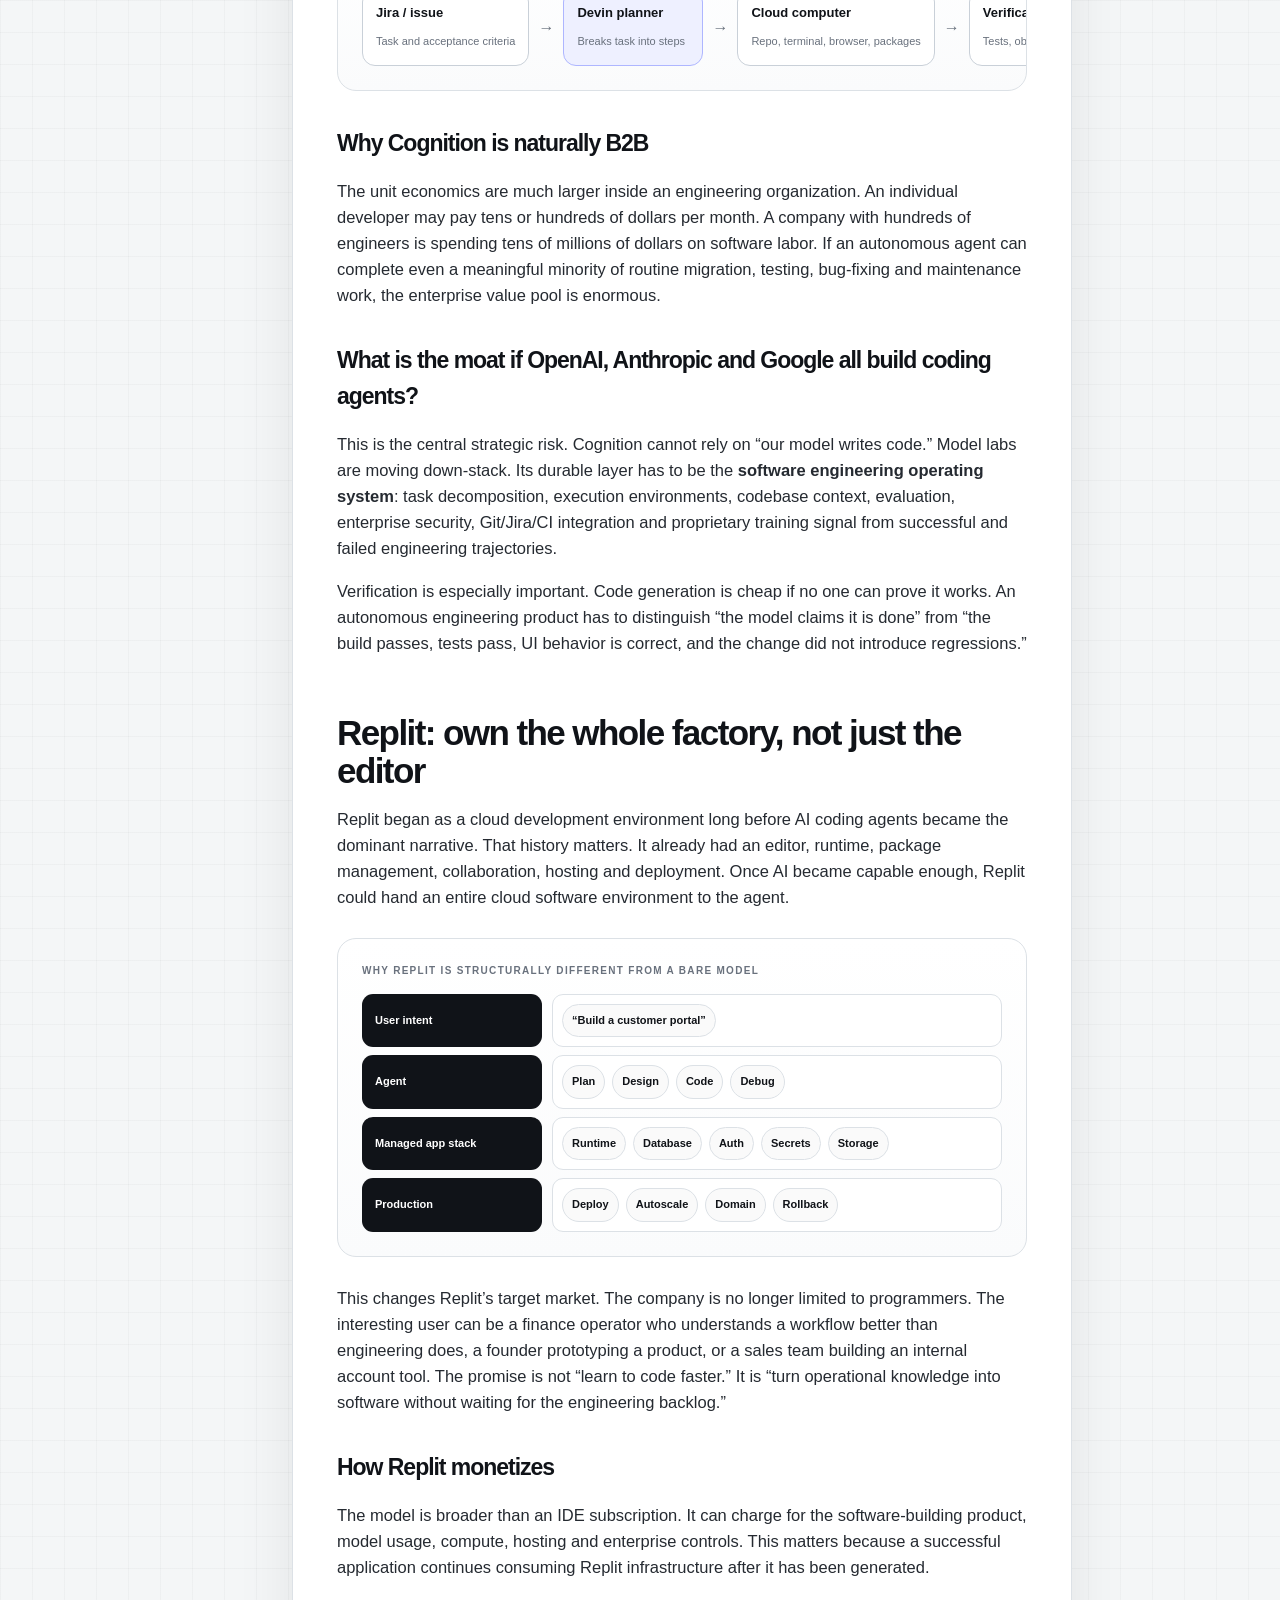
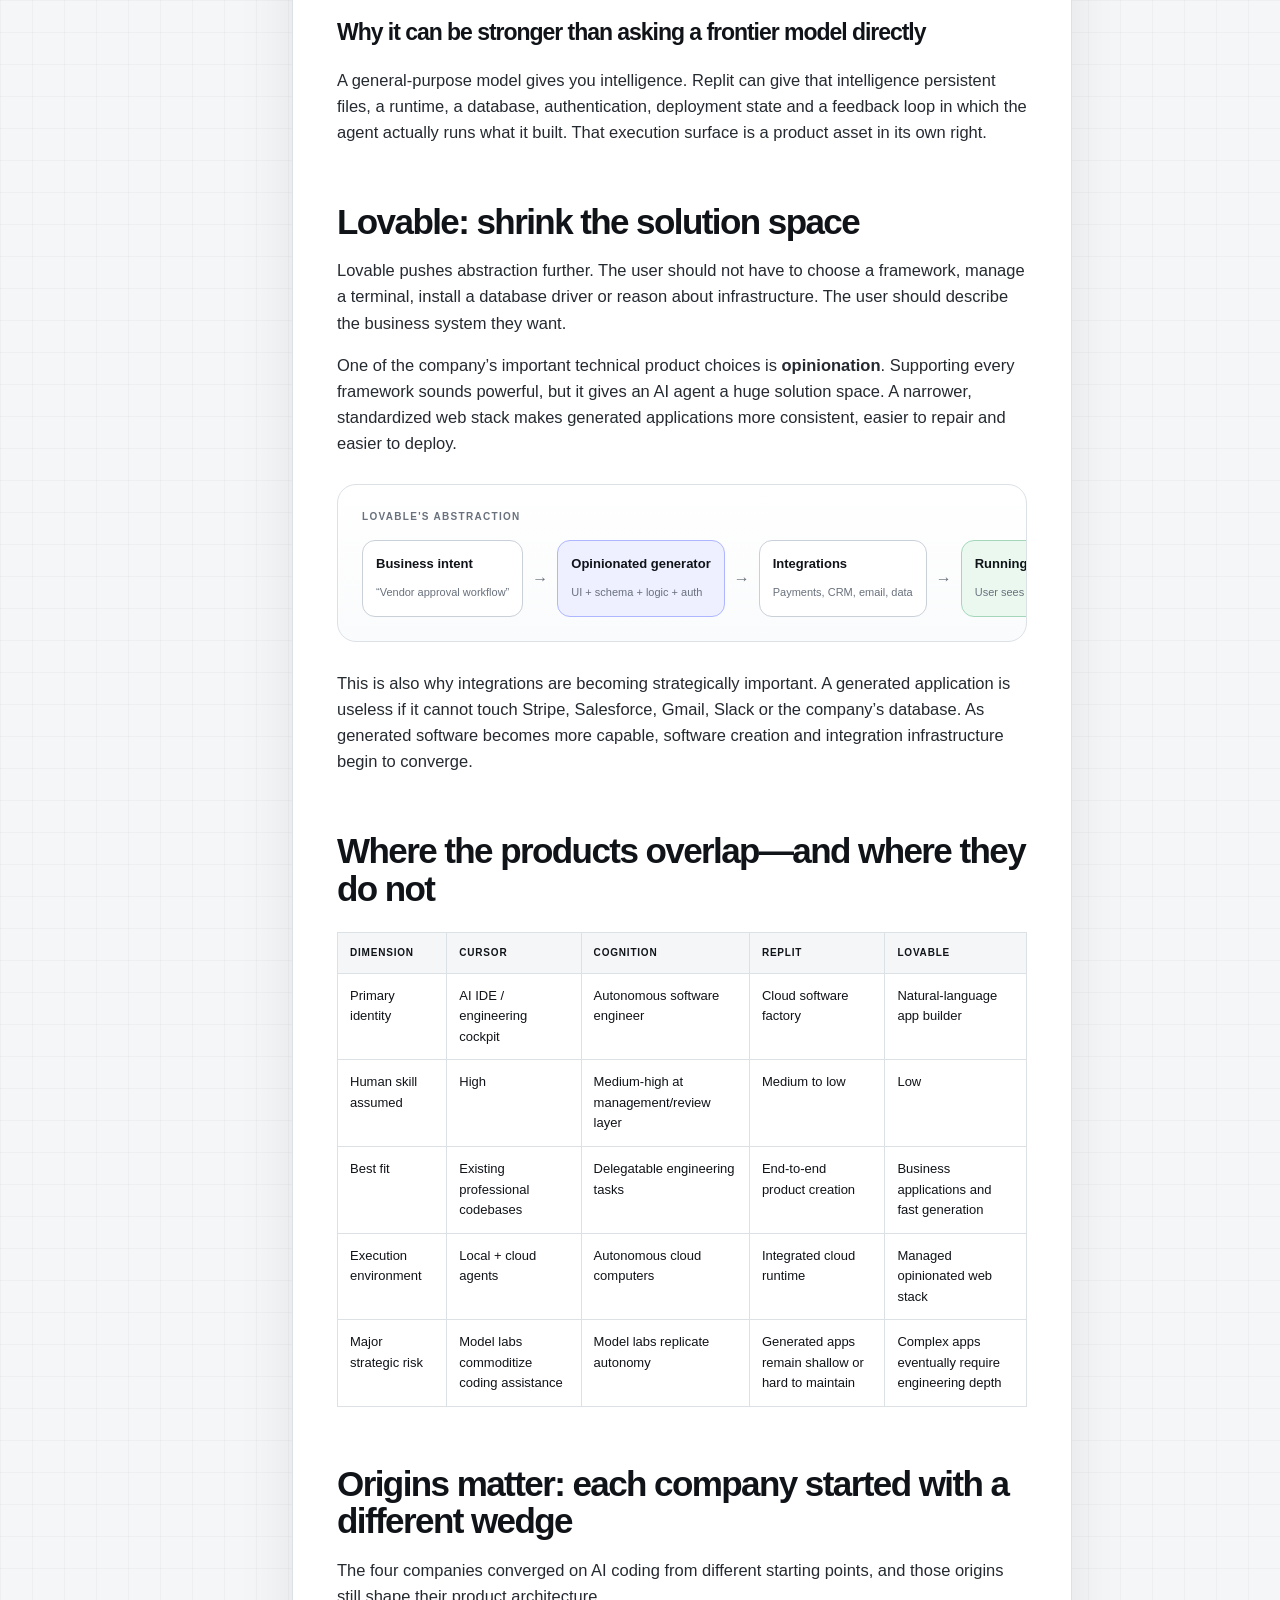
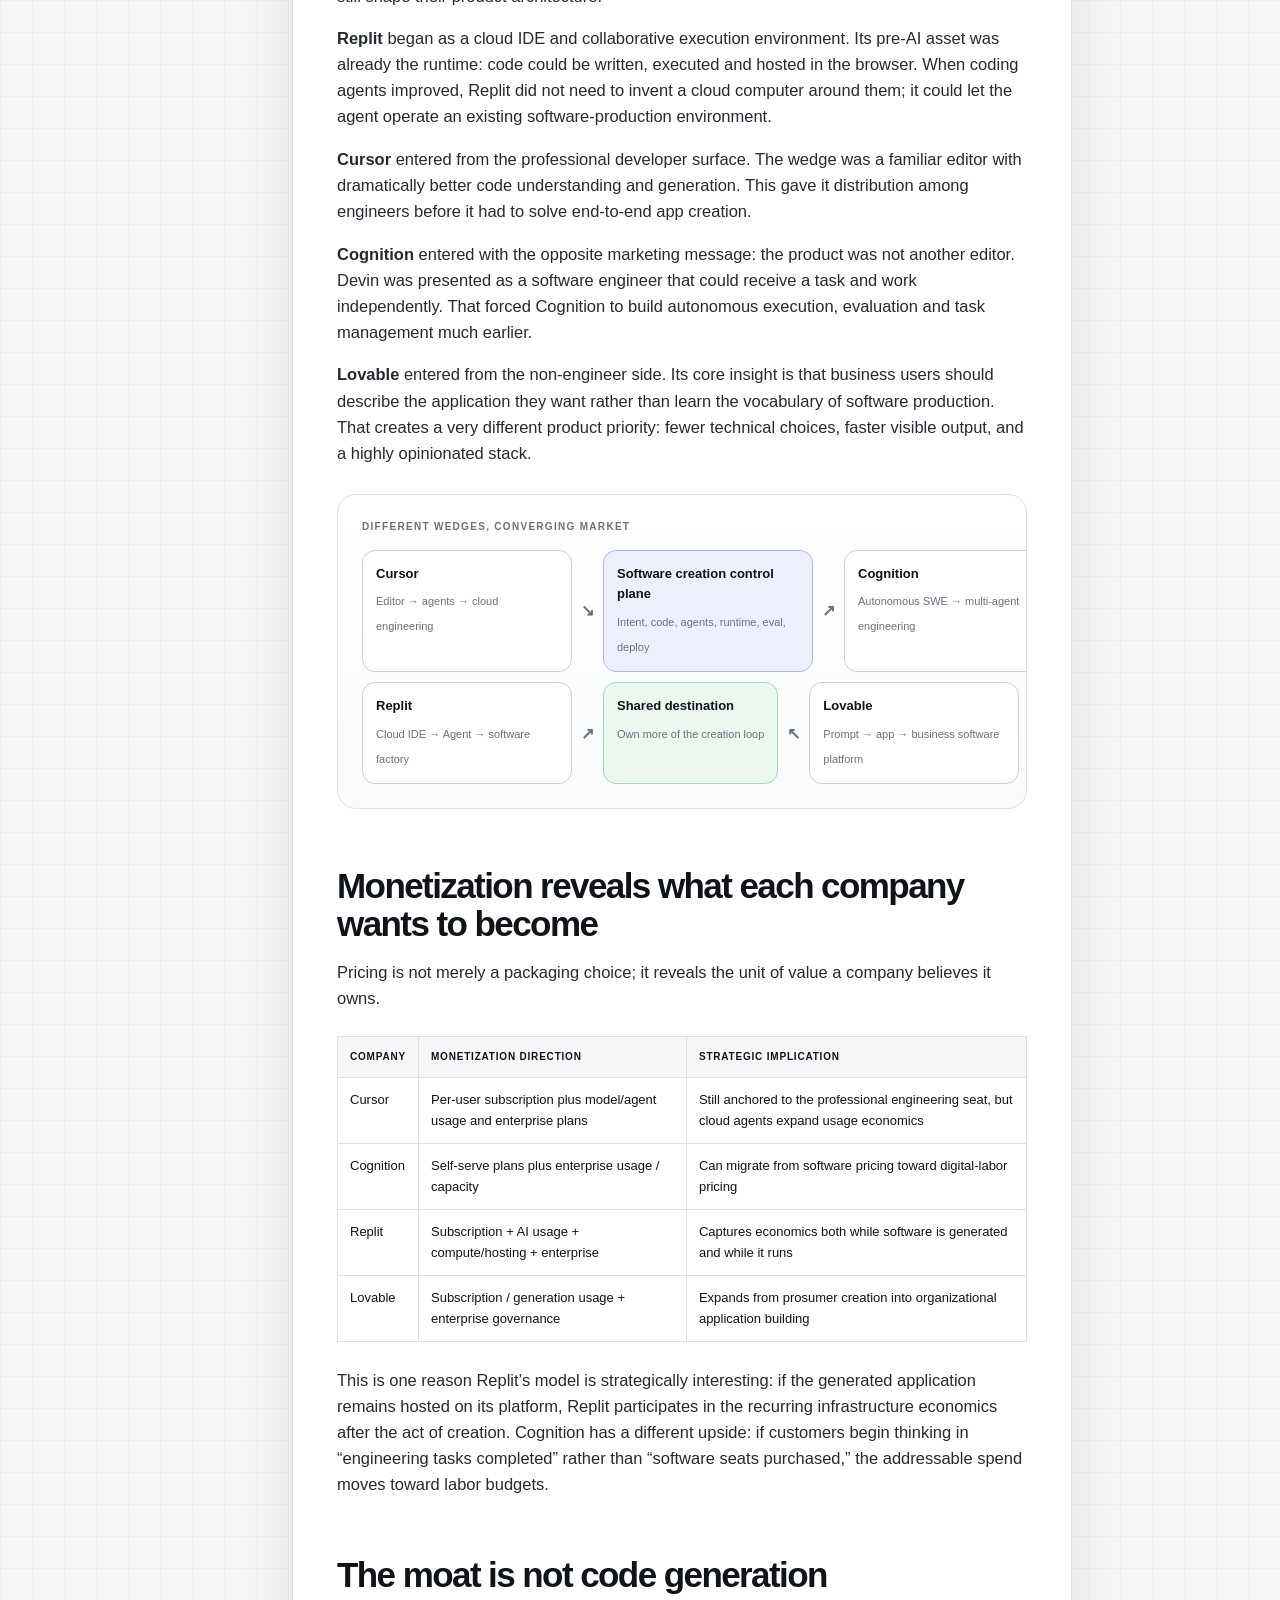
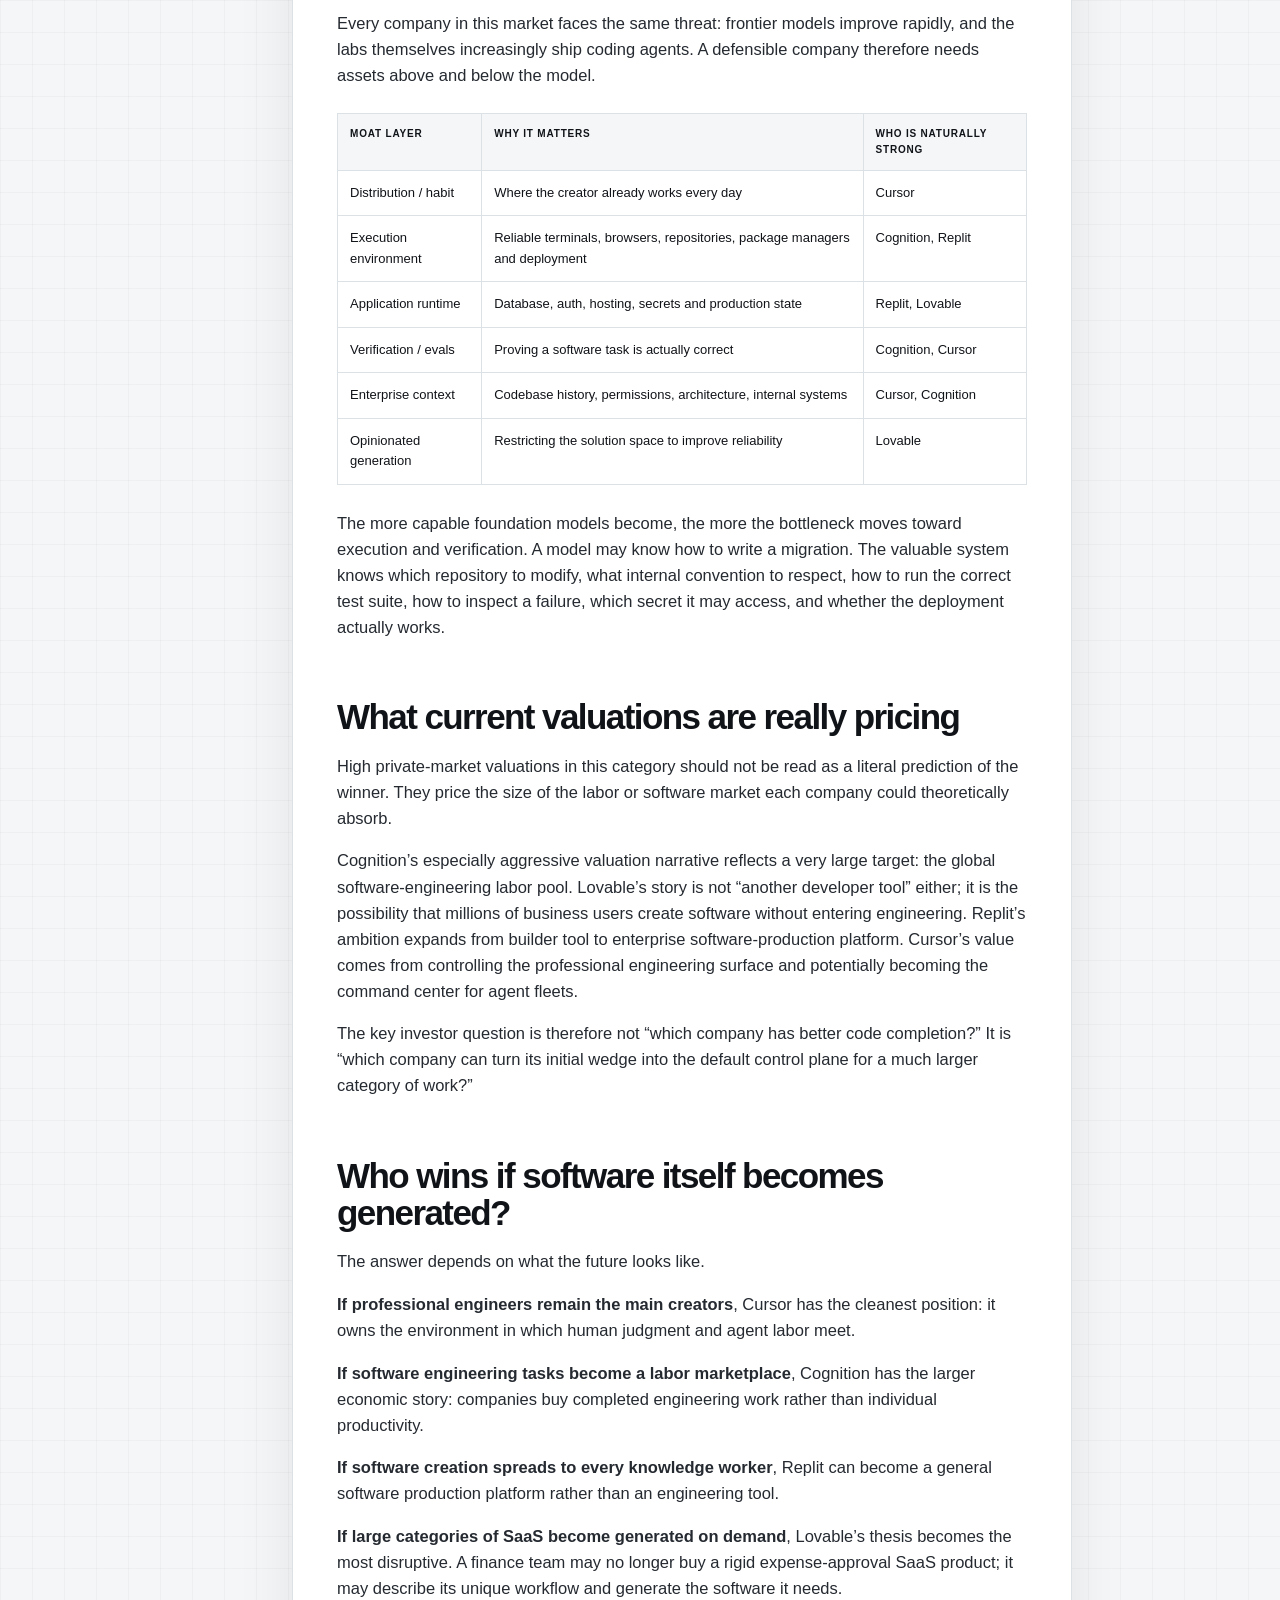
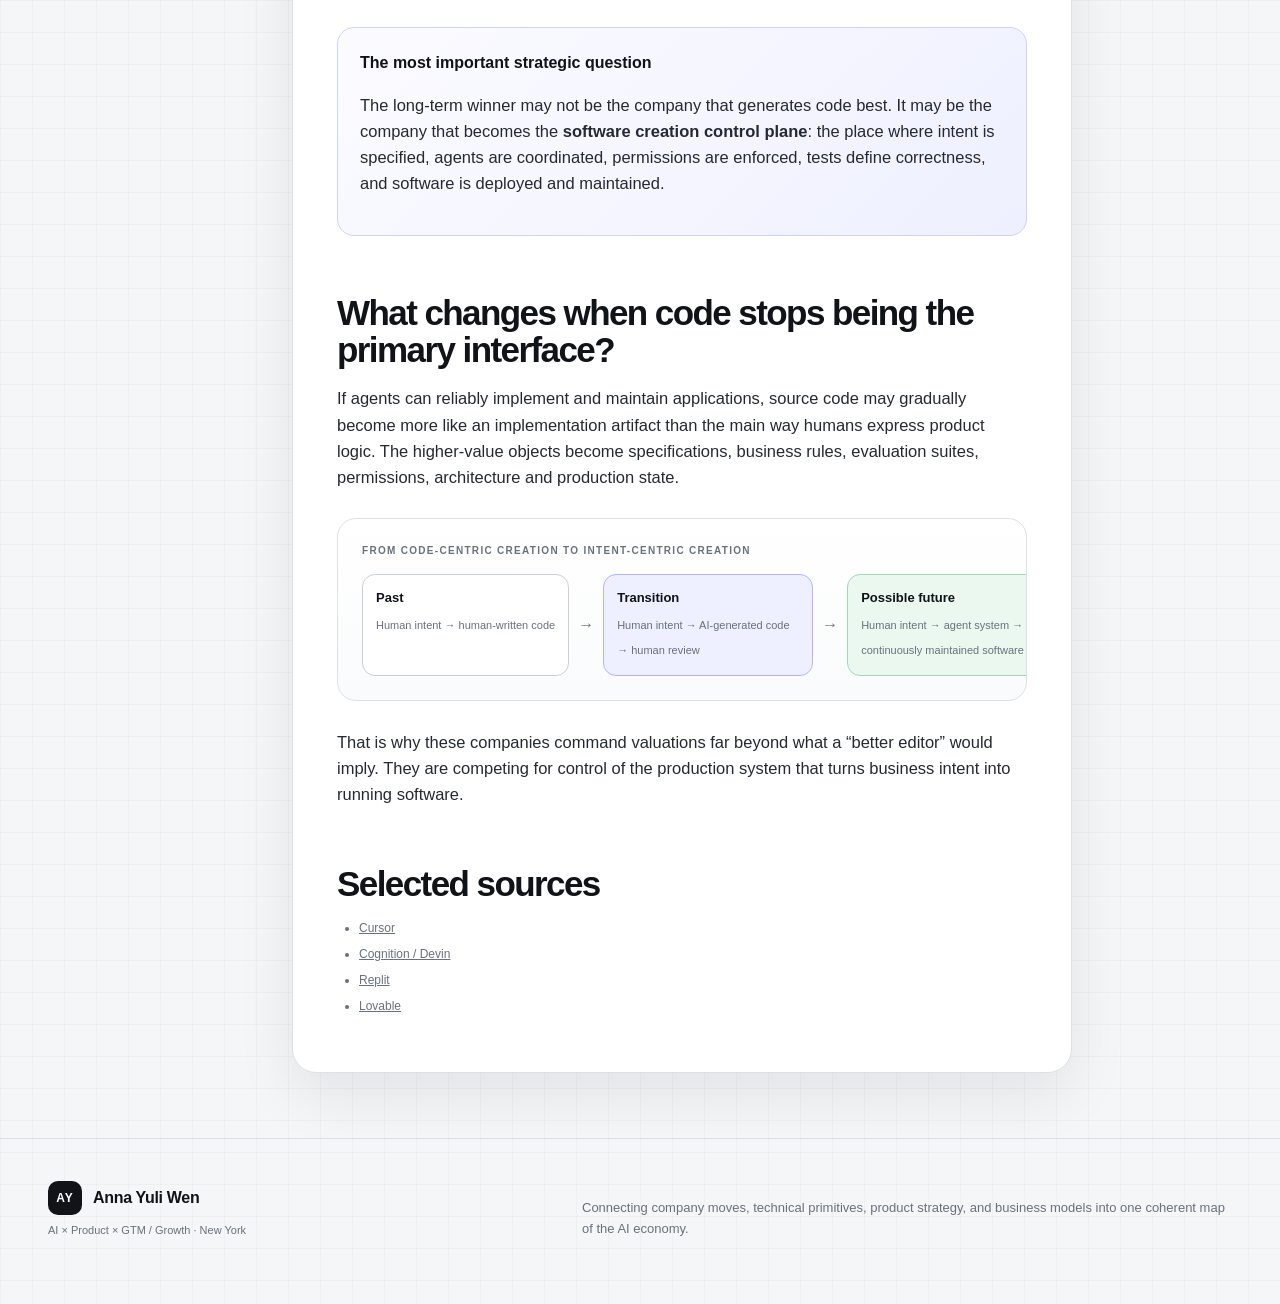
<file: articles/software-creation.html>
<!doctype html><html lang="en"><head><meta charset="utf-8"><meta name="viewport" content="width=device-width,initial-scale=1">
<title>Will Engineers Still Write Software? Cursor vs. Cognition vs. Replit vs. Lovable — Anna Yuli Wen</title><meta name="description" content="Four companies look like “AI coding startups.” They are actually betting on four different futures for who creates software, how it is verified, and who owns the control plane.">
<link rel="icon" href="../assets/mark.svg"><link rel="stylesheet" href="../styles.css"></head><body><header class="site-header"><div class="site-shell header-inner">
<a class="brand" href="../index.html"><span class="brand-mark">AY</span><span>Anna Yuli Wen</span></a>
<nav class="nav" aria-label="Primary"><a href="../ecosystem.html">Ecosystem</a><a href="../essays.html">Essays</a><a href="../big-tech.html">Big Tech AI</a><a href="../terms.html">Tech Terms</a></nav>
<button class="mobile-toggle" aria-label="Toggle navigation">☰</button></div></header>
<main><section class="article-hero"><div class="site-shell"><div class="breadcrumbs"><a href="../index.html">Home</a> / <a href="../essays.html">Essays</a> / Will Engineers Still Write Software? Cursor vs. Cognition vs. Replit vs. Lovable</div><div class="kicker">SOFTWARE · AGENTS · DIGITAL LABOR</div><h1>Will Engineers Still Write Software? Cursor vs. Cognition vs. Replit vs. Lovable</h1><p class="article-dek">Four companies look like “AI coding startups.” They are actually betting on four different futures for who creates software, how it is verified, and who owns the control plane.</p><div class="tag-row"><span class="article-tag">Cursor</span><span class="article-tag">Cognition</span><span class="article-tag">Replit</span><span class="article-tag">Lovable</span><span class="article-tag">Coding Agents</span><span class="article-tag">Sandbox</span><span class="article-tag">Software Creation</span></div><div class="article-meta"><span>Anna Yuli Wen</span><span>•</span><span>20 min</span><span>•</span><span>Updated October 2026</span></div></div></section><section><div class="site-shell article-layout"><aside class="toc"><b>In this essay</b><a href="#different-bets">Four different bets</a><a href="#software-is-more">Software ≠ code</a><a href="#cursor">Cursor</a><a href="#cognition">Cognition</a><a href="#replit">Replit</a><a href="#lovable">Lovable</a><a href="#origins">Origins</a><a href="#economics">Economics</a><a href="#moats">Moats</a><a href="#investment">Investment lens</a><a href="#compare">Comparison</a><a href="#who-wins">Who wins?</a><a href="#future">Future of creation</a></aside><article class="article-body">
<h2 id="different-bets">Four companies, four different bets</h2>
<p>Cursor, Cognition, Replit and Lovable are often grouped together as “AI coding companies.” That label is too shallow. They are optimizing for four different creators, four different workflows and four different definitions of what software production should become.</p>

<table class="compare-table"><thead><tr><th>Company</th><th>Primary user</th><th>What it is really selling</th><th>Core thesis</th></tr></thead><tbody>
<tr><td>Cursor</td><td>Professional engineer</td><td>An AI-native engineering cockpit</td><td>Engineers remain central, but supervise more AI work</td></tr>
<tr><td>Cognition / Devin</td><td>Engineering organizations</td><td>Delegatable software-engineering labor</td><td>Many engineering tasks become digital labor</td></tr>
<tr><td>Replit</td><td>Founders, operators, enterprise builders</td><td>Idea-to-running-software production</td><td>Software creation becomes accessible outside engineering</td></tr>
<tr><td>Lovable</td><td>Non-technical and semi-technical builders</td><td>Natural-language application generation</td><td>Users should express business intent, not framework choices</td></tr>
</tbody></table>

<div class="diagram"><div class="diagram-title">How the four companies position the human</div><div class="axis">
<div class="quad"><strong>Cognition</strong><span>High technical complexity, but more work delegated to autonomous software engineers.</span></div>
<div class="quad"><strong>Cursor</strong><span>High technical complexity, with the human engineer in tight control.</span></div>
<div class="quad"><strong>Replit</strong><span>Broader builder audience; AI plus cloud infrastructure handles much of the stack.</span></div>
<div class="quad"><strong>Lovable</strong><span>Business intent first; technical choices are aggressively abstracted away.</span></div>
</div></div>

<p>The important distinction is not who generates the best React component. It is <strong>who owns the complete software creation loop</strong>: specification, context, execution, validation, deployment, runtime and maintenance.</p>

<h2 id="software-is-more">Software is much more than code generation</h2>
<p>A frontier model can write impressive code, but software development is not the same thing as emitting source files. A production application has dependencies, a database, authentication, secrets, storage, environments, CI, deployment, monitoring, permissions and an ongoing bug/iteration loop.</p>

<div class="diagram"><div class="diagram-title">The real software creation pipeline</div><div class="flow">
<div class="node"><strong>Intent</strong><span>What should the product do?</span></div><div class="arrow">→</div>
<div class="node"><strong>Architecture</strong><span>Data model, interfaces, boundaries</span></div><div class="arrow">→</div>
<div class="node accent"><strong>Implementation</strong><span>Code, dependencies, tests</span></div><div class="arrow">→</div>
<div class="node"><strong>Production</strong><span>Deploy, secrets, database, runtime</span></div><div class="arrow">→</div>
<div class="node green"><strong>Maintenance</strong><span>Observe, debug, modify, verify</span></div>
</div></div>

<p>This is the fundamental reason that “just ask GPT to build it” does not fully substitute for Replit, Lovable or an autonomous engineering agent. The model is intelligence. These products wrap intelligence in an execution environment and a workflow.</p>

<h2 id="cursor">Cursor: the engineer remains the center</h2>
<p>Cursor’s original wedge was easy to understand: an editor that understood your code and made an engineer faster. But the company has steadily moved from autocomplete and chat toward autonomous agents that can inspect a codebase, edit multiple files, run commands, browse the application and create pull requests.</p>
<p>The product still begins from an important assumption: <strong>a professional engineer remains the owner of architecture and judgment</strong>. AI expands how much that engineer can supervise.</p>

<div class="diagram"><div class="diagram-title">Cursor's control loop</div><div class="flow">
<div class="node"><strong>Engineer</strong><span>Defines problem and constraints</span></div><div class="arrow">→</div>
<div class="node accent"><strong>Cursor agent</strong><span>Searches code, edits files, runs tools</span></div><div class="arrow">→</div>
<div class="node"><strong>Tests / browser</strong><span>Checks implementation behavior</span></div><div class="arrow">→</div>
<div class="node green"><strong>Engineer review</strong><span>Architecture, code quality, merge</span></div>
</div></div>

<h3>Why Cursor is more than a model wrapper</h3>
<p>The hard problem is context selection and tool use. A large repository may contain millions of tokens of irrelevant code. A useful coding agent must decide what to read, when to search, how to preserve architectural context, which command to run, when a failure is meaningful, and when it is actually done. The agent harness is therefore as important as the underlying model.</p>
<p>Cursor also benefits from a powerful distribution advantage: the IDE is the surface where engineers already spend hours. If software production becomes a process of supervising a fleet of agents, the IDE can evolve into the control plane for that fleet.</p>

<h2 id="cognition">Cognition: engineering labor becomes software</h2>
<p>Cognition asks a more aggressive question: if a software task is sufficiently well specified, why does a human engineer have to perform every step? Devin is therefore framed less as an assistant and more as a worker to whom a task can be delegated.</p>
<div class="diagram"><div class="diagram-title">A simplified Devin execution architecture</div><div class="flow">
<div class="node"><strong>Jira / issue</strong><span>Task and acceptance criteria</span></div><div class="arrow">→</div>
<div class="node accent"><strong>Devin planner</strong><span>Breaks task into steps</span></div><div class="arrow">→</div>
<div class="node"><strong>Cloud computer</strong><span>Repo, terminal, browser, packages</span></div><div class="arrow">→</div>
<div class="node"><strong>Verification loop</strong><span>Tests, observe, debug, retest</span></div><div class="arrow">→</div>
<div class="node green"><strong>Pull request</strong><span>Output that a team can review</span></div>
</div></div>

<h3>Why Cognition is naturally B2B</h3>
<p>The unit economics are much larger inside an engineering organization. An individual developer may pay tens or hundreds of dollars per month. A company with hundreds of engineers is spending tens of millions of dollars on software labor. If an autonomous agent can complete even a meaningful minority of routine migration, testing, bug-fixing and maintenance work, the enterprise value pool is enormous.</p>

<h3>What is the moat if OpenAI, Anthropic and Google all build coding agents?</h3>
<p>This is the central strategic risk. Cognition cannot rely on “our model writes code.” Model labs are moving down-stack. Its durable layer has to be the <strong>software engineering operating system</strong>: task decomposition, execution environments, codebase context, evaluation, enterprise security, Git/Jira/CI integration and proprietary training signal from successful and failed engineering trajectories.</p>
<p>Verification is especially important. Code generation is cheap if no one can prove it works. An autonomous engineering product has to distinguish “the model claims it is done” from “the build passes, tests pass, UI behavior is correct, and the change did not introduce regressions.”</p>

<h2 id="replit">Replit: own the whole factory, not just the editor</h2>
<p>Replit began as a cloud development environment long before AI coding agents became the dominant narrative. That history matters. It already had an editor, runtime, package management, collaboration, hosting and deployment. Once AI became capable enough, Replit could hand an entire cloud software environment to the agent.</p>

<div class="diagram"><div class="diagram-title">Why Replit is structurally different from a bare model</div><div class="stack">
<div class="stack-row"><div class="stack-label">User intent</div><div class="stack-content"><span class="chip">“Build a customer portal”</span></div></div>
<div class="stack-row"><div class="stack-label">Agent</div><div class="stack-content"><span class="chip">Plan</span><span class="chip">Design</span><span class="chip">Code</span><span class="chip">Debug</span></div></div>
<div class="stack-row"><div class="stack-label">Managed app stack</div><div class="stack-content"><span class="chip">Runtime</span><span class="chip">Database</span><span class="chip">Auth</span><span class="chip">Secrets</span><span class="chip">Storage</span></div></div>
<div class="stack-row"><div class="stack-label">Production</div><div class="stack-content"><span class="chip">Deploy</span><span class="chip">Autoscale</span><span class="chip">Domain</span><span class="chip">Rollback</span></div></div>
</div></div>

<p>This changes Replit’s target market. The company is no longer limited to programmers. The interesting user can be a finance operator who understands a workflow better than engineering does, a founder prototyping a product, or a sales team building an internal account tool. The promise is not “learn to code faster.” It is “turn operational knowledge into software without waiting for the engineering backlog.”</p>

<h3>How Replit monetizes</h3>
<p>The model is broader than an IDE subscription. It can charge for the software-building product, model usage, compute, hosting and enterprise controls. This matters because a successful application continues consuming Replit infrastructure after it has been generated.</p>

<h3>Why it can be stronger than asking a frontier model directly</h3>
<p>A general-purpose model gives you intelligence. Replit can give that intelligence persistent files, a runtime, a database, authentication, deployment state and a feedback loop in which the agent actually runs what it built. That execution surface is a product asset in its own right.</p>

<h2 id="lovable">Lovable: shrink the solution space</h2>
<p>Lovable pushes abstraction further. The user should not have to choose a framework, manage a terminal, install a database driver or reason about infrastructure. The user should describe the business system they want.</p>
<p>One of the company’s important technical product choices is <strong>opinionation</strong>. Supporting every framework sounds powerful, but it gives an AI agent a huge solution space. A narrower, standardized web stack makes generated applications more consistent, easier to repair and easier to deploy.</p>

<div class="diagram"><div class="diagram-title">Lovable's abstraction</div><div class="flow">
<div class="node"><strong>Business intent</strong><span>“Vendor approval workflow”</span></div><div class="arrow">→</div>
<div class="node accent"><strong>Opinionated generator</strong><span>UI + schema + logic + auth</span></div><div class="arrow">→</div>
<div class="node"><strong>Integrations</strong><span>Payments, CRM, email, data</span></div><div class="arrow">→</div>
<div class="node green"><strong>Running application</strong><span>User sees product, not infrastructure</span></div>
</div></div>

<p>This is also why integrations are becoming strategically important. A generated application is useless if it cannot touch Stripe, Salesforce, Gmail, Slack or the company’s database. As generated software becomes more capable, software creation and integration infrastructure begin to converge.</p>

<h2 id="compare">Where the products overlap—and where they do not</h2>
<table class="compare-table"><thead><tr><th>Dimension</th><th>Cursor</th><th>Cognition</th><th>Replit</th><th>Lovable</th></tr></thead><tbody>
<tr><td>Primary identity</td><td>AI IDE / engineering cockpit</td><td>Autonomous software engineer</td><td>Cloud software factory</td><td>Natural-language app builder</td></tr>
<tr><td>Human skill assumed</td><td>High</td><td>Medium-high at management/review layer</td><td>Medium to low</td><td>Low</td></tr>
<tr><td>Best fit</td><td>Existing professional codebases</td><td>Delegatable engineering tasks</td><td>End-to-end product creation</td><td>Business applications and fast generation</td></tr>
<tr><td>Execution environment</td><td>Local + cloud agents</td><td>Autonomous cloud computers</td><td>Integrated cloud runtime</td><td>Managed opinionated web stack</td></tr>
<tr><td>Major strategic risk</td><td>Model labs commoditize coding assistance</td><td>Model labs replicate autonomy</td><td>Generated apps remain shallow or hard to maintain</td><td>Complex apps eventually require engineering depth</td></tr>
</tbody></table>


<h2 id="origins">Origins matter: each company started with a different wedge</h2>
<p>The four companies converged on AI coding from different starting points, and those origins still shape their product architecture.</p>
<p><strong>Replit</strong> began as a cloud IDE and collaborative execution environment. Its pre-AI asset was already the runtime: code could be written, executed and hosted in the browser. When coding agents improved, Replit did not need to invent a cloud computer around them; it could let the agent operate an existing software-production environment.</p>
<p><strong>Cursor</strong> entered from the professional developer surface. The wedge was a familiar editor with dramatically better code understanding and generation. This gave it distribution among engineers before it had to solve end-to-end app creation.</p>
<p><strong>Cognition</strong> entered with the opposite marketing message: the product was not another editor. Devin was presented as a software engineer that could receive a task and work independently. That forced Cognition to build autonomous execution, evaluation and task management much earlier.</p>
<p><strong>Lovable</strong> entered from the non-engineer side. Its core insight is that business users should describe the application they want rather than learn the vocabulary of software production. That creates a very different product priority: fewer technical choices, faster visible output, and a highly opinionated stack.</p>

<div class="diagram"><div class="diagram-title">Different wedges, converging market</div><div class="flow">
<div class="node"><strong>Cursor</strong><span>Editor → agents → cloud engineering</span></div><div class="arrow">↘</div>
<div class="node accent"><strong>Software creation control plane</strong><span>Intent, code, agents, runtime, eval, deploy</span></div><div class="arrow">↗</div>
<div class="node"><strong>Cognition</strong><span>Autonomous SWE → multi-agent engineering</span></div>
</div><div class="flow" style="margin-top:10px">
<div class="node"><strong>Replit</strong><span>Cloud IDE → Agent → software factory</span></div><div class="arrow">↗</div>
<div class="node green"><strong>Shared destination</strong><span>Own more of the creation loop</span></div><div class="arrow">↖</div>
<div class="node"><strong>Lovable</strong><span>Prompt → app → business software platform</span></div>
</div></div>

<h2 id="economics">Monetization reveals what each company wants to become</h2>
<p>Pricing is not merely a packaging choice; it reveals the unit of value a company believes it owns.</p>
<table class="compare-table"><thead><tr><th>Company</th><th>Monetization direction</th><th>Strategic implication</th></tr></thead><tbody>
<tr><td>Cursor</td><td>Per-user subscription plus model/agent usage and enterprise plans</td><td>Still anchored to the professional engineering seat, but cloud agents expand usage economics</td></tr>
<tr><td>Cognition</td><td>Self-serve plans plus enterprise usage / capacity</td><td>Can migrate from software pricing toward digital-labor pricing</td></tr>
<tr><td>Replit</td><td>Subscription + AI usage + compute/hosting + enterprise</td><td>Captures economics both while software is generated and while it runs</td></tr>
<tr><td>Lovable</td><td>Subscription / generation usage + enterprise governance</td><td>Expands from prosumer creation into organizational application building</td></tr>
</tbody></table>
<p>This is one reason Replit’s model is strategically interesting: if the generated application remains hosted on its platform, Replit participates in the recurring infrastructure economics after the act of creation. Cognition has a different upside: if customers begin thinking in “engineering tasks completed” rather than “software seats purchased,” the addressable spend moves toward labor budgets.</p>

<h2 id="moats">The moat is not code generation</h2>
<p>Every company in this market faces the same threat: frontier models improve rapidly, and the labs themselves increasingly ship coding agents. A defensible company therefore needs assets above and below the model.</p>
<table class="compare-table"><thead><tr><th>Moat layer</th><th>Why it matters</th><th>Who is naturally strong</th></tr></thead><tbody>
<tr><td>Distribution / habit</td><td>Where the creator already works every day</td><td>Cursor</td></tr>
<tr><td>Execution environment</td><td>Reliable terminals, browsers, repositories, package managers and deployment</td><td>Cognition, Replit</td></tr>
<tr><td>Application runtime</td><td>Database, auth, hosting, secrets and production state</td><td>Replit, Lovable</td></tr>
<tr><td>Verification / evals</td><td>Proving a software task is actually correct</td><td>Cognition, Cursor</td></tr>
<tr><td>Enterprise context</td><td>Codebase history, permissions, architecture, internal systems</td><td>Cursor, Cognition</td></tr>
<tr><td>Opinionated generation</td><td>Restricting the solution space to improve reliability</td><td>Lovable</td></tr>
</tbody></table>
<p>The more capable foundation models become, the more the bottleneck moves toward execution and verification. A model may know how to write a migration. The valuable system knows which repository to modify, what internal convention to respect, how to run the correct test suite, how to inspect a failure, which secret it may access, and whether the deployment actually works.</p>

<h2 id="investment">What current valuations are really pricing</h2>
<p>High private-market valuations in this category should not be read as a literal prediction of the winner. They price the size of the labor or software market each company could theoretically absorb.</p>
<p>Cognition’s especially aggressive valuation narrative reflects a very large target: the global software-engineering labor pool. Lovable’s story is not “another developer tool” either; it is the possibility that millions of business users create software without entering engineering. Replit’s ambition expands from builder tool to enterprise software-production platform. Cursor’s value comes from controlling the professional engineering surface and potentially becoming the command center for agent fleets.</p>
<p>The key investor question is therefore not “which company has better code completion?” It is “which company can turn its initial wedge into the default control plane for a much larger category of work?”</p>

<h2 id="who-wins">Who wins if software itself becomes generated?</h2>
<p>The answer depends on what the future looks like.</p>
<p><strong>If professional engineers remain the main creators</strong>, Cursor has the cleanest position: it owns the environment in which human judgment and agent labor meet.</p>
<p><strong>If software engineering tasks become a labor marketplace</strong>, Cognition has the larger economic story: companies buy completed engineering work rather than individual productivity.</p>
<p><strong>If software creation spreads to every knowledge worker</strong>, Replit can become a general software production platform rather than an engineering tool.</p>
<p><strong>If large categories of SaaS become generated on demand</strong>, Lovable’s thesis becomes the most disruptive. A finance team may no longer buy a rigid expense-approval SaaS product; it may describe its unique workflow and generate the software it needs.</p>

<div class="callout"><h4>The most important strategic question</h4><p>The long-term winner may not be the company that generates code best. It may be the company that becomes the <strong>software creation control plane</strong>: the place where intent is specified, agents are coordinated, permissions are enforced, tests define correctness, and software is deployed and maintained.</p></div>

<h2 id="future">What changes when code stops being the primary interface?</h2>
<p>If agents can reliably implement and maintain applications, source code may gradually become more like an implementation artifact than the main way humans express product logic. The higher-value objects become specifications, business rules, evaluation suites, permissions, architecture and production state.</p>

<div class="diagram"><div class="diagram-title">From code-centric creation to intent-centric creation</div><div class="flow">
<div class="node"><strong>Past</strong><span>Human intent → human-written code</span></div><div class="arrow">→</div>
<div class="node accent"><strong>Transition</strong><span>Human intent → AI-generated code → human review</span></div><div class="arrow">→</div>
<div class="node green"><strong>Possible future</strong><span>Human intent → agent system → continuously maintained software</span></div>
</div></div>

<p>That is why these companies command valuations far beyond what a “better editor” would imply. They are competing for control of the production system that turns business intent into running software.</p>

<h2 id="sources">Selected sources</h2>
<ul class="source-list">
<li><a href="https://www.cursor.com/">Cursor</a></li>
<li><a href="https://cognition.ai/">Cognition / Devin</a></li>
<li><a href="https://replit.com/">Replit</a></li>
<li><a href="https://lovable.dev/">Lovable</a></li>
</ul>
</article><aside class="aside"><div class="aside-card"><b>Core lens</b><p>Where does durable value sit if models continue getting better and cheaper?</p></div></aside></div></section></main><footer class="footer"><div class="site-shell footer-inner"><div><div class="brand"><span class="brand-mark">AY</span><span>Anna Yuli Wen</span></div><p class="footer-note">AI × Product × GTM / Growth · New York</p></div><p>Connecting company moves, technical primitives, product strategy, and business models into one coherent map of the AI economy.</p></div></footer><script src="../site-data.js"></script><script src="../script.js"></script></body></html>
</file>
<file: styles.css>
:root{
  --bg:#f4f6f7;--paper:#fff;--ink:#101318;--muted:#69717d;--line:#dce1e6;--line2:#c9d0d8;
  --accent:#4757ff;--aqua:#0aa6a6;--lime:#65a30d;--orange:#f97316;--rose:#db2777;--coral:#e95b50;--amber:#d99b12;--green:#169b62;
  --violet:#7357e8;--cyan:#0b91b7;--blue:#2979db;--indigo:#4c5bd5;--teal:#168b82;--purple:#8b4fcc;--slate:#657383;--stone:#7b746c;
  --soft:#eef0ff;--shadow:0 22px 60px rgba(16,19,24,.08);--radius:22px;--max:1240px;
}
*{box-sizing:border-box}html{scroll-behavior:smooth}body{margin:0;color:var(--ink);font-family:Inter,ui-sans-serif,-apple-system,BlinkMacSystemFont,"Segoe UI",Roboto,Helvetica,Arial,sans-serif;line-height:1.58;background:linear-gradient(rgba(16,19,24,.028) 1px,transparent 1px),linear-gradient(90deg,rgba(16,19,24,.028) 1px,transparent 1px),var(--bg);background-size:32px 32px}a{color:inherit}.site-shell{max-width:var(--max);margin:auto;padding:0 28px}.site-header{position:sticky;top:0;z-index:100;background:rgba(244,246,247,.9);backdrop-filter:blur(18px);border-bottom:1px solid rgba(201,208,216,.72)}.header-inner{height:72px;display:flex;align-items:center;justify-content:space-between;gap:26px}.brand{display:flex;align-items:center;gap:11px;text-decoration:none;font-weight:800;letter-spacing:-.02em}.brand-mark{width:34px;height:34px;display:grid;place-items:center;border-radius:10px;background:var(--ink);color:#fff;font-size:12px;letter-spacing:.08em}.nav{display:flex;gap:24px;align-items:center}.nav a{font-size:14px;text-decoration:none;color:var(--muted);font-weight:700;padding:8px 0;position:relative}.nav a:hover,.nav a.active{color:var(--ink)}.nav a.active:after{content:"";position:absolute;left:0;right:0;bottom:1px;height:2px;background:var(--accent)}.mobile-toggle{display:none;background:none;border:0;font-size:23px}.hero{padding:88px 0 70px}.eyebrow{font-size:11px;text-transform:uppercase;letter-spacing:.16em;font-weight:850;color:var(--muted);display:flex;align-items:center;gap:10px}.eyebrow:before{content:"";width:28px;height:2px;background:var(--accent)}h1,h2,h3{letter-spacing:-.045em}.hero h1,.page-hero h1{font-size:clamp(48px,7.7vw,94px);line-height:.96;max-width:1120px;margin:22px 0 25px}.hero .lede,.page-hero .lede{font-size:clamp(19px,2.25vw,28px);letter-spacing:-.025em;color:#353b44;max-width:900px}.hero-actions{display:flex;flex-wrap:wrap;gap:11px;margin-top:30px}.btn{display:inline-flex;align-items:center;gap:9px;padding:12px 16px;border-radius:12px;border:1px solid var(--line2);background:#fff;text-decoration:none;font-size:14px;font-weight:750}.btn.primary{background:var(--ink);border-color:var(--ink);color:#fff}.btn:hover{transform:translateY(-1px)}.time-rail{margin-top:58px;display:grid;grid-template-columns:repeat(3,1fr);gap:12px}.time-card{border-top:2px solid var(--ink);padding:16px 4px 0}.time-card b{font-size:12px;text-transform:uppercase;letter-spacing:.12em}.time-card h3{font-size:25px;margin:7px 0 5px}.time-card p{color:var(--muted);margin:0;font-size:14px}.section{padding:70px 0}.section-head{display:flex;justify-content:space-between;gap:30px;align-items:end;margin-bottom:28px}.section-title{font-size:clamp(34px,4.8vw,60px);line-height:1;margin:8px 0 0}.section-sub{color:var(--muted);font-size:17px;max-width:780px}.feature-grid{display:grid;grid-template-columns:repeat(12,1fr);gap:16px}.feature-card{position:relative;min-height:260px;border:1px solid var(--line);border-radius:22px;background:rgba(255,255,255,.93);padding:24px;text-decoration:none;display:flex;flex-direction:column;justify-content:space-between;overflow:hidden;transition:.2s}.feature-card:hover{transform:translateY(-4px);box-shadow:var(--shadow);border-color:#c7ccd4}.feature-card:nth-child(1){grid-column:span 7}.feature-card:nth-child(2){grid-column:span 5}.feature-card:nth-child(3){grid-column:span 5}.feature-card:nth-child(4){grid-column:span 7}.feature-card .num{font:700 12px ui-monospace,SFMono-Regular,Menlo,monospace;color:var(--accent)}.feature-card h3{font-size:clamp(26px,3vw,40px);line-height:1.04;margin:22px 0 12px;max-width:650px}.feature-card p{color:var(--muted);margin:0;max-width:680px}.feature-card .arrow-link{margin-top:24px;font-weight:800;font-size:13px}.feature-card:after{content:"";position:absolute;width:180px;height:180px;border:1px solid var(--line);border-radius:50%;right:-80px;top:-82px;background:radial-gradient(circle,var(--soft),transparent 65%)}.about-grid{display:grid;grid-template-columns:.8fr 1.2fr;gap:38px}.profile-card,.plain-card{background:#fff;border:1px solid var(--line);border-radius:22px;padding:26px}.profile-role{font-size:31px;line-height:1.02;margin:16px 0}.profile-card p,.plain-card p{color:var(--muted)}.profile-tags,.tag-row{display:flex;flex-wrap:wrap;gap:8px;margin-top:18px}.tag,.article-tag{padding:6px 10px;border-radius:999px;border:1px solid color-mix(in srgb,var(--tag-color,var(--accent)) 28%,white);background:color-mix(in srgb,var(--tag-color,var(--accent)) 9%,white);color:color-mix(in srgb,var(--tag-color,var(--accent)) 80%,#111);font-size:11px;font-weight:800}.page-hero{padding:72px 0 42px}.page-hero h1{font-size:clamp(44px,6.5vw,82px)}.page-hero .lede{max-width:960px}.page-meta{margin-top:20px;color:var(--muted);font-size:13px}.toolbar{position:sticky;top:72px;z-index:30;background:rgba(244,246,247,.94);backdrop-filter:blur(14px);border-top:1px solid var(--line);border-bottom:1px solid var(--line);padding:12px 0}.toolbar-inner{display:flex;gap:10px;align-items:center;flex-wrap:wrap}.filter-group{display:flex;gap:7px;flex-wrap:wrap}.filter-btn,.view-btn{border:1px solid var(--line2);background:#fff;border-radius:999px;padding:8px 11px;font-size:12px;font-weight:750;cursor:pointer;color:#4e5661}.filter-btn.active,.view-btn.active{background:var(--ink);color:#fff;border-color:var(--ink)}.select{border:1px solid var(--line2);background:#fff;border-radius:10px;padding:9px 12px;color:var(--ink)}.map-section{padding:30px 0 80px}.map-legend{display:flex;flex-wrap:wrap;gap:8px;margin:10px 0 25px}.legend-chip{font-size:11px;font-weight:800;padding:6px 9px;border:1px solid var(--line);border-left:4px solid var(--c);border-radius:8px;background:#fff}.ecosystem-stack{display:grid;gap:18px}.layer-block{border:1px solid var(--line);border-radius:22px;background:rgba(255,255,255,.8);overflow:hidden}.layer-head{display:flex;justify-content:space-between;gap:20px;padding:18px 20px;background:#11141a;color:#fff}.layer-head strong{font-size:18px}.layer-head span{font-size:12px;color:#bbc1ca}.industry-groups{padding:16px;display:grid;grid-template-columns:repeat(2,minmax(0,1fr));gap:14px}.industry-group{border:1px solid var(--line);border-radius:16px;background:#fff;padding:14px}.industry-title{font-size:11px;text-transform:uppercase;letter-spacing:.12em;font-weight:850;color:var(--muted);margin-bottom:10px}.company-nodes{display:flex;flex-wrap:wrap;gap:8px}.company-node{border:1px solid color-mix(in srgb,var(--arena) 30%,white);border-left:4px solid var(--arena);background:color-mix(in srgb,var(--arena) 6%,white);border-radius:10px;padding:9px 10px;min-width:145px;max-width:235px;flex:1 1 170px}.company-node b{display:block;font-size:12px;line-height:1.25}.company-node small{display:block;color:var(--muted);font-size:10px;margin-top:3px;line-height:1.3}.industry-view{display:grid;grid-template-columns:repeat(2,minmax(0,1fr));gap:16px}.industry-block{border:1px solid var(--line);border-radius:20px;background:#fff;padding:18px}.industry-block h3{font-size:23px;margin:0 0 15px}.layer-strip{margin:12px 0}.layer-strip-label{font-size:10px;text-transform:uppercase;letter-spacing:.12em;color:var(--muted);font-weight:800;margin-bottom:6px}.empty-state{padding:50px;text-align:center;color:var(--muted);background:#fff;border:1px dashed var(--line2);border-radius:20px}.article-grid{display:grid;grid-template-columns:repeat(12,1fr);gap:18px}.article-card{position:relative;border:1px solid var(--line);border-radius:22px;background:#fff;padding:25px;text-decoration:none;min-height:300px;display:flex;flex-direction:column;justify-content:space-between;transition:.2s}.article-card:hover{transform:translateY(-4px);box-shadow:var(--shadow)}.article-card:nth-child(1){grid-column:span 7}.article-card:nth-child(2){grid-column:span 5}.article-card:nth-child(3){grid-column:span 5}.article-card:nth-child(4){grid-column:span 7}.article-card:nth-child(5){grid-column:span 12;min-height:260px}.article-card h2{font-size:clamp(27px,3.4vw,43px);line-height:1.02;margin:18px 0 12px;max-width:780px}.article-card p{color:var(--muted);max-width:760px}.article-index{font:800 11px ui-monospace,SFMono-Regular,Menlo,monospace;color:var(--accent)}.article-card .tag-row{margin:17px 0}.article-foot{display:flex;gap:11px;color:var(--muted);font-size:12px}.network-wrap{padding:28px 0 80px}.network-canvas{height:1040px;min-width:980px;position:relative;border:1px solid var(--line);border-radius:26px;background:radial-gradient(circle at 50% 50%,rgba(71,87,255,.07),transparent 40%),#fff;overflow:hidden}.network-scroll{overflow:auto;padding-bottom:12px}.network-svg{position:absolute;inset:0;width:100%;height:100%;pointer-events:none;z-index:1}.tech-node{position:absolute;transform:translate(-50%,-50%);width:210px;background:#fff;border:1px solid var(--line2);border-top:4px solid var(--accent-node,#111);border-radius:16px;padding:14px;z-index:3;box-shadow:0 8px 24px rgba(16,19,24,.07);cursor:pointer;transition:.16s}.tech-node:hover{transform:translate(-50%,-50%) scale(1.025);box-shadow:var(--shadow)}.tech-node h3{font-size:18px;margin:0 0 8px}.tech-node .node-line{font-size:10px;color:var(--muted);margin:4px 0;line-height:1.35}.tech-node .node-line b{color:var(--ink)}.external-node{position:absolute;transform:translate(-50%,-50%);font-size:10px;font-weight:800;padding:7px 9px;border:1px dashed var(--line2);background:#f8f9fa;border-radius:999px;z-index:3}.network-key{display:grid;grid-template-columns:repeat(3,1fr);gap:12px;margin-top:20px}.network-key div{border-top:2px solid var(--ink);padding-top:12px;font-size:12px;color:var(--muted)}.network-key b{color:var(--ink)}.company-detail{display:none;margin-top:22px;border:1px solid var(--line);border-radius:20px;background:#fff;padding:22px}.company-detail.open{display:block}.company-detail h3{font-size:28px;margin:0 0 8px}.company-detail p{color:var(--muted)}.source-link{font-size:12px;color:var(--accent);font-weight:750}.terms-layout{display:grid;grid-template-columns:1fr 360px;gap:22px;align-items:start}.term-controls{display:flex;gap:10px;margin-bottom:20px;flex-wrap:wrap}.search-input{min-width:260px;flex:1;border:1px solid var(--line2);background:#fff;border-radius:12px;padding:11px 13px;font:inherit}.term-grid{display:grid;grid-template-columns:repeat(3,minmax(0,1fr));gap:12px}.term-card{border:1px solid var(--line);border-radius:15px;background:#fff;padding:15px;cursor:pointer;transition:.16s;text-align:left}.term-card:hover,.term-card.active{border-color:#aeb6ff;box-shadow:0 10px 28px rgba(71,87,255,.09);transform:translateY(-2px)}.term-card b{display:block;font-size:17px}.term-card small{display:block;color:var(--accent);font-size:9px;font-weight:850;text-transform:uppercase;letter-spacing:.1em;margin:4px 0 8px}.term-card p{color:var(--muted);font-size:12px;line-height:1.45;margin:0}.term-detail{position:sticky;top:98px;border:1px solid var(--line);border-radius:22px;background:#fff;padding:22px;min-height:440px}.term-detail .term-cat{font-size:10px;text-transform:uppercase;letter-spacing:.12em;color:var(--accent);font-weight:850}.term-detail h2{font-size:38px;margin:5px 0 12px}.term-detail p{color:#3f4650}.micro-flow{display:grid;gap:7px;margin:18px 0}.micro-step{position:relative;border:1px solid var(--line);border-radius:11px;padding:9px 11px;background:#f8f9fb;font-size:12px;font-weight:700}.micro-step:not(:last-child):after{content:"↓";position:absolute;bottom:-15px;left:50%;z-index:2;color:var(--accent)}.term-section{border-top:1px solid var(--line);padding-top:13px;margin-top:15px}.term-section b{font-size:12px}.term-section p{font-size:12px;margin:6px 0 0;color:var(--muted)}.article-hero{padding:62px 0 34px}.breadcrumbs{font-size:12px;color:var(--muted);margin-bottom:20px}.breadcrumbs a{text-decoration:none}.article-hero h1{font-size:clamp(43px,6.6vw,82px);line-height:.98;max-width:1120px;margin:0 0 20px}.article-dek{font-size:clamp(19px,2vw,26px);color:#3d444e;max-width:940px;letter-spacing:-.02em}.article-meta{display:flex;gap:12px;flex-wrap:wrap;color:var(--muted);font-size:12px;margin-top:20px}.article-layout{display:grid;grid-template-columns:210px minmax(0,780px) 1fr;gap:34px;align-items:start}.toc{position:sticky;top:96px;font-size:12px;padding:15px 0}.toc b{display:block;margin-bottom:9px}.toc a{display:block;text-decoration:none;color:var(--muted);padding:4px 0 4px 9px;border-left:2px solid transparent}.toc a:hover,.toc a.active{color:var(--ink);border-left-color:var(--accent)}.article-body{background:#fff;border:1px solid var(--line);border-radius:24px;padding:44px;box-shadow:var(--shadow)}.article-body h2{font-size:35px;line-height:1.07;margin:58px 0 17px;scroll-margin-top:100px}.article-body h2:first-child{margin-top:0}.article-body h3{font-size:23px;margin:34px 0 10px}.article-body p{font-size:16.5px;color:#252a31}.article-body blockquote{margin:25px 0;padding:18px 20px;border-left:4px solid var(--accent);background:var(--soft);border-radius:0 14px 14px 0;font-size:19px}.article-body ul,.article-body ol{padding-left:22px}.article-body li{margin:7px 0}.kicker{color:var(--accent);font-size:11px;font-weight:850;letter-spacing:.14em;text-transform:uppercase;margin-bottom:11px}.callout{margin:26px 0;padding:22px;border:1px solid #cdd2ff;background:linear-gradient(135deg,#fbfbff,#eef0ff);border-radius:17px}.callout h4{margin:0 0 7px}.compare-table{width:100%;border-collapse:collapse;margin:25px 0;font-size:13px}.compare-table th,.compare-table td{border:1px solid var(--line);padding:12px;vertical-align:top;text-align:left}.compare-table th{font-size:10px;text-transform:uppercase;letter-spacing:.08em;background:#f4f6f8}.source-list{font-size:12px;color:var(--muted)}.source-list a{word-break:break-word}.aside{position:sticky;top:96px}.aside-card{border:1px solid var(--line);border-radius:15px;background:#fff;padding:16px}.aside-card p{font-size:12px;color:var(--muted);margin:6px 0 0}.diagram{margin:28px 0;padding:24px;border:1px solid var(--line);border-radius:19px;background:linear-gradient(180deg,#fff,#fafbfc);overflow:auto}.diagram-title{font-size:10px;text-transform:uppercase;letter-spacing:.13em;color:var(--muted);font-weight:850;margin-bottom:15px}.flow{display:flex;align-items:stretch;gap:9px;min-width:max-content}.node{min-width:140px;max-width:210px;padding:13px;border:1px solid var(--line2);border-radius:13px;background:#fff}.node strong{display:block;font-size:13px;margin-bottom:3px}.node span{font-size:11px;color:var(--muted);line-height:1.35}.node.accent{border-color:#aeb6ff;background:var(--soft)}.node.green{border-color:#a4d7ba;background:#eaf8f0}.arrow{display:grid;place-items:center;color:var(--muted);font-weight:800}.stack{display:grid;gap:8px}.stack-row{display:grid;grid-template-columns:180px 1fr;gap:10px}.stack-label{padding:11px 13px;border-radius:11px;background:var(--ink);color:#fff;font-size:11px;font-weight:800;display:flex;align-items:center}.stack-content{display:flex;gap:7px;flex-wrap:wrap;padding:9px;border:1px solid var(--line);border-radius:11px;background:#fff}.chip{padding:7px 9px;border:1px solid var(--line);border-radius:999px;background:#fafafa;font-size:11px;font-weight:700}.branch{display:grid;grid-template-columns:1fr 60px 1fr;align-items:center;gap:12px;min-width:600px}.branch .center{text-align:center;color:var(--muted);font-weight:800}.codebox{margin:22px 0;padding:17px 19px;border-radius:15px;background:#0d1117;color:#dce5ef;overflow:auto;font:12px/1.55 ui-monospace,SFMono-Regular,Menlo,Monaco,Consolas,monospace}.footer{border-top:1px solid var(--line);padding:42px 0 65px;margin-top:65px}.footer-inner{display:flex;justify-content:space-between;gap:30px;align-items:flex-end}.footer p{color:var(--muted);font-size:13px;max-width:650px;margin:7px 0 0}.footer-note{font-size:11px!important}.update-badge{display:inline-flex;padding:6px 9px;border:1px solid var(--line);background:#fff;border-radius:999px;font-size:10px;font-weight:800;color:var(--muted)}
@media(max-width:1050px){.article-layout{grid-template-columns:1fr}.toc,.aside{display:none}.terms-layout{grid-template-columns:1fr}.term-detail{position:relative;top:auto}.network-key{grid-template-columns:1fr}.industry-groups,.industry-view{grid-template-columns:1fr}}
@media(max-width:820px){.nav{display:none;position:absolute;top:72px;left:0;right:0;padding:16px 28px;background:var(--bg);border-bottom:1px solid var(--line);flex-direction:column;align-items:flex-start}.nav.open{display:flex}.mobile-toggle{display:block}.hero{padding-top:65px}.hero h1{font-size:52px}.time-rail,.about-grid{grid-template-columns:1fr}.feature-card:nth-child(n),.article-card:nth-child(n){grid-column:span 12}.term-grid{grid-template-columns:repeat(2,1fr)}.article-body{padding:26px}.stack-row{grid-template-columns:1fr}.footer-inner{display:block}.footer-inner>p{margin-top:18px}}
@media(max-width:540px){.site-shell{padding:0 18px}.hero h1,.page-hero h1{font-size:43px}.term-grid{grid-template-columns:1fr}.search-input{min-width:0}.article-body{border-left:0;border-right:0;border-radius:0;padding:20px}.article-hero{padding-top:42px}.feature-card{min-height:230px}.company-node{max-width:none}.time-card h3{font-size:21px}}

.tag-row .article-tag:nth-child(2){--tag-color:#0b91b7}.tag-row .article-tag:nth-child(3){--tag-color:#d99b12}.tag-row .article-tag:nth-child(4){--tag-color:#168b82}.tag-row .article-tag:nth-child(5){--tag-color:#db2777}.tag-row .article-tag:nth-child(6){--tag-color:#f97316}.connection-ledger{display:grid;grid-template-columns:repeat(2,minmax(0,1fr));gap:12px;margin-top:28px}.connection-card{border:1px solid var(--line);border-radius:15px;background:#fff;padding:15px}.connection-card b{font-size:13px}.connection-card p{font-size:12px;color:var(--muted);margin:6px 0 8px}@media(max-width:820px){.connection-ledger{grid-template-columns:1fr}}
</file>
